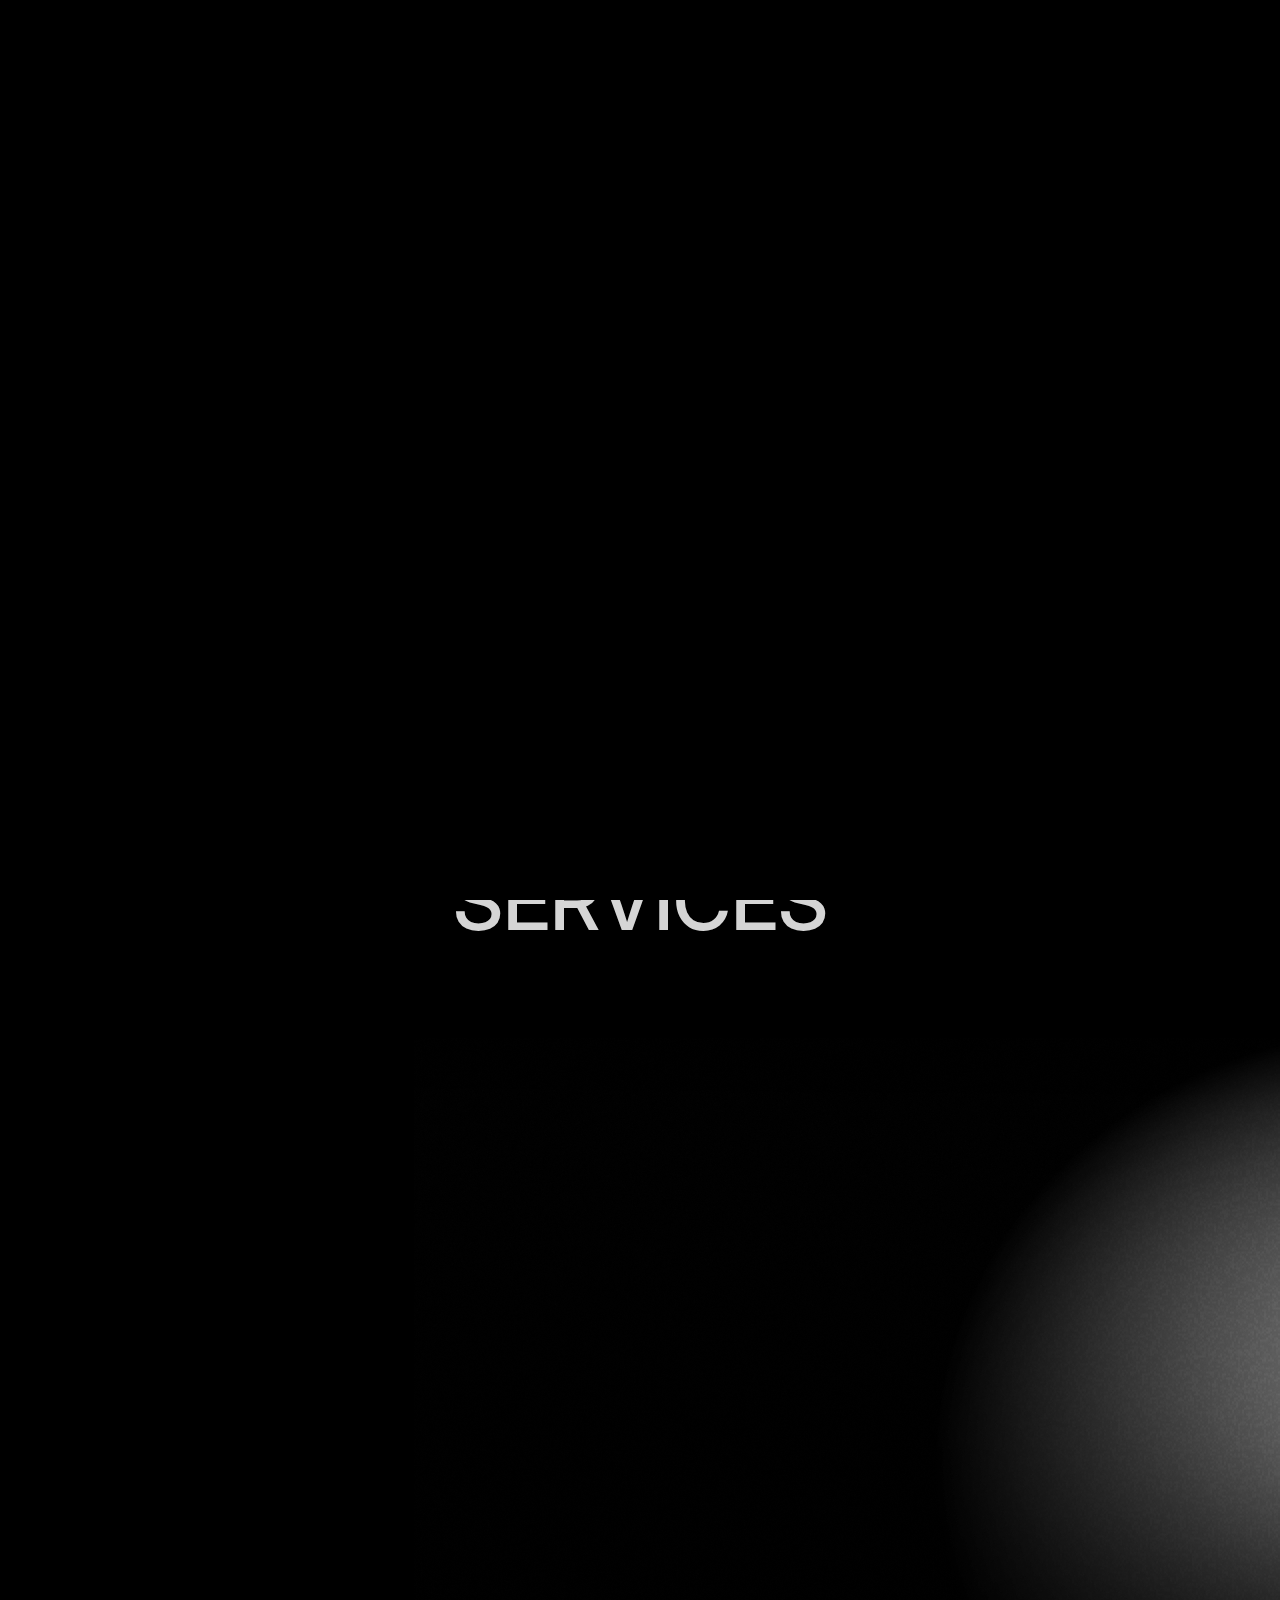
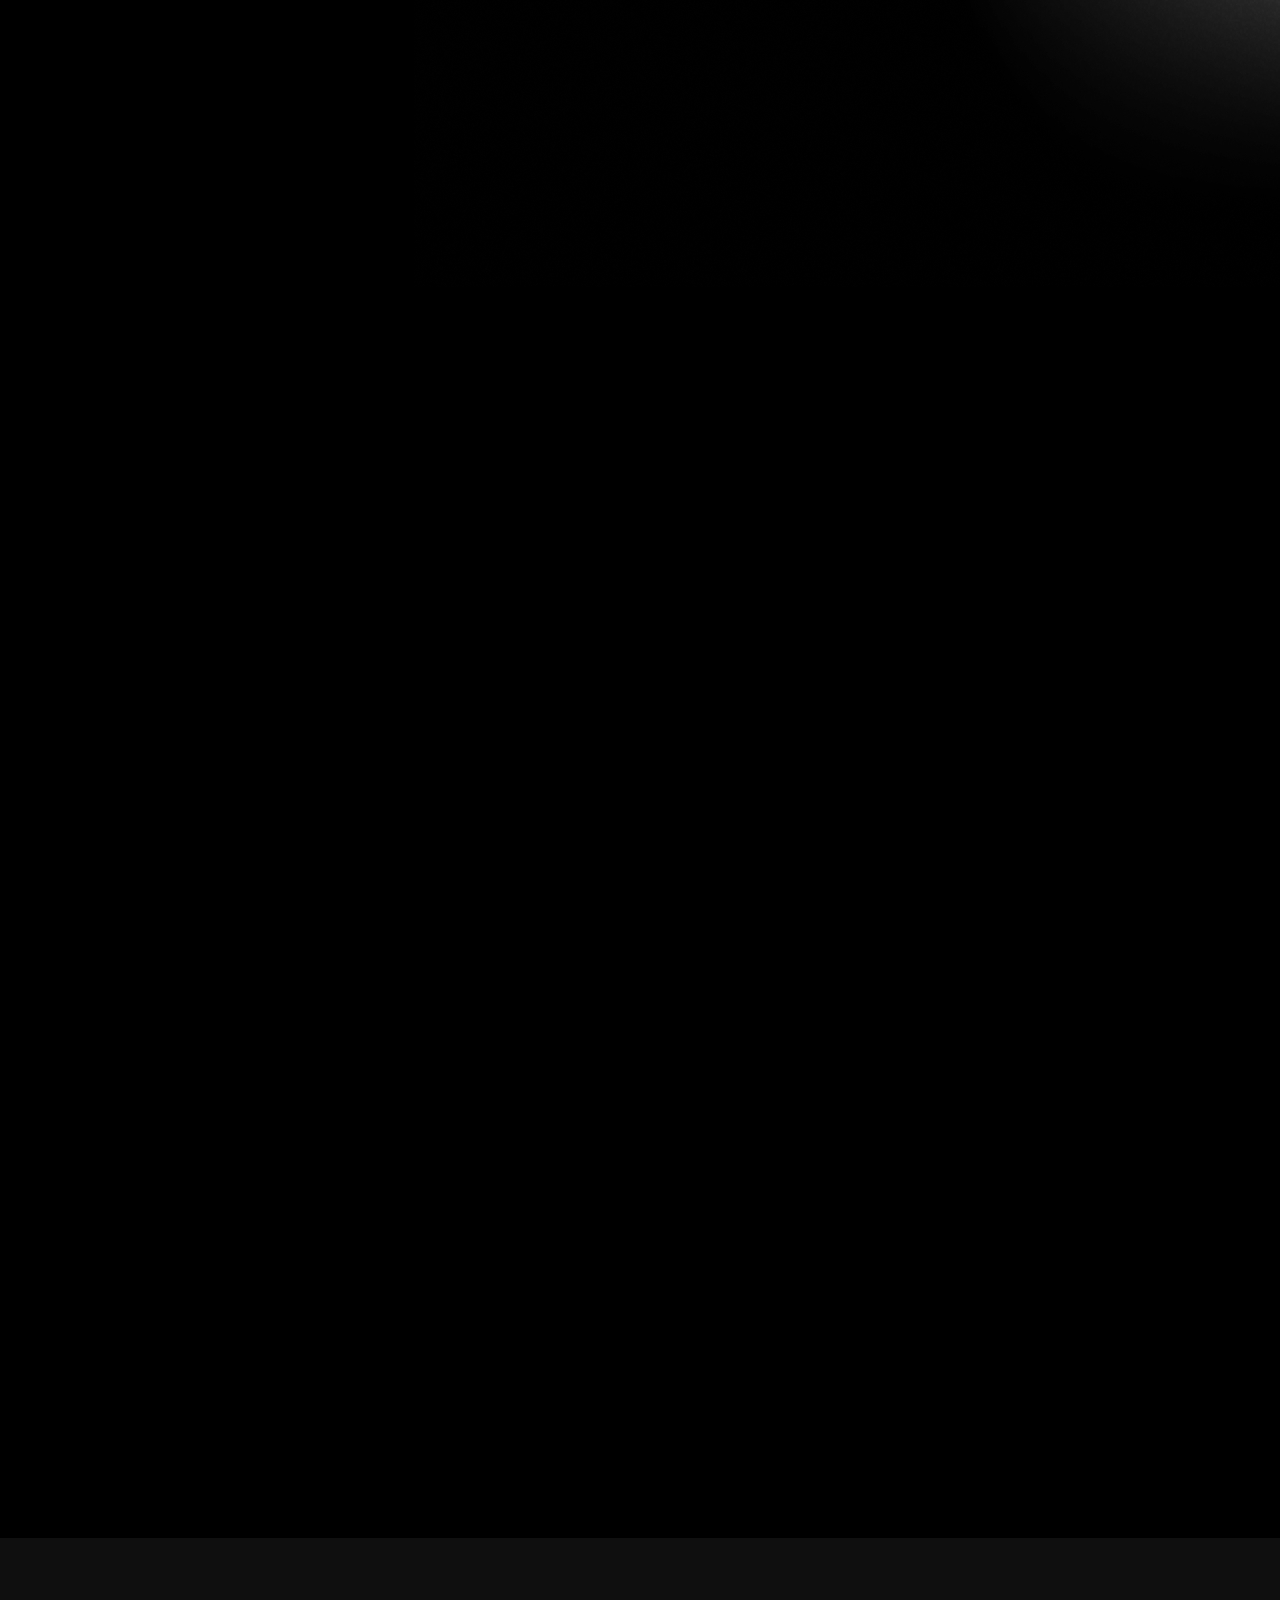
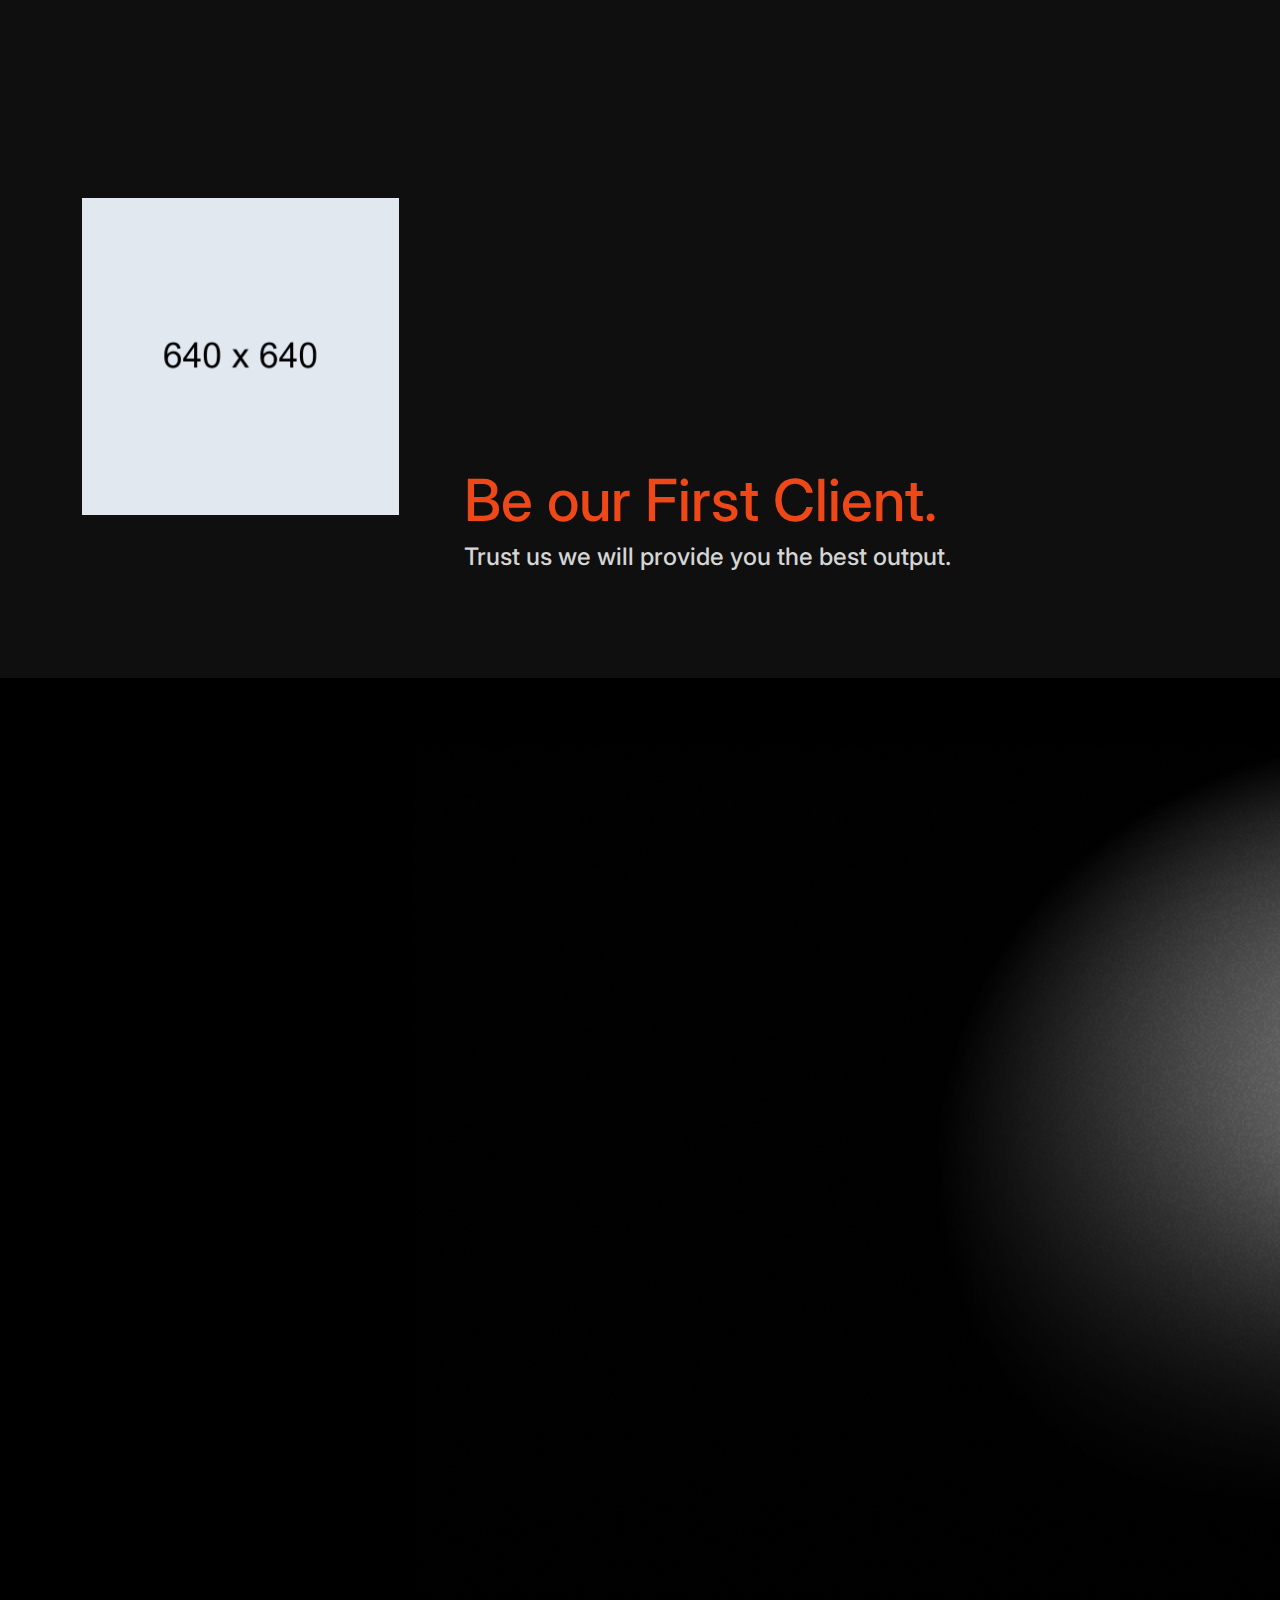
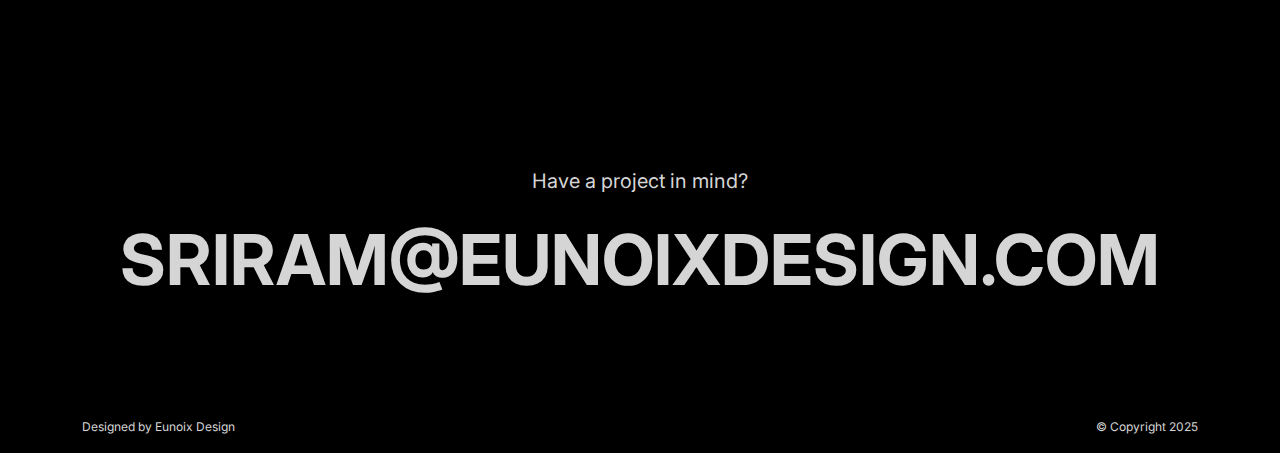
<file: index.html>
<!DOCTYPE html>
<html lang="en">

<head>
    <!-- META -->
    <meta charset="utf-8">
    <meta http-equiv="X-UA-Compatible" content="IE=edge">
    <meta name="viewport" content="width=device-width, initial-scale=1">
    <!-- PAGE TITLE -->
    <title>Eunoix</title>
    <link rel="icon" type="image/x-icon" href="assets/images/favicon.png">
    <!-- ALL GOOGLE FONTS -->
    <link rel="preconnect" href="https://fonts.googleapis.com">
    <link rel="preconnect" href="https://fonts.gstatic.com" crossorigin>
    <link href="https://fonts.googleapis.com/css2?family=Inter:ital,opsz,wght@0,14..32,100..900;1,14..32,100..900&family=Plus+Jakarta+Sans:ital,wght@0,200..800;1,200..800&display=swap" rel="stylesheet">
    <!-- BOOTSTRAP CSS -->
    <link rel="stylesheet" href="assets/css/bootstrap.min.css" />
    <!-- FONT AWESOME CSS -->
    <link rel="stylesheet" href="assets/css/font-awesome-pro.css" />
    <!-- FONT AWESOME CSS -->
    <link rel="stylesheet" href="assets/fonts/remixicon.css" />
    <!-- MAGNIFIC CSS -->
    <link rel="stylesheet" href="assets/css/magnific-popup.css">
    <!-- NICE SELECT CSS -->
    <link rel="stylesheet" href="assets/css/nice-select.min.css" />
    <!-- ANIMATE CSS -->
    <link rel="stylesheet" href="assets/css/animate.min.css" />
    <!-- MOBILE MENU CSS -->
    <link rel="stylesheet" href="assets/css/mobilemenu.css" />
    <link rel="stylesheet" href="assets/css/swiper-bundle.css" />
    <!-- SPACING CSS -->
    <link rel="stylesheet" href="assets/css/spacing.css" />
    <link rel="stylesheet" href="assets/css/blog.css" />
    <!-- MAIN STYLE CSS -->
    <link rel="stylesheet" href="assets/css/style.css" />
    <!-- RESPONSIVE CSS -->
    <link rel="stylesheet" href="assets/css/responsive.css">
    <!-- HTML5 shim and Respond.js IE8 support of HTML5 elements and media queries -->
    <!-- WARNING: Respond.js doesn't work if you view the page via file:// -->
    <!--[if lt IE 9]>
      <script src="https://oss.maxcdn.com/html5shiv/3.7.2/html5shiv.min.js"></script>
      <script src="https://oss.maxcdn.com/respond/1.4.2/respond.min.js"></script>
    <![endif]-->
</head>

<body>
    <!-- START PRELOADER AREA-->
    <div class="preloader">
        <svg viewbox="0 0 1000 1000" preserveaspectratio="none">
            <path id="preloaderSvg" d="M0,1005S175,995,500,995s500,5,500,5V0H0Z"></path>
        </svg>
        <div class="preloader-heading">
            <div class="load-text">
               <span>E</span>
                <span>u</span>
                <span>n</span>
                <span>o</span>
                <span>i</span>
                <span>x</span>
            </div>
        </div>
    </div>
    <!-- END PRELOADER AREA -->
    <!-- START SCROOL UP DESIGN AREA -->
    <div class="progress-wrap cursor-pointer">
        <i class="ri-arrow-up-s-line"></i>
        <svg class="progress-circle svg-content" width="100%" height="100%" viewBox="-1 -1 102 102">
            <path d="M50,1 a49,49 0 0,1 0,98 a49,49 0 0,1 0,-98" />
        </svg>
    </div>
    <!-- / END SCROOL UP DESIGN AREA -->
    <!-- START MAGIC CURSOR AND BALL AREA-->
    <div id="magic-cursor">
        <div id="ball"></div>
    </div>
    <!-- / END MAGIC CURSOR AND BALL AREA-->
    <!-- START MENU DESIGN AREA-->
    <header class="main-header">
        <div class="header-upper">
            <div class="container">
                <div class="header-inner">
                    <div class="row align-items-center">
                        <div class="col-xl-2 col-lg-2 col-md-6 col-6 col-sm-3">
                            <div class="logo-area">
                                <div class="logo">
                                    <a href="index.html"><img src="assets/images/logo.png" alt=""></a>
                                </div>
                            </div>
                        </div>
                        <div class="col-xl-10 col-lg-10 col-md-6 col-6 col-sm-9">
                            <div class="main-menu">
                                <nav id="mobile-menu">
                                    <ul class="onepage">
                                        <li><a href="index.html" class="linkstyle">Home</a></li>
                                        <li><a href="#services" class="linkstyle">services</a></li>
                                        <li><a href="#projects" class="linkstyle">Projects</a></li>
                                        <li><a href="#blog" class="linkstyle">Blog</a></li>
                                        <li><a href="#about" class="linkstyle">about</a></li>
                                        <li><a href="#contact" class="linkstyle">Contact</a></li>
                                    </ul>
                                </nav>
                            </div>
                            <div class="side-menu-icon d-lg-none text-end">
                                <a href="javascript:void(0)" class="info-toggle-btn f-right sidebar-toggle-btn"><i class="fal fa-bars"></i></a>
                            </div>
                        </div>
                    </div>
                </div>
            </div>
        </div>
    </header>
    <!-- // END MENU DESIGN AREA-->
    <!-- START MOBILE MENU DESIGN AREA-->
    <div class="sidebar__area">
        <div class="sidebar__wrapper">
            <div class="sidebar__close">
                <button class="sidebar__close-btn" id="sidebar__close-btn">
                    <i class="fal fa-times"></i>
                </button>
            </div>
            <div class="sidebar__content mt-50 mb-20">
                <div class="mobile-menu fix"></div>
            </div>
        </div>
    </div>
    <div class="body-overlay"></div>
    <!-- // END MOBILE MENU DESIGN AREA-->
    <!-- START HEADER DESIGN AREA -->
    <section id="home" class="main-hero-area">
        <div class="container">
            <div class="row">
                <div class="col-lg-12">
                    <!-- START HERO DESIGN AREA -->
                    <div class="hero-content wow fadeInUp text-center delay-0-2s">
                        <img src="assets/images/about/me.jpg" alt="">
                        <h2>Innovative Design & Digital Experience</h2>
                        <p>Eunoix Design empowers businesses with strategic branding and user-focused design. We create memorable identities and seamless digital experiences that elevate your brand presence and drive meaningful engagement.</p>
                        <a class="theme-btn" href="#contact">Get In touch</a>
                    </div>
                    <!-- / END HERO DESIGN AREA -->
                    <div class="company-list">
                        <div class="scroller" data-direction="left" data-speed="slow">
                            <div class="scroller__inner">
                                <!-- Place you client logos here -->
                            </div>
                        </div>
                    </div>
                </div>
            </div>
        </div>
    </section>
    <!-- / END HEADER DESIGN AREA -->
    <!-- START SERVICE DESIGN AREA -->
    <section id="services" class="services-area">
        <div class="container">
            <div class="row">
                <div class="col-xl-12 col-lg-12">
                    <div class="section-title section-black-title wow fadeInUp delay-0-2s">
                        <h2>Services</h2>
                    </div>
                </div>
            </div>
            <div class="row">
                <!-- START SINGLE SERVICE DESIGN AREA -->
                <div class="col-lg-8 col-md-7">
                    <div class="service-item wow fadeInUp delay-0-2s">
                        <i class="ri-arrow-right-up-line"></i>
                        <h5>01</h5>
                        <h4>Brand Identity Design</h4>
                        <p>Blend of strategic thinking and creative flair to craft a digital identity that resonates and captivates.kits you need to create a true website within minutes.</p>
                    </div>
                </div>
                <!-- / END SINGLE SERVICE DESIGN AREA -->
                <!-- START SINGLE SERVICE DESIGN AREA -->
                <div class="col-lg-4 col-md-5">
                    <div class="service-item wow fadeInUp delay-0-4s">
                        <i class="ri-arrow-right-up-line"></i>
                        <h5>02</h5>
                        <h4>Visual Design</h4>
                        <p>Blend of artistic intuition with strategic insight to craft a visual identity.</p>
                    </div>
                </div>
                <!-- / END SINGLE SERVICE DESIGN AREA -->
                <!-- START SINGLE SERVICE DESIGN AREA -->
                <div class="col-lg-4 col-md-5">
                    <div class="service-item wow fadeInUp delay-0-6s">
                        <i class="ri-arrow-right-up-line"></i>
                        <h5>03</h5>
                        <h4>UX Research</h4>
                        <p>Blend of functionality with aesthetics to create delightful experience.</p>
                    </div>
                </div>
                <!-- / END SINGLE SERVICE DESIGN AREA -->
                <!-- START SINGLE SERVICE DESIGN AREA -->
                <div class="col-lg-8 col-md-7">
                    <div class="service-item wow fadeInUp delay-0-8s">
                        <i class="ri-arrow-right-up-line"></i>
                        <h5>04</h5>
                        <h4>Graphic Design</h4>
                        <p>Eunoix Design delivers impactful graphic design solutions that strengthen brand identity and communication. We blend creativity with strategy to help businesses stand out with clarity and professionalism.</p>
                    </div>
                </div>
                <!-- / END SINGLE SERVICE DESIGN AREA -->
            </div>
        </div>
    </section>
    <!-- / END SERVICE DESIGN AREA -->
    <!-- START PORTFOLIO DESIGN AREA -->
    
    <!-- // END PORTFOLIO DESIGN AREA -->
    <!-- START TESTIMONIALS DESIGN AREA -->
    <section class="testimonials-area">
        <div class="container">
            <div class="row">
                <div class="col-xl-12 col-lg-12">
                    <div class="section-title section-black-title wow fadeInUp delay-0-2s">
                        <h2>Testinomials</h2>
                    </div>
                </div>
            </div>
            <div class="row">
                <div class="col-lg-6 col-md-6">
                    <!-- START SINGLE TESTIMONIALS DESIGN AREA -->
                    <div class="testimonial-item wow fadeInUp delay-0-2s">
                        <div class="text">
                            Financial planners help people to knowledge in about how to
                            invest and in save their moneye the most efficient way eve plan
                            ners help people tioniio know ledige in about how.
                        </div>
                        <div class="author">
                            <img src="assets/images/testimonials/author1.jpg" alt="Author" />
                        </div>
                        <div class="testi-des">
                            <h5>Zonathon Doe</h5>
                            <span>CEO & Founder X</span>
                        </div>
                    </div>
                    <!-- / END SINGLE TESTIMONIALS DESIGN AREA -->
                </div>
                <div class="col-lg-6 col-md-6">
                    <!-- START SINGLE TESTIMONIALS DESIGN AREA -->
                    <div class="testimonial-item wow fadeInUp delay-0-4s">
                        <div class="text">
                            Asian planners help people to knowledge in about how to
                            invest and in save their moneye the most efficient way eve plan
                            ners help people tioniio know ledige in about how.
                        </div>
                        <div class="author">
                            <img src="assets/images/testimonials/author2.jpg" alt="Author" />
                        </div>
                        <div class="testi-des">
                            <h5>Martin Smith</h5>
                            <span>CEO & Founder Google</span>
                        </div>
                    </div>
                    <!-- / END SINGLE TESTIMONIALS DESIGN AREA -->
                </div>
                <div class="col-lg-4 col-md-6">
                    <!-- START SINGLE TESTIMONIALS DESIGN AREA -->
                    <div class="testimonial-item wow fadeInUp delay-0-6s">
                        <div class="text">
                            Hello planners help people to knowledge in about how to
                            invest and in save their moneye the most efficient way eve plan
                            ners help people tioniio know ledige in about how.
                        </div>
                        <div class="author">
                            <img src="assets/images/testimonials/author3.jpg" alt="Author" />
                        </div>
                        <div class="testi-des">
                            <h5>Methail Dev</h5>
                            <span>Managing Director - Paydesk</span>
                        </div>
                    </div>
                    <!-- / END SINGLE TESTIMONIALS DESIGN AREA -->
                </div>
                <div class="col-lg-4 col-md-6">
                    <!-- START SINGLE TESTIMONIALS DESIGN AREA -->
                    <div class="testimonial-item wow fadeInUp delay-0-8s">
                        <div class="text">
                            Financial planners help people to knowledge in about how to
                            invest and in save their moneye the most efficient way eve plan
                            ners help people tioniio know ledige in about how.
                        </div>
                        <div class="author">
                            <img src="assets/images/testimonials/author4.jpg" alt="Author" />
                        </div>
                        <div class="testi-des">
                            <h5>Eliana tweet</h5>
                            <span>CEO & Founder Tesla</span>
                        </div>
                    </div>
                    <!-- / END SINGLE TESTIMONIALS DESIGN AREA -->
                </div>
                <div class="col-lg-4 col-md-6">
                    <!-- START SINGLE TESTIMONIALS DESIGN AREA -->
                    <div class="testimonial-item wow fadeInUp delay-0-9s">
                        <div class="text">
                            Yelp planners help people to knowledge in about how to
                            invest and in save their moneye the most efficient way eve plan
                            ners help people tioniio know ledige in about how.
                        </div>
                        <div class="author">
                            <img src="assets/images/testimonials/author5.jpg" alt="Author" />
                        </div>
                        <div class="testi-des">
                            <h5>Henry Clark</h5>
                            <span>Founder Oxyzen</span>
                        </div>
                    </div>
                    <!-- / END SINGLE TESTIMONIALS DESIGN AREA -->
                </div>
            </div>
        </div>
    </section>
    <!-- / END TESTIMONIALS DESIGN AREA -->
    <!-- START ABOUT DESIGN AREA -->
    <section id="about" class="about-area">
        <div class="container">
            <div class="row">
                <div class="col-xl-12 col-lg-12">
                    <div class="section-title section-white-title wow fadeInUp delay-0-2s">
                        <h2>About Us</h2>
                    </div>
                </div>
            </div>
            <div class="row">
                <!-- START ABOUT TEXT DESIGN AREA -->
                <div class="col-lg-4 col-sm-12 about-image">
                    <img src="assets/images/about/me.jpg" alt="">
                </div>
                <div class="col-lg-8 col-sm-12">
                    <div class="about-content-part wow fadeInUp delay-0-2s">
                        <p>Eunoix Design is a creative studio specializing in brand identity and digital design, dedicated to helping businesses build strong and memorable visual identities. With a focus on strategy, aesthetics, and user experience, we transform ideas into designs that engage, inspire, and deliver measurable impact.</p>
                    </div>
                    <div style="color: #ee4818;"><h1>Be our First Client.</h1></div>
                    <div><h4> Trust us we will provide you the best output.
                    </h4></div>
                </div>
                <!-- / END ABOUT TEXT DESIGN AREA -->
            </div>
        </div>
    </section>
    <!-- / END ABOUT DESIGN AREA -->
    <!-- START CONTACT DESIGN AREA -->
    <section id="contact" class="contact-area">
        <div class="container">
            <div class="row">
                <div class="col-xl-12 col-lg-12">
                    <div class="section-title section-black-title wow fadeInUp delay-0-2s">
                        <h2>Contact Us</h2>
                    </div>
                </div>
            </div>
            <div class="row">
                <div class="col-lg-6">
                    <div class="contact-content-part  wow fadeInUp delay-0-2s">
                        <img src="assets/images/about/me.jpg" alt="">
                        <p> Are you ready?</p>
                        <h2> Elevate Your Brand experience to the next level</h2>
                        <!-- START CONTACT SINGLEDESIGN AREA -->
                        <div class="single-contact wow fadeInUp" data-wow-delay=".6s">
                            <div class="about-social">
                                <ul>
                                    <li><a href=""><i class="ri-facebook-circle-fill"></i></a></li>
                                    <li><a href=""><i class="ri-twitter-x-line"></i></a></li>
                                    <li><a href=""><i class="ri-linkedin-fill"></i></a></li>
                                    <li><a href=""><i class="ri-github-line"></i></a></li>
                                </ul>
                            </div>
                        </div>
                        <!-- / END CONTACT SINGLEDESIGN AREA -->
                    </div>
                </div>
                <!-- START CONTACT FORM DESIGN AREA -->
                <div class="col-lg-6">
                    <div class="contact-form contact-form-area wow fadeInUp delay-0-4s">
                        <form id="contactForm" class="contact-form" action="#" method="post">
                            <div class="row">
                                <div class="col-md-6">
                                    <div class="form-group">
                                        <label for="name">Full Name</label>
                                        <input type="text" id="name" class="form-control" value="" placeholder="Name" required="" data-error="Please enter your Name" />
                                        <label for="name" class="for-icon"><i class="far fa-user"></i></label>
                                        <div class="help-block with-errors"></div>
                                    </div>
                                </div>
                                <div class="col-md-6">
                                    <div class="form-group">
                                        <label for="email">Email Address</label>
                                        <input type="email" id="email" class="form-control" value="" placeholder="Your Email Address" required="" data-error="Please enter your Email" />
                                        <label for="email" class="for-icon"><i class="far fa-envelope"></i></label>
                                        <div class="help-block with-errors"></div>
                                    </div>
                                </div>
                                <div class="col-md-12">
                                    <div class="form-group">
                                        <label for="name">Subject</label>
                                        <input type="text" id="subject" class="form-control" value="" placeholder="Your Subject" required="" data-error="Please enter your Name" />
                                        <label for="name" class="for-icon"><i class="far fa-user"></i></label>
                                        <div class="help-block with-errors"></div>
                                    </div>
                                </div>
                                <div class="col-md-12">
                                    <div class="form-group">
                                        <label for="message">Your Message</label>
                                        <textarea name="message" id="message" class="form-control" rows="4" placeholder="Write Your message" required="" data-error="Please Write your Message"></textarea>
                                        <div class="help-block with-errors"></div>
                                    </div>
                                </div>
                                <div class="col-md-12">
                                    <div class="form-group mb-0">
                                        <button type="submit" class="theme-btn">
                                            Send Us a Message <i class="ri-mail-line"></i>
                                        </button>
                                        <div id="msgSubmit" class="hidden"></div>
                                    </div>
                                </div>
                                <div class="col-md-12 text-center">
                                    <p class="input-success">We have received your mail, We will get back to you soon!</p>
                                    <p class="input-error">Sorry, Message could not send! Please try again.</p>
                                </div>
                            </div>
                        </form>
                    </div>
                </div>
                <!-- / END CONTACT FORM DESIGN AREA -->
            </div>
        </div>
    </section>
    <!-- / END CONTACT DESIGN AREA -->
    <!-- START FOOTER DESIGN AREA -->
    <footer class="main-footer">
        <div class="container">
            <div class="row">
                <div class="col-lg-12">
                    <div class="footer-top">
                        <p> Have a project in mind?</p>
                        <h2><a href="mailto:Sriram@eunoixdesign.com">Sriram@eunoixdesign.com</a></h2>
                    </div>
                </div>
            </div>
            <div class="row">
                <div class="col-lg-6 col-sm-6">
                    <p class="copy-left-text">Designed by <a href="https://eunoixdesign.com">Eunoix Design</a></p>
                </div>
                <div class="col-lg-6 col-sm-6">
                    <p class="copy-right-text">&copy; Copyright 2025</p>
                </div>
            </div>
        </div>
    </footer>
    <!-- / END FOOTER DESIGN AREA -->
    <!-- JQUERY JS -->
    <script src="assets/js/jquery-3.6.0.min.js"></script>
    <!-- BOOTSTRAP JS-->
    <script src="assets/js/bootstrap.min.js"></script>
    <!-- APPEAR JS -->
    <script src="assets/js/appear.min.js"></script>
    <!-- MAGNIFICANT JS -->
    <script src="assets/js/jquery.magnific-popup.min.js"></script>
    <!-- MOBILE MENU JS-->
    <script src="assets/js/mobilemenu.js"></script>
    <!-- GSAP AND LOCOMOTIV JS-->
    <script src="assets/js/gsap.min.js"></script>
    <script src="assets/js/ScrollTrigger.min.js"></script>
    <script src="assets/js/lenis.js"></script>
    <!-- SWIPPER JS-->
    <script src="assets/js/swiper-bundle.js"></script>
    <!-- NICE SELECT JS-->
    <script src="assets/js/jquery.nice-select.min.js"></script>
    <!-- IMAGE LOADER JS-->
    <script src="assets/js/imagesloaded.pkgd.min.js"></script>
    <!-- ISOTOPE JS-->
    <script src="assets/js/isotope.pkgd.min.js"></script>
    <!--  WOW ANIMATION JS-->
    <script src="assets/js/wow.min.js"></script>
    <!-- SCRIPT JS-->
    <script src="assets/js/script.js"></script>
</body>

</html>
</file>
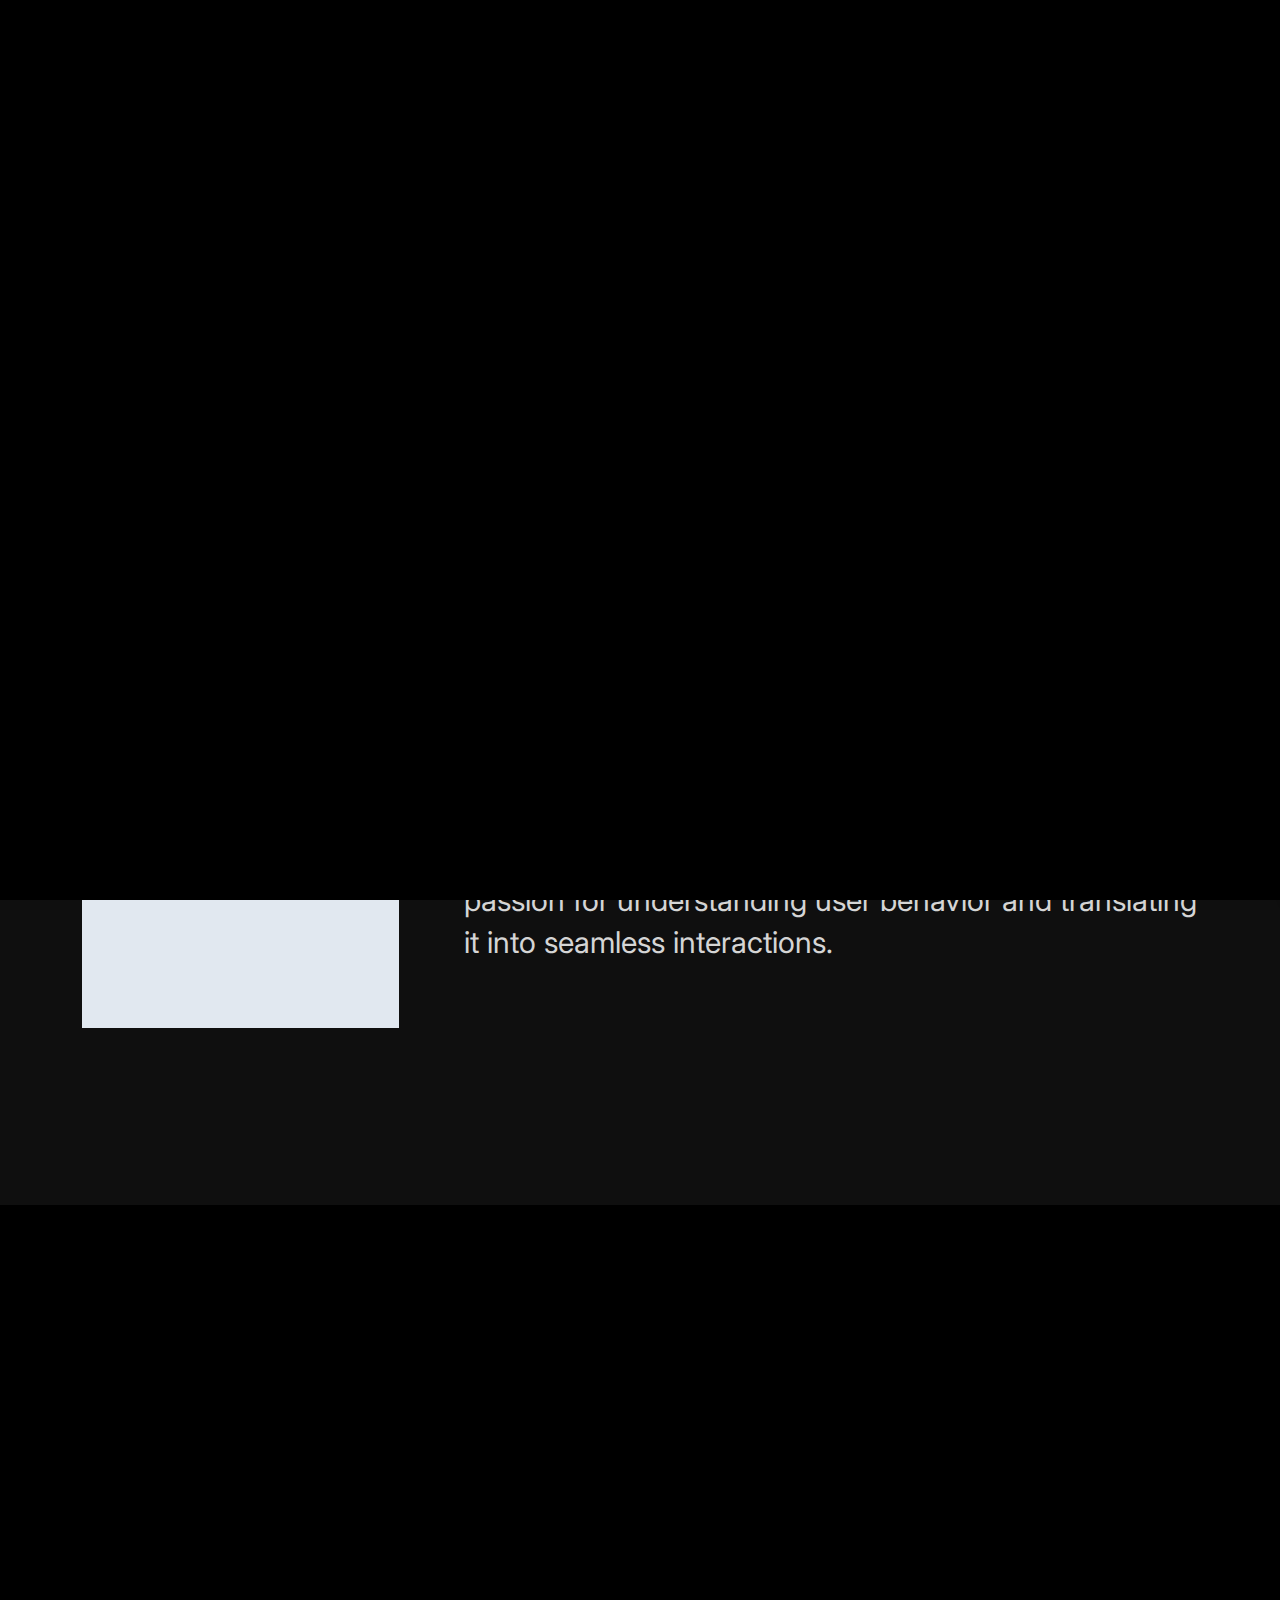
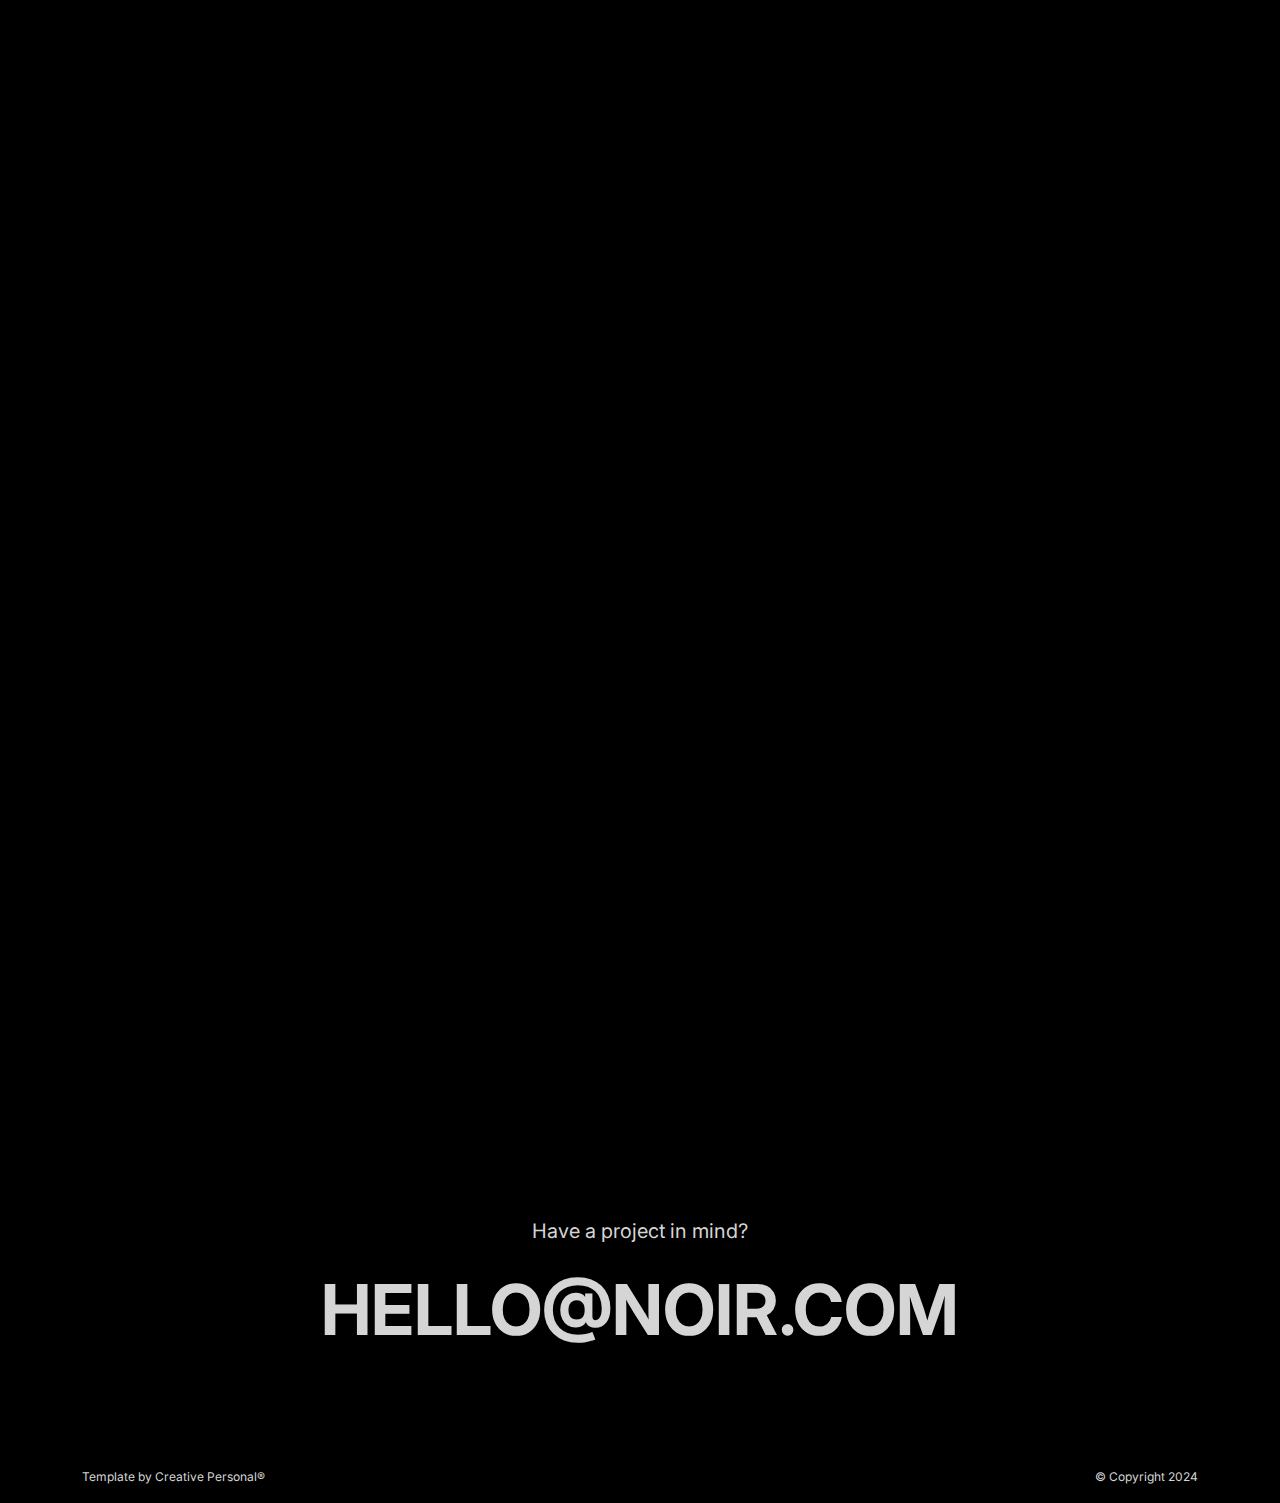
<file: about.html>
<!DOCTYPE html>
<html lang="en">

<head>
    <!-- META -->
    <meta charset="utf-8">
    <meta http-equiv="X-UA-Compatible" content="IE=edge">
    <meta name="viewport" content="width=device-width, initial-scale=1">
    <meta name="description" content="Noir - Modern Portfolio Template">
    <meta name="keywords" content="personal, portfolio new, html, one page, bootstrap, new html template, design, creative, onepage, clean, modern">
    <meta name="author" content="Tanvir Hossain">
    <!-- PAGE TITLE -->
    <title>Noir - Modern Portfolio Template</title>
    <link rel="icon" type="image/x-icon" href="assets/images/favicon.png">
    <!-- ALL GOOGLE FONTS -->
    <link rel="preconnect" href="https://fonts.googleapis.com">
    <link rel="preconnect" href="https://fonts.gstatic.com" crossorigin>
    <link href="https://fonts.googleapis.com/css2?family=Inter:ital,opsz,wght@0,14..32,100..900;1,14..32,100..900&family=Plus+Jakarta+Sans:ital,wght@0,200..800;1,200..800&display=swap" rel="stylesheet">
    <!-- BOOTSTRAP CSS -->
    <link rel="stylesheet" href="assets/css/bootstrap.min.css" />
    <!-- FONT AWESOME CSS -->
    <link rel="stylesheet" href="assets/css/font-awesome-pro.css" />
    <!-- FONT AWESOME CSS -->
    <link rel="stylesheet" href="assets/fonts/remixicon.css" />
    <!-- MAGNIFIC CSS -->
    <link rel="stylesheet" href="assets/css/magnific-popup.css">
    <!-- NICE SELECT CSS -->
    <link rel="stylesheet" href="assets/css/nice-select.min.css" />
    <!-- ANIMATE CSS -->
    <link rel="stylesheet" href="assets/css/animate.min.css" />
    <!-- MOBILE MENU CSS -->
    <link rel="stylesheet" href="assets/css/mobilemenu.css" />
    <!-- SPACING CSS -->
    <link rel="stylesheet" href="assets/css/spacing.css" />
    <link rel="stylesheet" href="assets/css/blog.css" />
    <!-- MAIN STYLE CSS -->
    <link rel="stylesheet" href="assets/css/style.css" />
    <!-- RESPONSIVE CSS -->
    <link rel="stylesheet" href="assets/css/responsive.css">
    <!-- HTML5 shim and Respond.js IE8 support of HTML5 elements and media queries -->
    <!-- WARNING: Respond.js doesn't work if you view the page via file:// -->
    <!--[if lt IE 9]>
      <script src="https://oss.maxcdn.com/html5shiv/3.7.2/html5shiv.min.js"></script>
      <script src="https://oss.maxcdn.com/respond/1.4.2/respond.min.js"></script>
    <![endif]-->
</head>

<body>
    <!-- START PRELOADER AREA-->
    <div class="preloader">
        <svg viewbox="0 0 1000 1000" preserveaspectratio="none">
            <path id="preloaderSvg" d="M0,1005S175,995,500,995s500,5,500,5V0H0Z"></path>
        </svg>
        <div class="preloader-heading">
            <div class="load-text">
                <span>L</span>
                <span>o</span>
                <span>a</span>
                <span>d</span>
                <span>i</span>
                <span>n</span>
                <span>g</span>
            </div>
        </div>
    </div>
    <!-- END PRELOADER AREA -->
    <!-- START SCROOL UP DESIGN AREA -->
    <div class="progress-wrap cursor-pointer">
        <i class="ri-arrow-up-s-line"></i>
        <svg class="progress-circle svg-content" width="100%" height="100%" viewBox="-1 -1 102 102">
            <path d="M50,1 a49,49 0 0,1 0,98 a49,49 0 0,1 0,-98" />
        </svg>
    </div>
    <!-- / END SCROOL UP DESIGN AREA -->
    <!-- START MAGIC CURSOR AND BALL AREA-->
    <div id="magic-cursor">
        <div id="ball"></div>
    </div>
    <!-- / END MAGIC CURSOR AND BALL AREA-->
    <!-- START MENU DESIGN AREA-->
    <header class="main-header">
        <div class="header-upper">
            <div class="container">
                <div class="header-inner">
                    <div class="row align-items-center">
                        <div class="col-xl-2 col-lg-2 col-md-6 col-6 col-sm-3">
                            <div class="logo-area">
                                <div class="logo">
                                    <a href="index.html"><img src="assets/images/logo.png" alt=""></a>
                                </div>
                            </div>
                        </div>
                        <div class="col-xl-10 col-lg-10 col-md-6 col-6 col-sm-9">
                            <div class="main-menu">
                                <nav id="mobile-menu">
                                    <ul class="onepage">
                                        <li class="has-dropdown"><a href="index.html" class="linkstyle">Home</a>
                                            <ul class="sub-menu">
                                                <li><a href="index-onepage.html">Onepage Version</a></li>
                                                <li><a href="index.html">Multipage Version</a></li>
                                            </ul>
                                        </li>
                                        <li><a href="service.html" class="linkstyle">services</a></li>
                                        <li class="has-dropdown"><a href="projects.html" class="linkstyle">Projects</a>
                                            <ul class="sub-menu">
                                                <li><a href="two-column.html">Two Column</a></li>
                                                <li><a href="three-column.html">Three Column</a></li>
                                                <li><a href="single-project.html">Single Projects</a></li>
                                            </ul>
                                        </li>
                                        <li><a href="about.html" class="linkstyle">about</a></li>
                                        <li><a href="contact.html" class="linkstyle">Contact</a></li>
                                        <li class="has-dropdown"><a href="#" class="linkstyle">Pages</a>
                                            <ul class="sub-menu">
                                                <li><a href="blog.html">Blog</a></li>
                                                <li><a href="blog-details.html">Single Blog</a></li>
                                                <li><a href="terms.html">Terms & Conditions</a></li>
                                                <li><a href="privacy.html">Privacy Policy</a></li>
                                                <li><a href="404.html">404</a></li>
                                            </ul>
                                        </li>
                                    </ul>
                                </nav>
                            </div>
                            <div class="side-menu-icon d-lg-none text-end">
                                <a href="javascript:void(0)" class="info-toggle-btn f-right sidebar-toggle-btn"><i class="fal fa-bars"></i></a>
                            </div>
                        </div>
                    </div>
                </div>
            </div>
        </div>
    </header>
    <!-- // END MENU DESIGN AREA-->
    <!-- START MOBILE MENU DESIGN AREA-->
    <div class="sidebar__area">
        <div class="sidebar__wrapper">
            <div class="sidebar__close">
                <button class="sidebar__close-btn" id="sidebar__close-btn">
                    <i class="fal fa-times"></i>
                </button>
            </div>
            <div class="sidebar__content mt-50 mb-20">
                <div class="mobile-menu fix"></div>
            </div>
        </div>
    </div>
    <div class="body-overlay"></div>
    <!-- // END MOBILE MENU DESIGN AREA-->
    <!-- START SINGLE PAGE DESIGN AREA -->
    <section class="single-page-hero-area">
        <div class="container">
            <div class="row align-items-center text-center">
                <div class="col-lg-12">
                    <h2>About Me</h2>
                    <div class="breadcrumb__list">
                        <span><a href="#">Home</a></span>
                        <span class="dvdr"><i class="fa-regular fa-angle-right"></i></span>
                        <span>About</span>
                    </div>
                </div>
            </div>
        </div>
    </section>
    <!-- // END SINGLE PAGE DESIGN AREA -->
    <!-- START ABOUT DESIGN AREA -->
    <section id="about" class="about-area">
        <div class="container">
            <div class="row">
                <div class="col-xl-12 col-lg-12">
                    <div class="section-title section-white-title wow fadeInUp delay-0-2s">
                        <h2>About Me</h2>
                    </div>
                </div>
            </div>
            <div class="row">
                <!-- START ABOUT TEXT DESIGN AREA -->
                <div class="col-lg-4 col-sm-12 about-image">
                    <img src="assets/images/about/me2.jpg" alt="">
                </div>
                <div class="col-lg-8 col-sm-12">
                    <div class="about-content-part wow fadeInUp delay-0-2s">
                        <p>I’m Noir Enna, a seasoned UX designer with over 8 years of experience in crafting intuitive and engaging digital experiences. My journey began with a background in graphic design, where I discovered my passion for understanding user behavior and translating it into seamless interactions.</p>
                    </div>
                    <!-- START COUNTER DESIGN AREA -->
                    <div class="hero-counter-area d-flex justify-content-between wow fadeInUp delay-0-4s">
                        <div class="counter-item counter-text-wrap">
                            <span class="count-text plus" data-speed="3000" data-stop="8">0</span>
                            <span class="counter-title">Years Of Experience</span>
                        </div>
                        <div class="counter-item counter-text-wrap">
                            <span class="count-text k-plus" data-speed="3000" data-stop="1">0</span>
                            <span class="counter-title">Complete Projects</span>
                        </div>
                        <div class="counter-item counter-text-wrap">
                            <span class="count-text percent" data-speed="3000" data-stop="90">0</span>
                            <span class="counter-title">Client Satisfactions</span>
                        </div>
                    </div>
                    <!-- / END COUNTER DESIGN AREA -->
                </div>
                <!-- / END ABOUT TEXT DESIGN AREA -->
            </div>
        </div>
    </section>
    <!-- / END ABOUT DESIGN AREA -->
    <!-- START RESUME EXPERIENCE DESIGN AREA -->
    <div class="resume-area" id="resume">
        <div class="container">
            <div class="row">
                <div class="col-xl-6 col-md-6">
                    <div class="resume-wrapper wow fadeInUp delay-0-2s">
                        <!-- START SINGLE EXPERIENCE DESIGN AREA -->
                        <div class="resume-box">
                            <span class="resume-date">2020 - Present</span>
                            <h2>Web Developer & Business Partner (Full-Time)</h2>
                            <span>@ Envato Marketplace</span>
                            <p>Consectetur adipiscing elit, sed do eiusmod tempor incididunt ut labore et dolore magna aliqua. Ut enim ad minim veniam, quis nostrud exercitation ullamco laboris nisi ut aliquip ex ea commodo consequat.</p>
                        </div>
                        <!-- / END SINGLE EXPERIENCE DESIGN AREA -->
                        <!-- START SINGLE EXPERIENCE DESIGN AREA -->
                        <div class="resume-box">
                            <span class="resume-date">2018 - 2020</span>
                            <h2>CEO & Founder</h2>
                            <span>@ Thememaster LTD</span>
                            <p>Consectetur adipiscing elit, sed do eiusmod tempor incididunt ut labore et dolore magna aliqua. Ut enim ad minim veniam, quis nostrud exercitation ullamco laboris nisi ut aliquip ex ea commodo consequat.</p>
                        </div>
                        <!-- / END SINGLE EXPERIENCE DESIGN AREA -->
                        <!-- START SINGLE EXPERIENCE DESIGN AREA -->
                        <div class="resume-box">
                            <span class="resume-date">2012 - 2028</span>
                            <h2>Senior Designer</h2>
                            <span>@ Google</span>
                            <p>Consectetur adipiscing elit, sed do eiusmod tempor incididunt ut labore et dolore magna aliqua. Ut enim ad minim veniam, quis nostrud exercitation ullamco laboris nisi ut aliquip ex ea commodo consequat.</p>
                        </div>
                        <!-- / END SINGLE EXPERIENCE DESIGN AREA -->
                    </div>
                </div>
                <div class="col-xl-6 col-md-6">
                    <div class="resume-wrapper wow fadeInUp delay-0-4s">
                        <!-- START SINGLE EDUCATION DESIGN AREA -->
                        <div class="resume-box">
                            <span class="resume-date">2020 - Present</span>
                            <h2>Bachelor Degree of Science</h2>
                            <span>@ University of London</span>
                            <p>Consectetur adipiscing elit, sed do eiusmod tempor incididunt ut labore et dolore magna aliqua. Ut enim ad minim veniam, quis nostrud exercitation ullamco laboris nisi ut aliquip ex ea commodo consequat.</p>
                        </div>
                        <!-- / END SINGLE EDUCATION DESIGN AREA -->
                        <!-- START SINGLE EDUCATION DESIGN AREA -->
                        <div class="resume-box">
                            <span class="resume-date">2018 - 2020</span>
                            <h2>Master Degree of Design</h2>
                            <span>@ Envato Education</span>
                            <p>Consectetur adipiscing elit, sed do eiusmod tempor incididunt ut labore et dolore magna aliqua. Ut enim ad minim veniam, quis nostrud exercitation ullamco laboris nisi ut aliquip ex ea commodo consequat.</p>
                        </div>
                        <!-- / END SINGLE EDUCATION DESIGN AREA -->
                        <!-- START SINGLE EDUCATION DESIGN AREA -->
                        <div class="resume-box">
                            <span class="resume-date">2015 - 2018</span>
                            <h2>Degree Of UI & UX</h2>
                            <span>@ University of world</span>
                            <p>Consectetur adipiscing elit, sed do eiusmod tempor incididunt ut labore et dolore magna aliqua. Ut enim ad minim veniam, quis nostrud exercitation ullamco laboris nisi ut aliquip ex ea commodo consequat.</p>
                        </div>
                        <!-- / END SINGLE EDUCATION DESIGN AREA -->
                    </div>
                </div>
            </div>
        </div>
    </div>
    <!-- / END RESUME EXPERIENCE DESIGN AREA -->
    <!-- START FOOTER DESIGN AREA -->
    <footer class="main-footer">
        <div class="container">
            <div class="row">
                <div class="col-lg-12">
                    <div class="footer-top">
                        <p> Have a project in mind?</p>
                        <h2><a href="mailto:hello@websitename.com">Hello@noir.com</a></h2>
                    </div>
                </div>
            </div>
            <div class="row">
                <div class="col-lg-6 col-sm-6">
                    <p class="copy-left-text">Template by <a href="https://themeforest.net/user/creativepersonal/portfolio">Creative Personal®</a></p>
                </div>
                <div class="col-lg-6 col-sm-6">
                    <p class="copy-right-text">&copy; Copyright 2024</p>
                </div>
            </div>
        </div>
    </footer>
    <!-- / END FOOTER DESIGN AREA -->
    <!-- JQUERY JS -->
    <script src="assets/js/jquery-3.6.0.min.js"></script>
    <!-- BOOTSTRAP JS-->
    <script src="assets/js/bootstrap.min.js"></script>
    <!-- APPEAR JS -->
    <script src="assets/js/appear.min.js"></script>
    <!-- MAGNIFICANT JS -->
    <script src="assets/js/jquery.magnific-popup.min.js"></script>
    <!-- MOBILE MENU JS-->
    <script src="assets/js/mobilemenu.js"></script>
    <!-- GSAP AND LOCOMOTIV JS-->
    <script src="assets/js/gsap.min.js"></script>
    <script src="assets/js/ScrollTrigger.min.js"></script>
    <script src="assets/js/lenis.js"></script>
    <!-- SWIPPER JS-->
    <script src="assets/js/swiper-bundle.js"></script>
    <!-- NICE SELECT JS-->
    <script src="assets/js/jquery.nice-select.min.js"></script>
    <!-- IMAGE LOADER JS-->
    <script src="assets/js/imagesloaded.pkgd.min.js"></script>
    <!-- ISOTOPE JS-->
    <script src="assets/js/isotope.pkgd.min.js"></script>
    <!--  WOW ANIMATION JS-->
    <script src="assets/js/wow.min.js"></script>
    <!-- SCRIPT JS-->
    <script src="assets/js/script.js"></script>
</body>

</html>
</file>
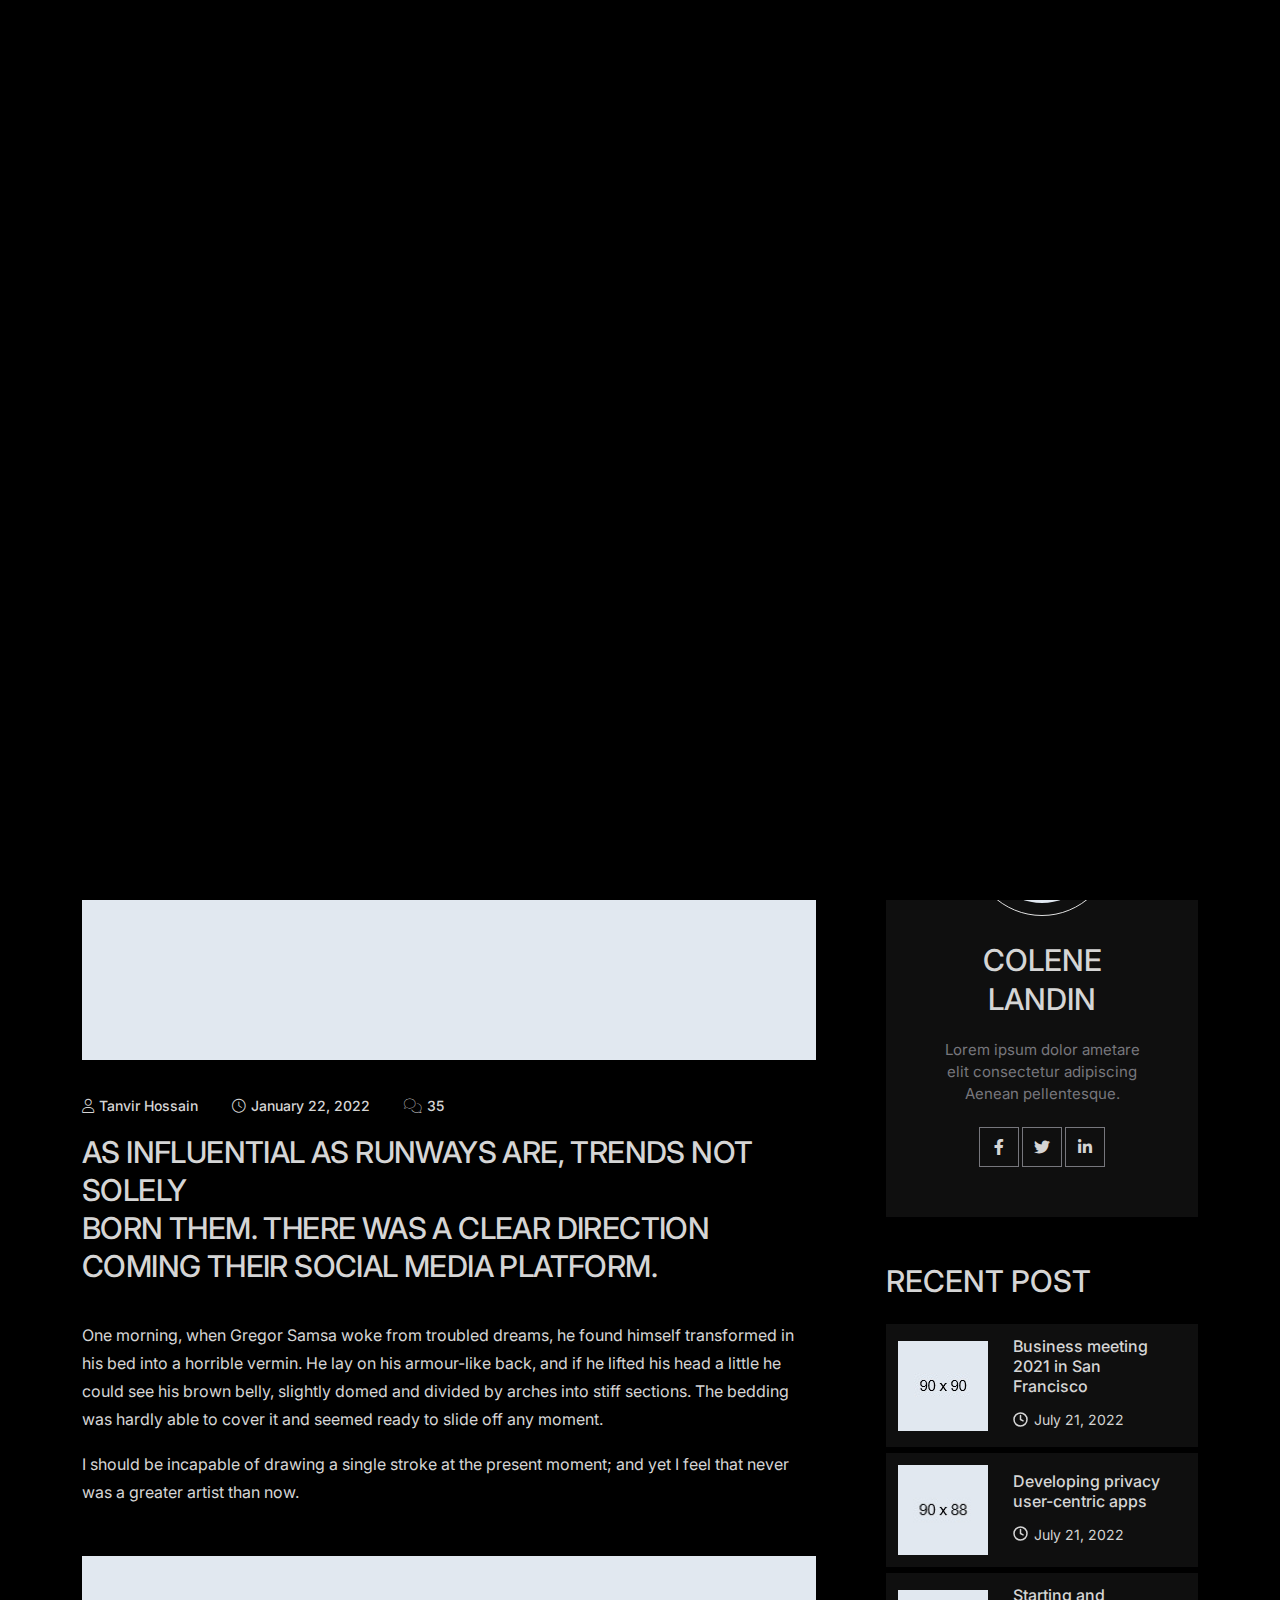
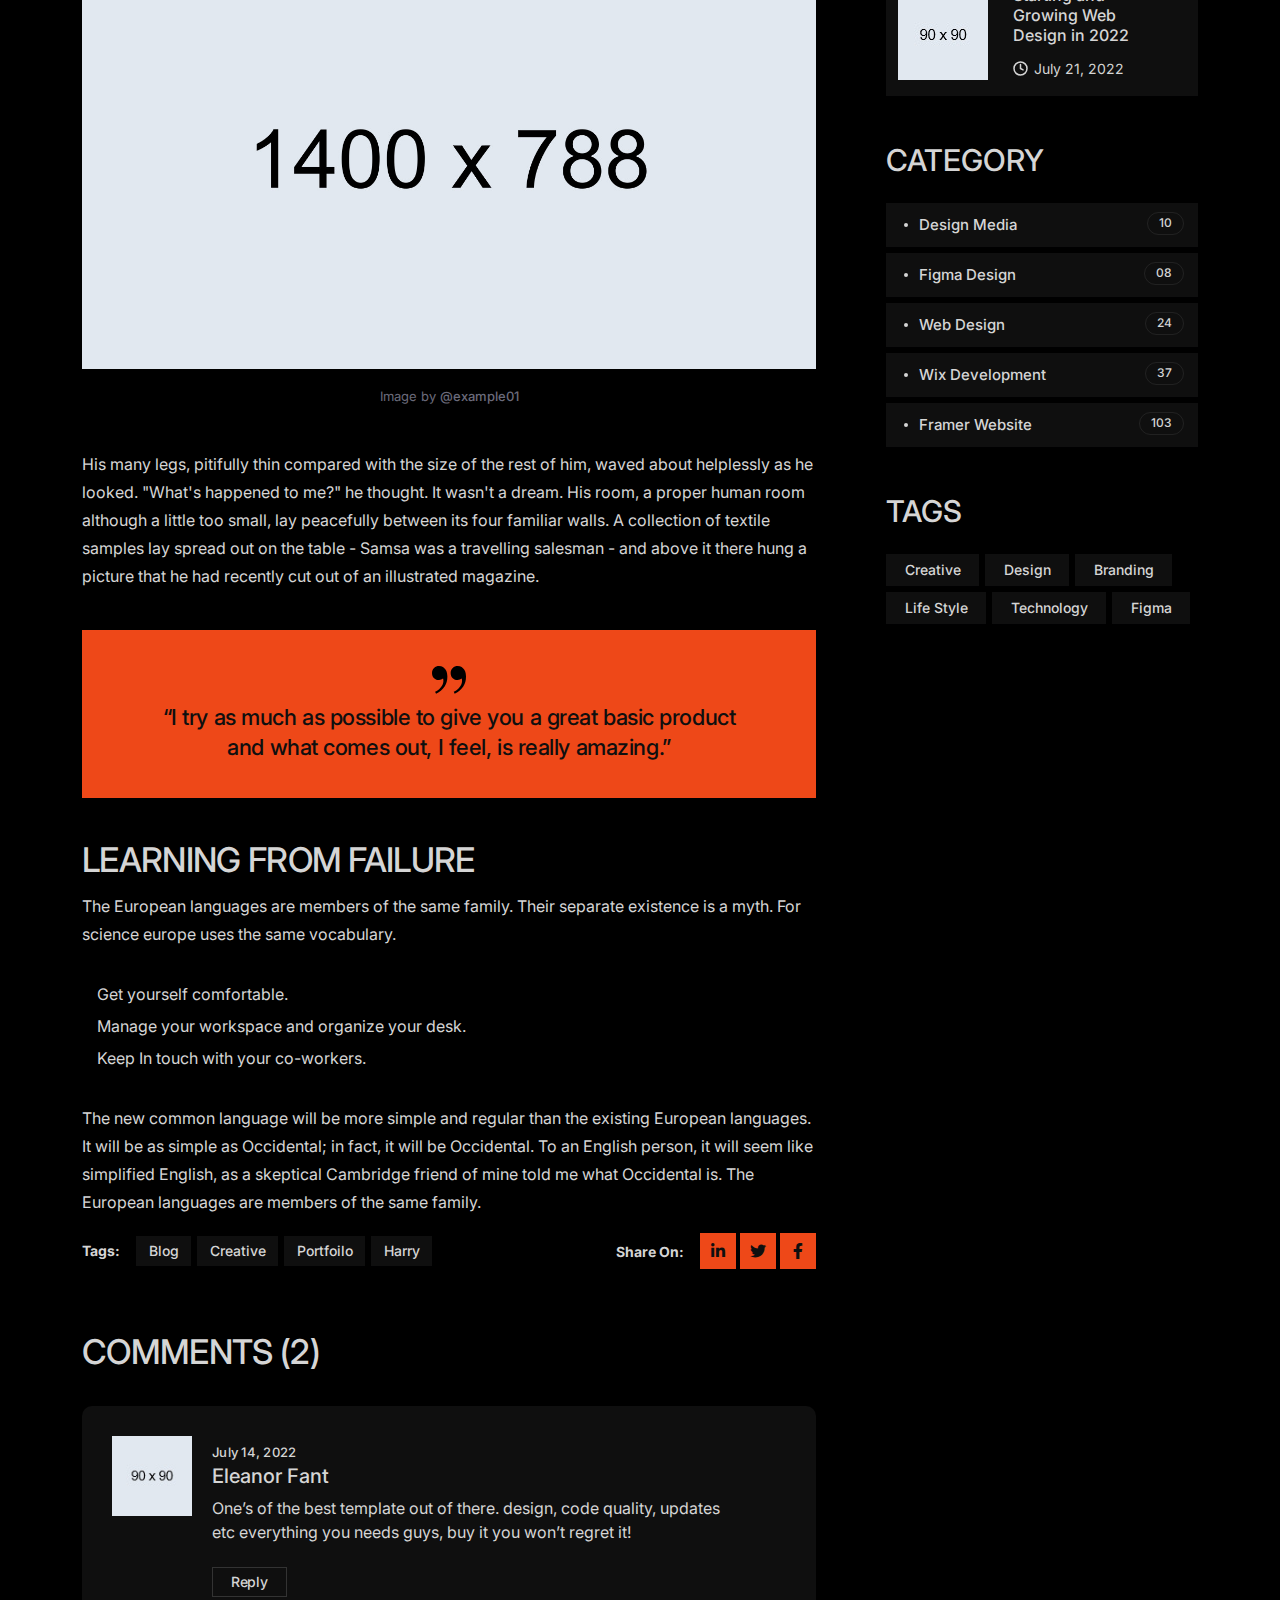
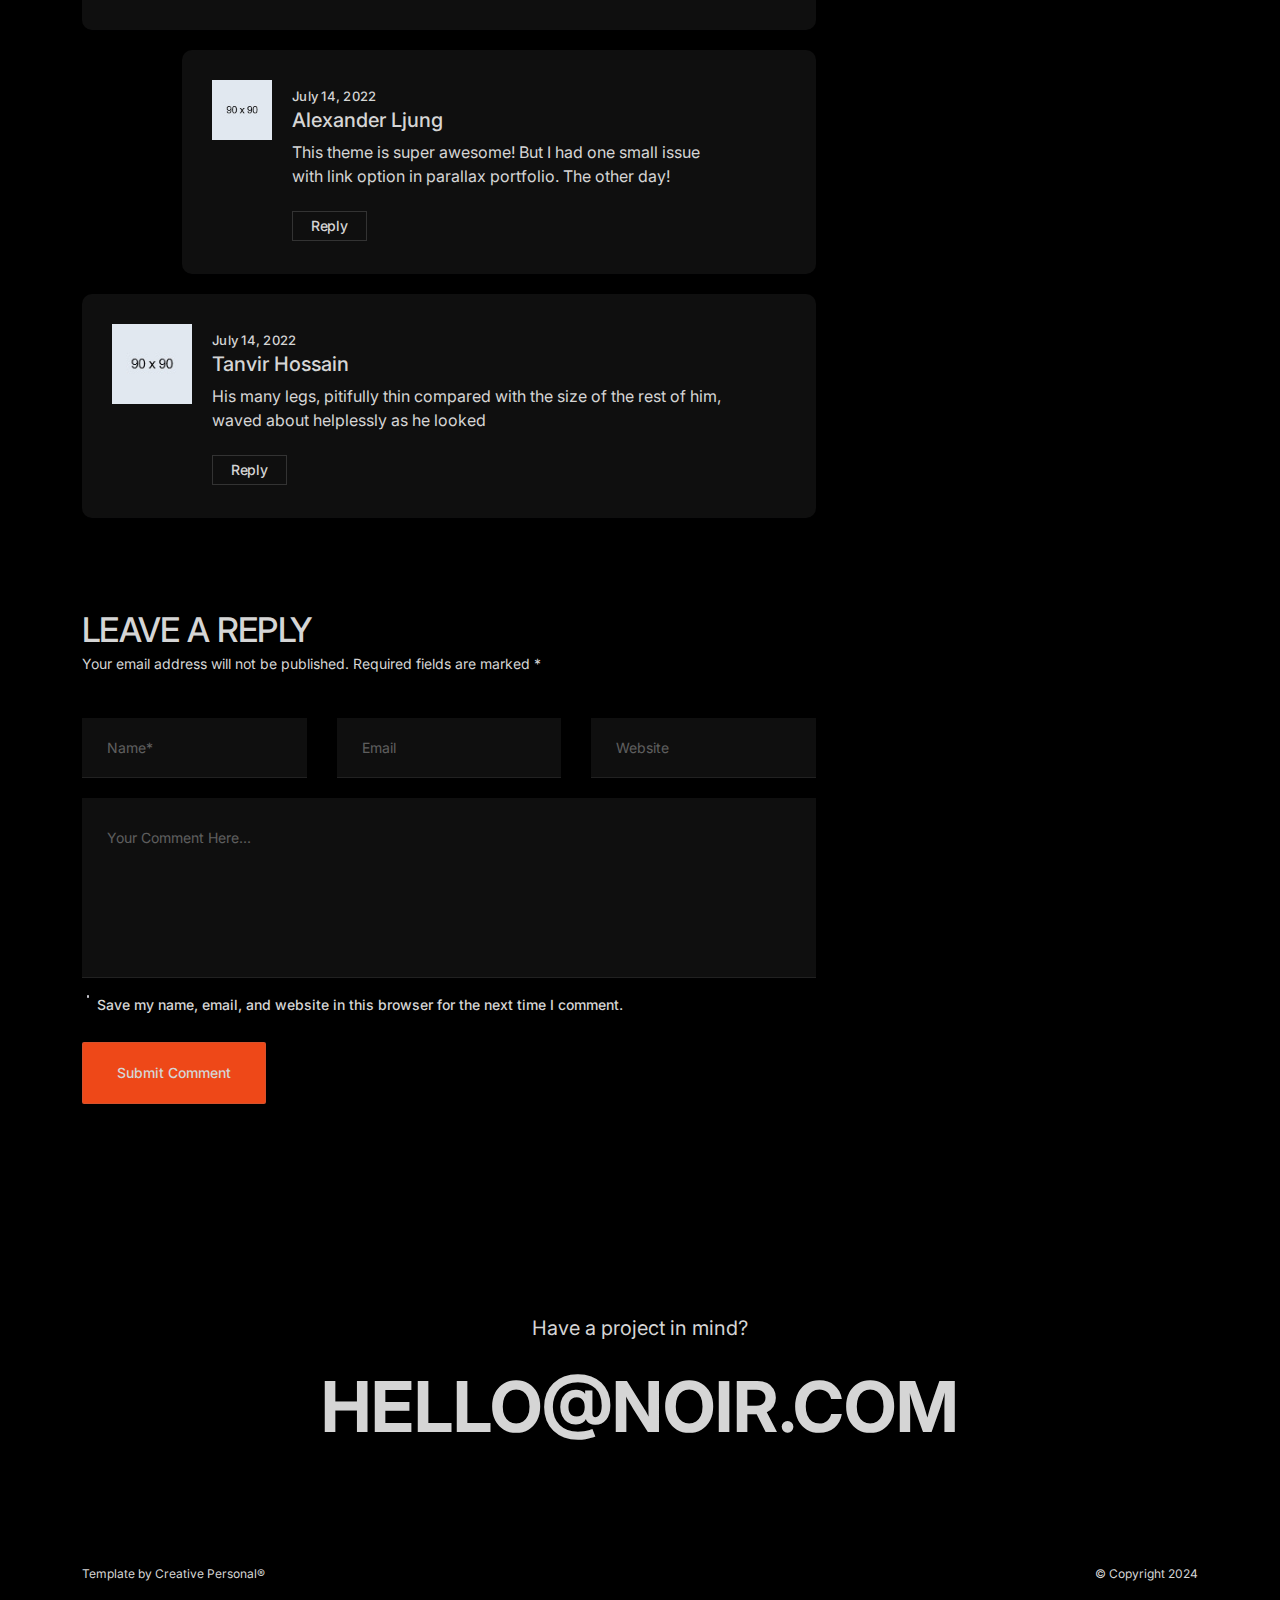
<file: blog-details.html>
<!DOCTYPE html>
<html lang="en">

<head>
    <!-- META -->
    <meta charset="utf-8">
    <meta http-equiv="X-UA-Compatible" content="IE=edge">
    <meta name="viewport" content="width=device-width, initial-scale=1">
    <meta name="description" content="Noir - Modern Portfolio Template">
    <meta name="keywords" content="personal, portfolio new, html, one page, bootstrap, new html template, design, creative, onepage, clean, modern">
    <meta name="author" content="Tanvir Hossain">
    <!-- PAGE TITLE -->
    <title>Noir - Modern Portfolio Template</title>
    <link rel="icon" type="image/x-icon" href="assets/images/favicon.png">
    <!-- ALL GOOGLE FONTS -->
    <link rel="preconnect" href="https://fonts.googleapis.com">
    <link rel="preconnect" href="https://fonts.gstatic.com" crossorigin>
    <link href="https://fonts.googleapis.com/css2?family=Inter:ital,opsz,wght@0,14..32,100..900;1,14..32,100..900&family=Plus+Jakarta+Sans:ital,wght@0,200..800;1,200..800&display=swap" rel="stylesheet">
    <!-- BOOTSTRAP CSS -->
    <link rel="stylesheet" href="assets/css/bootstrap.min.css" />
    <!-- FONT AWESOME CSS -->
    <link rel="stylesheet" href="assets/css/font-awesome-pro.css" />
    <!-- FONT AWESOME CSS -->
    <link rel="stylesheet" href="assets/fonts/remixicon.css" />
    <!-- MAGNIFIC CSS -->
    <link rel="stylesheet" href="assets/css/magnific-popup.css">
    <!-- NICE SELECT CSS -->
    <link rel="stylesheet" href="assets/css/nice-select.min.css" />
    <!-- ANIMATE CSS -->
    <link rel="stylesheet" href="assets/css/animate.min.css" />
    <!-- MOBILE MENU CSS -->
    <link rel="stylesheet" href="assets/css/mobilemenu.css" />
    <link rel="stylesheet" href="assets/css/swiper-bundle.css" />
    <!-- SPACING CSS -->
    <link rel="stylesheet" href="assets/css/spacing.css" />
    <link rel="stylesheet" href="assets/css/blog.css" />
    <!-- MAIN STYLE CSS -->
    <link rel="stylesheet" href="assets/css/style.css" />
    <!-- RESPONSIVE CSS -->
    <link rel="stylesheet" href="assets/css/responsive.css">
    <!-- HTML5 shim and Respond.js IE8 support of HTML5 elements and media queries -->
    <!-- WARNING: Respond.js doesn't work if you view the page via file:// -->
    <!--[if lt IE 9]>
      <script src="https://oss.maxcdn.com/html5shiv/3.7.2/html5shiv.min.js"></script>
      <script src="https://oss.maxcdn.com/respond/1.4.2/respond.min.js"></script>
    <![endif]-->
</head>

<body>
    <!-- START PRELOADER AREA-->
    <div class="preloader">
        <svg viewbox="0 0 1000 1000" preserveaspectratio="none">
            <path id="preloaderSvg" d="M0,1005S175,995,500,995s500,5,500,5V0H0Z"></path>
        </svg>
        <div class="preloader-heading">
            <div class="load-text">
                <span>L</span>
                <span>o</span>
                <span>a</span>
                <span>d</span>
                <span>i</span>
                <span>n</span>
                <span>g</span>
            </div>
        </div>
    </div>
    <!-- END PRELOADER AREA -->
    <!-- START SCROOL UP DESIGN AREA -->
    <div class="progress-wrap cursor-pointer">
        <i class="ri-arrow-up-s-line"></i>
        <svg class="progress-circle svg-content" width="100%" height="100%" viewBox="-1 -1 102 102">
            <path d="M50,1 a49,49 0 0,1 0,98 a49,49 0 0,1 0,-98" />
        </svg>
    </div>
    <!-- / END SCROOL UP DESIGN AREA -->
    <!-- START MAGIC CURSOR AND BALL AREA-->
    <div id="magic-cursor">
        <div id="ball"></div>
    </div>
    <!-- / END MAGIC CURSOR AND BALL AREA-->
    <!-- START MENU DESIGN AREA-->
    <header class="main-header">
        <div class="header-upper">
            <div class="container">
                <div class="header-inner">
                    <div class="row align-items-center">
                        <div class="col-xl-2 col-lg-2 col-md-6 col-6 col-sm-3">
                            <div class="logo-area">
                                <div class="logo">
                                    <a href="index.html"><img src="assets/images/logo.png" alt=""></a>
                                </div>
                            </div>
                        </div>
                        <div class="col-xl-10 col-lg-10 col-md-6 col-6 col-sm-9">
                            <div class="main-menu">
                                <nav id="mobile-menu">
                                    <ul class="onepage">
                                        <li class="has-dropdown"><a href="index.html" class="linkstyle">Home</a>
                                            <ul class="sub-menu">
                                                <li><a href="index-onepage.html">Onepage Version</a></li>
                                                <li><a href="index.html">Multipage Version</a></li>
                                            </ul>
                                        </li>
                                        <li><a href="service.html" class="linkstyle">services</a></li>
                                        <li class="has-dropdown"><a href="projects.html" class="linkstyle">Projects</a>
                                            <ul class="sub-menu">
                                                <li><a href="two-column.html">Two Column</a></li>
                                                <li><a href="three-column.html">Three Column</a></li>
                                                <li><a href="single-project.html">Single Projects</a></li>
                                            </ul>
                                        </li>
                                        <li><a href="about.html" class="linkstyle">about</a></li>
                                        <li><a href="contact.html" class="linkstyle">Contact</a></li>
                                        <li class="has-dropdown"><a href="#" class="linkstyle">Pages</a>
                                            <ul class="sub-menu">
                                                <li><a href="blog.html">Blog</a></li>
                                                <li><a href="blog-details.html">Single Blog</a></li>
                                                <li><a href="terms.html">Terms & Conditions</a></li>
                                                <li><a href="privacy.html">Privacy Policy</a></li>
                                                <li><a href="404.html">404</a></li>
                                            </ul>
                                        </li>
                                    </ul>
                                </nav>
                            </div>
                            <div class="side-menu-icon d-lg-none text-end">
                                <a href="javascript:void(0)" class="info-toggle-btn f-right sidebar-toggle-btn"><i class="fal fa-bars"></i></a>
                            </div>
                        </div>
                    </div>
                </div>
            </div>
        </div>
    </header>
    <!-- // END MENU DESIGN AREA-->
    <!-- START MOBILE MENU DESIGN AREA-->
    <div class="sidebar__area">
        <div class="sidebar__wrapper">
            <div class="sidebar__close">
                <button class="sidebar__close-btn" id="sidebar__close-btn">
                    <i class="fal fa-times"></i>
                </button>
            </div>
            <div class="sidebar__content mt-50 mb-20">
                <div class="mobile-menu fix"></div>
            </div>
        </div>
    </div>
    <div class="body-overlay"></div>
    <!-- // END MOBILE MENU DESIGN AREA-->
    <!-- START SINGLE PAGE DESIGN AREA -->
    <section class="single-page-hero-area">
        <div class="container">
            <div class="row align-items-center text-center">
                <div class="col-lg-12">
                    <h2>Create a Landing Page That Performs Great</h2>
                    <div class="breadcrumb__list">
                        <span><a href="#">Home</a></span>
                        <span class="dvdr"><i class="fa-regular fa-angle-right"></i></span>
                        <span>Blog</span>
                        <span class="dvdr"><i class="fa-regular fa-angle-right"></i></span>
                        <span>Create a Landing Page That Performs Great</span>
                    </div>
                </div>
            </div>
        </div>
    </section>
    <!-- // END SINGLE PAGE DESIGN AREA -->
    <!-- postbox details area start -->
    <section class="postbox__area">
        <div class="container">
            <div class="row">
                <div class="col-xxl-12">
                    <div class="postbox__wrappers">
                        <div class="postbox__mains">
                            <div class="row">
                                <div class="col-lg-8">
                                    <div class="postbox__main-wrapper">
                                        <div class="postbox__thumb w-img mb-30">
                                            <a href="blog-details.html">
                                                <img src="assets/images/blog/blog2.jpg" alt="">
                                            </a>
                                        </div>
                                        <div class="postbox__meta">
                                            <span>
                                                <a href=""><i class="fa-light fa-user"></i>Tanvir Hossain</a>
                                            </span>
                                            <span>
                                                <a href=""><i class="fa-light fa-clock"></i>January 22, 2022</a>
                                            </span>
                                            <span>
                                                <a href=""><i class="fa-sharp fa-thin fa-comments"></i>35</a>
                                            </span>
                                        </div>
                                        <div class="postbox__details-content-wrapper">
                                            <h3 class="postbox__details-title">As influential as runways are, trends not solely <br> born them. There was a clear direction coming their social media platform.</h3>
                                            <p>One morning, when Gregor Samsa woke from troubled dreams, he found himself transformed in his bed into a horrible vermin. He lay on his armour-like back, and if he lifted his head a little he could see his brown belly, slightly domed and divided by arches into stiff sections. The bedding was hardly able to cover it and seemed ready to slide off any moment.</p>
                                            <p>I should be incapable of drawing a single stroke at the present moment; and yet I feel that never was a greater artist than now.</p>
                                            <div class="postbox__img m-img mt-50 mb-45">
                                                <img src="assets/images/blog/blog1.jpg" alt="">
                                                <h5 class="postbox__img-caption">Image by <a href="#">@example01</a></h5>
                                            </div>
                                            <p>His many legs, pitifully thin compared with the size of the rest of him, waved about helplessly as he looked. "What's happened to me?" he thought. It wasn't a dream. His room, a proper human room although a little too small, lay peacefully between its four familiar walls. A collection of textile samples lay spread out on the table - Samsa was a travelling salesman - and above it there hung a picture that he had recently cut out of an illustrated magazine.</p>
                                            <div class="postbox__quote">
                                                <blockquote>
                                                    <div class="postbox__quote-icon">
                                                        <span>
                                                            <svg width="34" height="28" viewBox="0 0 34 28" fill="none" xmlns="http://www.w3.org/2000/svg">
                                                                <path d="M25.6645 0C27.2731 0 28.5892 0.329033 29.6129 0.987098C30.6366 1.64516 31.4774 2.48602 32.1355 3.50968C32.9398 4.67957 33.4516 5.95915 33.671 7.34839C33.8903 8.73764 34 9.87097 34 10.7484C34 14.3312 33.086 17.585 31.2581 20.5097C29.4301 23.4344 26.5785 25.8108 22.7032 27.6387L21.7161 25.6645C23.9828 24.714 25.9204 23.2151 27.529 21.1677C29.2108 19.1204 30.0516 17.0366 30.0516 14.9161C30.0516 14.0387 29.9419 13.271 29.7226 12.6129C28.5527 13.5634 27.2 14.0387 25.6645 14.0387C23.7634 14.0387 22.1183 13.4172 20.729 12.1742C19.3398 10.9312 18.6452 9.21291 18.6452 7.01936C18.6452 4.97205 19.3398 3.29033 20.729 1.9742C22.1183 0.658065 23.7634 0 25.6645 0ZM7.01936 0C8.62796 0 9.94409 0.329033 10.9677 0.987098C11.9914 1.64516 12.8323 2.48602 13.4903 3.50968C14.2946 4.67957 14.8065 5.95915 15.0258 7.34839C15.2452 8.73764 15.3548 9.87097 15.3548 10.7484C15.3548 14.3312 14.4409 17.585 12.6129 20.5097C10.7849 23.4344 7.93333 25.8108 4.05806 27.6387L3.07097 25.6645C5.33763 24.714 7.27527 23.2151 8.88387 21.1677C10.5656 19.1204 11.4065 17.0366 11.4065 14.9161C11.4065 14.0387 11.2968 13.271 11.0774 12.6129C9.90753 13.5634 8.55484 14.0387 7.01936 14.0387C5.11828 14.0387 3.47312 13.4172 2.08387 12.1742C0.694624 10.9312 0 9.21291 0 7.01936C0 4.97205 0.694624 3.29033 2.08387 1.9742C3.47312 0.658065 5.11828 0 7.01936 0Z" fill="currentColor" />
                                                            </svg>
                                                        </span>
                                                    </div>
                                                    <p>“I try as much as possible to give you a great basic product and what comes out, I feel, is really amazing.”</p>
                                                </blockquote>
                                            </div>
                                            <div class="postbox__features">
                                                <h4 class="postbox__features-title">Learning from failure</h4>
                                                <p>The European languages are members of the same family. Their separate existence is a myth. For science europe uses the same vocabulary. </p>
                                                <ul>
                                                    <li>Get yourself comfortable.</li>
                                                    <li>Manage your workspace and organize your desk.</li>
                                                    <li>Keep In touch with your co-workers.</li>
                                                </ul>
                                            </div>
                                            <p>The new common language will be more simple and regular than the existing European languages. It will be as simple as Occidental; in fact, it will be Occidental. To an English person, it will seem like simplified English, as a skeptical Cambridge friend of mine told me what Occidental is. The European languages are members of the same family.</p>
                                        </div>
                                        <div class="postbox__share-wrapper mb-60">
                                            <div class="row align-items-center">
                                                <div class="col-xl-7">
                                                    <div class="tagcloud tagcloud-sm">
                                                        <span>Tags:</span>
                                                        <a href="#">Blog</a>
                                                        <a href="#">Creative</a>
                                                        <a href="#">Portfoilo</a>
                                                        <a href="#">Harry</a>
                                                    </div>
                                                </div>
                                                <div class="col-xl-5">
                                                    <div class="postbox__share text-xl-end">
                                                        <span>Share On:</span>
                                                        <a href="#"><i class="fa-brands fa-linkedin-in"></i></a>
                                                        <a href="#"><i class="fab fa-twitter"></i></a>
                                                        <a href="#"><i class="fab fa-facebook-f"></i></a>
                                                    </div>
                                                </div>
                                            </div>
                                        </div>
                                        <div class="postbox__comment-wrapper">
                                            <div class="postbox__comment mb-95">
                                                <h3 class="postbox__comment-title">Comments (2)</h3>
                                                <ul>
                                                    <li>
                                                        <div class="postbox__comment-box d-sm-flex align-items-start">
                                                            <div class="postbox__comment-info">
                                                                <div class="postbox__comment-avater">
                                                                    <img src="assets/images/avatar/01.jpg" alt="">
                                                                </div>
                                                            </div>
                                                            <div class="postbox__comment-text ">
                                                                <div class="postbox__comment-name">
                                                                    <span class="post-meta"> July 14, 2022</span>
                                                                    <h5><a href="#">Eleanor Fant</a></h5>
                                                                </div>
                                                                <p>One’s of the best template out of there. design, code quality, updates etc everything you needs guys, buy it you won’t regret it!</p>
                                                                <div class="postbox__comment-reply">
                                                                    <a href="#">Reply</a>
                                                                </div>
                                                            </div>
                                                        </div>
                                                        <ul class="children">
                                                            <li>
                                                                <div class="postbox__comment-box d-sm-flex align-items-start">
                                                                    <div class="postbox__comment-info">
                                                                        <div class="postbox__comment-avater">
                                                                            <img src="assets/images/avatar/02.jpg" alt="">
                                                                        </div>
                                                                    </div>
                                                                    <div class="postbox__comment-text ">
                                                                        <div class="postbox__comment-name">
                                                                            <span class="post-meta"> July 14, 2022</span>
                                                                            <h5><a href="#">Alexander Ljung</a></h5>
                                                                        </div>
                                                                        <p>This theme is super awesome! But I had one small issue with link option in parallax portfolio. The other day! </p>
                                                                        <div class="postbox__comment-reply">
                                                                            <a href="#">Reply</a>
                                                                        </div>
                                                                    </div>
                                                                </div>
                                                            </li>
                                                        </ul>
                                                    </li>
                                                    <li>
                                                        <div class="postbox__comment-box d-sm-flex align-items-start">
                                                            <div class="postbox__comment-info">
                                                                <div class="postbox__comment-avater">
                                                                    <img src="assets/images/avatar/01.jpg" alt="">
                                                                </div>
                                                            </div>
                                                            <div class="postbox__comment-text ">
                                                                <div class="postbox__comment-name">
                                                                    <span class="post-meta"> July 14, 2022</span>
                                                                    <h5><a href="#">Tanvir Hossain</a></h5>
                                                                </div>
                                                                <p>His many legs, pitifully thin compared with the size of the rest of him, waved about helplessly as he looked</p>
                                                                <div class="postbox__comment-reply">
                                                                    <a href="#">Reply</a>
                                                                </div>
                                                            </div>
                                                        </div>
                                                    </li>
                                                </ul>
                                            </div>
                                            <div class="postbox__comment-form">
                                                <h3 class="postbox__comment-form-title">Leave A Reply</h3>
                                                <p>Your email address will not be published. Required fields are marked *</p>
                                                <form action="#">
                                                    <div class="row">
                                                        <div class="col-xxl-4 col-xl-4 col-lg-6 col-md-6">
                                                            <div class="postbox__comment-input">
                                                                <input type="text" placeholder="Name*">
                                                            </div>
                                                        </div>
                                                        <div class="col-xxl-4 col-xl-4 col-lg-6 col-md-6">
                                                            <div class="postbox__comment-input">
                                                                <input type="email" placeholder="Email">
                                                            </div>
                                                        </div>
                                                        <div class="col-xxl-4 col-xl-4 col-lg-12">
                                                            <div class="postbox__comment-input">
                                                                <input type="text" placeholder="Website">
                                                            </div>
                                                        </div>
                                                        <div class="col-xxl-12">
                                                            <div class="postbox__comment-input">
                                                                <textarea placeholder="Your Comment Here..."></textarea>
                                                            </div>
                                                        </div>
                                                        <div class="col-xxl-12">
                                                            <div class="postbox__comment-agree d-flex align-items-start mb-25">
                                                                <input class="e-check-input" type="checkbox" id="e-agree">
                                                                <label class="e-check-label" for="e-agree">Save my name, email, and website in this browser for the next time I comment.</label>
                                                            </div>
                                                        </div>
                                                        <div class="col-xxl-12">
                                                            <div class="postbox__comment-btn">
                                                                <button type="submit" class="theme-btn">Submit Comment</button>
                                                            </div>
                                                        </div>
                                                    </div>
                                                </form>
                                            </div>
                                        </div>
                                    </div>
                                </div>
                                <div class="col-xxl-4 col-lg-4">
                                    <div class="blog_sidebar__wrapper pl-40">
                                        <div class="sidebar__widget mb-20">
                                            <div class="sidebar__widget-content">
                                                <div class="sidebar__search">
                                                    <form action="#">
                                                        <div class="sidebar__search-input">
                                                            <input type="text" placeholder="Enter your keywords...">
                                                            <button type="submit">
                                                                <svg width="20" height="20" viewBox="0 0 20 20" fill="none" xmlns="http://www.w3.org/2000/svg">
                                                                    <path d="M9.55 18.1C14.272 18.1 18.1 14.272 18.1 9.55C18.1 4.82797 14.272 1 9.55 1C4.82797 1 1 4.82797 1 9.55C1 14.272 4.82797 18.1 9.55 18.1Z" stroke="currentColor" stroke-width="1.5" stroke-linecap="round" stroke-linejoin="round" />
                                                                    <path d="M19.0002 19.0002L17.2002 17.2002" stroke="currentColor" stroke-width="1.5" stroke-linecap="round" stroke-linejoin="round" />
                                                                </svg>
                                                            </button>
                                                        </div>
                                                    </form>
                                                </div>
                                            </div>
                                        </div>
                                        <div class="sidebar__widget mb-45">
                                            <div class="sidebar__widget-content">
                                                <div class="sidebar__author">
                                                    <div class="sidebar__author-thumb">
                                                        <img src="assets/images/blog/author.jpg" alt="">
                                                    </div>
                                                    <div class="sidebar__author-content">
                                                        <h3 class="sidebar__author-title">Colene Landin</h3>
                                                        <p>Lorem ipsum dolor ametare elit consectetur adipiscing Aenean pellentesque.</p>
                                                        <div class="sidebar__author-social d-flex align-items-center justify-content-center">
                                                            <a href="#"><i class="fa-brands fa-facebook-f"></i></a>
                                                            <a href="#"><i class="fa-brands fa-twitter"></i></a>
                                                            <a href="#"><i class="fa-brands fa-linkedin-in"></i></a>
                                                        </div>
                                                    </div>
                                                </div>
                                            </div>
                                        </div>
                                        <div class="sidebar__widget mb-45">
                                            <h3 class="sidebar__widget-title">Recent Post</h3>
                                            <div class="sidebar__widget-content">
                                                <div class="sidebar__post">
                                                    <div class="rc__post d-flex align-items-center">
                                                        <div class="rc__post-thumb">
                                                            <a href="blog-details.html"><img src="assets/images/blog/blog-sm-1.jpg" alt=""></a>
                                                        </div>
                                                        <div class="rc__post-content">
                                                            <h3 class="rc__post-title">
                                                                <a href="blog-details.html">Business meeting 2021 in San Francisco</a>
                                                            </h3>
                                                            <div class="rc__meta">
                                                                <span>
                                                                    <svg width="15" height="15" viewBox="0 0 15 15" fill="none" xmlns="http://www.w3.org/2000/svg">
                                                                        <path d="M7.5 14C11.0899 14 14 11.0899 14 7.5C14 3.91015 11.0899 1 7.5 1C3.91015 1 1 3.91015 1 7.5C1 11.0899 3.91015 14 7.5 14Z" stroke="currentColor" stroke-width="1.5" stroke-linecap="round" stroke-linejoin="round" />
                                                                        <path d="M7.5 3.59961V7.49961L10.1 8.79961" stroke="currentColor" stroke-width="1.5" stroke-linecap="round" stroke-linejoin="round" />
                                                                    </svg>July 21, 2022
                                                                </span>
                                                            </div>
                                                        </div>
                                                    </div>
                                                    <div class="rc__post d-flex align-items-center">
                                                        <div class="rc__post-thumb">
                                                            <a href="blog-details.html"><img src="assets/images/blog/blog-sm-2.jpg" alt=""></a>
                                                        </div>
                                                        <div class="rc__post-content">
                                                            <h3 class="rc__post-title">
                                                                <a href="blog-details.html">Developing privacy user-centric apps</a>
                                                            </h3>
                                                            <div class="rc__meta">
                                                                <span>
                                                                    <svg width="15" height="15" viewBox="0 0 15 15" fill="none" xmlns="http://www.w3.org/2000/svg">
                                                                        <path d="M7.5 14C11.0899 14 14 11.0899 14 7.5C14 3.91015 11.0899 1 7.5 1C3.91015 1 1 3.91015 1 7.5C1 11.0899 3.91015 14 7.5 14Z" stroke="currentColor" stroke-width="1.5" stroke-linecap="round" stroke-linejoin="round" />
                                                                        <path d="M7.5 3.59961V7.49961L10.1 8.79961" stroke="currentColor" stroke-width="1.5" stroke-linecap="round" stroke-linejoin="round" />
                                                                    </svg>July 21, 2022
                                                                </span>
                                                            </div>
                                                        </div>
                                                    </div>
                                                    <div class="rc__post d-flex align-items-center">
                                                        <div class="rc__post-thumb">
                                                            <a href="blog-details.html"><img src="assets/images/blog/blog-sm-3.jpg" alt=""></a>
                                                        </div>
                                                        <div class="rc__post-content">
                                                            <h3 class="rc__post-title">
                                                                <a href="blog-details.html">Starting and Growing Web Design in 2022</a>
                                                            </h3>
                                                            <div class="rc__meta">
                                                                <span>
                                                                    <svg width="15" height="15" viewBox="0 0 15 15" fill="none" xmlns="http://www.w3.org/2000/svg">
                                                                        <path d="M7.5 14C11.0899 14 14 11.0899 14 7.5C14 3.91015 11.0899 1 7.5 1C3.91015 1 1 3.91015 1 7.5C1 11.0899 3.91015 14 7.5 14Z" stroke="currentColor" stroke-width="1.5" stroke-linecap="round" stroke-linejoin="round" />
                                                                        <path d="M7.5 3.59961V7.49961L10.1 8.79961" stroke="currentColor" stroke-width="1.5" stroke-linecap="round" stroke-linejoin="round" />
                                                                    </svg>July 21, 2022
                                                                </span>
                                                            </div>
                                                        </div>
                                                    </div>
                                                </div>
                                            </div>
                                        </div>
                                        <div class="sidebar__widget mb-45">
                                            <h3 class="sidebar__widget-title">Category</h3>
                                            <div class="sidebar__widget-content">
                                                <ul>
                                                    <li><a href="blog.html">Design Media <span>10</span></a></li>
                                                    <li><a href="blog.html">Figma Design <span>08</span></a></li>
                                                    <li><a href="blog.html">Web Design <span>24</span></a></li>
                                                    <li><a href="blog.html">Wix Development <span>37</span></a></li>
                                                    <li><a href="blog.html">Framer Website <span>103</span></a></li>
                                                </ul>
                                            </div>
                                        </div>
                                        <div class="sidebar__widget mb-40">
                                            <h3 class="sidebar__widget-title">Tags</h3>
                                            <div class="sidebar__widget-content">
                                                <div class="tagcloud">
                                                    <a href="#">Creative</a>
                                                    <a href="#">Design</a>
                                                    <a href="#">Branding</a>
                                                    <a href="#">Life Style</a>
                                                    <a href="#">Technology</a>
                                                    <a href="#">Figma</a>
                                                </div>
                                            </div>
                                        </div>
                                    </div>
                                </div>
                            </div>
                        </div>
                    </div>
                </div>
            </div>
        </div>
    </section>
    <!-- postbox details area end -->
    <!-- START FOOTER DESIGN AREA -->
    <footer class="main-footer">
        <div class="container">
            <div class="row">
                <div class="col-lg-12">
                    <div class="footer-top">
                        <p> Have a project in mind?</p>
                        <h2><a href="mailto:hello@websitename.com">Hello@noir.com</a></h2>
                    </div>
                </div>
            </div>
            <div class="row">
                <div class="col-lg-6 col-sm-6">
                    <p class="copy-left-text">Template by <a href="https://themeforest.net/user/creativepersonal/portfolio">Creative Personal®</a></p>
                </div>
                <div class="col-lg-6 col-sm-6">
                    <p class="copy-right-text">&copy; Copyright 2024</p>
                </div>
            </div>
        </div>
    </footer>
    <!-- / END FOOTER DESIGN AREA -->
    <!-- JQUERY JS -->
    <script src="assets/js/jquery-3.6.0.min.js"></script>
    <!-- BOOTSTRAP JS-->
    <script src="assets/js/bootstrap.min.js"></script>
    <!-- APPEAR JS -->
    <script src="assets/js/appear.min.js"></script>
    <!-- MAGNIFICANT JS -->
    <script src="assets/js/jquery.magnific-popup.min.js"></script>
    <!-- MOBILE MENU JS-->
    <script src="assets/js/mobilemenu.js"></script>
    <!-- GSAP AND LOCOMOTIV JS-->
    <script src="assets/js/gsap.min.js"></script>
    <script src="assets/js/ScrollTrigger.min.js"></script>
    <script src="assets/js/lenis.js"></script>
    <!-- SWIPPER JS-->
    <script src="assets/js/swiper-bundle.js"></script>
    <!-- NICE SELECT JS-->
    <script src="assets/js/jquery.nice-select.min.js"></script>
    <!-- IMAGE LOADER JS-->
    <script src="assets/js/imagesloaded.pkgd.min.js"></script>
    <!-- ISOTOPE JS-->
    <script src="assets/js/isotope.pkgd.min.js"></script>
    <!--  WOW ANIMATION JS-->
    <script src="assets/js/wow.min.js"></script>
    <!-- SCRIPT JS-->
    <script src="assets/js/script.js"></script>
</body>

</html>
</file>
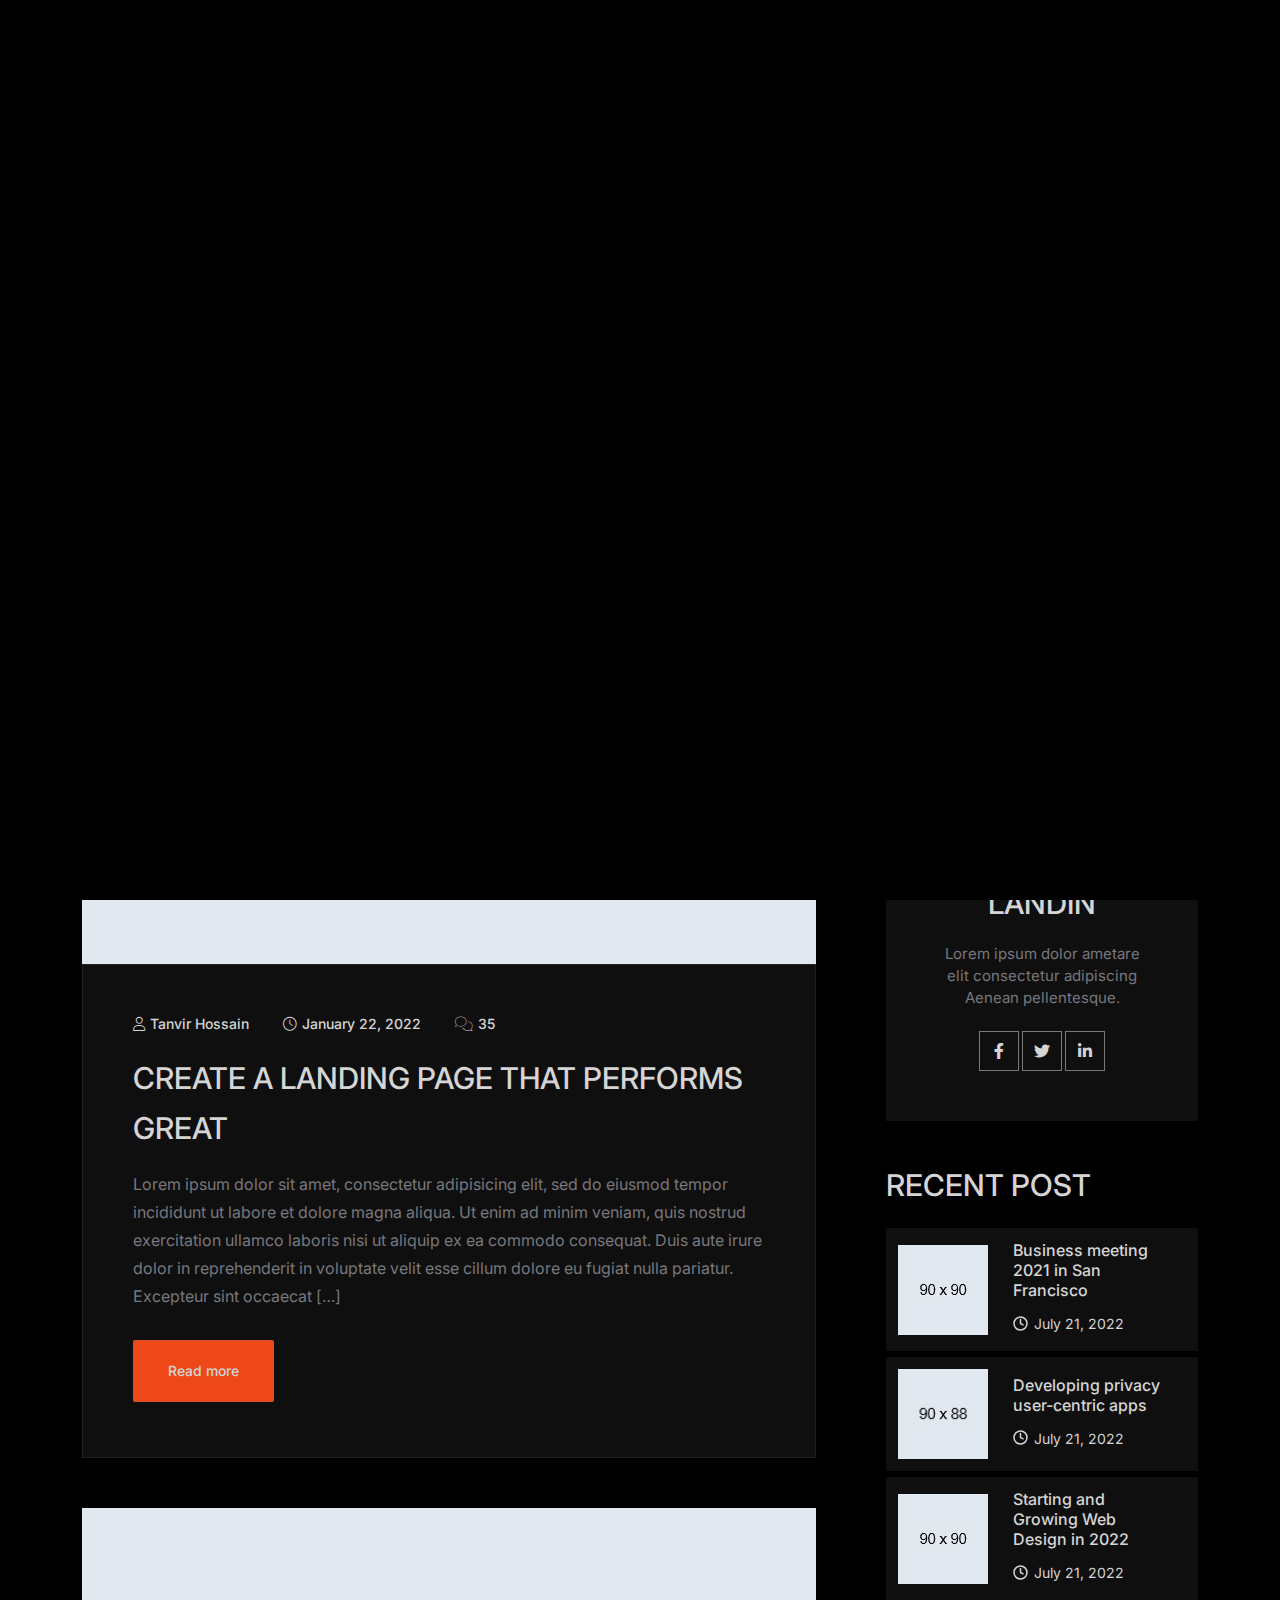
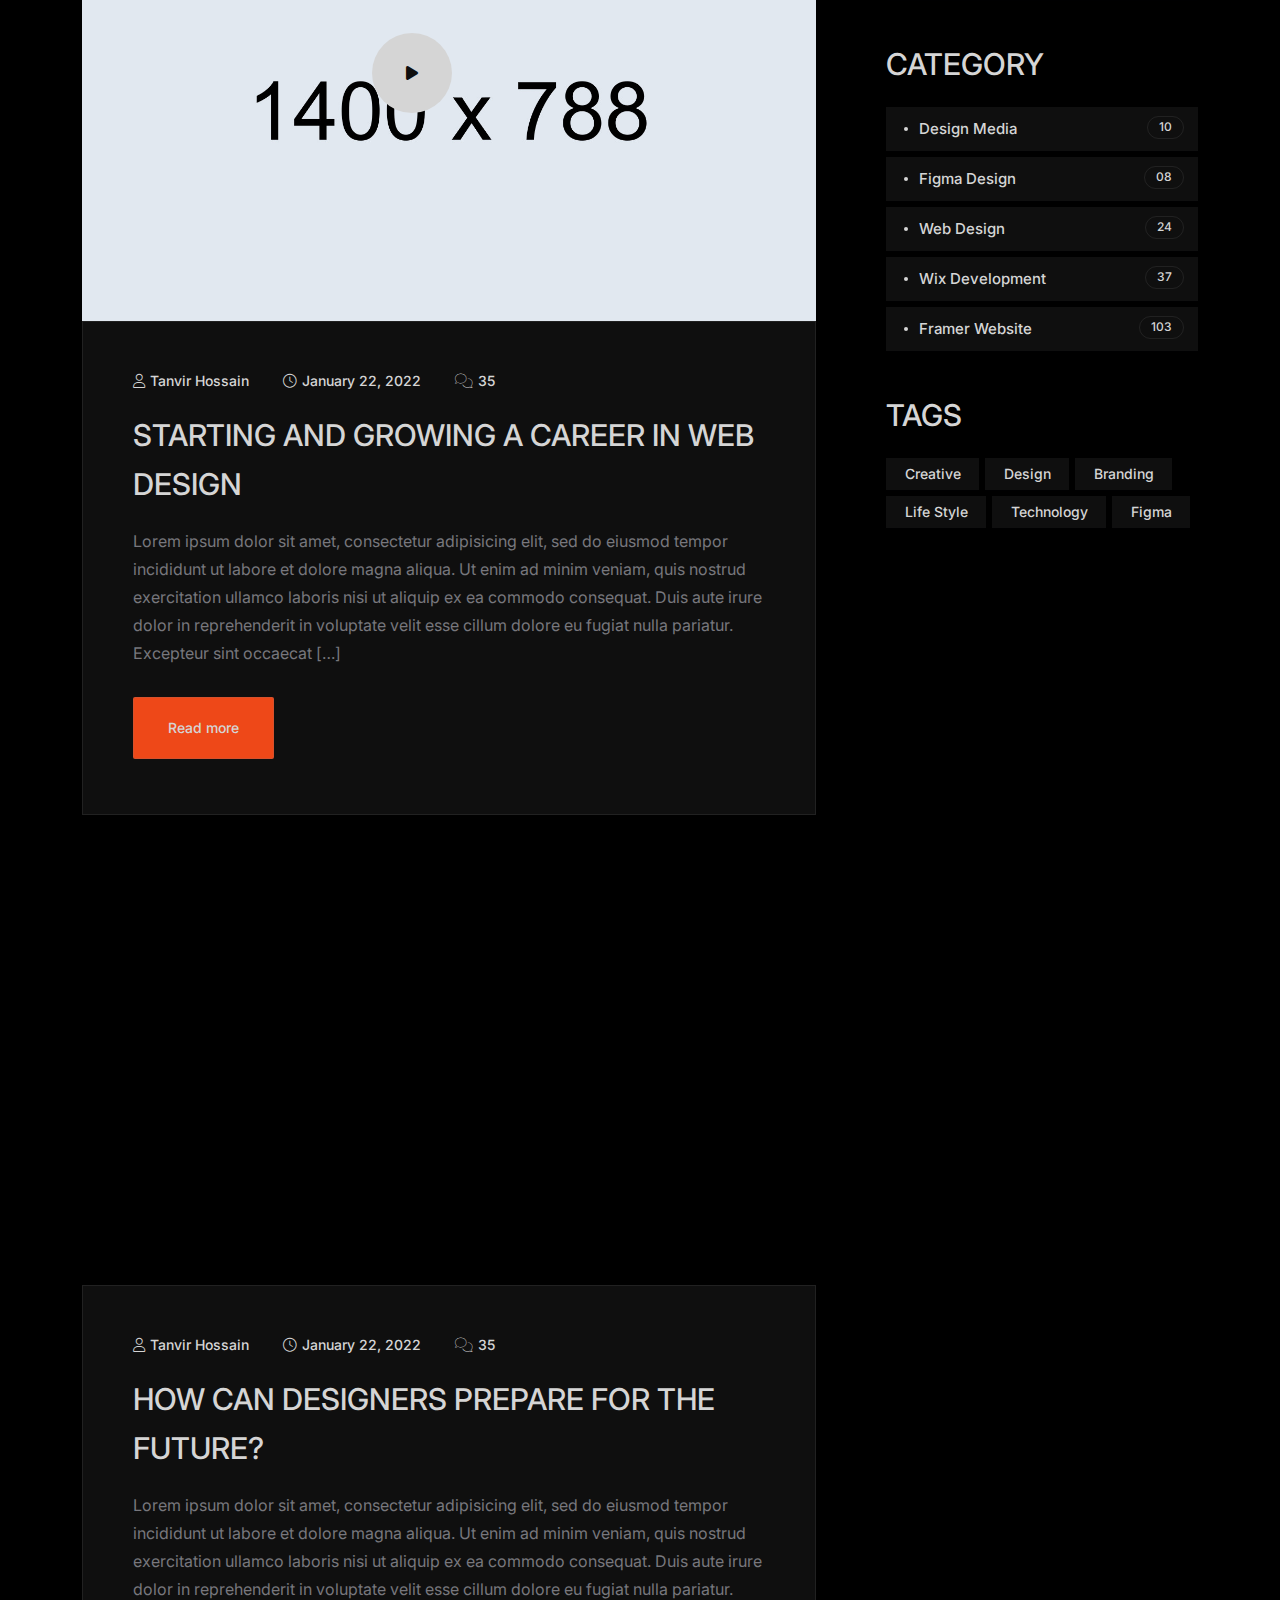
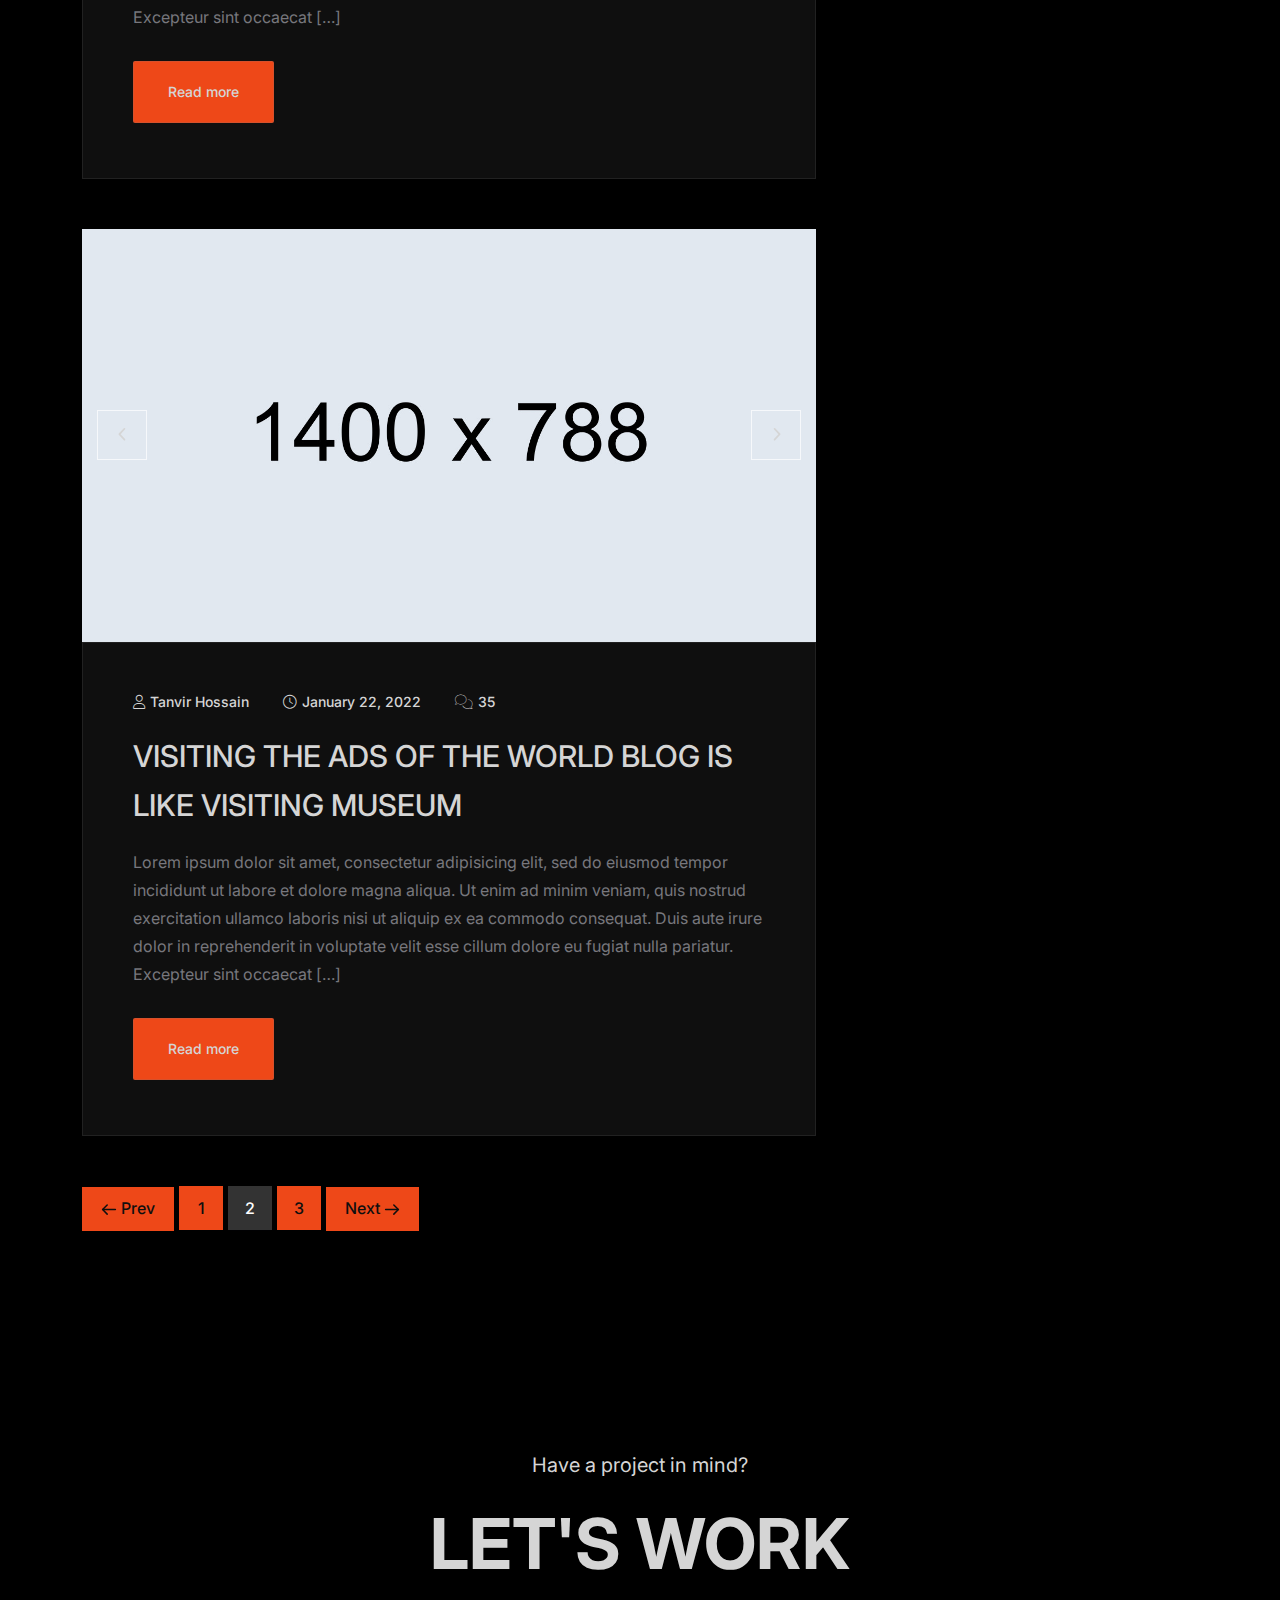
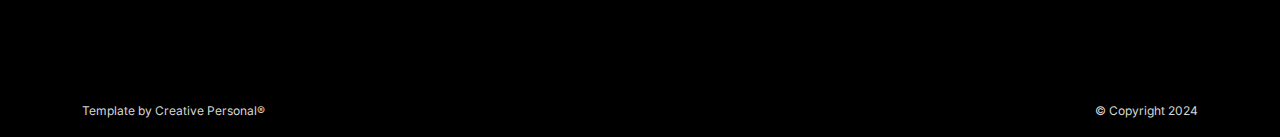
<file: blog.html>
<!DOCTYPE html>
<html lang="en">

<head>
    <!-- META -->
    <meta charset="utf-8">
    <meta http-equiv="X-UA-Compatible" content="IE=edge">
    <meta name="viewport" content="width=device-width, initial-scale=1">
    <meta name="description" content="Noir - Modern Portfolio Template">
    <meta name="keywords" content="personal, portfolio new, html, one page, bootstrap, new html template, design, creative, onepage, clean, modern">
    <meta name="author" content="Tanvir Hossain">
    <!-- PAGE TITLE -->
    <title>Noir - Modern Portfolio Template</title>
    <link rel="icon" type="image/x-icon" href="assets/images/favicon.png">
    <!-- ALL GOOGLE FONTS -->
    <link rel="preconnect" href="https://fonts.googleapis.com">
    <link rel="preconnect" href="https://fonts.gstatic.com" crossorigin>
    <link href="https://fonts.googleapis.com/css2?family=Inter:ital,opsz,wght@0,14..32,100..900;1,14..32,100..900&family=Plus+Jakarta+Sans:ital,wght@0,200..800;1,200..800&display=swap" rel="stylesheet">
    <!-- BOOTSTRAP CSS -->
    <link rel="stylesheet" href="assets/css/bootstrap.min.css" />
    <!-- FONT AWESOME CSS -->
    <link rel="stylesheet" href="assets/css/font-awesome-pro.css" />
    <!-- FONT AWESOME CSS -->
    <link rel="stylesheet" href="assets/fonts/remixicon.css" />
    <!-- MAGNIFIC CSS -->
    <link rel="stylesheet" href="assets/css/magnific-popup.css">
    <!-- NICE SELECT CSS -->
    <link rel="stylesheet" href="assets/css/nice-select.min.css" />
    <!-- ANIMATE CSS -->
    <link rel="stylesheet" href="assets/css/animate.min.css" />
    <!-- MOBILE MENU CSS -->
    <link rel="stylesheet" href="assets/css/mobilemenu.css" />
    <link rel="stylesheet" href="assets/css/swiper-bundle.css" />
    <!-- SPACING CSS -->
    <link rel="stylesheet" href="assets/css/spacing.css" />
    <link rel="stylesheet" href="assets/css/blog.css" />
    <!-- MAIN STYLE CSS -->
    <link rel="stylesheet" href="assets/css/style.css" />
    <!-- RESPONSIVE CSS -->
    <link rel="stylesheet" href="assets/css/responsive.css">
    <!-- HTML5 shim and Respond.js IE8 support of HTML5 elements and media queries -->
    <!-- WARNING: Respond.js doesn't work if you view the page via file:// -->
    <!--[if lt IE 9]>
      <script src="https://oss.maxcdn.com/html5shiv/3.7.2/html5shiv.min.js"></script>
      <script src="https://oss.maxcdn.com/respond/1.4.2/respond.min.js"></script>
    <![endif]-->
</head>

<body>
    <!-- START PRELOADER AREA-->
    <div class="preloader">
        <svg viewbox="0 0 1000 1000" preserveaspectratio="none">
            <path id="preloaderSvg" d="M0,1005S175,995,500,995s500,5,500,5V0H0Z"></path>
        </svg>
        <div class="preloader-heading">
            <div class="load-text">
                <span>L</span>
                <span>o</span>
                <span>a</span>
                <span>d</span>
                <span>i</span>
                <span>n</span>
                <span>g</span>
            </div>
        </div>
    </div>
    <!-- END PRELOADER AREA -->
    <!-- START SCROOL UP DESIGN AREA -->
    <div class="progress-wrap cursor-pointer">
        <i class="ri-arrow-up-s-line"></i>
        <svg class="progress-circle svg-content" width="100%" height="100%" viewBox="-1 -1 102 102">
            <path d="M50,1 a49,49 0 0,1 0,98 a49,49 0 0,1 0,-98" />
        </svg>
    </div>
    <!-- / END SCROOL UP DESIGN AREA -->
    <!-- START MAGIC CURSOR AND BALL AREA-->
    <div id="magic-cursor">
        <div id="ball"></div>
    </div>
    <!-- / END MAGIC CURSOR AND BALL AREA-->
    <!-- START MENU DESIGN AREA-->
    <header class="main-header">
        <div class="header-upper">
            <div class="container">
                <div class="header-inner">
                    <div class="row align-items-center">
                        <div class="col-xl-2 col-lg-2 col-md-6 col-6 col-sm-3">
                            <div class="logo-area">
                                <div class="logo">
                                    <a href="index.html"><img src="assets/images/logo.png" alt=""></a>
                                </div>
                            </div>
                        </div>
                        <div class="col-xl-10 col-lg-10 col-md-6 col-6 col-sm-9">
                            <div class="main-menu">
                                <nav id="mobile-menu">
                                    <ul class="onepage">
                                        <li class="has-dropdown"><a href="index.html" class="linkstyle">Home</a>
                                            <ul class="sub-menu">
                                                <li><a href="index-onepage.html">Onepage Version</a></li>
                                                <li><a href="index.html">Multipage Version</a></li>
                                            </ul>
                                        </li>
                                        <li><a href="service.html" class="linkstyle">services</a></li>
                                        <li class="has-dropdown"><a href="projects.html" class="linkstyle">Projects</a>
                                            <ul class="sub-menu">
                                                <li><a href="two-column.html">Two Column</a></li>
                                                <li><a href="three-column.html">Three Column</a></li>
                                                <li><a href="single-project.html">Single Projects</a></li>
                                            </ul>
                                        </li>
                                        <li><a href="about.html" class="linkstyle">about</a></li>
                                        <li><a href="contact.html" class="linkstyle">Contact</a></li>
                                        <li class="has-dropdown"><a href="#" class="linkstyle">Pages</a>
                                            <ul class="sub-menu">
                                                <li><a href="blog.html">Blog</a></li>
                                                <li><a href="blog-details.html">Single Blog</a></li>
                                                <li><a href="terms.html">Terms & Conditions</a></li>
                                                <li><a href="privacy.html">Privacy Policy</a></li>
                                                <li><a href="404.html">404</a></li>
                                            </ul>
                                        </li>
                                    </ul>
                                </nav>
                            </div>
                            <div class="side-menu-icon d-lg-none text-end">
                                <a href="javascript:void(0)" class="info-toggle-btn f-right sidebar-toggle-btn"><i class="fal fa-bars"></i></a>
                            </div>
                        </div>
                    </div>
                </div>
            </div>
        </div>
    </header>
    <!-- // END MENU DESIGN AREA-->
    <!-- START MOBILE MENU DESIGN AREA-->
    <div class="sidebar__area">
        <div class="sidebar__wrapper">
            <div class="sidebar__close">
                <button class="sidebar__close-btn" id="sidebar__close-btn">
                    <i class="fal fa-times"></i>
                </button>
            </div>
            <div class="sidebar__content mt-50 mb-20">
                <div class="mobile-menu fix"></div>
            </div>
        </div>
    </div>
    <div class="body-overlay"></div>
    <!-- // END MOBILE MENU DESIGN AREA-->
    <!-- START SINGLE PAGE DESIGN AREA -->
    <section class="single-page-hero-area">
        <div class="container">
            <div class="row align-items-center text-center">
                <div class="col-lg-12">
                    <h2>Blogs</h2>
                    <div class="breadcrumb__list">
                        <span><a href="#">Home</a></span>
                        <span class="dvdr"><i class="fa-regular fa-angle-right"></i></span>
                        <span>Blog</span>
                    </div>
                </div>
            </div>
        </div>
    </section>
    <!-- // END SINGLE PAGE DESIGN AREA -->
    <!-- postbox area start -->
    <section class="blog-page-area">
        <div class="container">
            <div class="row">
                <div class="col-xxl-8 col-lg-8">
                    <div class="postbox__wrapper">
                        <article class="postbox__item format-image mb-50 transition-3">
                            <div class="postbox__thumb w-img">
                                <a href="blog-details.html">
                                    <img src="assets/images/blog/blog1.jpg" alt="">
                                </a>
                            </div>
                            <div class="postbox__content">
                                <div class="postbox__meta">
                                    <span>
                                        <a href=""><i class="fa-light fa-user"></i>Tanvir Hossain</a>
                                    </span>
                                    <span>
                                        <a href=""><i class="fa-light fa-clock"></i>January 22, 2022</a>
                                    </span>
                                    <span>
                                        <a href=""><i class="fa-sharp fa-thin fa-comments"></i>35</a>
                                    </span>
                                </div>
                                <h3 class="postbox__title">
                                    <a href="blog-details.html">Create a Landing Page That Performs Great</a>
                                </h3>
                                <div class="postbox__text">
                                    <p>Lorem ipsum dolor sit amet, consectetur adipisicing elit, sed do eiusmod tempor incididunt ut labore et dolore magna aliqua. Ut enim ad minim veniam, quis nostrud exercitation ullamco laboris nisi ut aliquip ex ea commodo consequat. Duis aute irure dolor in reprehenderit in voluptate velit esse cillum dolore eu fugiat nulla pariatur. Excepteur sint occaecat […]</p>
                                </div>
                                <div class="postbox__read-more">
                                    <a href="blog-details.html" class="theme-btn">Read more</a>
                                </div>
                            </div>
                        </article>
                        <article class="postbox__item format-video mb-50 transition-3">
                            <div class="postbox__thumb postbox__video w-img p-relative">
                                <a href="blog-details.html">
                                    <img src="assets/images/blog/blog2.jpg" alt="">
                                </a>
                                <a href="https://youtu.be/-WRZI63emjs" class="play-btn pulse-btn popup-video"><i class="fas fa-play"></i></a>
                            </div>
                            <div class="postbox__content">
                                <div class="postbox__meta">
                                    <span>
                                        <a href=""><i class="fa-light fa-user"></i>Tanvir Hossain</a>
                                    </span>
                                    <span>
                                        <a href=""><i class="fa-light fa-clock"></i>January 22, 2022</a>
                                    </span>
                                    <span>
                                        <a href=""><i class="fa-sharp fa-thin fa-comments"></i>35</a>
                                    </span>
                                </div>
                                <h3 class="postbox__title">
                                    <a href="blog-details.html">Starting and Growing a Career in Web Design</a>
                                </h3>
                                <div class="postbox__text">
                                    <p>Lorem ipsum dolor sit amet, consectetur adipisicing elit, sed do eiusmod tempor incididunt ut labore et dolore magna aliqua. Ut enim ad minim veniam, quis nostrud exercitation ullamco laboris nisi ut aliquip ex ea commodo consequat. Duis aute irure dolor in reprehenderit in voluptate velit esse cillum dolore eu fugiat nulla pariatur. Excepteur sint occaecat […]</p>
                                </div>
                                <div class="postbox__read-more">
                                    <a href="blog-details.html" class="theme-btn">Read more</a>
                                </div>
                            </div>
                        </article>
                        <article class="postbox__item format-audio mb-50 transition-3">
                            <div class="postbox__thumb postbox__audio w-img p-relative">
                                <iframe allow="autoplay" src="https://w.soundcloud.com/player/?url=https%3A//api.soundcloud.com/tracks/316547873&color=%23ff5500&auto_play=false&hide_related=false&show_comments=true&show_user=true&show_reposts=false&show_teaser=true&visual=true"></iframe>
                            </div>
                            <div class="postbox__content">
                                <div class="postbox__meta">
                                    <span>
                                        <a href=""><i class="fa-light fa-user"></i>Tanvir Hossain</a>
                                    </span>
                                    <span>
                                        <a href=""><i class="fa-light fa-clock"></i>January 22, 2022</a>
                                    </span>
                                    <span>
                                        <a href=""><i class="fa-sharp fa-thin fa-comments"></i>35</a>
                                    </span>
                                </div>
                                <h3 class="postbox__title">
                                    <a href="blog-details.html">How Can Designers Prepare for the Future?</a>
                                </h3>
                                <div class="postbox__text">
                                    <p>Lorem ipsum dolor sit amet, consectetur adipisicing elit, sed do eiusmod tempor incididunt ut labore et dolore magna aliqua. Ut enim ad minim veniam, quis nostrud exercitation ullamco laboris nisi ut aliquip ex ea commodo consequat. Duis aute irure dolor in reprehenderit in voluptate velit esse cillum dolore eu fugiat nulla pariatur. Excepteur sint occaecat […]</p>
                                </div>
                                <div class="postbox__read-more">
                                    <a href="blog-details.html" class="theme-btn">Read more</a>
                                </div>
                            </div>
                        </article>
                        <article class="postbox__item format-image mb-50 transition-3">
                            <div class="postbox__thumb postbox__slider swiper-container w-img p-relative">
                                <div class="swiper-wrapper">
                                    <div class="postbox__slider-item swiper-slide">
                                        <img src="assets/images/blog/blog1.jpg" alt="">
                                    </div>
                                    <div class="postbox__slider-item swiper-slide">
                                        <img src="assets/images/blog/blog2.jpg" alt="">
                                    </div>
                                    <div class="postbox__slider-item swiper-slide">
                                        <img src="assets/images/blog/blog3.jpg" alt="">
                                    </div>
                                </div>
                                <div class="postbox__nav">
                                    <button class="postbox-slider-button-next"><i class="fa-regular fa-angle-right"></i></button>
                                    <button class="postbox-slider-button-prev"><i class="fa-regular fa-angle-left"></i></button>
                                </div>
                            </div>
                            <div class="postbox__content">
                                <div class="postbox__meta">
                                    <span>
                                        <a href=""><i class="fa-light fa-user"></i>Tanvir Hossain</a>
                                    </span>
                                    <span>
                                        <a href=""><i class="fa-light fa-clock"></i>January 22, 2022</a>
                                    </span>
                                    <span>
                                        <a href=""><i class="fa-sharp fa-thin fa-comments"></i>35</a>
                                    </span>
                                </div>
                                <h3 class="postbox__title">
                                    <a href="blog-details.html">Visiting the Ads of the World blog is like visiting museum</a>
                                </h3>
                                <div class="postbox__text">
                                    <p>Lorem ipsum dolor sit amet, consectetur adipisicing elit, sed do eiusmod tempor incididunt ut labore et dolore magna aliqua. Ut enim ad minim veniam, quis nostrud exercitation ullamco laboris nisi ut aliquip ex ea commodo consequat. Duis aute irure dolor in reprehenderit in voluptate velit esse cillum dolore eu fugiat nulla pariatur. Excepteur sint occaecat […]</p>
                                </div>
                                <div class="postbox__read-more">
                                    <a href="blog-details.html" class="theme-btn">Read more</a>
                                </div>
                            </div>
                        </article>
                        <!-- START PAGINATION DESIGN AREA-->
                        <div class="tp-pagination mt-20">
                            <nav>
                                <ul>
                                    <li>
                                        <a href="blog.html" class="tp-pagination-prev prev page-numbers">
                                            <svg width="16" height="11" viewBox="0 0 16 11" fill="none" xmlns="http://www.w3.org/2000/svg">
                                                <path d="M6.17749 10.105L1.62499 5.55248L6.17749 0.999981" stroke="currentColor" stroke-width="1.5" stroke-miterlimit="10" stroke-linecap="round" stroke-linejoin="round" />
                                                <path d="M14.3767 5.55249L1.75421 5.55249" stroke="currentColor" stroke-width="1.5" stroke-miterlimit="10" stroke-linecap="round" stroke-linejoin="round" />
                                            </svg>
                                            Prev
                                        </a>
                                    </li>
                                    <li>
                                        <a href="blog.html">1</a>
                                    </li>
                                    <li>
                                        <span class="current">2</span>
                                    </li>
                                    <li>
                                        <a href="blog.html">3</a>
                                    </li>
                                    <li>
                                        <a href="blog.html" class="next page-numbers">
                                            Next
                                            <svg width="16" height="11" viewBox="0 0 16 11" fill="none" xmlns="http://www.w3.org/2000/svg">
                                                <path d="M9.82422 1L14.3767 5.5525L9.82422 10.105" stroke="currentColor" stroke-width="1.5" stroke-miterlimit="10" stroke-linecap="round" stroke-linejoin="round" />
                                                <path d="M1.625 5.55249H14.2475" stroke="currentColor" stroke-width="1.5" stroke-miterlimit="10" stroke-linecap="round" stroke-linejoin="round" />
                                            </svg>
                                        </a>
                                    </li>
                                </ul>
                            </nav>
                        </div>
                        <!-- // END PAGINATION DESIGN AREA-->
                    </div>
                </div>
                <div class="col-xxl-4 col-lg-4">
                    <div class="blog_sidebar__wrapper pl-40">
                        <div class="sidebar__widget mb-20">
                            <div class="sidebar__widget-content">
                                <div class="sidebar__search">
                                    <form action="#">
                                        <div class="sidebar__search-input">
                                            <input type="text" placeholder="Enter your keywords...">
                                            <button type="submit">
                                                <svg width="20" height="20" viewBox="0 0 20 20" fill="none" xmlns="http://www.w3.org/2000/svg">
                                                    <path d="M9.55 18.1C14.272 18.1 18.1 14.272 18.1 9.55C18.1 4.82797 14.272 1 9.55 1C4.82797 1 1 4.82797 1 9.55C1 14.272 4.82797 18.1 9.55 18.1Z" stroke="currentColor" stroke-width="1.5" stroke-linecap="round" stroke-linejoin="round" />
                                                    <path d="M19.0002 19.0002L17.2002 17.2002" stroke="currentColor" stroke-width="1.5" stroke-linecap="round" stroke-linejoin="round" />
                                                </svg>
                                            </button>
                                        </div>
                                    </form>
                                </div>
                            </div>
                        </div>
                        <div class="sidebar__widget mb-45">
                            <div class="sidebar__widget-content">
                                <div class="sidebar__author">
                                    <div class="sidebar__author-thumb">
                                        <img src="assets/images/blog/author.jpg" alt="">
                                    </div>
                                    <div class="sidebar__author-content">
                                        <h3 class="sidebar__author-title">Colene Landin</h3>
                                        <p>Lorem ipsum dolor ametare elit consectetur adipiscing Aenean pellentesque.</p>
                                        <div class="sidebar__author-social d-flex align-items-center justify-content-center">
                                            <a href="#"><i class="fa-brands fa-facebook-f"></i></a>
                                            <a href="#"><i class="fa-brands fa-twitter"></i></a>
                                            <a href="#"><i class="fa-brands fa-linkedin-in"></i></a>
                                        </div>
                                    </div>
                                </div>
                            </div>
                        </div>
                        <div class="sidebar__widget mb-45">
                            <h3 class="sidebar__widget-title">Recent Post</h3>
                            <div class="sidebar__widget-content">
                                <div class="sidebar__post">
                                    <div class="rc__post d-flex align-items-center">
                                        <div class="rc__post-thumb">
                                            <a href="blog-details.html"><img src="assets/images/blog/blog-sm-1.jpg" alt=""></a>
                                        </div>
                                        <div class="rc__post-content">
                                            <h3 class="rc__post-title">
                                                <a href="blog-details.html">Business meeting 2021 in San Francisco</a>
                                            </h3>
                                            <div class="rc__meta">
                                                <span>
                                                    <svg width="15" height="15" viewBox="0 0 15 15" fill="none" xmlns="http://www.w3.org/2000/svg">
                                                        <path d="M7.5 14C11.0899 14 14 11.0899 14 7.5C14 3.91015 11.0899 1 7.5 1C3.91015 1 1 3.91015 1 7.5C1 11.0899 3.91015 14 7.5 14Z" stroke="currentColor" stroke-width="1.5" stroke-linecap="round" stroke-linejoin="round" />
                                                        <path d="M7.5 3.59961V7.49961L10.1 8.79961" stroke="currentColor" stroke-width="1.5" stroke-linecap="round" stroke-linejoin="round" />
                                                    </svg>July 21, 2022
                                                </span>
                                            </div>
                                        </div>
                                    </div>
                                    <div class="rc__post d-flex align-items-center">
                                        <div class="rc__post-thumb">
                                            <a href="blog-details.html"><img src="assets/images/blog/blog-sm-2.jpg" alt=""></a>
                                        </div>
                                        <div class="rc__post-content">
                                            <h3 class="rc__post-title">
                                                <a href="blog-details.html">Developing privacy user-centric apps</a>
                                            </h3>
                                            <div class="rc__meta">
                                                <span>
                                                    <svg width="15" height="15" viewBox="0 0 15 15" fill="none" xmlns="http://www.w3.org/2000/svg">
                                                        <path d="M7.5 14C11.0899 14 14 11.0899 14 7.5C14 3.91015 11.0899 1 7.5 1C3.91015 1 1 3.91015 1 7.5C1 11.0899 3.91015 14 7.5 14Z" stroke="currentColor" stroke-width="1.5" stroke-linecap="round" stroke-linejoin="round" />
                                                        <path d="M7.5 3.59961V7.49961L10.1 8.79961" stroke="currentColor" stroke-width="1.5" stroke-linecap="round" stroke-linejoin="round" />
                                                    </svg>July 21, 2022
                                                </span>
                                            </div>
                                        </div>
                                    </div>
                                    <div class="rc__post d-flex align-items-center">
                                        <div class="rc__post-thumb">
                                            <a href="blog-details.html"><img src="assets/images/blog/blog-sm-3.jpg" alt=""></a>
                                        </div>
                                        <div class="rc__post-content">
                                            <h3 class="rc__post-title">
                                                <a href="blog-details.html">Starting and Growing Web Design in 2022</a>
                                            </h3>
                                            <div class="rc__meta">
                                                <span>
                                                    <svg width="15" height="15" viewBox="0 0 15 15" fill="none" xmlns="http://www.w3.org/2000/svg">
                                                        <path d="M7.5 14C11.0899 14 14 11.0899 14 7.5C14 3.91015 11.0899 1 7.5 1C3.91015 1 1 3.91015 1 7.5C1 11.0899 3.91015 14 7.5 14Z" stroke="currentColor" stroke-width="1.5" stroke-linecap="round" stroke-linejoin="round" />
                                                        <path d="M7.5 3.59961V7.49961L10.1 8.79961" stroke="currentColor" stroke-width="1.5" stroke-linecap="round" stroke-linejoin="round" />
                                                    </svg>July 21, 2022
                                                </span>
                                            </div>
                                        </div>
                                    </div>
                                </div>
                            </div>
                        </div>
                        <div class="sidebar__widget mb-45">
                            <h3 class="sidebar__widget-title">Category</h3>
                            <div class="sidebar__widget-content">
                                <ul>
                                    <li><a href="blog.html">Design Media <span>10</span></a></li>
                                    <li><a href="blog.html">Figma Design <span>08</span></a></li>
                                    <li><a href="blog.html">Web Design <span>24</span></a></li>
                                    <li><a href="blog.html">Wix Development <span>37</span></a></li>
                                    <li><a href="blog.html">Framer Website <span>103</span></a></li>
                                </ul>
                            </div>
                        </div>
                        <div class="sidebar__widget mb-40">
                            <h3 class="sidebar__widget-title">Tags</h3>
                            <div class="sidebar__widget-content">
                                <div class="tagcloud">
                                    <a href="#">Creative</a>
                                    <a href="#">Design</a>
                                    <a href="#">Branding</a>
                                    <a href="#">Life Style</a>
                                    <a href="#">Technology</a>
                                    <a href="#">Figma</a>
                                </div>
                            </div>
                        </div>
                    </div>
                </div>
            </div>
        </div>
    </section>
    <!-- postbox area end -->
    <!-- START FOOTER DESIGN AREA -->
    <footer class="main-footer">
        <div class="container">
            <div class="row">
                <div class="col-lg-12">
                    <div class="footer-top">
                        <p> Have a project in mind?</p>
                        <h2><a href="mailto:hello@websitename.com">let's work</a></h2>
                    </div>
                </div>
            </div>
            <div class="row">
                <div class="col-lg-6 col-sm-6">
                    <p class="copy-left-text">Template by <a href="https://themeforest.net/user/creativepersonal/portfolio">Creative Personal®</a></p>
                </div>
                <div class="col-lg-6 col-sm-6">
                    <p class="copy-right-text">&copy; Copyright 2024</p>
                </div>
            </div>
        </div>
    </footer>
    <!-- / END FOOTER DESIGN AREA -->
    <!-- JQUERY JS -->
    <script src="assets/js/jquery-3.6.0.min.js"></script>
    <!-- BOOTSTRAP JS-->
    <script src="assets/js/bootstrap.min.js"></script>
    <!-- APPEAR JS -->
    <script src="assets/js/appear.min.js"></script>
    <!-- MAGNIFICANT JS -->
    <script src="assets/js/jquery.magnific-popup.min.js"></script>
    <!-- MOBILE MENU JS-->
    <script src="assets/js/mobilemenu.js"></script>
    <!-- GSAP AND LOCOMOTIV JS-->
    <script src="assets/js/gsap.min.js"></script>
    <script src="assets/js/ScrollTrigger.min.js"></script>
    <script src="assets/js/lenis.js"></script>
    <!-- SWIPPER JS-->
    <script src="assets/js/swiper-bundle.js"></script>
    <!-- NICE SELECT JS-->
    <script src="assets/js/jquery.nice-select.min.js"></script>
    <!-- IMAGE LOADER JS-->
    <script src="assets/js/imagesloaded.pkgd.min.js"></script>
    <!-- ISOTOPE JS-->
    <script src="assets/js/isotope.pkgd.min.js"></script>
    <!--  WOW ANIMATION JS-->
    <script src="assets/js/wow.min.js"></script>
    <!-- SCRIPT JS-->
    <script src="assets/js/script.js"></script>
</body>

</html>
</file>
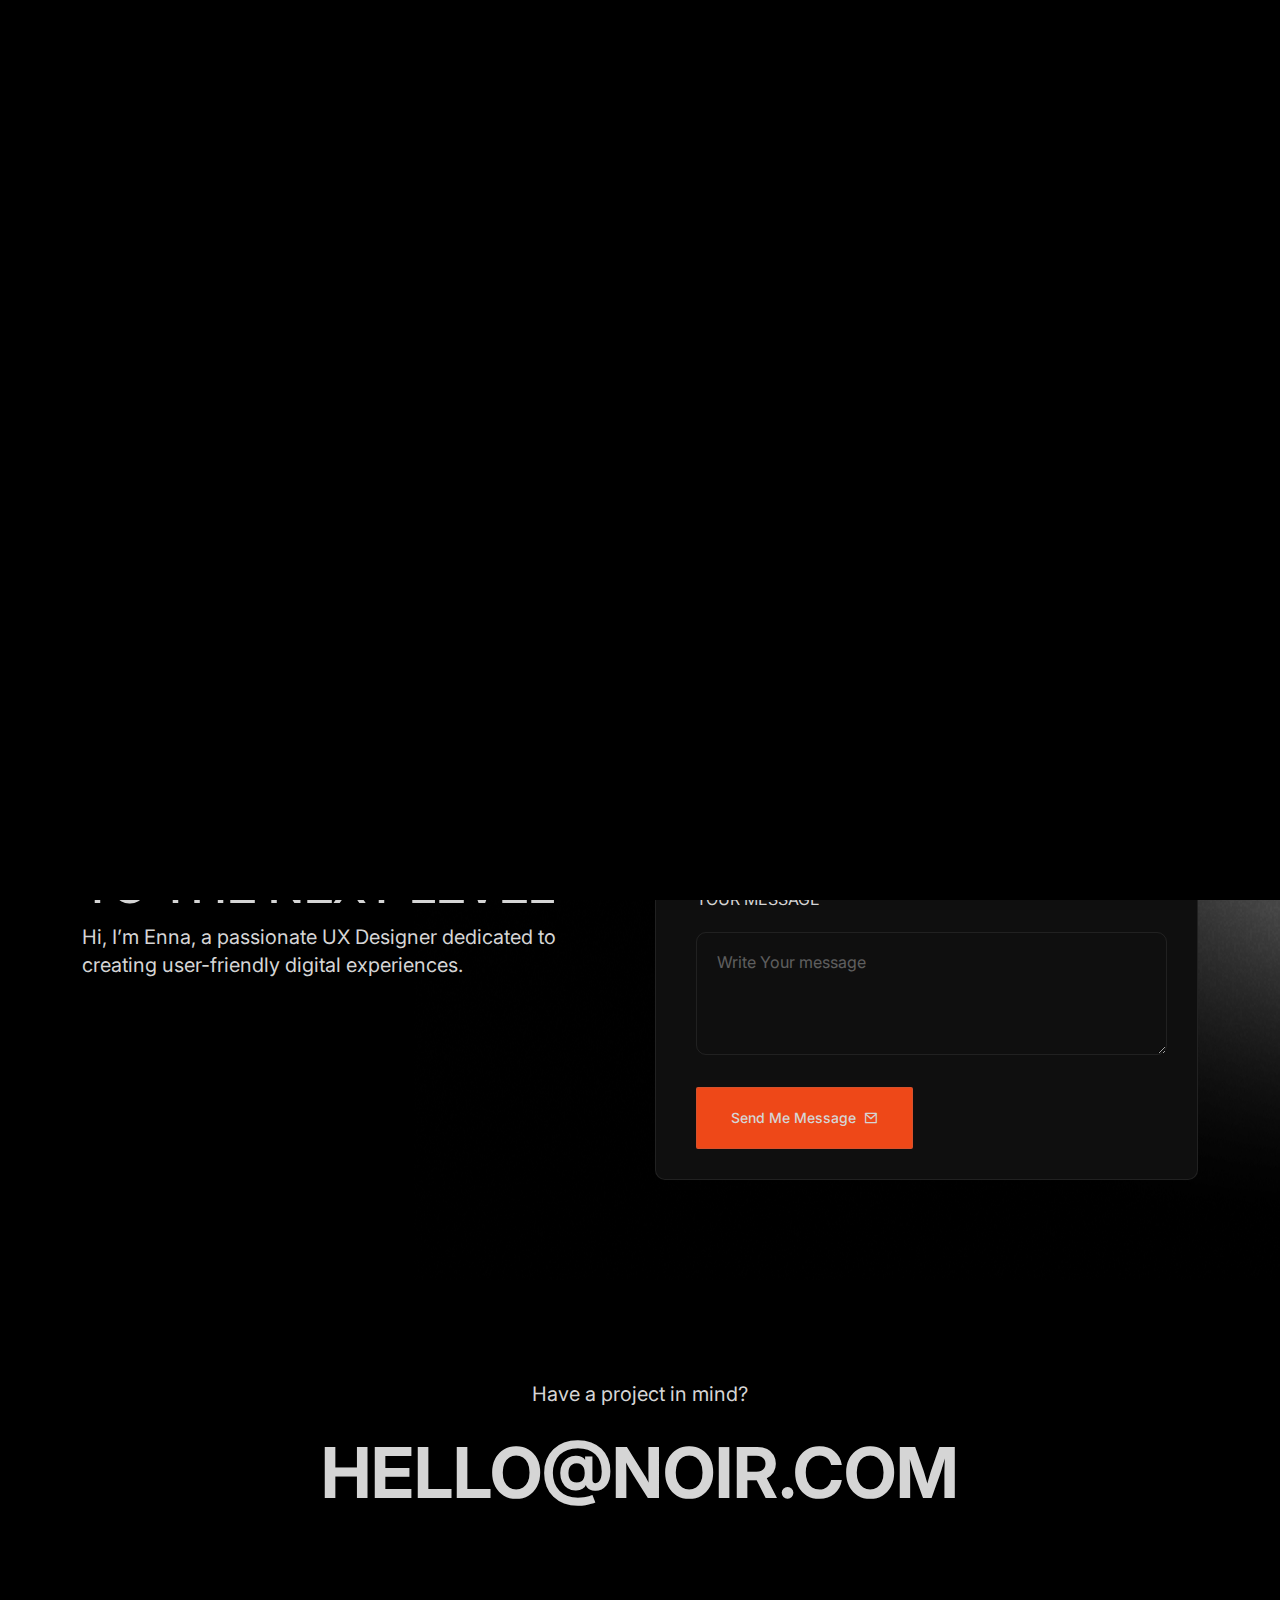
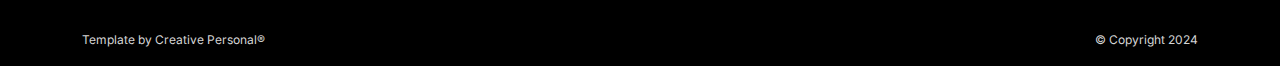
<file: contact.html>
<!DOCTYPE html>
<html lang="en">

<head>
    <!-- META -->
    <meta charset="utf-8">
    <meta http-equiv="X-UA-Compatible" content="IE=edge">
    <meta name="viewport" content="width=device-width, initial-scale=1">
    <meta name="description" content="Noir - Modern Portfolio Template">
    <meta name="keywords" content="personal, portfolio new, html, one page, bootstrap, new html template, design, creative, onepage, clean, modern">
    <meta name="author" content="Tanvir Hossain">
    <!-- PAGE TITLE -->
    <title>Noir - Modern Portfolio Template</title>
    <link rel="icon" type="image/x-icon" href="assets/images/favicon.png">
    <!-- ALL GOOGLE FONTS -->
    <link rel="preconnect" href="https://fonts.googleapis.com">
    <link rel="preconnect" href="https://fonts.gstatic.com" crossorigin>
    <link href="https://fonts.googleapis.com/css2?family=Inter:ital,opsz,wght@0,14..32,100..900;1,14..32,100..900&family=Plus+Jakarta+Sans:ital,wght@0,200..800;1,200..800&display=swap" rel="stylesheet">
    <!-- BOOTSTRAP CSS -->
    <link rel="stylesheet" href="assets/css/bootstrap.min.css" />
    <!-- FONT AWESOME CSS -->
    <link rel="stylesheet" href="assets/css/font-awesome-pro.css" />
    <!-- FONT AWESOME CSS -->
    <link rel="stylesheet" href="assets/fonts/remixicon.css" />
    <!-- MAGNIFIC CSS -->
    <link rel="stylesheet" href="assets/css/magnific-popup.css">
    <!-- NICE SELECT CSS -->
    <link rel="stylesheet" href="assets/css/nice-select.min.css" />
    <!-- ANIMATE CSS -->
    <link rel="stylesheet" href="assets/css/animate.min.css" />
    <!-- MOBILE MENU CSS -->
    <link rel="stylesheet" href="assets/css/mobilemenu.css" />
    <!-- SPACING CSS -->
    <link rel="stylesheet" href="assets/css/spacing.css" />
    <link rel="stylesheet" href="assets/css/blog.css" />
    <!-- MAIN STYLE CSS -->
    <link rel="stylesheet" href="assets/css/style.css" />
    <!-- RESPONSIVE CSS -->
    <link rel="stylesheet" href="assets/css/responsive.css">
    <!-- HTML5 shim and Respond.js IE8 support of HTML5 elements and media queries -->
    <!-- WARNING: Respond.js doesn't work if you view the page via file:// -->
    <!--[if lt IE 9]>
      <script src="https://oss.maxcdn.com/html5shiv/3.7.2/html5shiv.min.js"></script>
      <script src="https://oss.maxcdn.com/respond/1.4.2/respond.min.js"></script>
    <![endif]-->
</head>

<body>
    <!-- START PRELOADER AREA-->
    <div class="preloader">
        <svg viewbox="0 0 1000 1000" preserveaspectratio="none">
            <path id="preloaderSvg" d="M0,1005S175,995,500,995s500,5,500,5V0H0Z"></path>
        </svg>
        <div class="preloader-heading">
            <div class="load-text">
                <span>L</span>
                <span>o</span>
                <span>a</span>
                <span>d</span>
                <span>i</span>
                <span>n</span>
                <span>g</span>
            </div>
        </div>
    </div>
    <!-- END PRELOADER AREA -->
    <!-- START SCROOL UP DESIGN AREA -->
    <div class="progress-wrap cursor-pointer">
        <i class="ri-arrow-up-s-line"></i>
        <svg class="progress-circle svg-content" width="100%" height="100%" viewBox="-1 -1 102 102">
            <path d="M50,1 a49,49 0 0,1 0,98 a49,49 0 0,1 0,-98" />
        </svg>
    </div>
    <!-- / END SCROOL UP DESIGN AREA -->
    <!-- START MAGIC CURSOR AND BALL AREA-->
    <div id="magic-cursor">
        <div id="ball"></div>
    </div>
    <!-- / END MAGIC CURSOR AND BALL AREA-->
    <!-- START MENU DESIGN AREA-->
    <header class="main-header">
        <div class="header-upper">
            <div class="container">
                <div class="header-inner">
                    <div class="row align-items-center">
                        <div class="col-xl-2 col-lg-2 col-md-6 col-6 col-sm-3">
                            <div class="logo-area">
                                <div class="logo">
                                    <a href="index.html"><img src="assets/images/logo.png" alt=""></a>
                                </div>
                            </div>
                        </div>
                        <div class="col-xl-10 col-lg-10 col-md-6 col-6 col-sm-9">
                            <div class="main-menu">
                                <nav id="mobile-menu">
                                    <ul class="onepage">
                                        <li class="has-dropdown"><a href="index.html" class="linkstyle">Home</a>
                                            <ul class="sub-menu">
                                                <li><a href="index-onepage.html">Onepage Version</a></li>
                                                <li><a href="index.html">Multipage Version</a></li>
                                            </ul>
                                        </li>
                                        <li><a href="service.html" class="linkstyle">services</a></li>
                                        <li class="has-dropdown"><a href="projects.html" class="linkstyle">Projects</a>
                                            <ul class="sub-menu">
                                                <li><a href="two-column.html">Two Column</a></li>
                                                <li><a href="three-column.html">Three Column</a></li>
                                                <li><a href="single-project.html">Single Projects</a></li>
                                            </ul>
                                        </li>
                                        <li><a href="about.html" class="linkstyle">about</a></li>
                                        <li><a href="contact.html" class="linkstyle">Contact</a></li>
                                        <li class="has-dropdown"><a href="#" class="linkstyle">Pages</a>
                                            <ul class="sub-menu">
                                                <li><a href="blog.html">Blog</a></li>
                                                <li><a href="blog-details.html">Single Blog</a></li>
                                                <li><a href="terms.html">Terms & Conditions</a></li>
                                                <li><a href="privacy.html">Privacy Policy</a></li>
                                                <li><a href="404.html">404</a></li>
                                            </ul>
                                        </li>
                                    </ul>
                                </nav>
                            </div>
                            <div class="side-menu-icon d-lg-none text-end">
                                <a href="javascript:void(0)" class="info-toggle-btn f-right sidebar-toggle-btn"><i class="fal fa-bars"></i></a>
                            </div>
                        </div>
                    </div>
                </div>
            </div>
        </div>
    </header>
    <!-- // END MENU DESIGN AREA-->
    <!-- START MOBILE MENU DESIGN AREA-->
    <div class="sidebar__area">
        <div class="sidebar__wrapper">
            <div class="sidebar__close">
                <button class="sidebar__close-btn" id="sidebar__close-btn">
                    <i class="fal fa-times"></i>
                </button>
            </div>
            <div class="sidebar__content mt-50 mb-20">
                <div class="mobile-menu fix"></div>
            </div>
        </div>
    </div>
    <div class="body-overlay"></div>
    <!-- // END MOBILE MENU DESIGN AREA-->
    <!-- START SINGLE PAGE DESIGN AREA -->
    <section class="single-page-hero-area">
        <div class="container">
            <div class="row align-items-center text-center">
                <div class="col-lg-12">
                    <h2>Contact Me</h2>
                    <div class="breadcrumb__list">
                        <span><a href="#">Home</a></span>
                        <span class="dvdr"><i class="fa-regular fa-angle-right"></i></span>
                        <span>Contact Me</span>
                    </div>
                </div>
            </div>
        </div>
    </section>
    <!-- // END SINGLE PAGE DESIGN AREA -->
    <!-- START CONTACT DESIGN AREA -->
    <section id="contact" class="contact-area">
        <div class="container">
            <div class="row">
                <div class="col-lg-6">
                    <div class="contact-content-part  wow fadeInUp delay-0-2s">
                        <img src="assets/images/about/me2.jpg" alt="">
                        <p> Are you ready?</p>
                        <h2> Elevate Your Brand experience to the next level</h2>
                        <p>Hi, I’m Enna, a passionate UX Designer dedicated to creating user-friendly digital experiences.</p>
                        <!-- START CONTACT SINGLEDESIGN AREA -->
                        <div class="single-contact wow fadeInUp" data-wow-delay=".6s">
                            <div class="about-social">
                                <ul>
                                    <li><a href=""><i class="ri-facebook-circle-fill"></i></a></li>
                                    <li><a href=""><i class="ri-twitter-x-line"></i></a></li>
                                    <li><a href=""><i class="ri-linkedin-fill"></i></a></li>
                                    <li><a href=""><i class="ri-github-line"></i></a></li>
                                </ul>
                            </div>
                        </div>
                        <!-- / END CONTACT SINGLEDESIGN AREA -->
                    </div>
                </div>
                <!-- START CONTACT FORM DESIGN AREA -->
                <div class="col-lg-6">
                    <div class="contact-form contact-form-area wow fadeInUp delay-0-4s">
                        <form id="contactForm" class="contact-form" action="#" method="post">
                            <div class="row">
                                <div class="col-md-6">
                                    <div class="form-group">
                                        <label for="name">Full Name</label>
                                        <input type="text" id="name" class="form-control" value="" placeholder="Steve Milner" required="" data-error="Please enter your Name" />
                                        <label for="name" class="for-icon"><i class="far fa-user"></i></label>
                                        <div class="help-block with-errors"></div>
                                    </div>
                                </div>
                                <div class="col-md-6">
                                    <div class="form-group">
                                        <label for="email">Email Address</label>
                                        <input type="email" id="email" class="form-control" value="" placeholder="hello@websitename.com" required="" data-error="Please enter your Email" />
                                        <label for="email" class="for-icon"><i class="far fa-envelope"></i></label>
                                        <div class="help-block with-errors"></div>
                                    </div>
                                </div>
                                <div class="col-md-12">
                                    <div class="form-group">
                                        <label for="name">Subject</label>
                                        <input type="text" id="subject" class="form-control" value="" placeholder="Your Subject" required="" data-error="Please enter your Name" />
                                        <label for="name" class="for-icon"><i class="far fa-user"></i></label>
                                        <div class="help-block with-errors"></div>
                                    </div>
                                </div>
                                <div class="col-md-12">
                                    <div class="form-group">
                                        <label for="message">Your Message</label>
                                        <textarea name="message" id="message" class="form-control" rows="4" placeholder="Write Your message" required="" data-error="Please Write your Message"></textarea>
                                        <div class="help-block with-errors"></div>
                                    </div>
                                </div>
                                <div class="col-md-12">
                                    <div class="form-group mb-0">
                                        <button type="submit" class="theme-btn">
                                            Send Me Message <i class="ri-mail-line"></i>
                                        </button>
                                        <div id="msgSubmit" class="hidden"></div>
                                    </div>
                                </div>
                                <div class="col-md-12 text-center">
                                    <p class="input-success">We have received your mail, We will get back to you soon!</p>
                                    <p class="input-error">Sorry, Message could not send! Please try again.</p>
                                </div>
                            </div>
                        </form>
                    </div>
                </div>
                <!-- / END CONTACT FORM DESIGN AREA -->
            </div>
        </div>
    </section>
    <!-- / END CONTACT DESIGN AREA -->
    <!-- START FOOTER DESIGN AREA -->
    <footer class="main-footer">
        <div class="container">
            <div class="row">
                <div class="col-lg-12">
                    <div class="footer-top">
                        <p> Have a project in mind?</p>
                        <h2><a href="mailto:hello@websitename.com">Hello@noir.com</a></h2>
                    </div>
                </div>
            </div>
            <div class="row">
                <div class="col-lg-6 col-sm-6">
                    <p class="copy-left-text">Template by <a href="https://themeforest.net/user/creativepersonal/portfolio">Creative Personal®</a></p>
                </div>
                <div class="col-lg-6 col-sm-6">
                    <p class="copy-right-text">&copy; Copyright 2024</p>
                </div>
            </div>
        </div>
    </footer>
    <!-- / END FOOTER DESIGN AREA -->
    <!-- JQUERY JS -->
    <script src="assets/js/jquery-3.6.0.min.js"></script>
    <!-- BOOTSTRAP JS-->
    <script src="assets/js/bootstrap.min.js"></script>
    <!-- APPEAR JS -->
    <script src="assets/js/appear.min.js"></script>
    <!-- MAGNIFICANT JS -->
    <script src="assets/js/jquery.magnific-popup.min.js"></script>
    <!-- MOBILE MENU JS-->
    <script src="assets/js/mobilemenu.js"></script>
    <!-- GSAP AND LOCOMOTIV JS-->
    <script src="assets/js/gsap.min.js"></script>
    <script src="assets/js/ScrollTrigger.min.js"></script>
    <script src="assets/js/lenis.js"></script>
    <!-- SWIPPER JS-->
    <script src="assets/js/swiper-bundle.js"></script>
    <!-- NICE SELECT JS-->
    <script src="assets/js/jquery.nice-select.min.js"></script>
    <!-- IMAGE LOADER JS-->
    <script src="assets/js/imagesloaded.pkgd.min.js"></script>
    <!-- ISOTOPE JS-->
    <script src="assets/js/isotope.pkgd.min.js"></script>
    <!--  WOW ANIMATION JS-->
    <script src="assets/js/wow.min.js"></script>
    <!-- SCRIPT JS-->
    <script src="assets/js/script.js"></script>
</body>

</html>
</file>
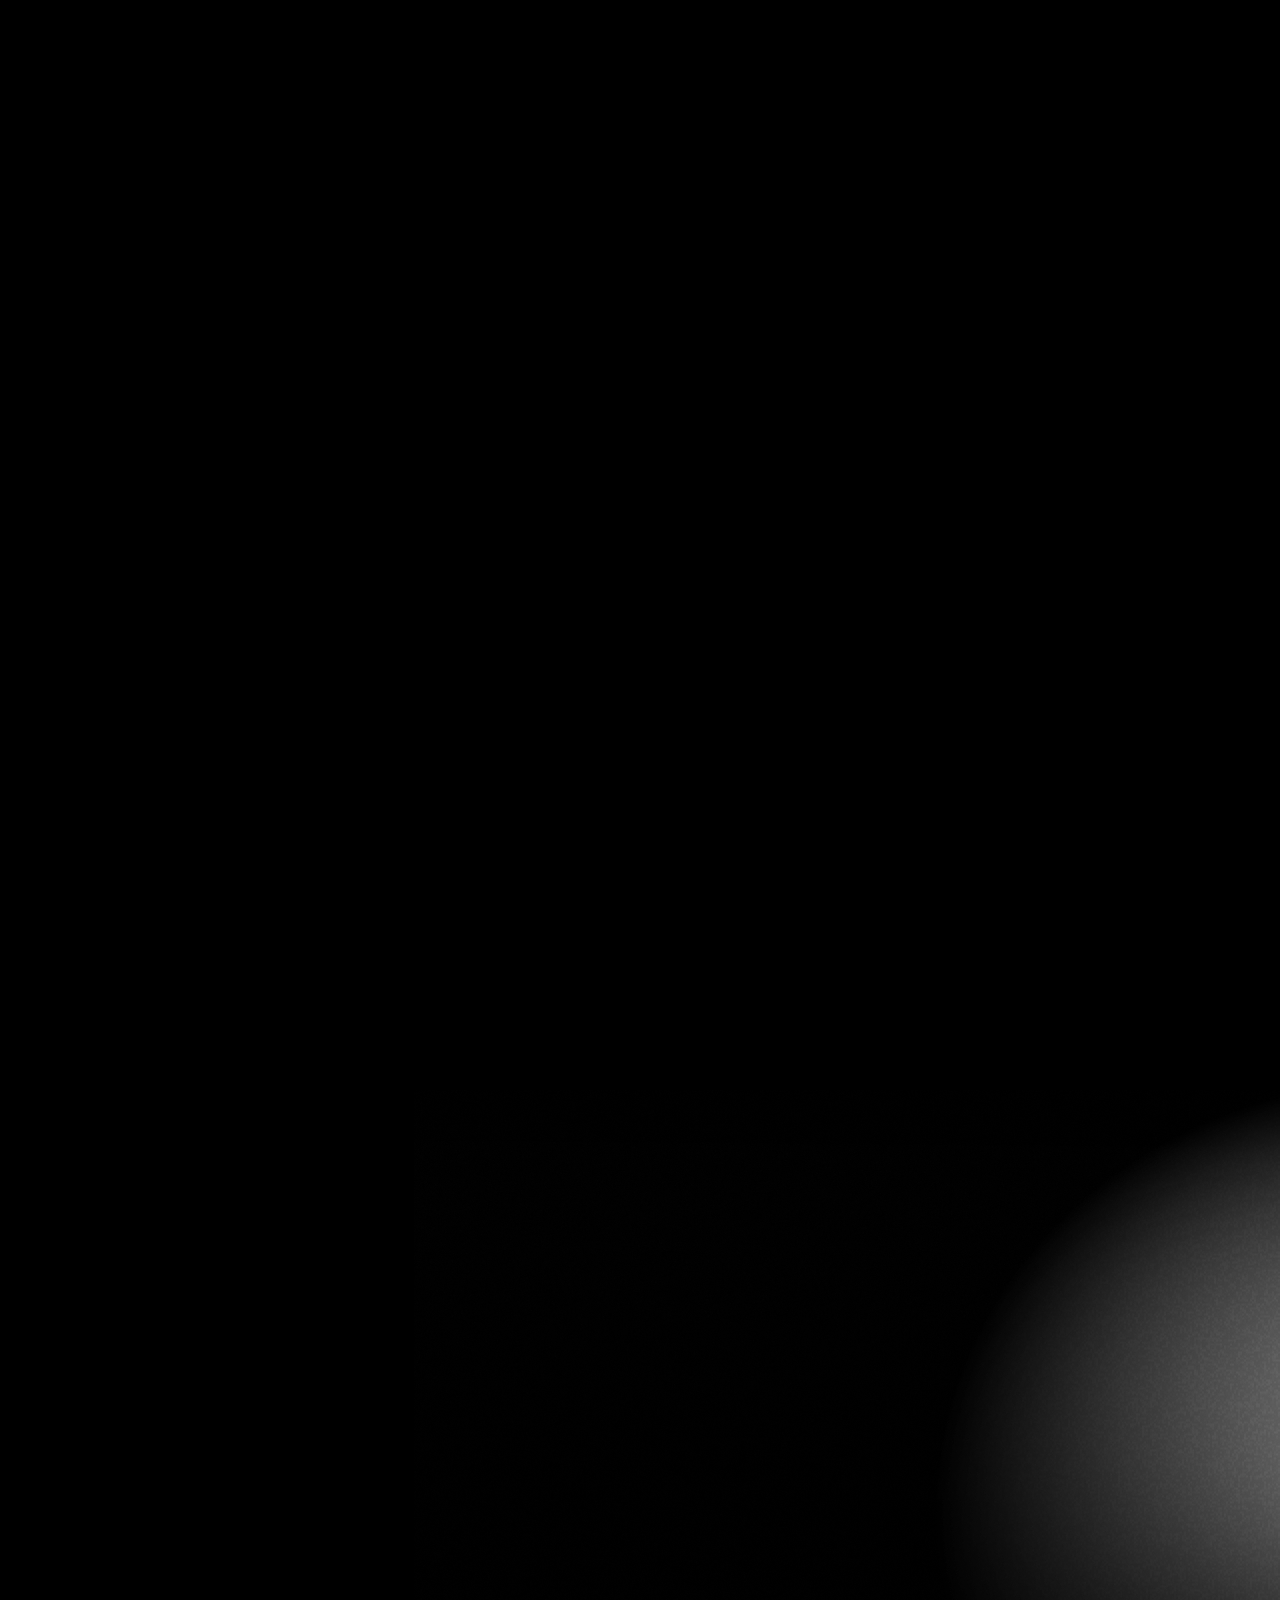
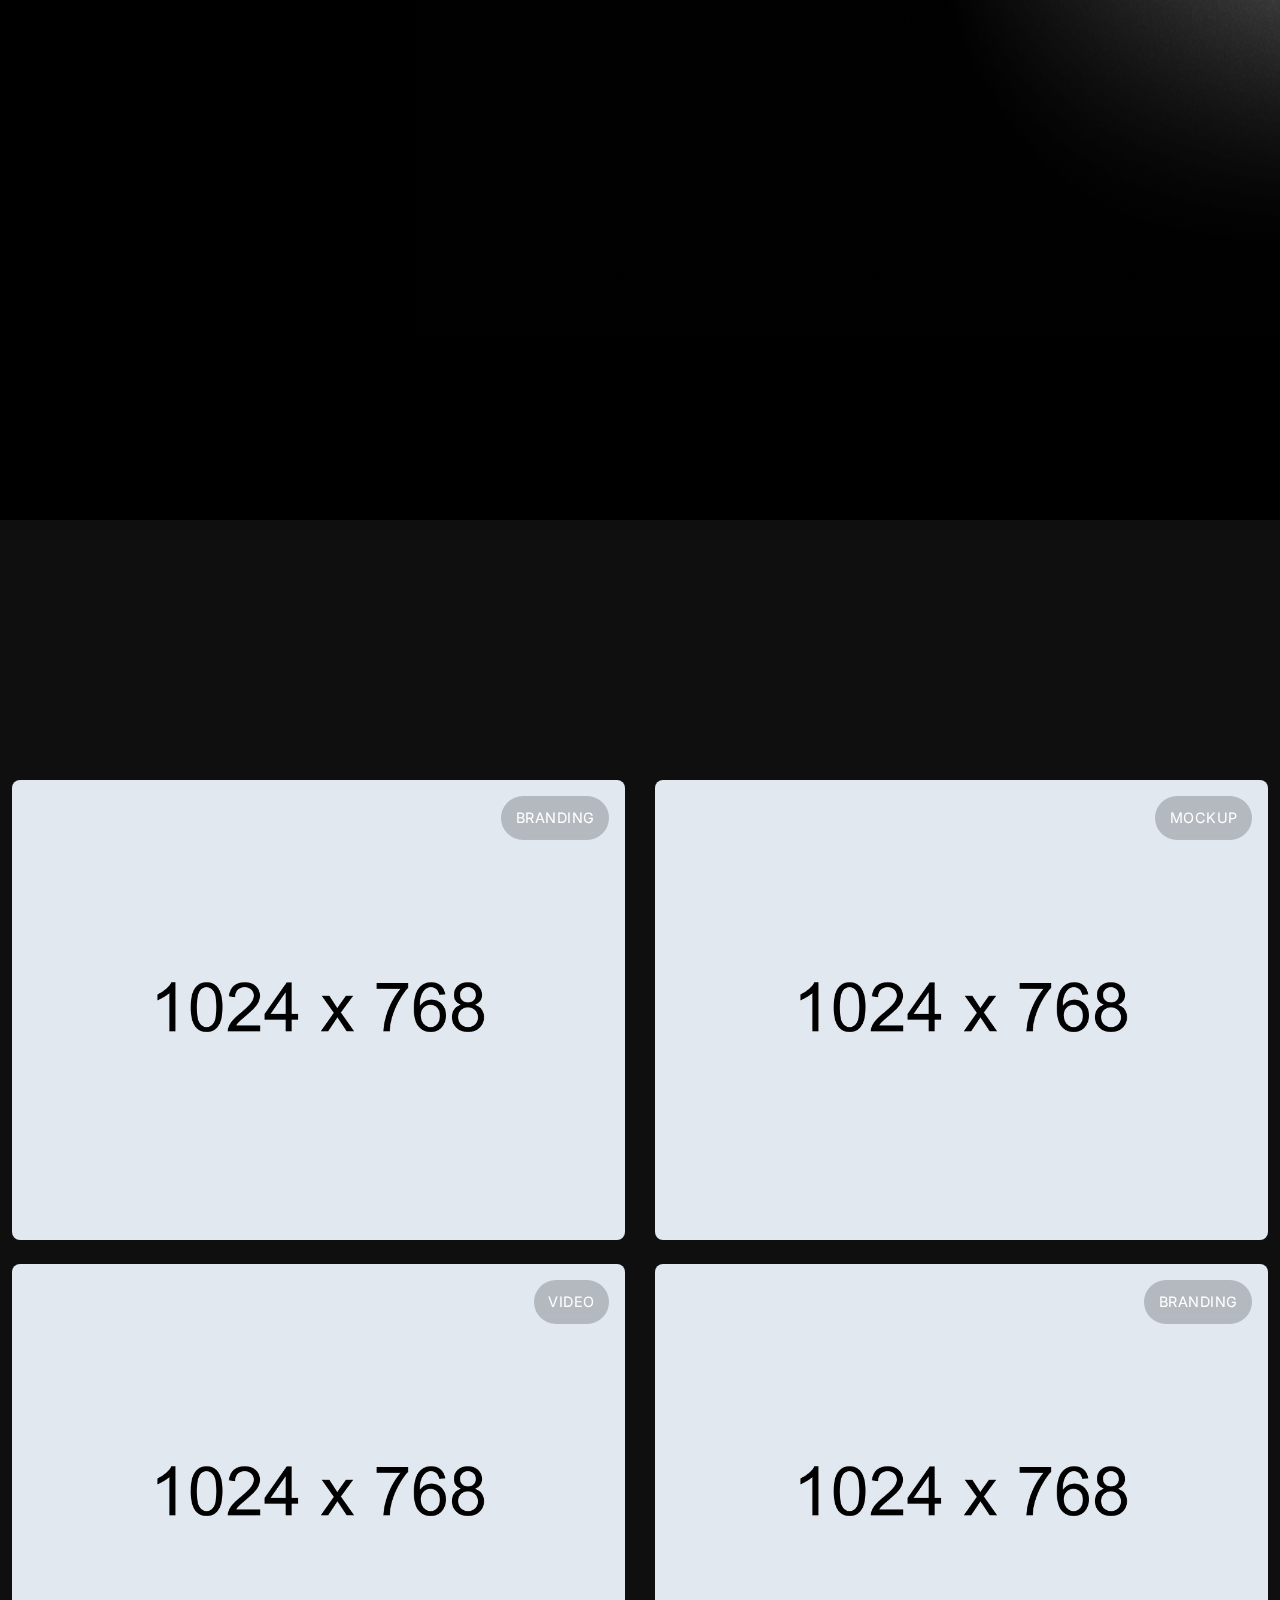
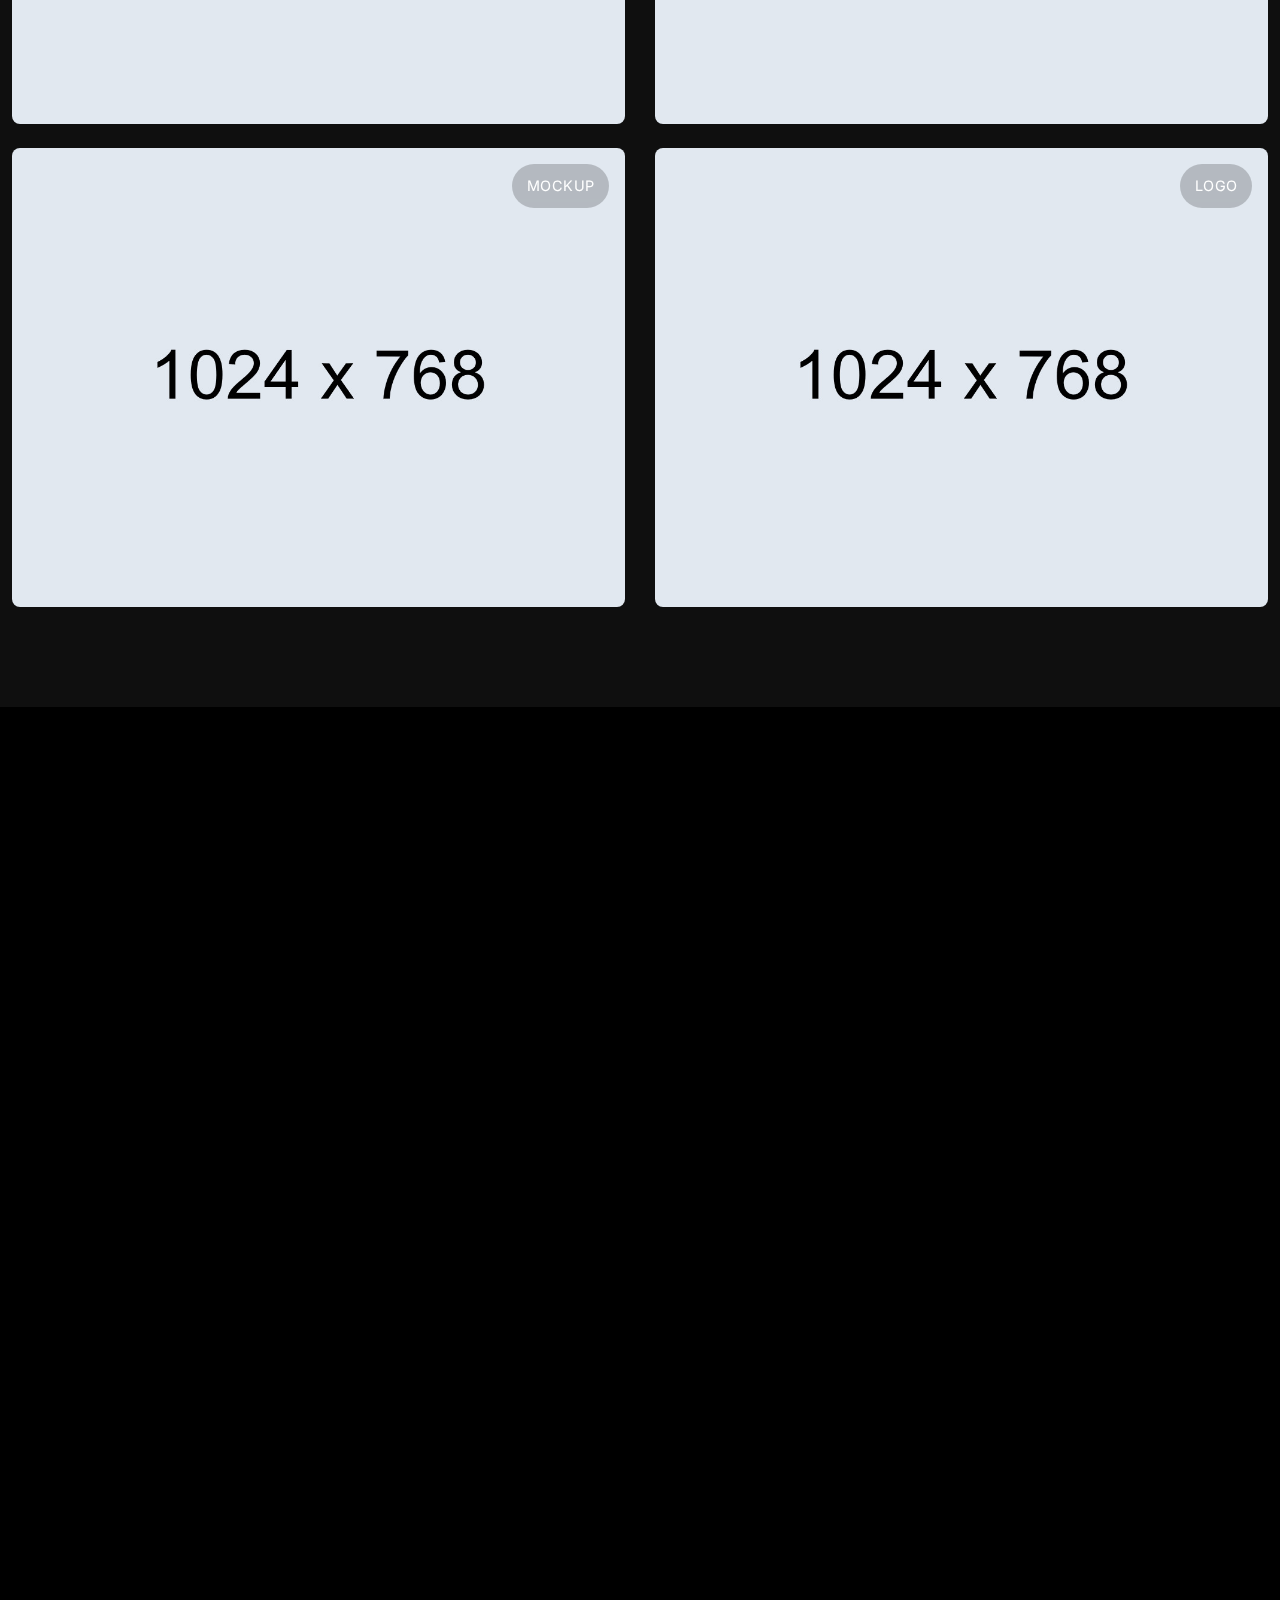
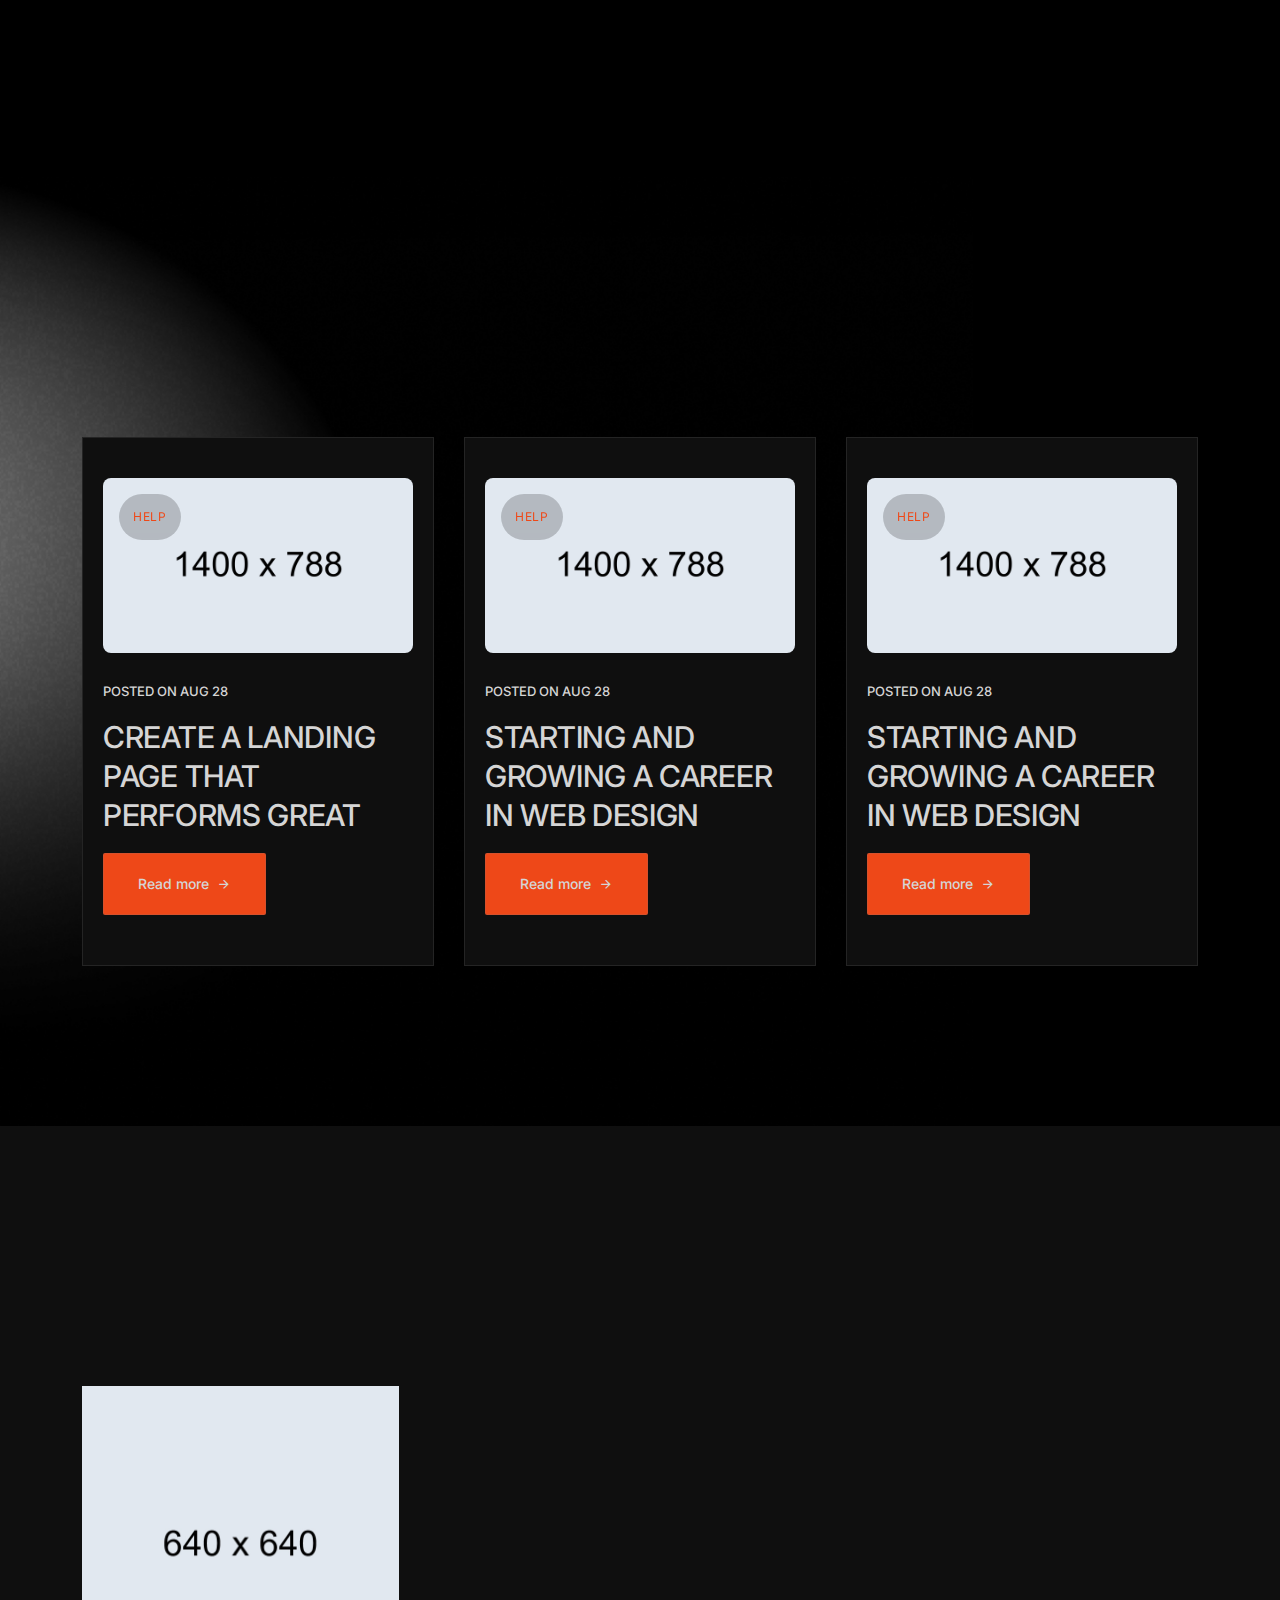
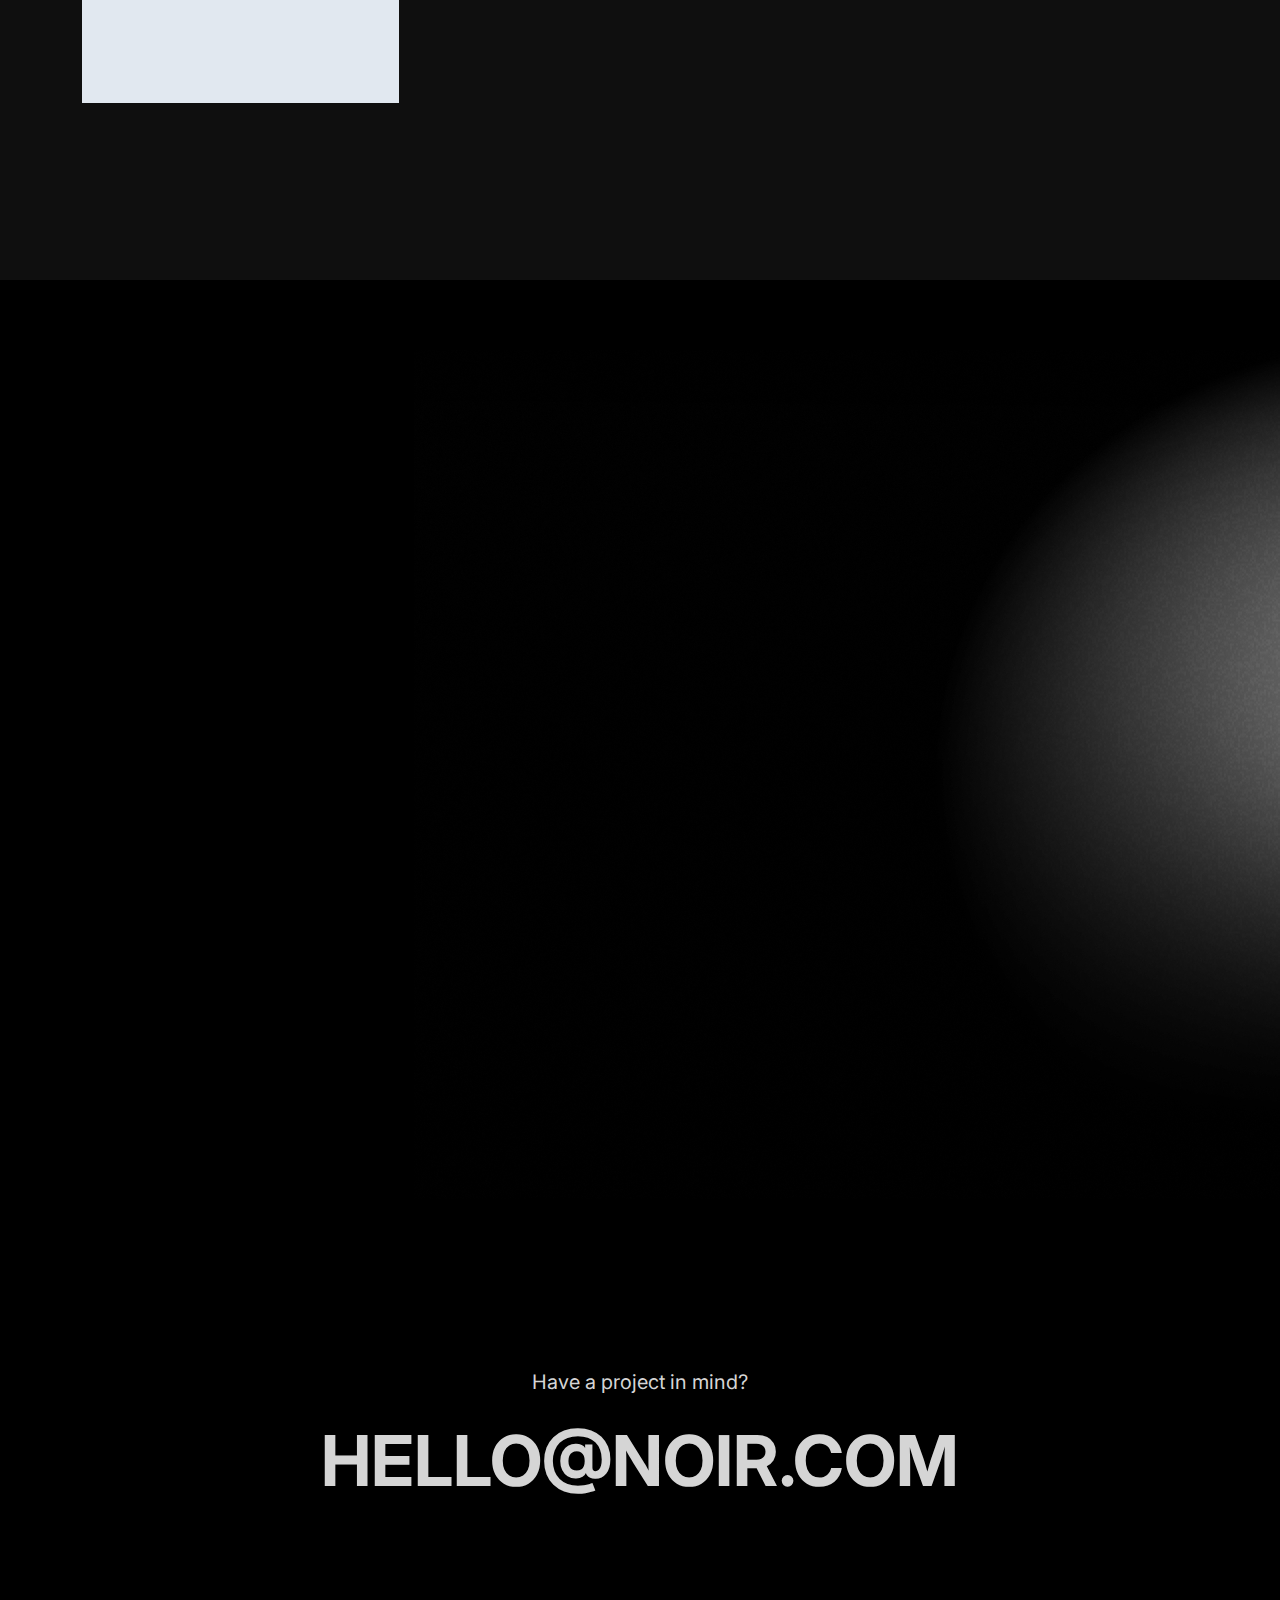
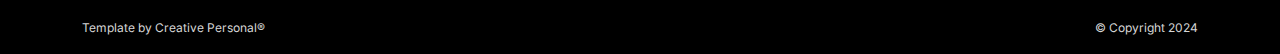
<file: index-onepage.html>
<!DOCTYPE html>
<html lang="en">

<head>
    <!-- META -->
    <meta charset="utf-8">
    <meta http-equiv="X-UA-Compatible" content="IE=edge">
    <meta name="viewport" content="width=device-width, initial-scale=1">
    <meta name="description" content="Noir - Modern Portfolio Template">
    <meta name="keywords" content="personal, portfolio new, html, one page, bootstrap, new html template, design, creative, onepage, clean, modern">
    <meta name="author" content="Tanvir Hossain">
    <!-- PAGE TITLE -->
    <title>Noir - Modern Portfolio Template</title>
    <link rel="icon" type="image/x-icon" href="assets/images/favicon.png">
    <!-- ALL GOOGLE FONTS -->
    <link rel="preconnect" href="https://fonts.googleapis.com">
    <link rel="preconnect" href="https://fonts.gstatic.com" crossorigin>
    <link href="https://fonts.googleapis.com/css2?family=Inter:ital,opsz,wght@0,14..32,100..900;1,14..32,100..900&family=Plus+Jakarta+Sans:ital,wght@0,200..800;1,200..800&display=swap" rel="stylesheet">
    <!-- BOOTSTRAP CSS -->
    <link rel="stylesheet" href="assets/css/bootstrap.min.css" />
    <!-- FONT AWESOME CSS -->
    <link rel="stylesheet" href="assets/css/font-awesome-pro.css" />
    <!-- FONT AWESOME CSS -->
    <link rel="stylesheet" href="assets/fonts/remixicon.css" />
    <!-- MAGNIFIC CSS -->
    <link rel="stylesheet" href="assets/css/magnific-popup.css">
    <!-- NICE SELECT CSS -->
    <link rel="stylesheet" href="assets/css/nice-select.min.css" />
    <!-- ANIMATE CSS -->
    <link rel="stylesheet" href="assets/css/animate.min.css" />
    <!-- MOBILE MENU CSS -->
    <link rel="stylesheet" href="assets/css/mobilemenu.css" />
    <link rel="stylesheet" href="assets/css/swiper-bundle.css" />
    <!-- SPACING CSS -->
    <link rel="stylesheet" href="assets/css/spacing.css" />
    <link rel="stylesheet" href="assets/css/blog.css" />
    <!-- MAIN STYLE CSS -->
    <link rel="stylesheet" href="assets/css/style.css" />
    <!-- RESPONSIVE CSS -->
    <link rel="stylesheet" href="assets/css/responsive.css">
    <!-- HTML5 shim and Respond.js IE8 support of HTML5 elements and media queries -->
    <!-- WARNING: Respond.js doesn't work if you view the page via file:// -->
    <!--[if lt IE 9]>
      <script src="https://oss.maxcdn.com/html5shiv/3.7.2/html5shiv.min.js"></script>
      <script src="https://oss.maxcdn.com/respond/1.4.2/respond.min.js"></script>
    <![endif]-->
</head>

<body>
    <!-- START PRELOADER AREA-->
    <div class="preloader">
        <svg viewbox="0 0 1000 1000" preserveaspectratio="none">
            <path id="preloaderSvg" d="M0,1005S175,995,500,995s500,5,500,5V0H0Z"></path>
        </svg>
        <div class="preloader-heading">
            <div class="load-text">
                <span>L</span>
                <span>o</span>
                <span>a</span>
                <span>d</span>
                <span>i</span>
                <span>n</span>
                <span>g</span>
            </div>
        </div>
    </div>
    <!-- END PRELOADER AREA -->
    <!-- START SCROOL UP DESIGN AREA -->
    <div class="progress-wrap cursor-pointer">
        <i class="ri-arrow-up-s-line"></i>
        <svg class="progress-circle svg-content" width="100%" height="100%" viewBox="-1 -1 102 102">
            <path d="M50,1 a49,49 0 0,1 0,98 a49,49 0 0,1 0,-98" />
        </svg>
    </div>
    <!-- / END SCROOL UP DESIGN AREA -->
    <!-- START MAGIC CURSOR AND BALL AREA-->
    <div id="magic-cursor">
        <div id="ball"></div>
    </div>
    <!-- / END MAGIC CURSOR AND BALL AREA-->
    <!-- START MENU DESIGN AREA-->
    <header class="main-header">
        <div class="header-upper">
            <div class="container">
                <div class="header-inner">
                    <div class="row align-items-center">
                        <div class="col-xl-2 col-lg-2 col-md-6 col-6 col-sm-3">
                            <div class="logo-area">
                                <div class="logo">
                                    <a href="index.html"><img src="assets/images/logo.png" alt=""></a>
                                </div>
                            </div>
                        </div>
                        <div class="col-xl-10 col-lg-10 col-md-6 col-6 col-sm-9">
                            <div class="main-menu">
                                <nav id="mobile-menu">
                                    <ul class="onepage">
                                        <li><a href="index.html" class="linkstyle">Home</a></li>
                                        <li><a href="#services" class="linkstyle">services</a></li>
                                        <li><a href="#projects" class="linkstyle">Projects</a></li>
                                        <li><a href="#blog" class="linkstyle">Blog</a></li>
                                        <li><a href="#about" class="linkstyle">about</a></li>
                                        <li><a href="#contact" class="linkstyle">Contact</a></li>
                                    </ul>
                                </nav>
                            </div>
                            <div class="side-menu-icon d-lg-none text-end">
                                <a href="javascript:void(0)" class="info-toggle-btn f-right sidebar-toggle-btn"><i class="fal fa-bars"></i></a>
                            </div>
                        </div>
                    </div>
                </div>
            </div>
        </div>
    </header>
    <!-- // END MENU DESIGN AREA-->
    <!-- START MOBILE MENU DESIGN AREA-->
    <div class="sidebar__area">
        <div class="sidebar__wrapper">
            <div class="sidebar__close">
                <button class="sidebar__close-btn" id="sidebar__close-btn">
                    <i class="fal fa-times"></i>
                </button>
            </div>
            <div class="sidebar__content mt-50 mb-20">
                <div class="mobile-menu fix"></div>
            </div>
        </div>
    </div>
    <div class="body-overlay"></div>
    <!-- // END MOBILE MENU DESIGN AREA-->
    <!-- START HEADER DESIGN AREA -->
    <section id="home" class="main-hero-area">
        <div class="container">
            <div class="row">
                <div class="col-lg-12">
                    <!-- START HERO DESIGN AREA -->
                    <div class="hero-content wow fadeInUp text-center delay-0-2s">
                        <img src="assets/images/about/me.jpg" alt="">
                        <h2>Freelance <br> Brand Designer</h2>
                        <p>Hi, I’m Walker, a passionate UX Designer dedicated to creating user-friendly digital experiences.</p>
                        <a class="theme-btn" href="#contact">Get In touch</a>
                    </div>
                    <!-- / END HERO DESIGN AREA -->
                    <div class="company-list">
                        <div class="scroller" data-direction="left" data-speed="slow">
                            <div class="scroller__inner">
                                <img src="assets/images/client-logos/partner1.png" alt="Company" />
                                <img src="assets/images/client-logos/partner2.png" alt="Company" />
                                <img src="assets/images/client-logos/partner3.png" alt="Company" />
                                <img src="assets/images/client-logos/partner4.png" alt="Company" />
                                <img src="assets/images/client-logos/partner5.png" alt="Company" />
                                <img src="assets/images/client-logos/partner6.png" alt="Company" />
                                <img src="assets/images/client-logos/partner7.png" alt="Company" />
                            </div>
                        </div>
                    </div>
                </div>
            </div>
        </div>
    </section>
    <!-- / END HEADER DESIGN AREA -->
    <!-- START SERVICE DESIGN AREA -->
    <section id="services" class="services-area">
        <div class="container">
            <div class="row">
                <div class="col-xl-12 col-lg-12">
                    <div class="section-title section-black-title wow fadeInUp delay-0-2s">
                        <h2>Services</h2>
                    </div>
                </div>
            </div>
            <div class="row">
                <!-- START SINGLE SERVICE DESIGN AREA -->
                <div class="col-lg-8 col-md-7">
                    <div class="service-item wow fadeInUp delay-0-2s">
                        <i class="ri-arrow-right-up-line"></i>
                        <h5>01</h5>
                        <h4>Brand Identity Design</h4>
                        <p>Blend of strategic thinking and creative flair to craft a digital identity that resonates and captivates.kits you need to create a true website within minutes.</p>
                    </div>
                </div>
                <!-- / END SINGLE SERVICE DESIGN AREA -->
                <!-- START SINGLE SERVICE DESIGN AREA -->
                <div class="col-lg-4 col-md-5">
                    <div class="service-item wow fadeInUp delay-0-4s">
                        <i class="ri-arrow-right-up-line"></i>
                        <h5>02</h5>
                        <h4>Visual Design</h4>
                        <p>Blend of artistic intuition with strategic insight to craft a visual identity.</p>
                    </div>
                </div>
                <!-- / END SINGLE SERVICE DESIGN AREA -->
                <!-- START SINGLE SERVICE DESIGN AREA -->
                <div class="col-lg-4 col-md-5">
                    <div class="service-item wow fadeInUp delay-0-6s">
                        <i class="ri-arrow-right-up-line"></i>
                        <h5>03</h5>
                        <h4>UX Research</h4>
                        <p>Blend of functionality with aesthetics to create delightful experience.</p>
                    </div>
                </div>
                <!-- / END SINGLE SERVICE DESIGN AREA -->
                <!-- START SINGLE SERVICE DESIGN AREA -->
                <div class="col-lg-8 col-md-7">
                    <div class="service-item wow fadeInUp delay-0-8s">
                        <i class="ri-arrow-right-up-line"></i>
                        <h5>04</h5>
                        <h4>Art Direction</h4>
                        <p>Blend of strategic thinking and creative flair to craft a digital identity that resonates and captivates.kits you need to create a true website within minutes.</p>
                    </div>
                </div>
                <!-- / END SINGLE SERVICE DESIGN AREA -->
            </div>
        </div>
    </section>
    <!-- / END SERVICE DESIGN AREA -->
    <!-- START PORTFOLIO DESIGN AREA -->
    <div class="projects-area" id="projects">
        <div class="row">
            <div class="col-xl-12 col-lg-12">
                <div class="section-title section-white-title wow fadeInUp delay-0-2s text-center">
                    <h2>Recent Work</h2>
                </div>
            </div>
        </div>
        <div class="container-fluid">
            <div class="row g-4 portfolio-grid">
                <!-- START SINGLE PORTFOLIO DESIGN AREA -->
                <div class="col-md-6 col-xl-6 portfolio-item category-1">
                    <a href="assets/images/projects/work1.jpg" class="work-popup">
                        <div class="portfolio-box">
                            <!-- Image -->
                            <img src="assets/images/projects/work1.jpg" alt="" data-rjs="2">
                            <!-- Category -->
                            <span class="portfolio-category">Branding</span>
                            <!-- Caption -->
                            <div class="portfolio-caption">
                                <h1>Glasses of Cocktail</h1>
                            </div>
                        </div>
                    </a>
                </div>
                <!-- // END SINGLE PORTFOLIO DESIGN AREA -->
                <!-- START SINGLE PORTFOLIO DESIGN AREA -->
                <div class="col-md-6 col-xl-6 portfolio-item category-2">
                    <a href="single-project.html">
                        <div class="portfolio-box">
                            <!-- Image -->
                            <img src="assets/images/projects/work2.jpg" alt="" data-rjs="2">
                            <!-- Category -->
                            <span class="portfolio-category">Mockup</span>
                            <!-- Caption -->
                            <div class="portfolio-caption">
                                <h1>A Branch with Flowers</h1>
                            </div>
                        </div>
                    </a>
                </div>
                <!-- // END SINGLE PORTFOLIO DESIGN AREA -->
                <!-- START SINGLE PORTFOLIO DESIGN AREA -->
                <div class="col-md-6 col-xl-6 portfolio-item category-2">
                    <a href="https://www.youtube.com/watch?v=qZEPs3vmYB4" class="popup-youtube">
                        <div class="portfolio-box">
                            <!-- Image -->
                            <img src="assets/images/projects/work3.jpg" alt="" data-rjs="2">
                            <!-- Category -->
                            <span class="portfolio-category">Video</span>
                            <!-- Caption -->
                            <div class="portfolio-caption">
                                <h1>Orange Rose Flower</h1>
                            </div>
                        </div>
                    </a>
                </div>
                <!-- // END SINGLE PORTFOLIO DESIGN AREA -->
                <!-- START SINGLE PORTFOLIO DESIGN AREA -->
                <div class="col-md-6 col-xl-6 portfolio-item category-1">
                    <a href="assets/images/projects/work4.jpg" class="work-popup">
                        <div class="portfolio-box">
                            <!-- Image -->
                            <img src="assets/images/projects/work4.jpg" alt="" data-rjs="2">
                            <!-- Category -->
                            <span class="portfolio-category">Branding</span>
                            <!-- Caption -->
                            <div class="portfolio-caption">
                                <h1>Green Plant on a Desk</h1>
                            </div>
                        </div>
                    </a>
                </div>
                <!-- // END SINGLE PORTFOLIO DESIGN AREA -->
                <!-- START SINGLE PORTFOLIO DESIGN AREA -->
                <div class="col-md-6 col-xl-6 portfolio-item category-2">
                    <a href="assets/images/projects/work5.jpg" class="work-popup">
                        <div class="portfolio-box">
                            <!-- Image -->
                            <img src="assets/images/projects/work5.jpg" alt="" data-rjs="2">
                            <!-- Category -->
                            <span class="portfolio-category">Mockup</span>
                            <!-- Caption -->
                            <div class="portfolio-caption">
                                <h1>Orange Rose Flower</h1>
                            </div>
                        </div>
                    </a>
                </div>
                <!-- // END SINGLE PORTFOLIO DESIGN AREA -->
                <!-- START SINGLE PORTFOLIO DESIGN AREA -->
                <div class="col-md-6 col-xl-6 portfolio-item category-2">
                    <a href="assets/images/projects/work6.jpg" class="work-popup">
                        <div class="portfolio-box">
                            <!-- Image -->
                            <img src="assets/images/projects/work6.jpg" alt="" data-rjs="2">
                            <!-- Category -->
                            <span class="portfolio-category">logo</span>
                            <!-- Caption -->
                            <div class="portfolio-caption">
                                <h1>Rose Flower</h1>
                            </div>
                        </div>
                    </a>
                </div>
                <!-- // END SINGLE PORTFOLIO DESIGN AREA -->
            </div>
        </div>
    </div>
    <!-- // END PORTFOLIO DESIGN AREA -->
    <!-- START TESTIMONIALS DESIGN AREA -->
    <section class="testimonials-area">
        <div class="container">
            <div class="row">
                <div class="col-xl-12 col-lg-12">
                    <div class="section-title section-black-title wow fadeInUp delay-0-2s">
                        <h2>Testinomials</h2>
                    </div>
                </div>
            </div>
            <div class="row">
                <div class="col-lg-6 col-md-6">
                    <!-- START SINGLE TESTIMONIALS DESIGN AREA -->
                    <div class="testimonial-item wow fadeInUp delay-0-2s">
                        <div class="text">
                            Financial planners help people to knowledge in about how to
                            invest and in save their moneye the most efficient way eve plan
                            ners help people tioniio know ledige in about how.
                        </div>
                        <div class="author">
                            <img src="assets/images/testimonials/author1.jpg" alt="Author" />
                        </div>
                        <div class="testi-des">
                            <h5>Zonathon Doe</h5>
                            <span>CEO & Founder X</span>
                        </div>
                    </div>
                    <!-- / END SINGLE TESTIMONIALS DESIGN AREA -->
                </div>
                <div class="col-lg-6 col-md-6">
                    <!-- START SINGLE TESTIMONIALS DESIGN AREA -->
                    <div class="testimonial-item wow fadeInUp delay-0-4s">
                        <div class="text">
                            Asian planners help people to knowledge in about how to
                            invest and in save their moneye the most efficient way eve plan
                            ners help people tioniio know ledige in about how.
                        </div>
                        <div class="author">
                            <img src="assets/images/testimonials/author2.jpg" alt="Author" />
                        </div>
                        <div class="testi-des">
                            <h5>Martin Smith</h5>
                            <span>CEO & Founder Google</span>
                        </div>
                    </div>
                    <!-- / END SINGLE TESTIMONIALS DESIGN AREA -->
                </div>
                <div class="col-lg-4 col-md-6">
                    <!-- START SINGLE TESTIMONIALS DESIGN AREA -->
                    <div class="testimonial-item wow fadeInUp delay-0-6s">
                        <div class="text">
                            Hello planners help people to knowledge in about how to
                            invest and in save their moneye the most efficient way eve plan
                            ners help people tioniio know ledige in about how.
                        </div>
                        <div class="author">
                            <img src="assets/images/testimonials/author3.jpg" alt="Author" />
                        </div>
                        <div class="testi-des">
                            <h5>Methail Dev</h5>
                            <span>Managing Director - Paydesk</span>
                        </div>
                    </div>
                    <!-- / END SINGLE TESTIMONIALS DESIGN AREA -->
                </div>
                <div class="col-lg-4 col-md-6">
                    <!-- START SINGLE TESTIMONIALS DESIGN AREA -->
                    <div class="testimonial-item wow fadeInUp delay-0-8s">
                        <div class="text">
                            Financial planners help people to knowledge in about how to
                            invest and in save their moneye the most efficient way eve plan
                            ners help people tioniio know ledige in about how.
                        </div>
                        <div class="author">
                            <img src="assets/images/testimonials/author4.jpg" alt="Author" />
                        </div>
                        <div class="testi-des">
                            <h5>Eliana tweet</h5>
                            <span>CEO & Founder Tesla</span>
                        </div>
                    </div>
                    <!-- / END SINGLE TESTIMONIALS DESIGN AREA -->
                </div>
                <div class="col-lg-4 col-md-6">
                    <!-- START SINGLE TESTIMONIALS DESIGN AREA -->
                    <div class="testimonial-item wow fadeInUp delay-0-9s">
                        <div class="text">
                            Yelp planners help people to knowledge in about how to
                            invest and in save their moneye the most efficient way eve plan
                            ners help people tioniio know ledige in about how.
                        </div>
                        <div class="author">
                            <img src="assets/images/testimonials/author5.jpg" alt="Author" />
                        </div>
                        <div class="testi-des">
                            <h5>Henry Clark</h5>
                            <span>Founder Oxyzen</span>
                        </div>
                    </div>
                    <!-- / END SINGLE TESTIMONIALS DESIGN AREA -->
                </div>
            </div>
        </div>
    </section>
    <!-- / END TESTIMONIALS DESIGN AREA -->
    <!-- START VLOG DESIGN AREA -->
    <section id="blog" class="blog-area">
        <div class="container">
            <div class="row">
                <div class="col-xl-12 col-lg-12">
                    <div class="section-title section-white-title wow fadeInUp delay-0-2s">
                        <h2>Stories</h2>
                    </div>
                </div>
            </div>
            <!-- START SINGLE VLOG DESIGN AREA -->
            <div class="row ">
                <div class="col-md-6 col-lg-4">
                    <div class="blog-post-box">
                        <div class="blog-post-img">
                            <a href="blog-details.html">
                                <img src="assets/images/blog/blog1.jpg" alt="">
                            </a>
                            <div class="blog-post-category">
                                <a href="#">Help</a>
                            </div>
                        </div>
                        <div class="blog-post-caption">
                            <h3>Posted on Aug 28</h3>
                            <h2><a class="link-decoration" href="blog-details.html">Create a Landing Page That Performs Great</a></h2>
                            <a class="theme-btn" href="blog-details.html">Read more <i class="ri-arrow-right-line"></i></a>
                        </div>
                    </div>
                </div>
               <div class="col-md-6 col-lg-4">
                    <div class="blog-post-box">
                        <div class="blog-post-img">
                            <a href="blog-details.html">
                                <img src="assets/images/blog/blog2.jpg" alt="">
                            </a>
                            <div class="blog-post-category">
                                <a href="#">Help</a>
                            </div>
                        </div>
                        <div class="blog-post-caption">
                            <h3>Posted on Aug 28</h3>
                            <h2><a class="link-decoration" href="blog-details.html">Starting and Growing a Career in Web Design</a></h2>
                            <a class="theme-btn" href="blog-details.html">Read more <i class="ri-arrow-right-line"></i></a>
                        </div>
                    </div>
                </div>
                <div class="col-md-6 col-lg-4">
                    <div class="blog-post-box">
                        <div class="blog-post-img">
                            <a href="blog-details.html">
                                <img src="assets/images/blog/blog3.jpg" alt="">
                            </a>
                            <div class="blog-post-category">
                                <a href="#">Help</a>
                            </div>
                        </div>
                        <div class="blog-post-caption">
                            <h3>Posted on Aug 28</h3>
                            <h2><a class="link-decoration" href="blog-details.html">Starting and Growing a Career in Web Design</a></h2>
                            <a class="theme-btn" href="blog-details.html">Read more <i class="ri-arrow-right-line"></i></a>
                        </div>
                    </div>
                </div>
            </div>
            <!-- // END SINGLE VLOG DESIGN AREA -->
        </div>
    </section>
    <!-- / END VLOG DESIGN AREA -->
    <!-- START ABOUT DESIGN AREA -->
    <section id="about" class="about-area">
        <div class="container">
            <div class="row">
                <div class="col-xl-12 col-lg-12">
                    <div class="section-title section-white-title wow fadeInUp delay-0-2s">
                        <h2>About Me</h2>
                    </div>
                </div>
            </div>
            <div class="row">
                <!-- START ABOUT TEXT DESIGN AREA -->
                <div class="col-lg-4 col-sm-12 about-image">
                    <img src="assets/images/about/me.jpg" alt="">
                </div>
                <div class="col-lg-8 col-sm-12">
                    <div class="about-content-part wow fadeInUp delay-0-2s">
                        <p>I’m Noir Walker, a seasoned UX designer with over 8 years of experience in crafting intuitive and engaging digital experiences. My journey began with a background in graphic design, where I discovered my passion for understanding user behavior and translating it into seamless interactions.</p>
                    </div>
                    <!-- START COUNTER DESIGN AREA -->
                    <div class="hero-counter-area d-flex justify-content-between wow fadeInUp delay-0-4s">
                        <div class="counter-item counter-text-wrap">
                            <span class="count-text plus" data-speed="3000" data-stop="8">0</span>
                            <span class="counter-title">Years Of Experience</span>
                        </div>
                        <div class="counter-item counter-text-wrap">
                            <span class="count-text k-plus" data-speed="3000" data-stop="1">0</span>
                            <span class="counter-title">Complete Projects</span>
                        </div>
                        <div class="counter-item counter-text-wrap">
                            <span class="count-text percent" data-speed="3000" data-stop="90">0</span>
                            <span class="counter-title">Client Satisfactions</span>
                        </div>
                    </div>
                    <!-- / END COUNTER DESIGN AREA -->
                </div>
                <!-- / END ABOUT TEXT DESIGN AREA -->
            </div>
        </div>
    </section>
    <!-- / END ABOUT DESIGN AREA -->
    <!-- START CONTACT DESIGN AREA -->
    <section id="contact" class="contact-area">
        <div class="container">
            <div class="row">
                <div class="col-xl-12 col-lg-12">
                    <div class="section-title section-black-title wow fadeInUp delay-0-2s">
                        <h2>Contact Me</h2>
                    </div>
                </div>
            </div>
            <div class="row">
                <div class="col-lg-6">
                    <div class="contact-content-part  wow fadeInUp delay-0-2s">
                        <img src="assets/images/about/me.jpg" alt="">
                        <p> Are you ready?</p>
                        <h2> Elevate Your Brand experience to the next level</h2>
                        <p>Hi, I’m Walker, a passionate UX Designer dedicated to creating user-friendly digital experiences.</p>
                        <!-- START CONTACT SINGLEDESIGN AREA -->
                        <div class="single-contact wow fadeInUp" data-wow-delay=".6s">
                            <div class="about-social">
                                <ul>
                                    <li><a href=""><i class="ri-facebook-circle-fill"></i></a></li>
                                    <li><a href=""><i class="ri-twitter-x-line"></i></a></li>
                                    <li><a href=""><i class="ri-linkedin-fill"></i></a></li>
                                    <li><a href=""><i class="ri-github-line"></i></a></li>
                                </ul>
                            </div>
                        </div>
                        <!-- / END CONTACT SINGLEDESIGN AREA -->
                    </div>
                </div>
                <!-- START CONTACT FORM DESIGN AREA -->
                <div class="col-lg-6">
                    <div class="contact-form contact-form-area wow fadeInUp delay-0-4s">
                        <form id="contactForm" class="contact-form" action="#" method="post">
                            <div class="row">
                                <div class="col-md-6">
                                    <div class="form-group">
                                        <label for="name">Full Name</label>
                                        <input type="text" id="name" class="form-control" value="" placeholder="Steve Milner" required="" data-error="Please enter your Name" />
                                        <label for="name" class="for-icon"><i class="far fa-user"></i></label>
                                        <div class="help-block with-errors"></div>
                                    </div>
                                </div>
                                <div class="col-md-6">
                                    <div class="form-group">
                                        <label for="email">Email Address</label>
                                        <input type="email" id="email" class="form-control" value="" placeholder="hello@websitename.com" required="" data-error="Please enter your Email" />
                                        <label for="email" class="for-icon"><i class="far fa-envelope"></i></label>
                                        <div class="help-block with-errors"></div>
                                    </div>
                                </div>
                                <div class="col-md-12">
                                    <div class="form-group">
                                        <label for="name">Subject</label>
                                        <input type="text" id="subject" class="form-control" value="" placeholder="Your Subject" required="" data-error="Please enter your Name" />
                                        <label for="name" class="for-icon"><i class="far fa-user"></i></label>
                                        <div class="help-block with-errors"></div>
                                    </div>
                                </div>
                                <div class="col-md-12">
                                    <div class="form-group">
                                        <label for="message">Your Message</label>
                                        <textarea name="message" id="message" class="form-control" rows="4" placeholder="Write Your message" required="" data-error="Please Write your Message"></textarea>
                                        <div class="help-block with-errors"></div>
                                    </div>
                                </div>
                                <div class="col-md-12">
                                    <div class="form-group mb-0">
                                        <button type="submit" class="theme-btn">
                                            Send Me Message <i class="ri-mail-line"></i>
                                        </button>
                                        <div id="msgSubmit" class="hidden"></div>
                                    </div>
                                </div>
                                <div class="col-md-12 text-center">
                                    <p class="input-success">We have received your mail, We will get back to you soon!</p>
                                    <p class="input-error">Sorry, Message could not send! Please try again.</p>
                                </div>
                            </div>
                        </form>
                    </div>
                </div>
                <!-- / END CONTACT FORM DESIGN AREA -->
            </div>
        </div>
    </section>
    <!-- / END CONTACT DESIGN AREA -->
    <!-- START FOOTER DESIGN AREA -->
    <footer class="main-footer">
        <div class="container">
            <div class="row">
                <div class="col-lg-12">
                    <div class="footer-top">
                        <p> Have a project in mind?</p>
                        <h2><a href="mailto:hello@websitename.com">Hello@noir.com</a></h2>
                    </div>
                </div>
            </div>
            <div class="row">
                <div class="col-lg-6 col-sm-6">
                    <p class="copy-left-text">Template by <a href="https://themeforest.net/user/creativepersonal/portfolio">Creative Personal®</a></p>
                </div>
                <div class="col-lg-6 col-sm-6">
                    <p class="copy-right-text">&copy; Copyright 2024</p>
                </div>
            </div>
        </div>
    </footer>
    <!-- / END FOOTER DESIGN AREA -->
    <!-- JQUERY JS -->
    <script src="assets/js/jquery-3.6.0.min.js"></script>
    <!-- BOOTSTRAP JS-->
    <script src="assets/js/bootstrap.min.js"></script>
    <!-- APPEAR JS -->
    <script src="assets/js/appear.min.js"></script>
    <!-- MAGNIFICANT JS -->
    <script src="assets/js/jquery.magnific-popup.min.js"></script>
    <!-- MOBILE MENU JS-->
    <script src="assets/js/mobilemenu.js"></script>
    <!-- GSAP AND LOCOMOTIV JS-->
    <script src="assets/js/gsap.min.js"></script>
    <script src="assets/js/ScrollTrigger.min.js"></script>
    <script src="assets/js/lenis.js"></script>
    <!-- SWIPPER JS-->
    <script src="assets/js/swiper-bundle.js"></script>
    <!-- NICE SELECT JS-->
    <script src="assets/js/jquery.nice-select.min.js"></script>
    <!-- IMAGE LOADER JS-->
    <script src="assets/js/imagesloaded.pkgd.min.js"></script>
    <!-- ISOTOPE JS-->
    <script src="assets/js/isotope.pkgd.min.js"></script>
    <!--  WOW ANIMATION JS-->
    <script src="assets/js/wow.min.js"></script>
    <!-- SCRIPT JS-->
    <script src="assets/js/script.js"></script>
</body>

</html>
</file>
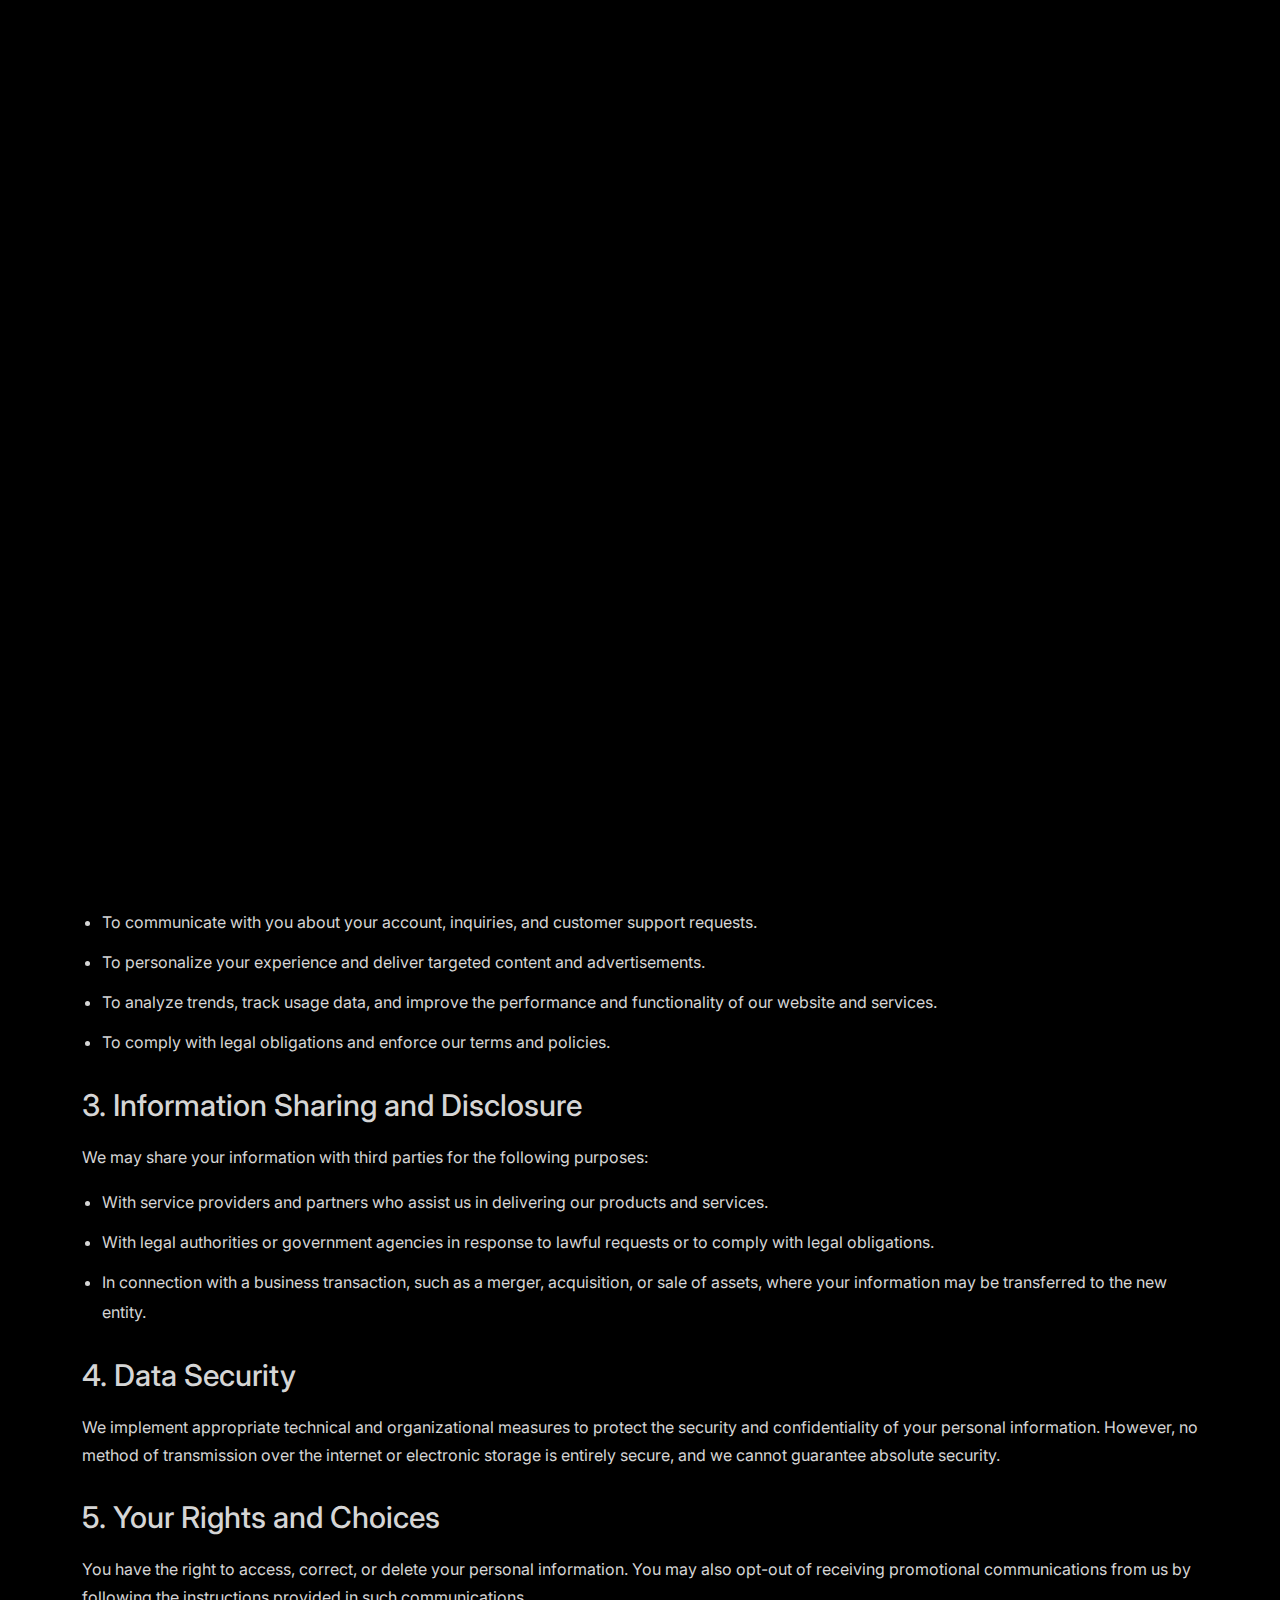
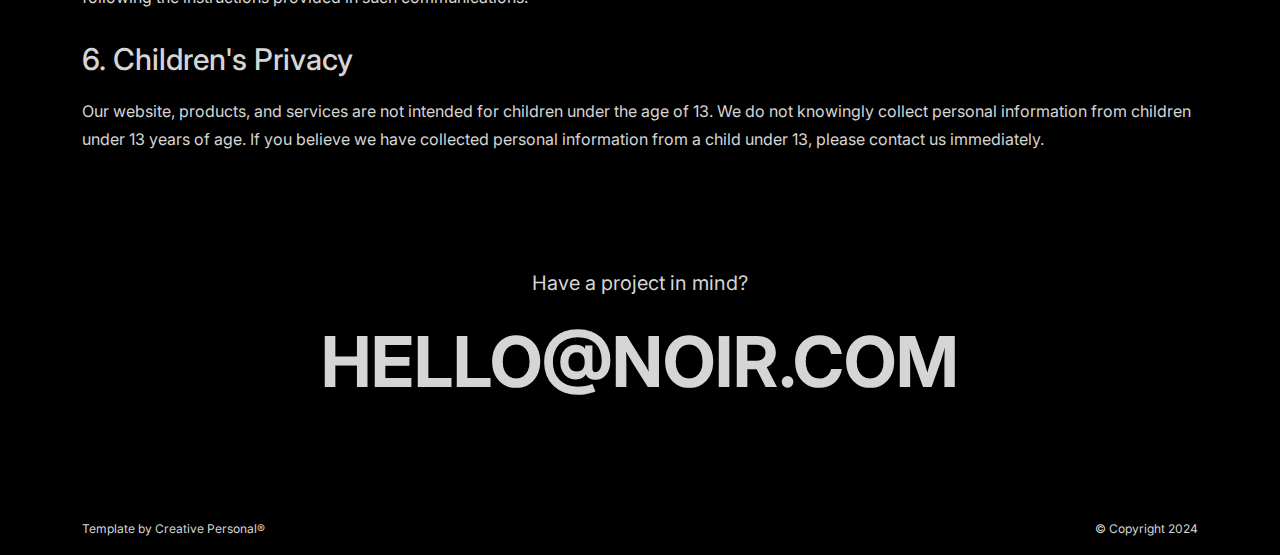
<file: privacy.html>
<!DOCTYPE html>
<html lang="en">

<head>
    <!-- META -->
    <meta charset="utf-8">
    <meta http-equiv="X-UA-Compatible" content="IE=edge">
    <meta name="viewport" content="width=device-width, initial-scale=1">
    <meta name="description" content="Noir - Modern Portfolio Template">
    <meta name="keywords" content="personal, portfolio new, html, one page, bootstrap, new html template, design, creative, onepage, clean, modern">
    <meta name="author" content="Tanvir Hossain">
    <!-- PAGE TITLE -->
    <title>Noir - Modern Portfolio Template</title>
    <link rel="icon" type="image/x-icon" href="assets/images/favicon.png">
    <!-- ALL GOOGLE FONTS -->
    <link rel="preconnect" href="https://fonts.googleapis.com">
    <link rel="preconnect" href="https://fonts.gstatic.com" crossorigin>
    <link href="https://fonts.googleapis.com/css2?family=Inter:ital,opsz,wght@0,14..32,100..900;1,14..32,100..900&family=Plus+Jakarta+Sans:ital,wght@0,200..800;1,200..800&display=swap" rel="stylesheet">
    <!-- BOOTSTRAP CSS -->
    <link rel="stylesheet" href="assets/css/bootstrap.min.css" />
    <!-- FONT AWESOME CSS -->
    <link rel="stylesheet" href="assets/css/font-awesome-pro.css" />
    <!-- FONT AWESOME CSS -->
    <link rel="stylesheet" href="assets/fonts/remixicon.css" />
    <!-- MAGNIFIC CSS -->
    <link rel="stylesheet" href="assets/css/magnific-popup.css">
    <!-- NICE SELECT CSS -->
    <link rel="stylesheet" href="assets/css/nice-select.min.css" />
    <!-- ANIMATE CSS -->
    <link rel="stylesheet" href="assets/css/animate.min.css" />
    <!-- MOBILE MENU CSS -->
    <link rel="stylesheet" href="assets/css/mobilemenu.css" />
    <!-- SPACING CSS -->
    <link rel="stylesheet" href="assets/css/spacing.css" />
    <link rel="stylesheet" href="assets/css/blog.css" />
    <!-- MAIN STYLE CSS -->
    <link rel="stylesheet" href="assets/css/style.css" />
    <!-- RESPONSIVE CSS -->
    <link rel="stylesheet" href="assets/css/responsive.css">
    <!-- HTML5 shim and Respond.js IE8 support of HTML5 elements and media queries -->
    <!-- WARNING: Respond.js doesn't work if you view the page via file:// -->
    <!--[if lt IE 9]>
      <script src="https://oss.maxcdn.com/html5shiv/3.7.2/html5shiv.min.js"></script>
      <script src="https://oss.maxcdn.com/respond/1.4.2/respond.min.js"></script>
    <![endif]-->
</head>

<body>
    <!-- START PRELOADER AREA-->
    <div class="preloader">
        <svg viewbox="0 0 1000 1000" preserveaspectratio="none">
            <path id="preloaderSvg" d="M0,1005S175,995,500,995s500,5,500,5V0H0Z"></path>
        </svg>
        <div class="preloader-heading">
            <div class="load-text">
                <span>L</span>
                <span>o</span>
                <span>a</span>
                <span>d</span>
                <span>i</span>
                <span>n</span>
                <span>g</span>
            </div>
        </div>
    </div>
    <!-- END PRELOADER AREA -->
    <!-- START SCROOL UP DESIGN AREA -->
    <div class="progress-wrap cursor-pointer">
        <i class="ri-arrow-up-s-line"></i>
        <svg class="progress-circle svg-content" width="100%" height="100%" viewBox="-1 -1 102 102">
            <path d="M50,1 a49,49 0 0,1 0,98 a49,49 0 0,1 0,-98" />
        </svg>
    </div>
    <!-- / END SCROOL UP DESIGN AREA -->
    <!-- START MAGIC CURSOR AND BALL AREA-->
    <div id="magic-cursor">
        <div id="ball"></div>
    </div>
    <!-- / END MAGIC CURSOR AND BALL AREA-->
    <!-- START MENU DESIGN AREA-->
    <header class="main-header">
        <div class="header-upper">
            <div class="container">
                <div class="header-inner">
                    <div class="row align-items-center">
                        <div class="col-xl-2 col-lg-2 col-md-6 col-6 col-sm-3">
                            <div class="logo-area">
                                <div class="logo">
                                    <a href="index.html"><img src="assets/images/logo.png" alt=""></a>
                                </div>
                            </div>
                        </div>
                        <div class="col-xl-10 col-lg-10 col-md-6 col-6 col-sm-9">
                            <div class="main-menu">
                                <nav id="mobile-menu">
                                    <ul class="onepage">
                                        <li class="has-dropdown"><a href="index.html" class="linkstyle">Home</a>
                                            <ul class="sub-menu">
                                                <li><a href="index-onepage.html">Onepage Version</a></li>
                                                <li><a href="index.html">Multipage Version</a></li>
                                            </ul>
                                        </li>
                                        <li><a href="service.html" class="linkstyle">services</a></li>
                                        <li class="has-dropdown"><a href="projects.html" class="linkstyle">Projects</a>
                                            <ul class="sub-menu">
                                                <li><a href="two-column.html">Two Column</a></li>
                                                <li><a href="three-column.html">Three Column</a></li>
                                                <li><a href="single-project.html">Single Projects</a></li>
                                            </ul>
                                        </li>
                                        <li><a href="about.html" class="linkstyle">about</a></li>
                                        <li><a href="contact.html" class="linkstyle">Contact</a></li>
                                        <li class="has-dropdown"><a href="#" class="linkstyle">Pages</a>
                                            <ul class="sub-menu">
                                                <li><a href="blog.html">Blog</a></li>
                                                <li><a href="blog-details.html">Single Blog</a></li>
                                                <li><a href="terms.html">Terms & Conditions</a></li>
                                                <li><a href="privacy.html">Privacy Policy</a></li>
                                                <li><a href="404.html">404</a></li>
                                            </ul>
                                        </li>
                                    </ul>
                                </nav>
                            </div>
                            <div class="side-menu-icon d-lg-none text-end">
                                <a href="javascript:void(0)" class="info-toggle-btn f-right sidebar-toggle-btn"><i class="fal fa-bars"></i></a>
                            </div>
                        </div>
                    </div>
                </div>
            </div>
        </div>
    </header>
    <!-- // END MENU DESIGN AREA-->
    <!-- START MOBILE MENU DESIGN AREA-->
    <div class="sidebar__area">
        <div class="sidebar__wrapper">
            <div class="sidebar__close">
                <button class="sidebar__close-btn" id="sidebar__close-btn">
                    <i class="fal fa-times"></i>
                </button>
            </div>
            <div class="sidebar__content mt-50 mb-20">
                <div class="mobile-menu fix"></div>
            </div>
        </div>
    </div>
    <div class="body-overlay"></div>
    <!-- // END MOBILE MENU DESIGN AREA-->
    <!-- START SINGLE PAGE DESIGN AREA -->
    <section class="single-page-hero-area">
        <div class="container">
            <div class="row align-items-center text-center">
                <div class="col-lg-12">
                    <h2>Privacy Policy</h2>
                    <div class="breadcrumb__list">
                        <span><a href="#">Home</a></span>
                        <span class="dvdr"><i class="fa-regular fa-angle-right"></i></span>
                        <span>Privacy Policy</span>
                    </div>
                </div>
            </div>
        </div>
    </section>
    <!-- // END SINGLE PAGE DESIGN AREA -->
    <!-- START 404 PAGE DESIGN AREA -->
    <section class="privacy-area">
        <div class="container">
            <div class="row">
                <div class="col-lg-12">
                    <h2>1. Information We Collect</h2>
                    <ul>
                        <li>Personal Information: We may collect personal information such as your name, email address, phone number, and other contact information when you interact with us, sign up for our services, or communicate with our team.</li>
                        <li>Usage Data: We automatically collect information about how you interact with our website, products, and services, including your IP address, browser type, device information, and pages visited.</li>
                        <li>Cookies and Similar Technologies: We may use cookies, web beacons, and other tracking technologies to collect information about your browsing behavior and preferences on our website.</li>
                    </ul>
                    <h2>2. How We Use Your Information</h2>
                    <p>We may use the information we collect for the following purposes:</p>
                    <ul>
                        <li>To provide and improve our products and services.</li>
                        <li>To communicate with you about your account, inquiries, and customer support requests.</li>
                        <li>To personalize your experience and deliver targeted content and advertisements.</li>
                        <li>To analyze trends, track usage data, and improve the performance and functionality of our website and services.</li>
                        <li>To comply with legal obligations and enforce our terms and policies.</li>
                    </ul>
                    <h2>3. Information Sharing and Disclosure</h2>
                    <p>We may share your information with third parties for the following purposes:</p>
                    <ul>
                        <li>With service providers and partners who assist us in delivering our products and services.</li>
                        <li>With legal authorities or government agencies in response to lawful requests or to comply with legal obligations.</li>
                        <li>In connection with a business transaction, such as a merger, acquisition, or sale of assets, where your information may be transferred to the new entity.</li>
                    </ul>
                    <h2>4. Data Security</h2>
                    <p>We implement appropriate technical and organizational measures to protect the security and confidentiality of your personal information. However, no method of transmission over the internet or electronic storage is entirely secure, and we cannot guarantee absolute security.</p>
                    </ul>
                    <h2>5. Your Rights and Choices</h2>
                    <p>You have the right to access, correct, or delete your personal information. You may also opt-out of receiving promotional communications from us by following the instructions provided in such communications.</p>
                    </ul>
                    <h2>6. Children's Privacy</h2>
                    <p>Our website, products, and services are not intended for children under the age of 13. We do not knowingly collect personal information from children under 13 years of age. If you believe we have collected personal information from a child under 13, please contact us immediately.</p>
                </div>
            </div>
        </div>
    </section>
    <!--  / END 404 PAGE DESIGN AREA -->
    <!-- START FOOTER DESIGN AREA -->
    <footer class="main-footer">
        <div class="container">
            <div class="row">
                <div class="col-lg-12">
                    <div class="footer-top">
                        <p> Have a project in mind?</p>
                        <h2><a href="mailto:hello@websitename.com">Hello@noir.com</a></h2>
                    </div>
                </div>
            </div>
            <div class="row">
                <div class="col-lg-6 col-sm-6">
                    <p class="copy-left-text">Template by <a href="https://themeforest.net/user/creativepersonal/portfolio">Creative Personal®</a></p>
                </div>
                <div class="col-lg-6 col-sm-6">
                    <p class="copy-right-text">&copy; Copyright 2024</p>
                </div>
            </div>
        </div>
    </footer>
    <!-- / END FOOTER DESIGN AREA -->
    <!-- JQUERY JS -->
    <script src="assets/js/jquery-3.6.0.min.js"></script>
    <!-- BOOTSTRAP JS-->
    <script src="assets/js/bootstrap.min.js"></script>
    <!-- APPEAR JS -->
    <script src="assets/js/appear.min.js"></script>
    <!-- MAGNIFICANT JS -->
    <script src="assets/js/jquery.magnific-popup.min.js"></script>
    <!-- MOBILE MENU JS-->
    <script src="assets/js/mobilemenu.js"></script>
    <!-- GSAP AND LOCOMOTIV JS-->
    <script src="assets/js/gsap.min.js"></script>
    <script src="assets/js/ScrollTrigger.min.js"></script>
    <script src="assets/js/lenis.js"></script>
    <!-- SWIPPER JS-->
    <script src="assets/js/swiper-bundle.js"></script>
    <!-- NICE SELECT JS-->
    <script src="assets/js/jquery.nice-select.min.js"></script>
    <!-- IMAGE LOADER JS-->
    <script src="assets/js/imagesloaded.pkgd.min.js"></script>
    <!-- ISOTOPE JS-->
    <script src="assets/js/isotope.pkgd.min.js"></script>
    <!--  WOW ANIMATION JS-->
    <script src="assets/js/wow.min.js"></script>
    <!-- SCRIPT JS-->
    <script src="assets/js/script.js"></script>
</body>

</html>
</file>
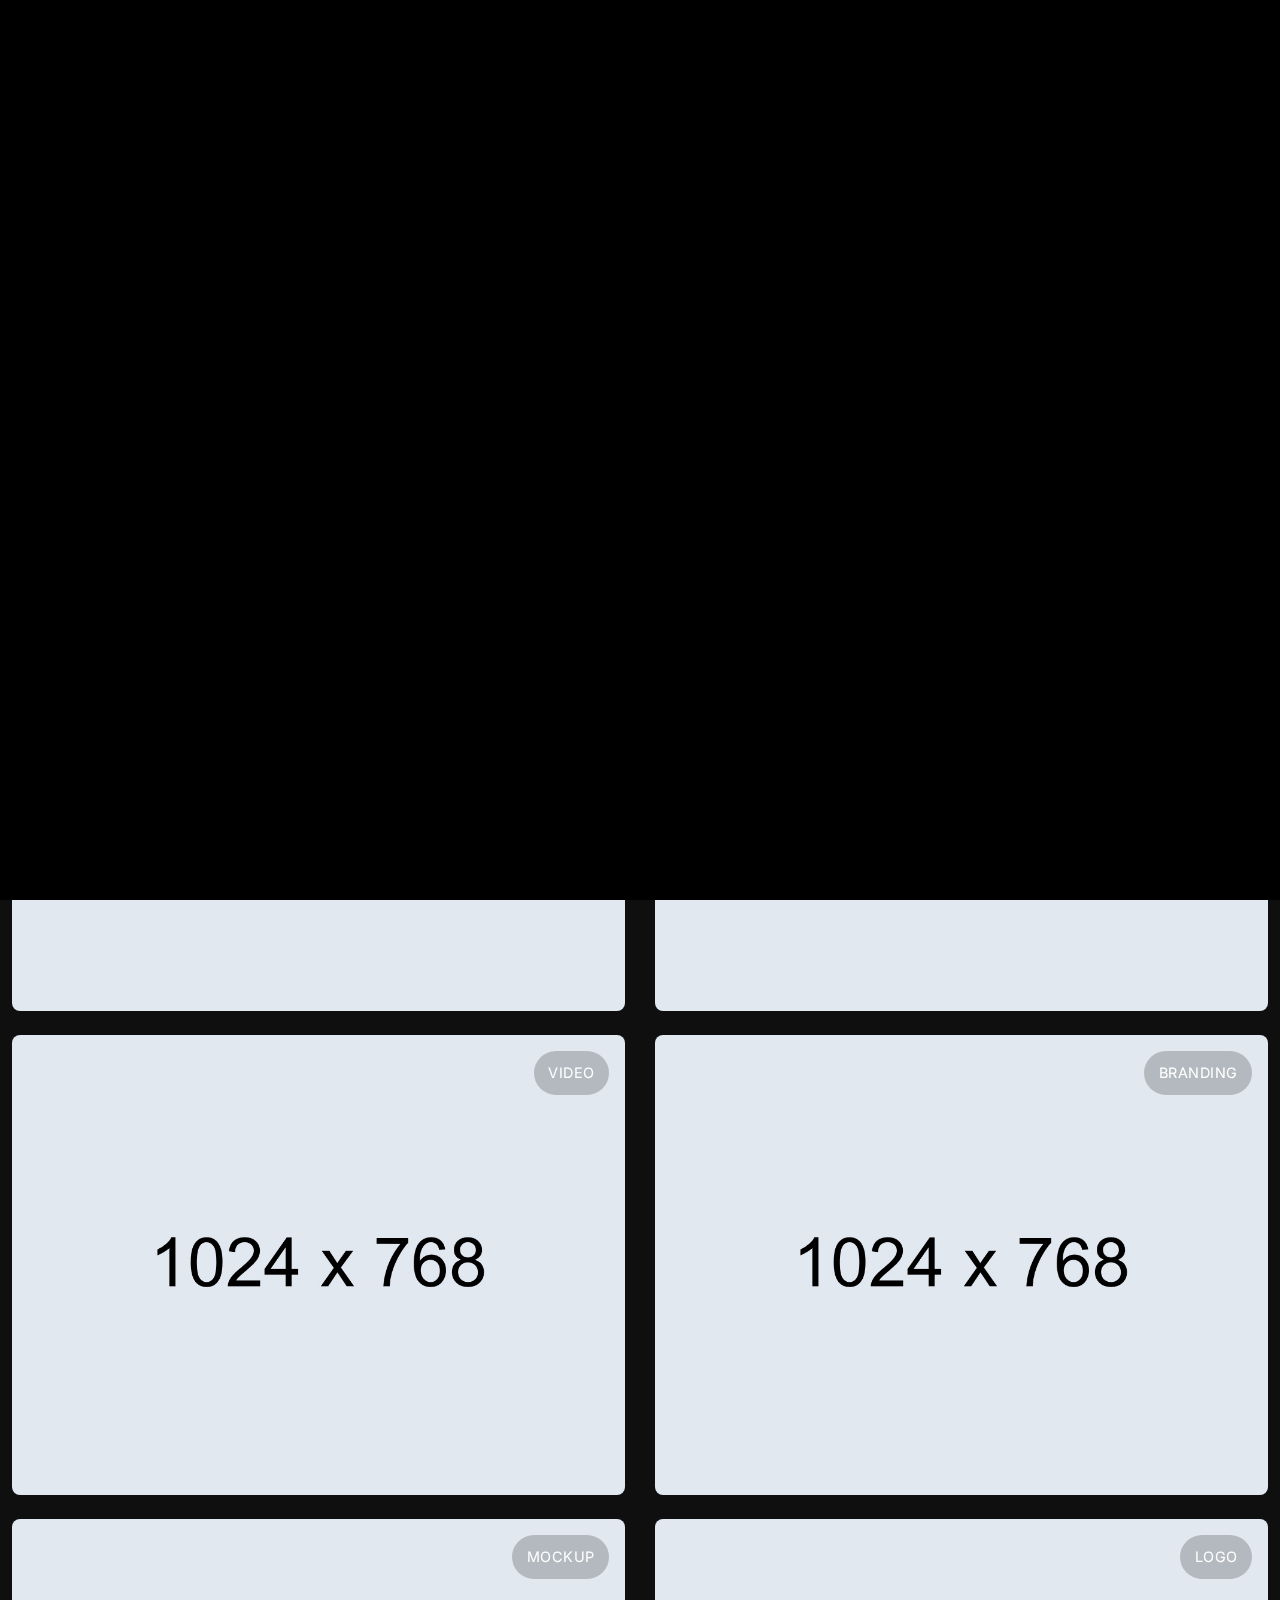
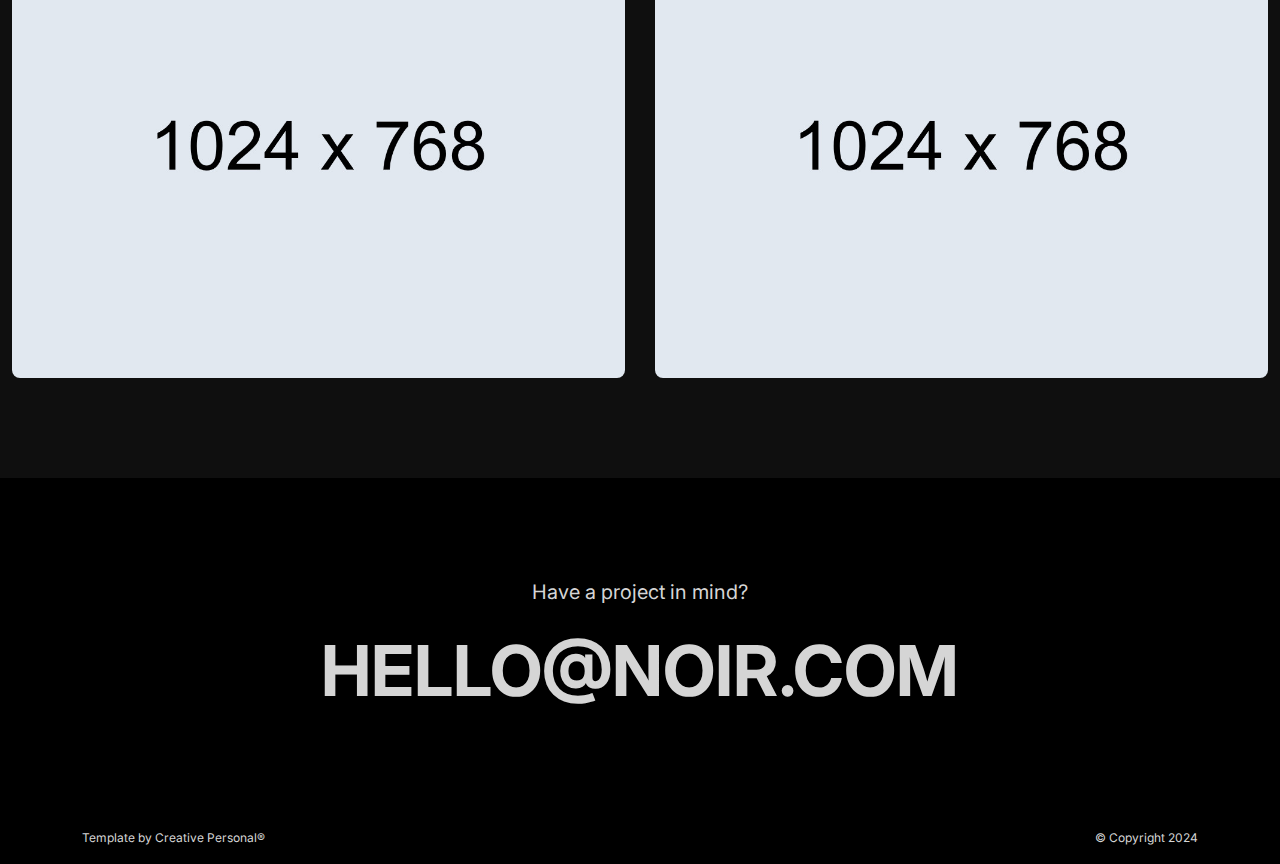
<file: projects.html>
<!DOCTYPE html>
<html lang="en">

<head>
    <!-- META -->
    <meta charset="utf-8">
    <meta http-equiv="X-UA-Compatible" content="IE=edge">
    <meta name="viewport" content="width=device-width, initial-scale=1">
    <meta name="description" content="Noir - Modern Portfolio Template">
    <meta name="keywords" content="personal, portfolio new, html, one page, bootstrap, new html template, design, creative, onepage, clean, modern">
    <meta name="author" content="Tanvir Hossain">
    <!-- PAGE TITLE -->
    <title>Noir - Modern Portfolio Template</title>
    <link rel="icon" type="image/x-icon" href="assets/images/favicon.png">
    <!-- ALL GOOGLE FONTS -->
    <link rel="preconnect" href="https://fonts.googleapis.com">
    <link rel="preconnect" href="https://fonts.gstatic.com" crossorigin>
    <link href="https://fonts.googleapis.com/css2?family=Inter:ital,opsz,wght@0,14..32,100..900;1,14..32,100..900&family=Plus+Jakarta+Sans:ital,wght@0,200..800;1,200..800&display=swap" rel="stylesheet">
    <!-- BOOTSTRAP CSS -->
    <link rel="stylesheet" href="assets/css/bootstrap.min.css" />
    <!-- FONT AWESOME CSS -->
    <link rel="stylesheet" href="assets/css/font-awesome-pro.css" />
    <!-- FONT AWESOME CSS -->
    <link rel="stylesheet" href="assets/fonts/remixicon.css" />
    <!-- MAGNIFIC CSS -->
    <link rel="stylesheet" href="assets/css/magnific-popup.css">
    <!-- NICE SELECT CSS -->
    <link rel="stylesheet" href="assets/css/nice-select.min.css" />
    <!-- ANIMATE CSS -->
    <link rel="stylesheet" href="assets/css/animate.min.css" />
    <!-- MOBILE MENU CSS -->
    <link rel="stylesheet" href="assets/css/mobilemenu.css" />
    <!-- SPACING CSS -->
    <link rel="stylesheet" href="assets/css/spacing.css" />
    <link rel="stylesheet" href="assets/css/blog.css" />
    <!-- MAIN STYLE CSS -->
    <link rel="stylesheet" href="assets/css/style.css" />
    <!-- RESPONSIVE CSS -->
    <link rel="stylesheet" href="assets/css/responsive.css">
    <!-- HTML5 shim and Respond.js IE8 support of HTML5 elements and media queries -->
    <!-- WARNING: Respond.js doesn't work if you view the page via file:// -->
    <!--[if lt IE 9]>
      <script src="https://oss.maxcdn.com/html5shiv/3.7.2/html5shiv.min.js"></script>
      <script src="https://oss.maxcdn.com/respond/1.4.2/respond.min.js"></script>
    <![endif]-->
</head>

<body>
    <!-- START PRELOADER AREA-->
    <div class="preloader">
        <svg viewbox="0 0 1000 1000" preserveaspectratio="none">
            <path id="preloaderSvg" d="M0,1005S175,995,500,995s500,5,500,5V0H0Z"></path>
        </svg>
        <div class="preloader-heading">
            <div class="load-text">
                <span>L</span>
                <span>o</span>
                <span>a</span>
                <span>d</span>
                <span>i</span>
                <span>n</span>
                <span>g</span>
            </div>
        </div>
    </div>
    <!-- END PRELOADER AREA -->
    <!-- START SCROOL UP DESIGN AREA -->
    <div class="progress-wrap cursor-pointer">
        <i class="ri-arrow-up-s-line"></i>
        <svg class="progress-circle svg-content" width="100%" height="100%" viewBox="-1 -1 102 102">
            <path d="M50,1 a49,49 0 0,1 0,98 a49,49 0 0,1 0,-98" />
        </svg>
    </div>
    <!-- / END SCROOL UP DESIGN AREA -->
    <!-- START MAGIC CURSOR AND BALL AREA-->
    <div id="magic-cursor">
        <div id="ball"></div>
    </div>
    <!-- / END MAGIC CURSOR AND BALL AREA-->
    <!-- START MENU DESIGN AREA-->
    <header class="main-header">
        <div class="header-upper">
            <div class="container">
                <div class="header-inner">
                    <div class="row align-items-center">
                        <div class="col-xl-2 col-lg-2 col-md-6 col-6 col-sm-3">
                            <div class="logo-area">
                                <div class="logo">
                                    <a href="index.html"><img src="assets/images/logo.png" alt=""></a>
                                </div>
                            </div>
                        </div>
                        <div class="col-xl-10 col-lg-10 col-md-6 col-6 col-sm-9">
                            <div class="main-menu">
                                <nav id="mobile-menu">
                                    <ul class="onepage">
                                        <li class="has-dropdown"><a href="index.html" class="linkstyle">Home</a>
                                            <ul class="sub-menu">
                                                <li><a href="index-onepage.html">Onepage Version</a></li>
                                                <li><a href="index.html">Multipage Version</a></li>
                                            </ul>
                                        </li>
                                        <li><a href="service.html" class="linkstyle">services</a></li>
                                        <li class="has-dropdown"><a href="projects.html" class="linkstyle">Projects</a>
                                            <ul class="sub-menu">
                                                <li><a href="two-column.html">Two Column</a></li>
                                                <li><a href="three-column.html">Three Column</a></li>
                                                <li><a href="single-project.html">Single Projects</a></li>
                                            </ul>
                                        </li>
                                        <li><a href="about.html" class="linkstyle">about</a></li>
                                        <li><a href="contact.html" class="linkstyle">Contact</a></li>
                                        <li class="has-dropdown"><a href="#" class="linkstyle">Pages</a>
                                            <ul class="sub-menu">
                                                <li><a href="blog.html">Blog</a></li>
                                                <li><a href="blog-details.html">Single Blog</a></li>
                                                <li><a href="terms.html">Terms & Conditions</a></li>
                                                <li><a href="privacy.html">Privacy Policy</a></li>
                                                <li><a href="404.html">404</a></li>
                                            </ul>
                                        </li>
                                    </ul>
                                </nav>
                            </div>
                            <div class="side-menu-icon d-lg-none text-end">
                                <a href="javascript:void(0)" class="info-toggle-btn f-right sidebar-toggle-btn"><i class="fal fa-bars"></i></a>
                            </div>
                        </div>
                    </div>
                </div>
            </div>
        </div>
    </header>
    <!-- // END MENU DESIGN AREA-->
    <!-- START MOBILE MENU DESIGN AREA-->
    <div class="sidebar__area">
        <div class="sidebar__wrapper">
            <div class="sidebar__close">
                <button class="sidebar__close-btn" id="sidebar__close-btn">
                    <i class="fal fa-times"></i>
                </button>
            </div>
            <div class="sidebar__content mt-50 mb-20">
                <div class="mobile-menu fix"></div>
            </div>
        </div>
    </div>
    <div class="body-overlay"></div>
    <!-- // END MOBILE MENU DESIGN AREA-->
    <!-- START SINGLE PAGE DESIGN AREA -->
    <section class="single-page-hero-area">
        <div class="container">
            <div class="row align-items-center text-center">
                <div class="col-lg-12">
                    <h2>Creative Portfolios</h2>
                    <div class="breadcrumb__list">
                        <span><a href="#">Home</a></span>
                        <span class="dvdr"><i class="fa-regular fa-angle-right"></i></span>
                        <span>Projects</span>
                    </div>
                </div>
            </div>
        </div>
    </section>
    <!-- // END SINGLE PAGE DESIGN AREA -->
    <!-- START PORTFOLIO DESIGN AREA -->
    <div class="projects-area" id="projects">
        <div class="container-fluid">
            <div class="row g-4 portfolio-grid">
                <!-- START SINGLE PORTFOLIO DESIGN AREA -->
                <div class="col-md-6 col-xl-6 portfolio-item category-1">
                    <a href="assets/images/projects/work1.jpg" class="work-popup">
                        <div class="portfolio-box">
                            <!-- Image -->
                            <img src="assets/images/projects/work1.jpg" alt="" data-rjs="2">
                            <!-- Category -->
                            <span class="portfolio-category">Branding</span>
                            <!-- Caption -->
                            <div class="portfolio-caption">
                                <h1>Glasses of Cocktail</h1>
                            </div>
                        </div>
                    </a>
                </div>
                <!-- // END SINGLE PORTFOLIO DESIGN AREA -->
                <!-- START SINGLE PORTFOLIO DESIGN AREA -->
                <div class="col-md-6 col-xl-6 portfolio-item category-2">
                    <a href="single-project.html">
                        <div class="portfolio-box">
                            <!-- Image -->
                            <img src="assets/images/projects/work2.jpg" alt="" data-rjs="2">
                            <!-- Category -->
                            <span class="portfolio-category">Mockup</span>
                            <!-- Caption -->
                            <div class="portfolio-caption">
                                <h1>A Branch with Flowers</h1>
                            </div>
                        </div>
                    </a>
                </div>
                <!-- // END SINGLE PORTFOLIO DESIGN AREA -->
                <!-- START SINGLE PORTFOLIO DESIGN AREA -->
                <div class="col-md-6 col-xl-6 portfolio-item category-2">
                    <a href="https://www.youtube.com/watch?v=qZEPs3vmYB4" class="popup-youtube">
                        <div class="portfolio-box">
                            <!-- Image -->
                            <img src="assets/images/projects/work3.jpg" alt="" data-rjs="2">
                            <!-- Category -->
                            <span class="portfolio-category">Video</span>
                            <!-- Caption -->
                            <div class="portfolio-caption">
                                <h1>Orange Rose Flower</h1>
                            </div>
                        </div>
                    </a>
                </div>
                <!-- // END SINGLE PORTFOLIO DESIGN AREA -->
                <!-- START SINGLE PORTFOLIO DESIGN AREA -->
                <div class="col-md-6 col-xl-6 portfolio-item category-1">
                    <a href="assets/images/projects/work4.jpg" class="work-popup">
                        <div class="portfolio-box">
                            <!-- Image -->
                            <img src="assets/images/projects/work4.jpg" alt="" data-rjs="2">
                            <!-- Category -->
                            <span class="portfolio-category">Branding</span>
                            <!-- Caption -->
                            <div class="portfolio-caption">
                                <h1>Green Plant on a Desk</h1>
                            </div>
                        </div>
                    </a>
                </div>
                <!-- // END SINGLE PORTFOLIO DESIGN AREA -->
                <!-- START SINGLE PORTFOLIO DESIGN AREA -->
                <div class="col-md-6 col-xl-6 portfolio-item category-2">
                    <a href="assets/images/projects/work5.jpg" class="work-popup">
                        <div class="portfolio-box">
                            <!-- Image -->
                            <img src="assets/images/projects/work5.jpg" alt="" data-rjs="2">
                            <!-- Category -->
                            <span class="portfolio-category">Mockup</span>
                            <!-- Caption -->
                            <div class="portfolio-caption">
                                <h1>Orange Rose Flower</h1>
                            </div>
                        </div>
                    </a>
                </div>
                <!-- // END SINGLE PORTFOLIO DESIGN AREA -->
                <!-- START SINGLE PORTFOLIO DESIGN AREA -->
                <div class="col-md-6 col-xl-6 portfolio-item category-2">
                    <a href="assets/images/projects/work6.jpg" class="work-popup">
                        <div class="portfolio-box">
                            <!-- Image -->
                            <img src="assets/images/projects/work6.jpg" alt="" data-rjs="2">
                            <!-- Category -->
                            <span class="portfolio-category">logo</span>
                            <!-- Caption -->
                            <div class="portfolio-caption">
                                <h1>Rose Flower</h1>
                            </div>
                        </div>
                    </a>
                </div>
                <!-- // END SINGLE PORTFOLIO DESIGN AREA -->
            </div>
        </div>
    </div>
    <!-- // END PORTFOLIO DESIGN AREA -->
    <!-- START FOOTER DESIGN AREA -->
    <footer class="main-footer">
        <div class="container">
            <div class="row">
                <div class="col-lg-12">
                    <div class="footer-top">
                        <p> Have a project in mind?</p>
                        <h2><a href="mailto:hello@websitename.com">Hello@noir.com</a></h2>
                    </div>
                </div>
            </div>
            <div class="row">
                <div class="col-lg-6 col-sm-6">
                    <p class="copy-left-text">Template by <a href="https://themeforest.net/user/creativepersonal/portfolio">Creative Personal®</a></p>
                </div>
                <div class="col-lg-6 col-sm-6">
                    <p class="copy-right-text">&copy; Copyright 2024</p>
                </div>
            </div>
        </div>
    </footer>
    <!-- / END FOOTER DESIGN AREA -->
    <!-- JQUERY JS -->
    <script src="assets/js/jquery-3.6.0.min.js"></script>
    <!-- BOOTSTRAP JS-->
    <script src="assets/js/bootstrap.min.js"></script>
    <!-- APPEAR JS -->
    <script src="assets/js/appear.min.js"></script>
    <!-- MAGNIFICANT JS -->
    <script src="assets/js/jquery.magnific-popup.min.js"></script>
    <!-- MOBILE MENU JS-->
    <script src="assets/js/mobilemenu.js"></script>
    <!-- GSAP AND LOCOMOTIV JS-->
    <script src="assets/js/gsap.min.js"></script>
    <script src="assets/js/ScrollTrigger.min.js"></script>
    <script src="assets/js/lenis.js"></script>
    <!-- SWIPPER JS-->
    <script src="assets/js/swiper-bundle.js"></script>
    <!-- NICE SELECT JS-->
    <script src="assets/js/jquery.nice-select.min.js"></script>
    <!-- IMAGE LOADER JS-->
    <script src="assets/js/imagesloaded.pkgd.min.js"></script>
    <!-- ISOTOPE JS-->
    <script src="assets/js/isotope.pkgd.min.js"></script>
    <!--  WOW ANIMATION JS-->
    <script src="assets/js/wow.min.js"></script>
    <!-- SCRIPT JS-->
    <script src="assets/js/script.js"></script>
</body>

</html>
</file>
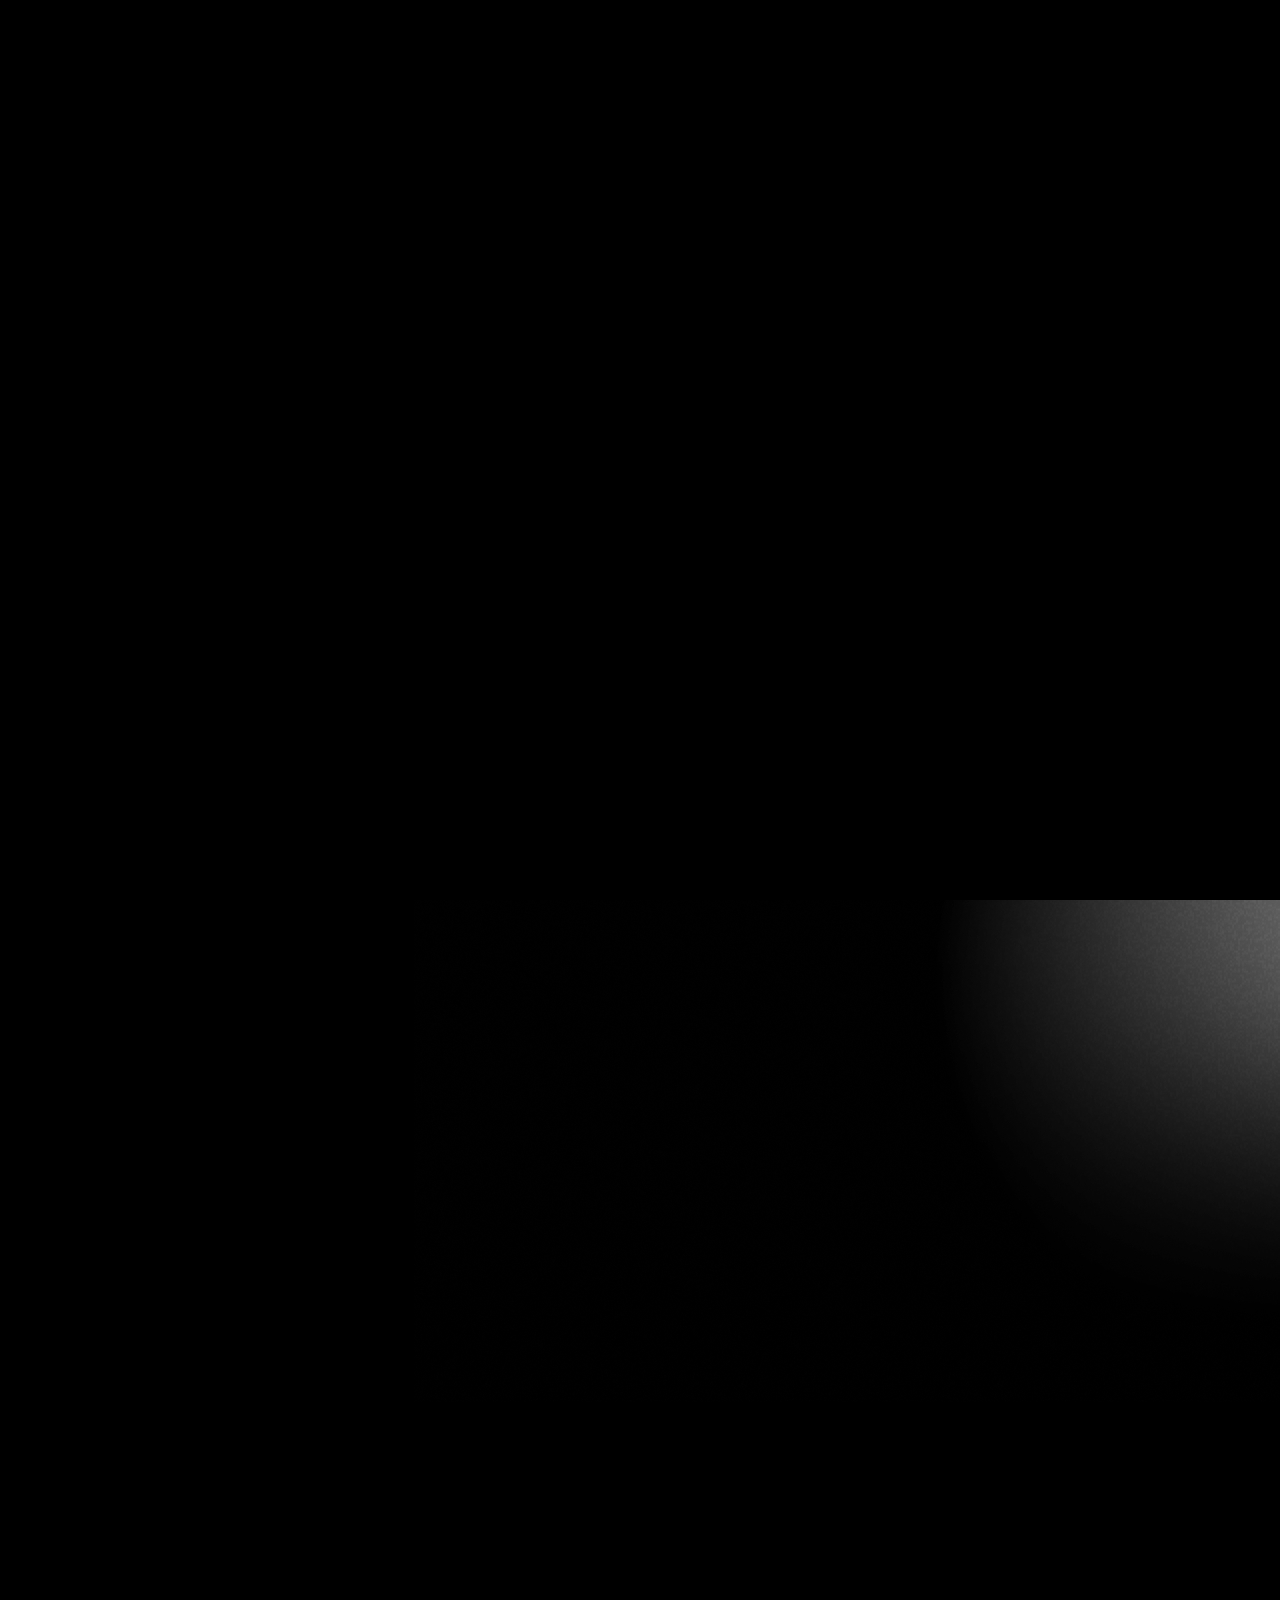
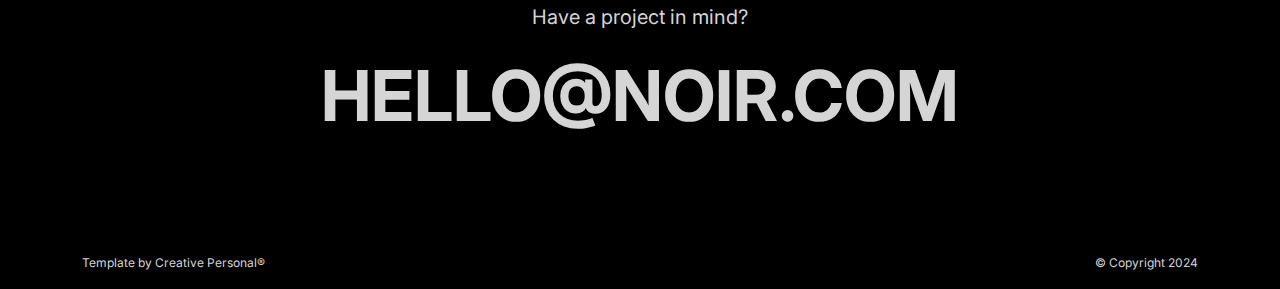
<file: service.html>
<!DOCTYPE html>
<html lang="en">

<head>
    <!-- META -->
    <meta charset="utf-8">
    <meta http-equiv="X-UA-Compatible" content="IE=edge">
    <meta name="viewport" content="width=device-width, initial-scale=1">
    <meta name="description" content="Noir - Modern Portfolio Template">
    <meta name="keywords" content="personal, portfolio new, html, one page, bootstrap, new html template, design, creative, onepage, clean, modern">
    <meta name="author" content="Tanvir Hossain">
    <!-- PAGE TITLE -->
    <title>Noir - Modern Portfolio Template</title>
    <link rel="icon" type="image/x-icon" href="assets/images/favicon.png">
    <!-- ALL GOOGLE FONTS -->
    <link rel="preconnect" href="https://fonts.googleapis.com">
    <link rel="preconnect" href="https://fonts.gstatic.com" crossorigin>
    <link href="https://fonts.googleapis.com/css2?family=Inter:ital,opsz,wght@0,14..32,100..900;1,14..32,100..900&family=Plus+Jakarta+Sans:ital,wght@0,200..800;1,200..800&display=swap" rel="stylesheet">
    <!-- BOOTSTRAP CSS -->
    <link rel="stylesheet" href="assets/css/bootstrap.min.css" />
    <!-- FONT AWESOME CSS -->
    <link rel="stylesheet" href="assets/css/font-awesome-pro.css" />
    <!-- FONT AWESOME CSS -->
    <link rel="stylesheet" href="assets/fonts/remixicon.css" />
    <!-- MAGNIFIC CSS -->
    <link rel="stylesheet" href="assets/css/magnific-popup.css">
    <!-- NICE SELECT CSS -->
    <link rel="stylesheet" href="assets/css/nice-select.min.css" />
    <!-- ANIMATE CSS -->
    <link rel="stylesheet" href="assets/css/animate.min.css" />
    <!-- MOBILE MENU CSS -->
    <link rel="stylesheet" href="assets/css/mobilemenu.css" />
    <!-- SPACING CSS -->
    <link rel="stylesheet" href="assets/css/spacing.css" />
    <link rel="stylesheet" href="assets/css/blog.css" />
    <!-- MAIN STYLE CSS -->
    <link rel="stylesheet" href="assets/css/style.css" />
    <!-- RESPONSIVE CSS -->
    <link rel="stylesheet" href="assets/css/responsive.css">
    <!-- HTML5 shim and Respond.js IE8 support of HTML5 elements and media queries -->
    <!-- WARNING: Respond.js doesn't work if you view the page via file:// -->
    <!--[if lt IE 9]>
      <script src="https://oss.maxcdn.com/html5shiv/3.7.2/html5shiv.min.js"></script>
      <script src="https://oss.maxcdn.com/respond/1.4.2/respond.min.js"></script>
    <![endif]-->
</head>

<body>
    <!-- START PRELOADER AREA-->
    <div class="preloader">
        <svg viewbox="0 0 1000 1000" preserveaspectratio="none">
            <path id="preloaderSvg" d="M0,1005S175,995,500,995s500,5,500,5V0H0Z"></path>
        </svg>
        <div class="preloader-heading">
            <div class="load-text">
                <span>L</span>
                <span>o</span>
                <span>a</span>
                <span>d</span>
                <span>i</span>
                <span>n</span>
                <span>g</span>
            </div>
        </div>
    </div>
    <!-- END PRELOADER AREA -->
    <!-- START SCROOL UP DESIGN AREA -->
    <div class="progress-wrap cursor-pointer">
        <i class="ri-arrow-up-s-line"></i>
        <svg class="progress-circle svg-content" width="100%" height="100%" viewBox="-1 -1 102 102">
            <path d="M50,1 a49,49 0 0,1 0,98 a49,49 0 0,1 0,-98" />
        </svg>
    </div>
    <!-- / END SCROOL UP DESIGN AREA -->
    <!-- START MAGIC CURSOR AND BALL AREA-->
    <div id="magic-cursor">
        <div id="ball"></div>
    </div>
    <!-- / END MAGIC CURSOR AND BALL AREA-->
    <!-- START MENU DESIGN AREA-->
    <header class="main-header">
        <div class="header-upper">
            <div class="container">
                <div class="header-inner">
                    <div class="row align-items-center">
                        <div class="col-xl-2 col-lg-2 col-md-6 col-6 col-sm-3">
                            <div class="logo-area">
                                <div class="logo">
                                    <a href="index.html"><img src="assets/images/logo.png" alt=""></a>
                                </div>
                            </div>
                        </div>
                        <div class="col-xl-10 col-lg-10 col-md-6 col-6 col-sm-9">
                            <div class="main-menu">
                                <nav id="mobile-menu">
                                    <ul class="onepage">
                                        <li class="has-dropdown"><a href="index.html" class="linkstyle">Home</a>
                                            <ul class="sub-menu">
                                                <li><a href="index-onepage.html">Onepage Version</a></li>
                                                <li><a href="index.html">Multipage Version</a></li>
                                            </ul>
                                        </li>
                                        <li><a href="service.html" class="linkstyle">services</a></li>
                                        <li class="has-dropdown"><a href="projects.html" class="linkstyle">Projects</a>
                                            <ul class="sub-menu">
                                                <li><a href="two-column.html">Two Column</a></li>
                                                <li><a href="three-column.html">Three Column</a></li>
                                                <li><a href="single-project.html">Single Projects</a></li>
                                            </ul>
                                        </li>
                                        <li><a href="about.html" class="linkstyle">about</a></li>
                                        <li><a href="contact.html" class="linkstyle">Contact</a></li>
                                        <li class="has-dropdown"><a href="#" class="linkstyle">Pages</a>
                                            <ul class="sub-menu">
                                                <li><a href="blog.html">Blog</a></li>
                                                <li><a href="blog-details.html">Single Blog</a></li>
                                                <li><a href="terms.html">Terms & Conditions</a></li>
                                                <li><a href="privacy.html">Privacy Policy</a></li>
                                                <li><a href="404.html">404</a></li>
                                            </ul>
                                        </li>
                                    </ul>
                                </nav>
                            </div>
                            <div class="side-menu-icon d-lg-none text-end">
                                <a href="javascript:void(0)" class="info-toggle-btn f-right sidebar-toggle-btn"><i class="fal fa-bars"></i></a>
                            </div>
                        </div>
                    </div>
                </div>
            </div>
        </div>
    </header>
    <!-- // END MENU DESIGN AREA-->
    <!-- START MOBILE MENU DESIGN AREA-->
    <div class="sidebar__area">
        <div class="sidebar__wrapper">
            <div class="sidebar__close">
                <button class="sidebar__close-btn" id="sidebar__close-btn">
                    <i class="fal fa-times"></i>
                </button>
            </div>
            <div class="sidebar__content mt-50 mb-20">
                <div class="mobile-menu fix"></div>
            </div>
        </div>
    </div>
    <div class="body-overlay"></div>
    <!-- // END MOBILE MENU DESIGN AREA-->
    <!-- START SINGLE PAGE DESIGN AREA -->
    <section class="single-page-hero-area">
        <div class="container">
            <div class="row align-items-center text-center">
                <div class="col-lg-12">
                    <h2>My Services</h2>
                    <div class="breadcrumb__list">
                        <span><a href="#">Home</a></span>
                        <span class="dvdr"><i class="fa-regular fa-angle-right"></i></span>
                        <span>Services</span>
                    </div>
                </div>
            </div>
        </div>
    </section>
    <!-- // END SINGLE PAGE DESIGN AREA -->
    <!-- START SERVICE DESIGN AREA -->
    <section id="services" class="services-area">
        <div class="container">
            <div class="row">
                <!-- START SINGLE SERVICE DESIGN AREA -->
                <div class="col-lg-8 col-md-7">
                    <div class="service-item wow fadeInUp delay-0-2s">
                        <i class="ri-arrow-right-up-line"></i>
                        <h5>01</h5>
                        <h4>Brand Identity Design</h4>
                        <p>Blend of strategic thinking and creative flair to craft a digital identity that resonates and captivates.kits you need to create a true website within minutes.</p>
                    </div>
                </div>
                <!-- / END SINGLE SERVICE DESIGN AREA -->
                <!-- START SINGLE SERVICE DESIGN AREA -->
                <div class="col-lg-4 col-md-5">
                    <div class="service-item wow fadeInUp delay-0-4s">
                        <i class="ri-arrow-right-up-line"></i>
                        <h5>02</h5>
                        <h4>Visual Design</h4>
                        <p>Blend of artistic intuition with strategic insight to craft a visual identity.</p>
                    </div>
                </div>
                <!-- / END SINGLE SERVICE DESIGN AREA -->
                <!-- START SINGLE SERVICE DESIGN AREA -->
                <div class="col-lg-4 col-md-5">
                    <div class="service-item wow fadeInUp delay-0-6s">
                        <i class="ri-arrow-right-up-line"></i>
                        <h5>03</h5>
                        <h4>UX Research</h4>
                        <p>Blend of functionality with aesthetics to create delightful experience.</p>
                    </div>
                </div>
                <!-- / END SINGLE SERVICE DESIGN AREA -->
                <!-- START SINGLE SERVICE DESIGN AREA -->
                <div class="col-lg-8 col-md-7">
                    <div class="service-item wow fadeInUp delay-0-8s">
                        <i class="ri-arrow-right-up-line"></i>
                        <h5>04</h5>
                        <h4>Art Direction</h4>
                        <p>Blend of strategic thinking and creative flair to craft a digital identity that resonates and captivates.kits you need to create a true website within minutes.</p>
                    </div>
                </div>
                <!-- / END SINGLE SERVICE DESIGN AREA -->
            </div>
        </div>
    </section>
    <!-- / END SERVICE DESIGN AREA -->
    <!-- START FOOTER DESIGN AREA -->
    <footer class="main-footer">
        <div class="container">
            <div class="row">
                <div class="col-lg-12">
                    <div class="footer-top">
                        <p> Have a project in mind?</p>
                        <h2><a href="mailto:hello@websitename.com">Hello@noir.com</a></h2>
                    </div>
                </div>
            </div>
            <div class="row">
                <div class="col-lg-6 col-sm-6">
                    <p class="copy-left-text">Template by <a href="https://themeforest.net/user/creativepersonal/portfolio">Creative Personal®</a></p>
                </div>
                <div class="col-lg-6 col-sm-6">
                    <p class="copy-right-text">&copy; Copyright 2024</p>
                </div>
            </div>
        </div>
    </footer>
    <!-- / END FOOTER DESIGN AREA -->
    <!-- JQUERY JS -->
    <script src="assets/js/jquery-3.6.0.min.js"></script>
    <!-- BOOTSTRAP JS-->
    <script src="assets/js/bootstrap.min.js"></script>
    <!-- APPEAR JS -->
    <script src="assets/js/appear.min.js"></script>
    <!-- MAGNIFICANT JS -->
    <script src="assets/js/jquery.magnific-popup.min.js"></script>
    <!-- MOBILE MENU JS-->
    <script src="assets/js/mobilemenu.js"></script>
    <!-- GSAP AND LOCOMOTIV JS-->
    <script src="assets/js/gsap.min.js"></script>
    <script src="assets/js/ScrollTrigger.min.js"></script>
    <script src="assets/js/lenis.js"></script>
    <!-- SWIPPER JS-->
    <script src="assets/js/swiper-bundle.js"></script>
    <!-- NICE SELECT JS-->
    <script src="assets/js/jquery.nice-select.min.js"></script>
    <!-- IMAGE LOADER JS-->
    <script src="assets/js/imagesloaded.pkgd.min.js"></script>
    <!-- ISOTOPE JS-->
    <script src="assets/js/isotope.pkgd.min.js"></script>
    <!--  WOW ANIMATION JS-->
    <script src="assets/js/wow.min.js"></script>
    <!-- SCRIPT JS-->
    <script src="assets/js/script.js"></script>
</body>

</html>
</file>
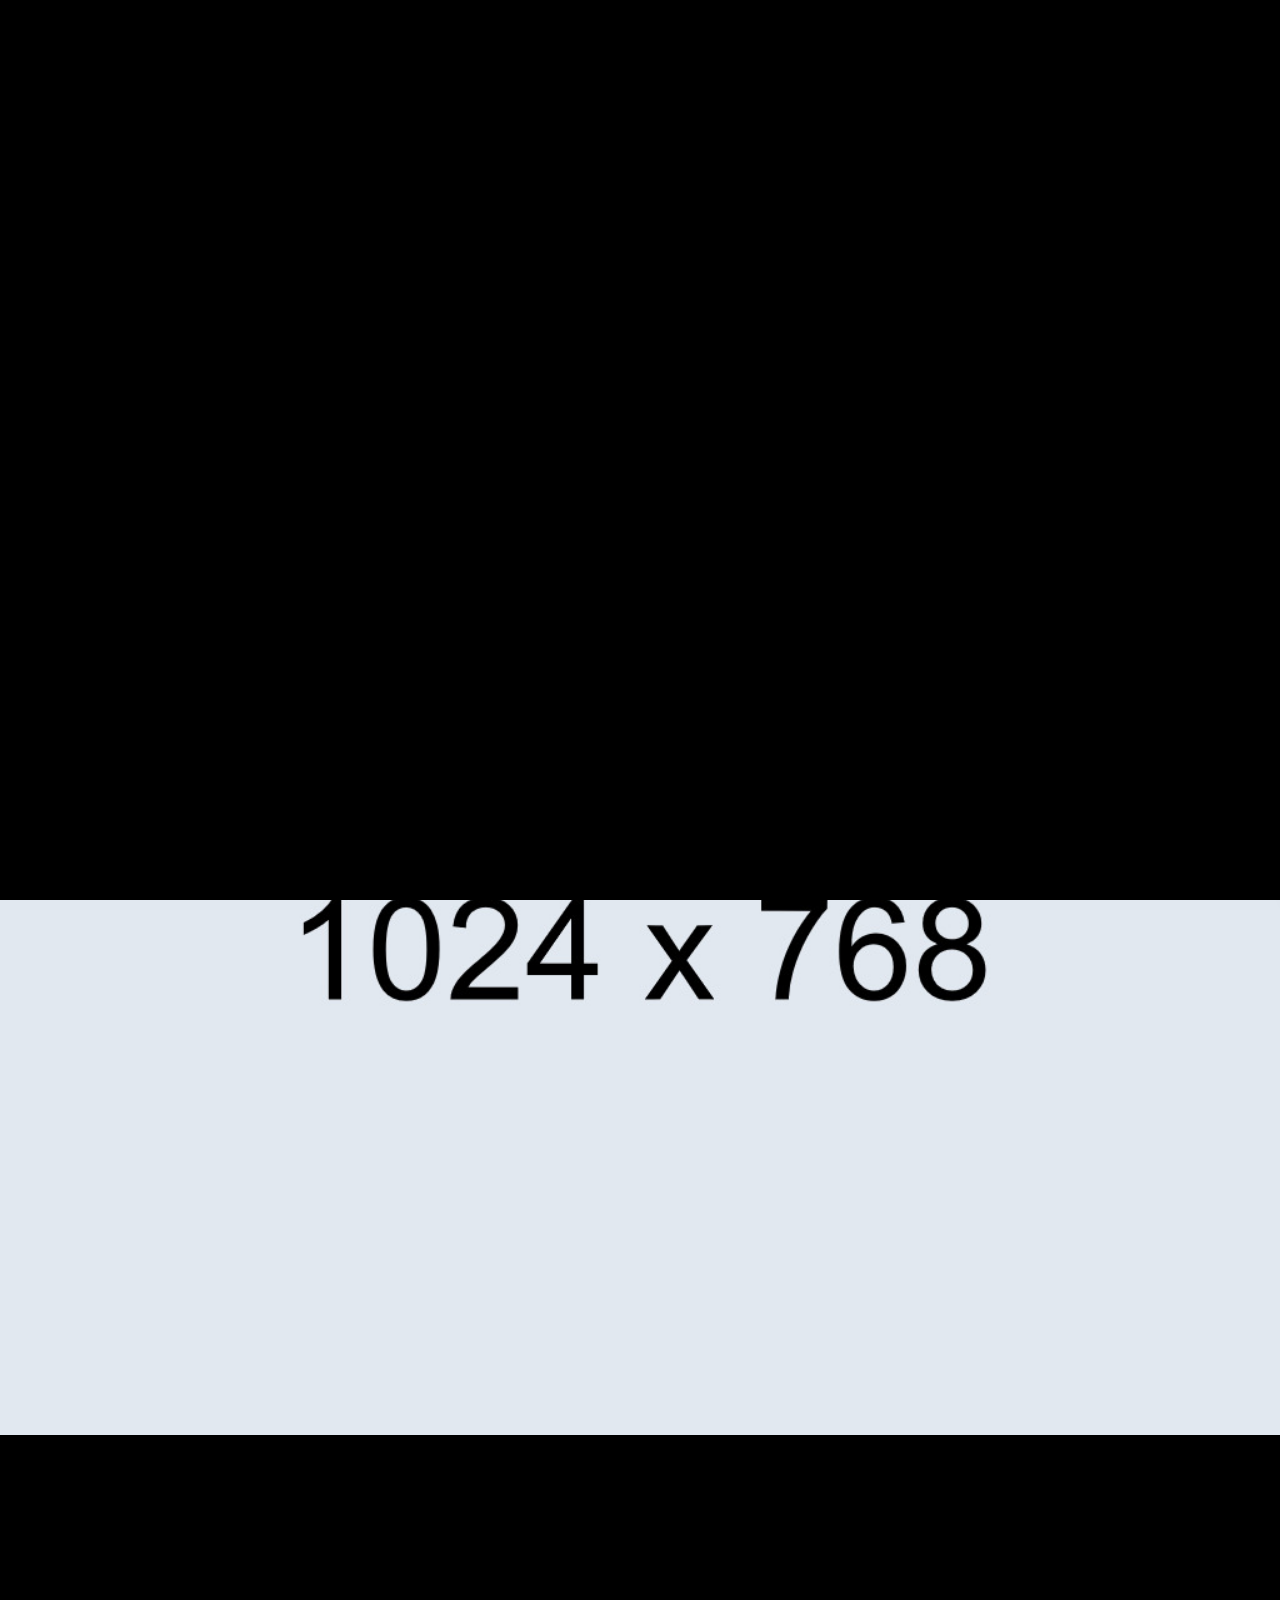
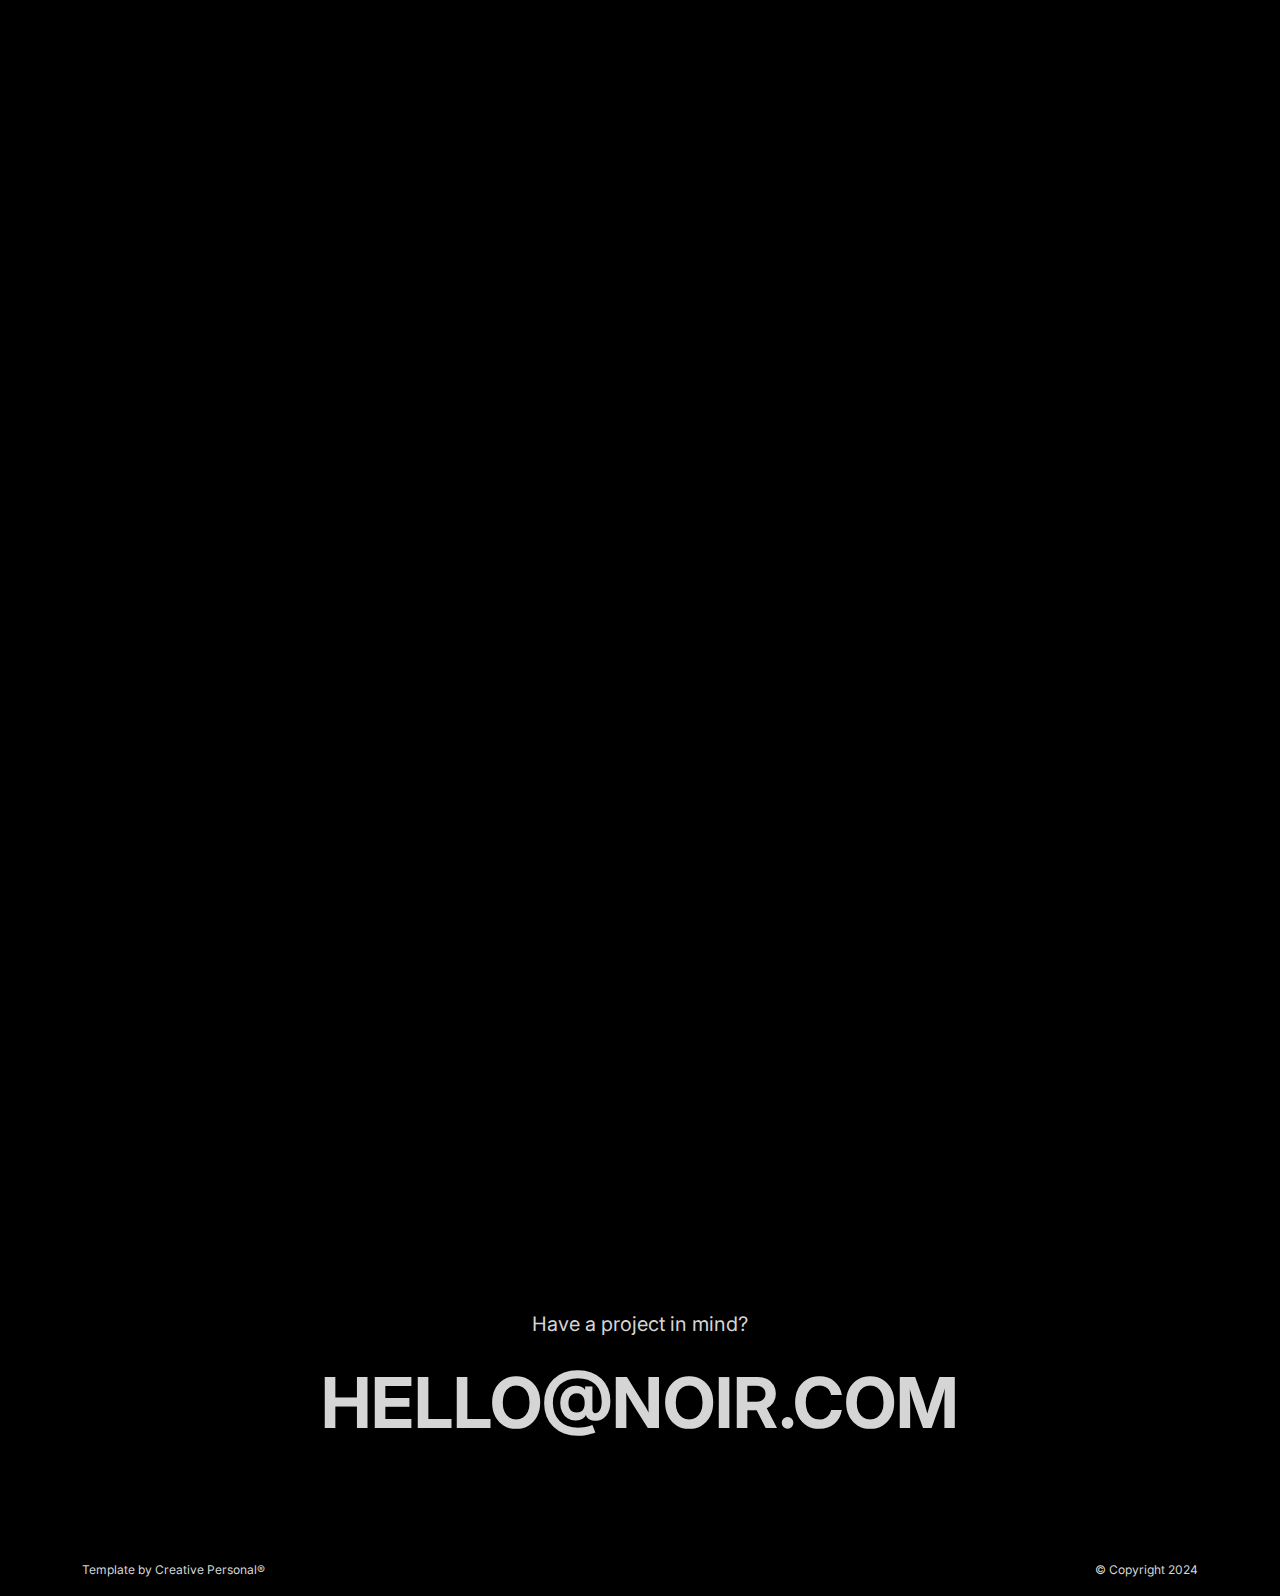
<file: single-project.html>
<!DOCTYPE html>
<html lang="en">

<head>
    <!-- META -->
    <meta charset="utf-8">
    <meta http-equiv="X-UA-Compatible" content="IE=edge">
    <meta name="viewport" content="width=device-width, initial-scale=1">
    <meta name="description" content="Noir - Modern Portfolio Template">
    <meta name="keywords" content="personal, portfolio new, html, one page, bootstrap, new html template, design, creative, onepage, clean, modern">
    <meta name="author" content="Tanvir Hossain">
    <!-- PAGE TITLE -->
    <title>Noir - Modern Portfolio Template</title>
    <link rel="icon" type="image/x-icon" href="assets/images/favicon.png">
    <!-- ALL GOOGLE FONTS -->
    <link rel="preconnect" href="https://fonts.googleapis.com">
    <link rel="preconnect" href="https://fonts.gstatic.com" crossorigin>
    <link href="https://fonts.googleapis.com/css2?family=Inter:ital,opsz,wght@0,14..32,100..900;1,14..32,100..900&family=Plus+Jakarta+Sans:ital,wght@0,200..800;1,200..800&display=swap" rel="stylesheet">
    <!-- BOOTSTRAP CSS -->
    <link rel="stylesheet" href="assets/css/bootstrap.min.css" />
    <!-- FONT AWESOME CSS -->
    <link rel="stylesheet" href="assets/css/font-awesome-pro.css" />
    <!-- FONT AWESOME CSS -->
    <link rel="stylesheet" href="assets/fonts/remixicon.css" />
    <!-- MAGNIFIC CSS -->
    <link rel="stylesheet" href="assets/css/magnific-popup.css">
    <!-- NICE SELECT CSS -->
    <link rel="stylesheet" href="assets/css/nice-select.min.css" />
    <!-- ANIMATE CSS -->
    <link rel="stylesheet" href="assets/css/animate.min.css" />
    <!-- MOBILE MENU CSS -->
    <link rel="stylesheet" href="assets/css/mobilemenu.css" />
    <!-- SPACING CSS -->
    <link rel="stylesheet" href="assets/css/spacing.css" />
    <link rel="stylesheet" href="assets/css/blog.css" />
    <!-- MAIN STYLE CSS -->
    <link rel="stylesheet" href="assets/css/style.css" />
    <!-- RESPONSIVE CSS -->
    <link rel="stylesheet" href="assets/css/responsive.css">
    <!-- HTML5 shim and Respond.js IE8 support of HTML5 elements and media queries -->
    <!-- WARNING: Respond.js doesn't work if you view the page via file:// -->
    <!--[if lt IE 9]>
      <script src="https://oss.maxcdn.com/html5shiv/3.7.2/html5shiv.min.js"></script>
      <script src="https://oss.maxcdn.com/respond/1.4.2/respond.min.js"></script>
    <![endif]-->
</head>

<body>
    <!-- START PRELOADER AREA-->
    <div class="preloader">
        <svg viewbox="0 0 1000 1000" preserveaspectratio="none">
            <path id="preloaderSvg" d="M0,1005S175,995,500,995s500,5,500,5V0H0Z"></path>
        </svg>
        <div class="preloader-heading">
            <div class="load-text">
                <span>L</span>
                <span>o</span>
                <span>a</span>
                <span>d</span>
                <span>i</span>
                <span>n</span>
                <span>g</span>
            </div>
        </div>
    </div>
    <!-- END PRELOADER AREA -->
    <!-- START SCROOL UP DESIGN AREA -->
    <div class="progress-wrap cursor-pointer">
        <i class="ri-arrow-up-s-line"></i>
        <svg class="progress-circle svg-content" width="100%" height="100%" viewBox="-1 -1 102 102">
            <path d="M50,1 a49,49 0 0,1 0,98 a49,49 0 0,1 0,-98" />
        </svg>
    </div>
    <!-- / END SCROOL UP DESIGN AREA -->
    <!-- START MAGIC CURSOR AND BALL AREA-->
    <div id="magic-cursor">
        <div id="ball"></div>
    </div>
    <!-- / END MAGIC CURSOR AND BALL AREA-->
    <!-- START MENU DESIGN AREA-->
    <header class="main-header">
        <div class="header-upper">
            <div class="container">
                <div class="header-inner">
                    <div class="row align-items-center">
                        <div class="col-xl-2 col-lg-2 col-md-6 col-6 col-sm-3">
                            <div class="logo-area">
                                <div class="logo">
                                    <a href="index.html"><img src="assets/images/logo.png" alt=""></a>
                                </div>
                            </div>
                        </div>
                        <div class="col-xl-10 col-lg-10 col-md-6 col-6 col-sm-9">
                            <div class="main-menu">
                                <nav id="mobile-menu">
                                    <ul class="onepage">
                                        <li class="has-dropdown"><a href="index.html" class="linkstyle">Home</a>
                                            <ul class="sub-menu">
                                                <li><a href="index-onepage.html">Onepage Version</a></li>
                                                <li><a href="index.html">Multipage Version</a></li>
                                            </ul>
                                        </li>
                                        <li><a href="service.html" class="linkstyle">services</a></li>
                                        <li class="has-dropdown"><a href="projects.html" class="linkstyle">Projects</a>
                                            <ul class="sub-menu">
                                                <li><a href="two-column.html">Two Column</a></li>
                                                <li><a href="three-column.html">Three Column</a></li>
                                                <li><a href="single-project.html">Single Projects</a></li>
                                            </ul>
                                        </li>
                                        <li><a href="about.html" class="linkstyle">about</a></li>
                                        <li><a href="contact.html" class="linkstyle">Contact</a></li>
                                        <li class="has-dropdown"><a href="#" class="linkstyle">Pages</a>
                                            <ul class="sub-menu">
                                                <li><a href="blog.html">Blog</a></li>
                                                <li><a href="blog-details.html">Single Blog</a></li>
                                                <li><a href="terms.html">Terms & Conditions</a></li>
                                                <li><a href="privacy.html">Privacy Policy</a></li>
                                                <li><a href="404.html">404</a></li>
                                            </ul>
                                        </li>
                                    </ul>
                                </nav>
                            </div>
                            <div class="side-menu-icon d-lg-none text-end">
                                <a href="javascript:void(0)" class="info-toggle-btn f-right sidebar-toggle-btn"><i class="fal fa-bars"></i></a>
                            </div>
                        </div>
                    </div>
                </div>
            </div>
        </div>
    </header>
    <!-- // END MENU DESIGN AREA-->
    <!-- START MOBILE MENU DESIGN AREA-->
    <div class="sidebar__area">
        <div class="sidebar__wrapper">
            <div class="sidebar__close">
                <button class="sidebar__close-btn" id="sidebar__close-btn">
                    <i class="fal fa-times"></i>
                </button>
            </div>
            <div class="sidebar__content mt-50 mb-20">
                <div class="mobile-menu fix"></div>
            </div>
        </div>
    </div>
    <div class="body-overlay"></div>
    <!-- // END MOBILE MENU DESIGN AREA-->
    <!-- START SINGLE PAGE DESIGN AREA -->
    <section class="single-page-hero-area">
        <div class="container">
            <div class="row align-items-center">
                <div class="col-lg-12">
                    <h2>Branch with Flowers</h2>
                    <p>Fill out the form below to get in touch with me. I'm always excited to hear about new opportunities and I'll do my best to respond to your inquiry within 24 hours.</p>
                </div>
            </div>
        </div>
    </section>
    <!-- // END SINGLE PAGE DESIGN AREA -->
    <!-- START SINGLE PAGE DETAILS DESIGN AREA -->
    <div class="single-project-page-design">
        <div class="single-project-image">
            <img src="assets/images/projects/work2.jpg" alt="image">
        </div>
        <div class="container pt-60 pb-40">
            <div class="row">
                <div class="col-lg-4">
                    <!-- START SINGLE LEFT DESIGN AREA -->
                    <div class="single-project-page-left wow fadeInUp delay-0-2s">
                        <div class="single-info">
                            <p>Year</p>
                            <h3>2024</h3>
                        </div>
                        <div class="single-info">
                            <p>Client</p>
                            <h3>Bento Studio</h3>
                        </div>
                        <div class="single-info">
                            <p>Services</p>
                            <h3>Web Design</h3>
                        </div>
                        <div class="single-info">
                            <p>Project</p>
                            <h3>Creative</h3>
                        </div>
                    </div>
                    <!-- / END SINGLE LEFT DESIGN AREA -->
                </div>
                <!-- START SINGLE RIGHT DESIGN AREA -->
                <div class="col-lg-8">
                    <div class="single-project-page-right wow fadeInUp delay-0-4s">
                        <h2>
                            Description
                        </h2>
                        <p>Lorem ipsum dolor sit amet, consectetur adipiscing elit utsadi sfejdis aliquam, purus sit amet luctus venenatis, lectus magna sansit trandis fringilla urna, porttitor rhoncus dolor purus non enim dollors praesent tabasi elementum facilisis leo.</p>
                        <p>Contrary to popular belief, Lorem Ipsum is not simply random text. It has roots in a piece of classical Latin literature from 45 BC, making it over 2000 years old. Richard McClintock, a Latin professor at Hampden-Sydney College in Virginia, looked up one of the more obscure Latin words, consectetur, from a Lorem Ipsum passage, and going through the cites of the word in classical literature, discovered the undoubtable sourc consectetur, from a Lorem Ipsum passage, and going through the cites of the word in classical literature, discovered the undoubtable source.</p>
                    </div>
                </div>
                <!-- / END SINGLE RIGHT DESIGN AREA -->
            </div>
            <!-- START SINGLE PAGE GALLERY DESIGN AREA -->
            <div class="row pt-60">
                <div class="col-lg-6">
                    <a href="assets/images/projects/work1.jpg" class="work-popup">
                        <div class="single-image wow fadeInUp delay-0-2s">
                            <img src="assets/images/projects/work1.jpg" alt="gallery">
                        </div>
                    </a>
                </div>
                <div class="col-lg-6">
                    <a href="assets/images/projects/work2.jpg" class="work-popup">
                        <div class="single-image wow fadeInUp delay-0-4s">
                            <img src="assets/images/projects/work2.jpg" alt="gallery">
                        </div>
                    </a>
                </div>
                <div class="col-lg-6">
                    <a href="assets/images/projects/work3.jpg" class="work-popup">
                        <div class="single-image wow fadeInUp delay-0-6s">
                            <img src="assets/images/projects/work3.jpg" alt="gallery">
                        </div>
                    </a>
                </div>
                <div class="col-lg-6">
                    <a href="assets/images/projects/work4.jpg" class="work-popup">
                        <div class="single-image wow fadeInUp delay-0-8s">
                            <img src="assets/images/projects/work4.jpg" alt="gallery">
                        </div>
                    </a>
                </div>
            </div>
            <!--  / END SINGLE PAGE GALLERY DESIGN AREA -->
        </div>
    </div>
    <!-- / END SINGLE PAGE DETAILS DESIGN AREA -->
    <!-- START FOOTER DESIGN AREA -->
    <footer class="main-footer">
        <div class="container">
            <div class="row">
                <div class="col-lg-12">
                    <div class="footer-top">
                        <p> Have a project in mind?</p>
                        <h2><a href="mailto:hello@websitename.com">Hello@noir.com</a></h2>
                    </div>
                </div>
            </div>
            <div class="row">
                <div class="col-lg-6 col-sm-6">
                    <p class="copy-left-text">Template by <a href="https://themeforest.net/user/creativepersonal/portfolio">Creative Personal®</a></p>
                </div>
                <div class="col-lg-6 col-sm-6">
                    <p class="copy-right-text">&copy; Copyright 2024</p>
                </div>
            </div>
        </div>
    </footer>
    <!-- / END FOOTER DESIGN AREA -->
    <!-- JQUERY JS -->
    <script src="assets/js/jquery-3.6.0.min.js"></script>
    <!-- BOOTSTRAP JS-->
    <script src="assets/js/bootstrap.min.js"></script>
    <!-- APPEAR JS -->
    <script src="assets/js/appear.min.js"></script>
    <!-- MAGNIFICANT JS -->
    <script src="assets/js/jquery.magnific-popup.min.js"></script>
    <!-- MOBILE MENU JS-->
    <script src="assets/js/mobilemenu.js"></script>
    <!-- GSAP AND LOCOMOTIV JS-->
    <script src="assets/js/gsap.min.js"></script>
    <script src="assets/js/ScrollTrigger.min.js"></script>
    <script src="assets/js/lenis.js"></script>
    <!-- SWIPPER JS-->
    <script src="assets/js/swiper-bundle.js"></script>
    <!-- NICE SELECT JS-->
    <script src="assets/js/jquery.nice-select.min.js"></script>
    <!-- IMAGE LOADER JS-->
    <script src="assets/js/imagesloaded.pkgd.min.js"></script>
    <!-- ISOTOPE JS-->
    <script src="assets/js/isotope.pkgd.min.js"></script>
    <!--  WOW ANIMATION JS-->
    <script src="assets/js/wow.min.js"></script>
    <!-- SCRIPT JS-->
    <script src="assets/js/script.js"></script>
</body>

</html>
</file>
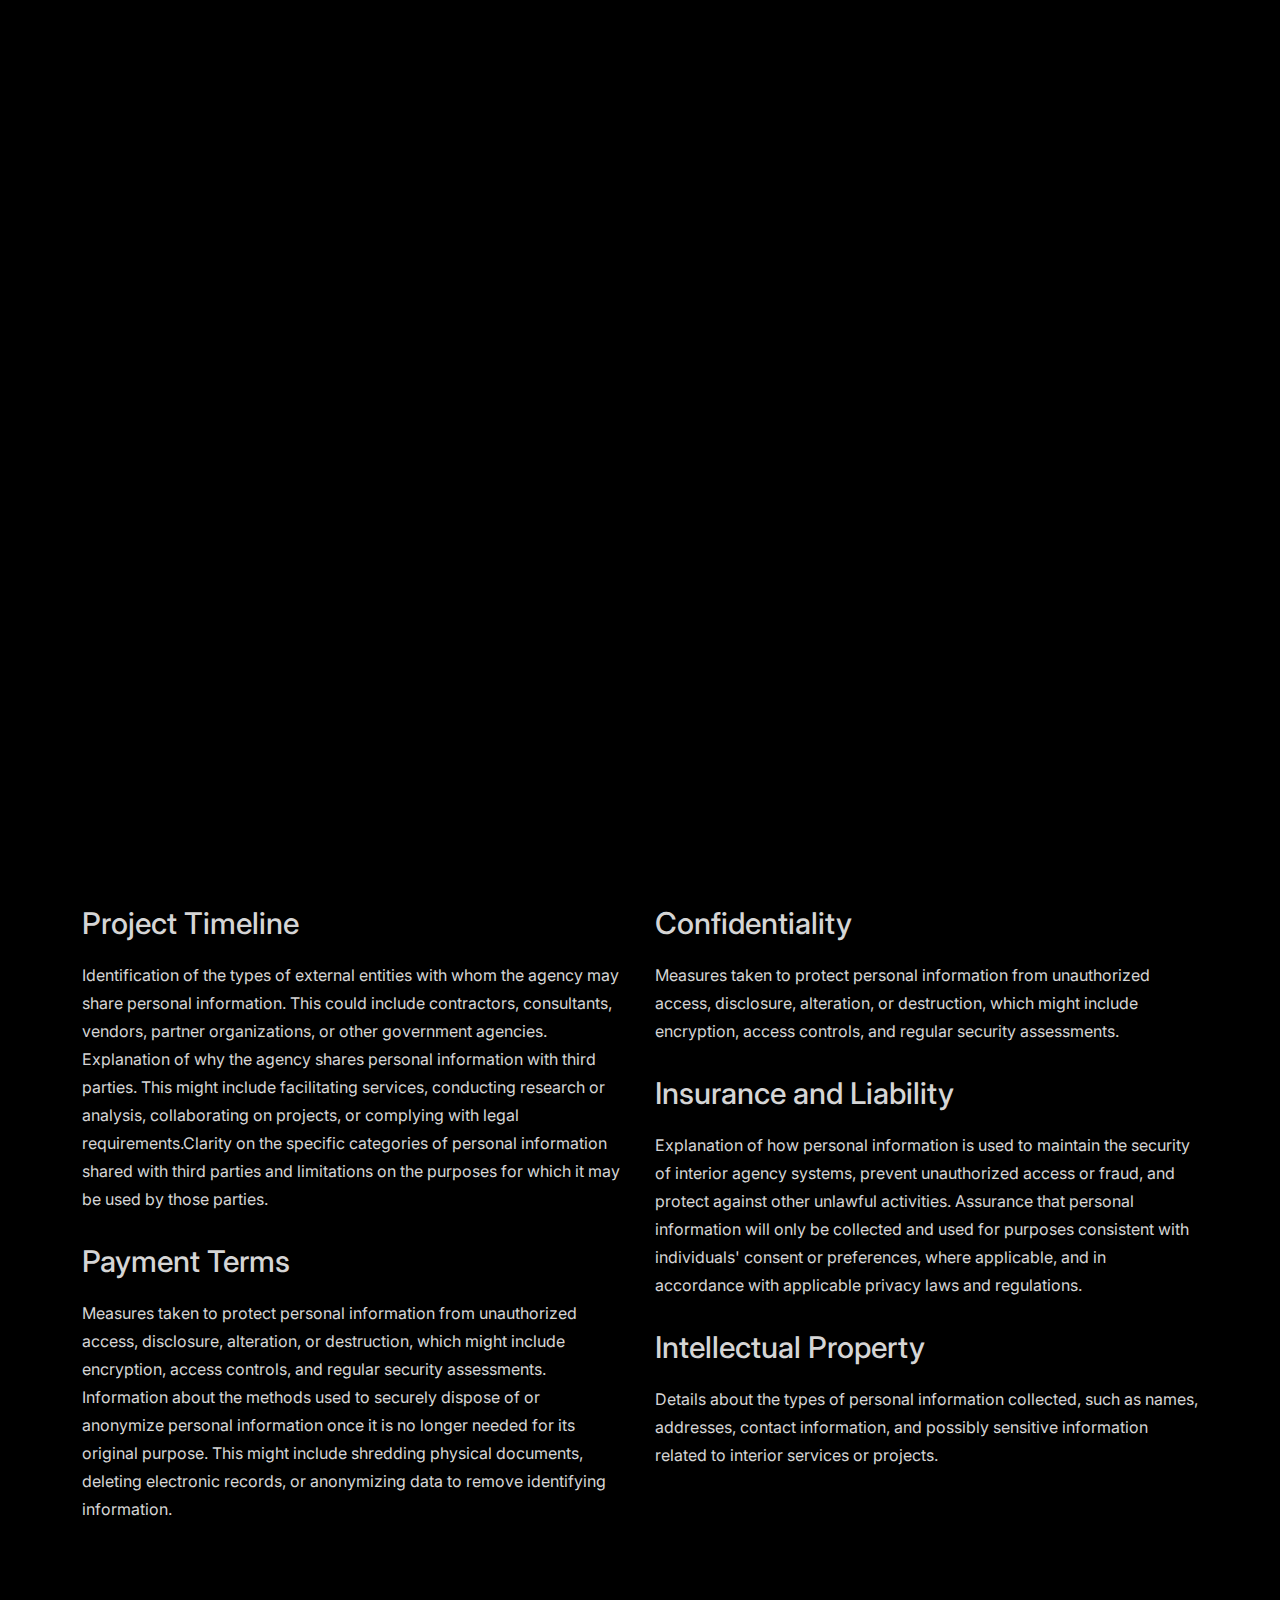
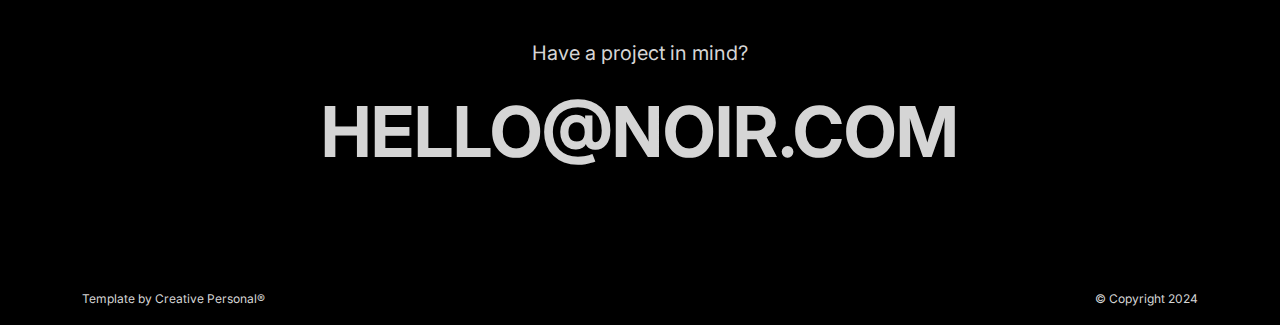
<file: terms.html>
<!DOCTYPE html>
<html lang="en">

<head>
    <!-- META -->
    <meta charset="utf-8">
    <meta http-equiv="X-UA-Compatible" content="IE=edge">
    <meta name="viewport" content="width=device-width, initial-scale=1">
    <meta name="description" content="Noir - Modern Portfolio Template">
    <meta name="keywords" content="personal, portfolio new, html, one page, bootstrap, new html template, design, creative, onepage, clean, modern">
    <meta name="author" content="Tanvir Hossain">
    <!-- PAGE TITLE -->
    <title>Noir - Modern Portfolio Template</title>
    <link rel="icon" type="image/x-icon" href="assets/images/favicon.png">
    <!-- ALL GOOGLE FONTS -->
    <link rel="preconnect" href="https://fonts.googleapis.com">
    <link rel="preconnect" href="https://fonts.gstatic.com" crossorigin>
    <link href="https://fonts.googleapis.com/css2?family=Inter:ital,opsz,wght@0,14..32,100..900;1,14..32,100..900&family=Plus+Jakarta+Sans:ital,wght@0,200..800;1,200..800&display=swap" rel="stylesheet">
    <!-- BOOTSTRAP CSS -->
    <link rel="stylesheet" href="assets/css/bootstrap.min.css" />
    <!-- FONT AWESOME CSS -->
    <link rel="stylesheet" href="assets/css/font-awesome-pro.css" />
    <!-- FONT AWESOME CSS -->
    <link rel="stylesheet" href="assets/fonts/remixicon.css" />
    <!-- MAGNIFIC CSS -->
    <link rel="stylesheet" href="assets/css/magnific-popup.css">
    <!-- NICE SELECT CSS -->
    <link rel="stylesheet" href="assets/css/nice-select.min.css" />
    <!-- ANIMATE CSS -->
    <link rel="stylesheet" href="assets/css/animate.min.css" />
    <!-- MOBILE MENU CSS -->
    <link rel="stylesheet" href="assets/css/mobilemenu.css" />
    <!-- SPACING CSS -->
    <link rel="stylesheet" href="assets/css/spacing.css" />
    <link rel="stylesheet" href="assets/css/blog.css" />
    <!-- MAIN STYLE CSS -->
    <link rel="stylesheet" href="assets/css/style.css" />
    <!-- RESPONSIVE CSS -->
    <link rel="stylesheet" href="assets/css/responsive.css">
    <!-- HTML5 shim and Respond.js IE8 support of HTML5 elements and media queries -->
    <!-- WARNING: Respond.js doesn't work if you view the page via file:// -->
    <!--[if lt IE 9]>
      <script src="https://oss.maxcdn.com/html5shiv/3.7.2/html5shiv.min.js"></script>
      <script src="https://oss.maxcdn.com/respond/1.4.2/respond.min.js"></script>
    <![endif]-->
</head>

<body>
    <!-- START PRELOADER AREA-->
    <div class="preloader">
        <svg viewbox="0 0 1000 1000" preserveaspectratio="none">
            <path id="preloaderSvg" d="M0,1005S175,995,500,995s500,5,500,5V0H0Z"></path>
        </svg>
        <div class="preloader-heading">
            <div class="load-text">
                <span>L</span>
                <span>o</span>
                <span>a</span>
                <span>d</span>
                <span>i</span>
                <span>n</span>
                <span>g</span>
            </div>
        </div>
    </div>
    <!-- END PRELOADER AREA -->
    <!-- START SCROOL UP DESIGN AREA -->
    <div class="progress-wrap cursor-pointer">
        <i class="ri-arrow-up-s-line"></i>
        <svg class="progress-circle svg-content" width="100%" height="100%" viewBox="-1 -1 102 102">
            <path d="M50,1 a49,49 0 0,1 0,98 a49,49 0 0,1 0,-98" />
        </svg>
    </div>
    <!-- / END SCROOL UP DESIGN AREA -->
    <!-- START MAGIC CURSOR AND BALL AREA-->
    <div id="magic-cursor">
        <div id="ball"></div>
    </div>
    <!-- / END MAGIC CURSOR AND BALL AREA-->
    <!-- START MENU DESIGN AREA-->
    <header class="main-header">
        <div class="header-upper">
            <div class="container">
                <div class="header-inner">
                    <div class="row align-items-center">
                        <div class="col-xl-2 col-lg-2 col-md-6 col-6 col-sm-3">
                            <div class="logo-area">
                                <div class="logo">
                                    <a href="index.html"><img src="assets/images/logo.png" alt=""></a>
                                </div>
                            </div>
                        </div>
                        <div class="col-xl-10 col-lg-10 col-md-6 col-6 col-sm-9">
                            <div class="main-menu">
                                <nav id="mobile-menu">
                                    <ul class="onepage">
                                        <li class="has-dropdown"><a href="index.html" class="linkstyle">Home</a>
                                            <ul class="sub-menu">
                                                <li><a href="index-onepage.html">Onepage Version</a></li>
                                                <li><a href="index.html">Multipage Version</a></li>
                                            </ul>
                                        </li>
                                        <li><a href="service.html" class="linkstyle">services</a></li>
                                        <li class="has-dropdown"><a href="projects.html" class="linkstyle">Projects</a>
                                            <ul class="sub-menu">
                                                <li><a href="two-column.html">Two Column</a></li>
                                                <li><a href="three-column.html">Three Column</a></li>
                                                <li><a href="single-project.html">Single Projects</a></li>
                                            </ul>
                                        </li>
                                        <li><a href="about.html" class="linkstyle">about</a></li>
                                        <li><a href="contact.html" class="linkstyle">Contact</a></li>
                                        <li class="has-dropdown"><a href="#" class="linkstyle">Pages</a>
                                            <ul class="sub-menu">
                                                <li><a href="blog.html">Blog</a></li>
                                                <li><a href="blog-details.html">Single Blog</a></li>
                                                <li><a href="terms.html">Terms & Conditions</a></li>
                                                <li><a href="privacy.html">Privacy Policy</a></li>
                                                <li><a href="404.html">404</a></li>
                                            </ul>
                                        </li>
                                    </ul>
                                </nav>
                            </div>
                            <div class="side-menu-icon d-lg-none text-end">
                                <a href="javascript:void(0)" class="info-toggle-btn f-right sidebar-toggle-btn"><i class="fal fa-bars"></i></a>
                            </div>
                        </div>
                    </div>
                </div>
            </div>
        </div>
    </header>
    <!-- // END MENU DESIGN AREA-->
    <!-- START MOBILE MENU DESIGN AREA-->
    <div class="sidebar__area">
        <div class="sidebar__wrapper">
            <div class="sidebar__close">
                <button class="sidebar__close-btn" id="sidebar__close-btn">
                    <i class="fal fa-times"></i>
                </button>
            </div>
            <div class="sidebar__content mt-50 mb-20">
                <div class="mobile-menu fix"></div>
            </div>
        </div>
    </div>
    <div class="body-overlay"></div>
    <!-- // END MOBILE MENU DESIGN AREA-->
    <!-- START SINGLE PAGE DESIGN AREA -->
    <section class="single-page-hero-area">
        <div class="container">
            <div class="row align-items-center text-center">
                <div class="col-lg-12">
                    <h2>Terms & Conditions</h2>
                    <div class="breadcrumb__list">
                        <span><a href="#">Home</a></span>
                        <span class="dvdr"><i class="fa-regular fa-angle-right"></i></span>
                        <span>Terms & Conditions</span>
                    </div>
                </div>
            </div>
        </div>
    </section>
    <!-- // END SINGLE PAGE DESIGN AREA -->
    <!-- START 404 PAGE DESIGN AREA -->
    <section class="privacy-area">
        <div class="container">
            <div class="row">
                <div class="col-lg-6">
                    <h2>Scope of Services</h2>
                    <p>Details about the types of personal information collected, such as names, addresses, contact information, and possibly sensitive information related to interior services or projects.</p>

                    <h2>Client Responsibilities</h2>
                    <p>Explanation of how personal information is used to maintain the security of interior agency systems, prevent unauthorized access or fraud, and protect against other unlawful activities. Assurance that personal information will only be collected and used for purposes consistent with individuals' consent or preferences, where applicable, and in accordance with applicable privacy laws and regulations.</p>

                    <h2>Project Timeline</h2>
                    <p>Identification of the types of external entities with whom the agency may share personal information. This could include contractors, consultants, vendors, partner organizations, or other government agencies. Explanation of why the agency shares personal information with third parties. This might include facilitating services, conducting research or analysis, collaborating on projects, or complying with legal requirements.Clarity on the specific categories of personal information shared with third parties and limitations on the purposes for which it may be used by those parties.</p>

                    <h2>Payment Terms</h2>
                    <p>Measures taken to protect personal information from unauthorized access, disclosure, alteration, or destruction, which might include encryption, access controls, and regular security assessments. Information about the methods used to securely dispose of or anonymize personal information once it is no longer needed for its original purpose. This might include shredding physical documents, deleting electronic records, or anonymizing data to remove identifying information.</p>

                </div>
                <div class="col-lg-6">
                    <h2>Termination of Services</h2>
                    <p>Explanation of how personal information is used to maintain the security of interior agency systems, prevent unauthorized access or fraud, and protect against other unlawful activities. Assurance that personal information will only be collected and used for purposes consistent with individuals' consent or preferences, where applicable, and in accordance with applicable privacy laws and regulations.</p>

                    <h2>Change Orders</h2>
                    <p>Details about the types of personal information collected, such as names, addresses, contact information, and possibly sensitive information related to interior services or projects.</p>

                    <h2>Confidentiality</h2>
                    <p>Measures taken to protect personal information from unauthorized access, disclosure, alteration, or destruction, which might include encryption, access controls, and regular security assessments. </p>

                    <h2>Insurance and Liability</h2>
                    <p>Explanation of how personal information is used to maintain the security of interior agency systems, prevent unauthorized access or fraud, and protect against other unlawful activities. Assurance that personal information will only be collected and used for purposes consistent with individuals' consent or preferences, where applicable, and in accordance with applicable privacy laws and regulations.</p>
                    
                    <h2>Intellectual Property</h2>
                    <p>Details about the types of personal information collected, such as names, addresses, contact information, and possibly sensitive information related to interior services or projects.</p>
                </div>
            </div>
        </div>
    </section>
    <!--  / END 404 PAGE DESIGN AREA -->
    <!-- START FOOTER DESIGN AREA -->
    <footer class="main-footer">
        <div class="container">
            <div class="row">
                <div class="col-lg-12">
                    <div class="footer-top">
                        <p> Have a project in mind?</p>
                        <h2><a href="mailto:hello@websitename.com">Hello@noir.com</a></h2>
                    </div>
                </div>
            </div>
            <div class="row">
                <div class="col-lg-6 col-sm-6">
                    <p class="copy-left-text">Template by <a href="https://themeforest.net/user/creativepersonal/portfolio">Creative Personal®</a></p>
                </div>
                <div class="col-lg-6 col-sm-6">
                    <p class="copy-right-text">&copy; Copyright 2024</p>
                </div>
            </div>
        </div>
    </footer>
    <!-- / END FOOTER DESIGN AREA -->
    <!-- JQUERY JS -->
    <script src="assets/js/jquery-3.6.0.min.js"></script>
    <!-- BOOTSTRAP JS-->
    <script src="assets/js/bootstrap.min.js"></script>
    <!-- APPEAR JS -->
    <script src="assets/js/appear.min.js"></script>
    <!-- MAGNIFICANT JS -->
    <script src="assets/js/jquery.magnific-popup.min.js"></script>
    <!-- MOBILE MENU JS-->
    <script src="assets/js/mobilemenu.js"></script>
    <!-- GSAP AND LOCOMOTIV JS-->
    <script src="assets/js/gsap.min.js"></script>
    <script src="assets/js/ScrollTrigger.min.js"></script>
    <script src="assets/js/lenis.js"></script>
    <!-- SWIPPER JS-->
    <script src="assets/js/swiper-bundle.js"></script>
    <!-- NICE SELECT JS-->
    <script src="assets/js/jquery.nice-select.min.js"></script>
    <!-- IMAGE LOADER JS-->
    <script src="assets/js/imagesloaded.pkgd.min.js"></script>
    <!-- ISOTOPE JS-->
    <script src="assets/js/isotope.pkgd.min.js"></script>
    <!--  WOW ANIMATION JS-->
    <script src="assets/js/wow.min.js"></script>
    <!-- SCRIPT JS-->
    <script src="assets/js/script.js"></script>
</body>

</html>
</file>
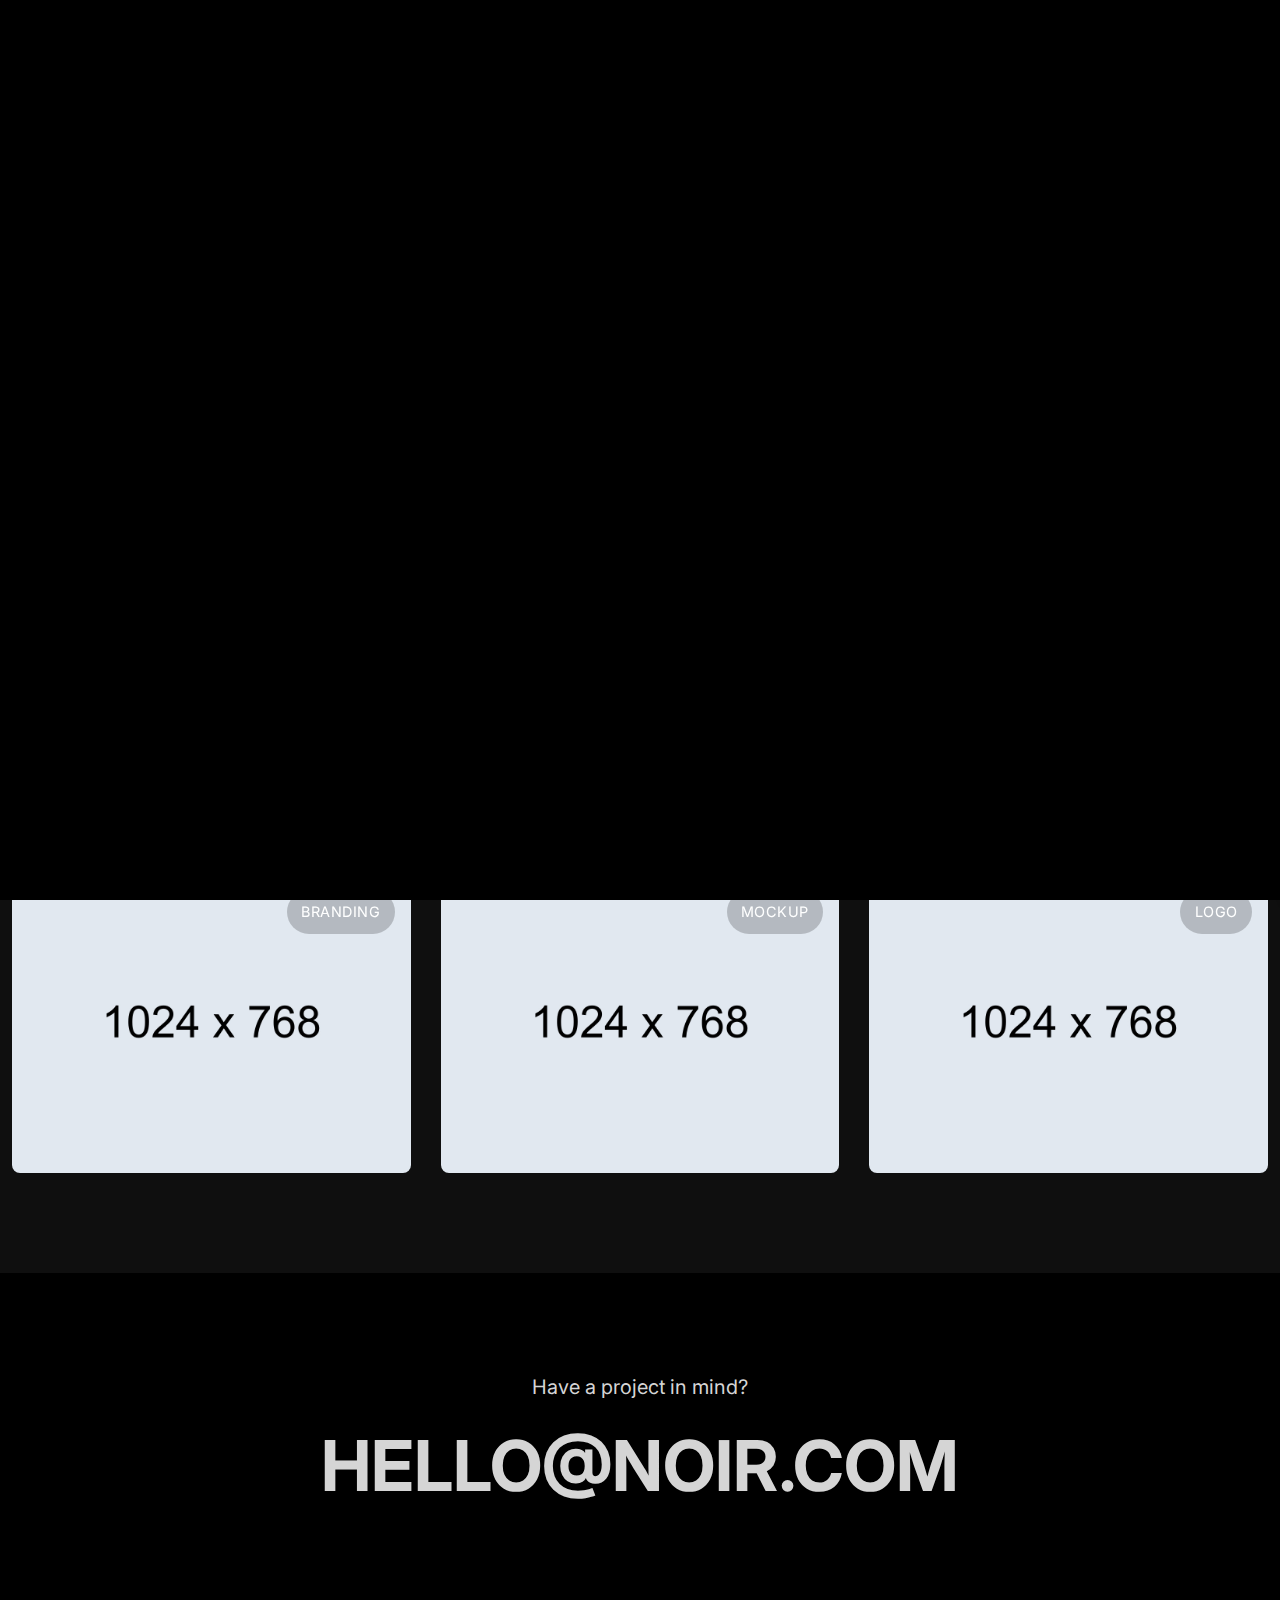
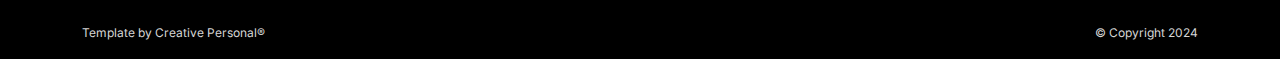
<file: three-column.html>
<!DOCTYPE html>
<html lang="en">

<head>
    <!-- META -->
    <meta charset="utf-8">
    <meta http-equiv="X-UA-Compatible" content="IE=edge">
    <meta name="viewport" content="width=device-width, initial-scale=1">
    <meta name="description" content="Noir - Modern Portfolio Template">
    <meta name="keywords" content="personal, portfolio new, html, one page, bootstrap, new html template, design, creative, onepage, clean, modern">
    <meta name="author" content="Tanvir Hossain">
    <!-- PAGE TITLE -->
    <title>Noir - Modern Portfolio Template</title>
    <link rel="icon" type="image/x-icon" href="assets/images/favicon.png">
    <!-- ALL GOOGLE FONTS -->
    <link rel="preconnect" href="https://fonts.googleapis.com">
    <link rel="preconnect" href="https://fonts.gstatic.com" crossorigin>
    <link href="https://fonts.googleapis.com/css2?family=Inter:ital,opsz,wght@0,14..32,100..900;1,14..32,100..900&family=Plus+Jakarta+Sans:ital,wght@0,200..800;1,200..800&display=swap" rel="stylesheet">
    <!-- BOOTSTRAP CSS -->
    <link rel="stylesheet" href="assets/css/bootstrap.min.css" />
    <!-- FONT AWESOME CSS -->
    <link rel="stylesheet" href="assets/css/font-awesome-pro.css" />
    <!-- FONT AWESOME CSS -->
    <link rel="stylesheet" href="assets/fonts/remixicon.css" />
    <!-- MAGNIFIC CSS -->
    <link rel="stylesheet" href="assets/css/magnific-popup.css">
    <!-- NICE SELECT CSS -->
    <link rel="stylesheet" href="assets/css/nice-select.min.css" />
    <!-- ANIMATE CSS -->
    <link rel="stylesheet" href="assets/css/animate.min.css" />
    <!-- MOBILE MENU CSS -->
    <link rel="stylesheet" href="assets/css/mobilemenu.css" />
    <!-- SPACING CSS -->
    <link rel="stylesheet" href="assets/css/spacing.css" />
    <link rel="stylesheet" href="assets/css/blog.css" />
    <!-- MAIN STYLE CSS -->
    <link rel="stylesheet" href="assets/css/style.css" />
    <!-- RESPONSIVE CSS -->
    <link rel="stylesheet" href="assets/css/responsive.css">
    <!-- HTML5 shim and Respond.js IE8 support of HTML5 elements and media queries -->
    <!-- WARNING: Respond.js doesn't work if you view the page via file:// -->
    <!--[if lt IE 9]>
      <script src="https://oss.maxcdn.com/html5shiv/3.7.2/html5shiv.min.js"></script>
      <script src="https://oss.maxcdn.com/respond/1.4.2/respond.min.js"></script>
    <![endif]-->
</head>

<body>
    <!-- START PRELOADER AREA-->
    <div class="preloader">
        <svg viewbox="0 0 1000 1000" preserveaspectratio="none">
            <path id="preloaderSvg" d="M0,1005S175,995,500,995s500,5,500,5V0H0Z"></path>
        </svg>
        <div class="preloader-heading">
            <div class="load-text">
                <span>L</span>
                <span>o</span>
                <span>a</span>
                <span>d</span>
                <span>i</span>
                <span>n</span>
                <span>g</span>
            </div>
        </div>
    </div>
    <!-- END PRELOADER AREA -->
    <!-- START SCROOL UP DESIGN AREA -->
    <div class="progress-wrap cursor-pointer">
        <i class="ri-arrow-up-s-line"></i>
        <svg class="progress-circle svg-content" width="100%" height="100%" viewBox="-1 -1 102 102">
            <path d="M50,1 a49,49 0 0,1 0,98 a49,49 0 0,1 0,-98" />
        </svg>
    </div>
    <!-- / END SCROOL UP DESIGN AREA -->
    <!-- START MAGIC CURSOR AND BALL AREA-->
    <div id="magic-cursor">
        <div id="ball"></div>
    </div>
    <!-- / END MAGIC CURSOR AND BALL AREA-->
    <!-- START MENU DESIGN AREA-->
    <header class="main-header">
        <div class="header-upper">
            <div class="container">
                <div class="header-inner">
                    <div class="row align-items-center">
                        <div class="col-xl-2 col-lg-2 col-md-6 col-6 col-sm-3">
                            <div class="logo-area">
                                <div class="logo">
                                    <a href="index.html"><img src="assets/images/logo.png" alt=""></a>
                                </div>
                            </div>
                        </div>
                        <div class="col-xl-10 col-lg-10 col-md-6 col-6 col-sm-9">
                            <div class="main-menu">
                                <nav id="mobile-menu">
                                    <ul class="onepage">
                                        <li class="has-dropdown"><a href="index.html" class="linkstyle">Home</a>
                                            <ul class="sub-menu">
                                                <li><a href="index-onepage.html">Onepage Version</a></li>
                                                <li><a href="index.html">Multipage Version</a></li>
                                            </ul>
                                        </li>
                                        <li><a href="service.html" class="linkstyle">services</a></li>
                                        <li class="has-dropdown"><a href="projects.html" class="linkstyle">Projects</a>
                                            <ul class="sub-menu">
                                                <li><a href="two-column.html">Two Column</a></li>
                                                <li><a href="three-column.html">Three Column</a></li>
                                                <li><a href="single-project.html">Single Projects</a></li>
                                            </ul>
                                        </li>
                                        <li><a href="about.html" class="linkstyle">about</a></li>
                                        <li><a href="contact.html" class="linkstyle">Contact</a></li>
                                        <li class="has-dropdown"><a href="#" class="linkstyle">Pages</a>
                                            <ul class="sub-menu">
                                                <li><a href="blog.html">Blog</a></li>
                                                <li><a href="blog-details.html">Single Blog</a></li>
                                                <li><a href="terms.html">Terms & Conditions</a></li>
                                                <li><a href="privacy.html">Privacy Policy</a></li>
                                                <li><a href="404.html">404</a></li>
                                            </ul>
                                        </li>
                                    </ul>
                                </nav>
                            </div>
                            <div class="side-menu-icon d-lg-none text-end">
                                <a href="javascript:void(0)" class="info-toggle-btn f-right sidebar-toggle-btn"><i class="fal fa-bars"></i></a>
                            </div>
                        </div>
                    </div>
                </div>
            </div>
        </div>
    </header>
    <!-- // END MENU DESIGN AREA-->
    <!-- START MOBILE MENU DESIGN AREA-->
    <div class="sidebar__area">
        <div class="sidebar__wrapper">
            <div class="sidebar__close">
                <button class="sidebar__close-btn" id="sidebar__close-btn">
                    <i class="fal fa-times"></i>
                </button>
            </div>
            <div class="sidebar__content mt-50 mb-20">
                <div class="mobile-menu fix"></div>
            </div>
        </div>
    </div>
    <div class="body-overlay"></div>
    <!-- // END MOBILE MENU DESIGN AREA-->
    <!-- START SINGLE PAGE DESIGN AREA -->
    <section class="single-page-hero-area">
        <div class="container">
            <div class="row align-items-center text-center">
                <div class="col-lg-12">
                    <h2>Three Column</h2>
                    <div class="breadcrumb__list">
                        <span><a href="#">Home</a></span>
                        <span class="dvdr"><i class="fa-regular fa-angle-right"></i></span>
                        <span>Projects</span>
                    </div>
                </div>
            </div>
        </div>
    </section>
    <!-- // END SINGLE PAGE DESIGN AREA -->
    <!-- START PORTFOLIO DESIGN AREA -->
    <div class="projects-area" id="projects">
        <div class="container-fluid">
            <div class="row g-4 portfolio-grid">
                <!-- START SINGLE PORTFOLIO DESIGN AREA -->
                <div class="col-md-6 col-xl-4 portfolio-item category-1">
                    <a href="assets/images/projects/work1.jpg" class="work-popup">
                        <div class="portfolio-box">
                            <!-- Image -->
                            <img src="assets/images/projects/work1.jpg" alt="" data-rjs="2">
                            <!-- Category -->
                            <span class="portfolio-category">Branding</span>
                            <!-- Caption -->
                            <div class="portfolio-caption">
                                <h1>Glasses of Cocktail</h1>
                            </div>
                        </div>
                    </a>
                </div>
                <!-- // END SINGLE PORTFOLIO DESIGN AREA -->
                <!-- START SINGLE PORTFOLIO DESIGN AREA -->
                <div class="col-md-6 col-xl-4 portfolio-item category-2">
                    <a href="single-project.html">
                        <div class="portfolio-box">
                            <!-- Image -->
                            <img src="assets/images/projects/work2.jpg" alt="" data-rjs="2">
                            <!-- Category -->
                            <span class="portfolio-category">Mockup</span>
                            <!-- Caption -->
                            <div class="portfolio-caption">
                                <h1>A Branch with Flowers</h1>
                            </div>
                        </div>
                    </a>
                </div>
                <!-- // END SINGLE PORTFOLIO DESIGN AREA -->
                <!-- START SINGLE PORTFOLIO DESIGN AREA -->
                <div class="col-md-6 col-xl-4 portfolio-item category-2">
                    <a href="https://www.youtube.com/watch?v=qZEPs3vmYB4" class="popup-youtube">
                        <div class="portfolio-box">
                            <!-- Image -->
                            <img src="assets/images/projects/work3.jpg" alt="" data-rjs="2">
                            <!-- Category -->
                            <span class="portfolio-category">Video</span>
                            <!-- Caption -->
                            <div class="portfolio-caption">
                                <h1>Orange Rose Flower</h1>
                            </div>
                        </div>
                    </a>
                </div>
                <!-- // END SINGLE PORTFOLIO DESIGN AREA -->
                <!-- START SINGLE PORTFOLIO DESIGN AREA -->
                <div class="col-md-6 col-xl-4 portfolio-item category-1">
                    <a href="assets/images/projects/work4.jpg" class="work-popup">
                        <div class="portfolio-box">
                            <!-- Image -->
                            <img src="assets/images/projects/work4.jpg" alt="" data-rjs="2">
                            <!-- Category -->
                            <span class="portfolio-category">Branding</span>
                            <!-- Caption -->
                            <div class="portfolio-caption">
                                <h1>Green Plant on a Desk</h1>
                            </div>
                        </div>
                    </a>
                </div>
                <!-- // END SINGLE PORTFOLIO DESIGN AREA -->
                <!-- START SINGLE PORTFOLIO DESIGN AREA -->
                <div class="col-md-6 col-xl-4 portfolio-item category-2">
                    <a href="assets/images/projects/work5.jpg" class="work-popup">
                        <div class="portfolio-box">
                            <!-- Image -->
                            <img src="assets/images/projects/work5.jpg" alt="" data-rjs="2">
                            <!-- Category -->
                            <span class="portfolio-category">Mockup</span>
                            <!-- Caption -->
                            <div class="portfolio-caption">
                                <h1>Orange Rose Flower</h1>
                            </div>
                        </div>
                    </a>
                </div>
                <!-- // END SINGLE PORTFOLIO DESIGN AREA -->
                <!-- START SINGLE PORTFOLIO DESIGN AREA -->
                <div class="col-md-6 col-xl-4 portfolio-item category-2">
                    <a href="assets/images/projects/work6.jpg" class="work-popup">
                        <div class="portfolio-box">
                            <!-- Image -->
                            <img src="assets/images/projects/work6.jpg" alt="" data-rjs="2">
                            <!-- Category -->
                            <span class="portfolio-category">logo</span>
                            <!-- Caption -->
                            <div class="portfolio-caption">
                                <h1>Rose Flower</h1>
                            </div>
                        </div>
                    </a>
                </div>
                <!-- // END SINGLE PORTFOLIO DESIGN AREA -->
            </div>
        </div>
    </div>
    <!-- // END PORTFOLIO DESIGN AREA -->
    <!-- START FOOTER DESIGN AREA -->
    <footer class="main-footer">
        <div class="container">
            <div class="row">
                <div class="col-lg-12">
                    <div class="footer-top">
                        <p> Have a project in mind?</p>
                        <h2><a href="mailto:hello@websitename.com">Hello@noir.com</a></h2>
                    </div>
                </div>
            </div>
            <div class="row">
                <div class="col-lg-6 col-sm-6">
                    <p class="copy-left-text">Template by <a href="https://themeforest.net/user/creativepersonal/portfolio">Creative Personal®</a></p>
                </div>
                <div class="col-lg-6 col-sm-6">
                    <p class="copy-right-text">&copy; Copyright 2024</p>
                </div>
            </div>
        </div>
    </footer>
    <!-- / END FOOTER DESIGN AREA -->
    <!-- JQUERY JS -->
    <script src="assets/js/jquery-3.6.0.min.js"></script>
    <!-- BOOTSTRAP JS-->
    <script src="assets/js/bootstrap.min.js"></script>
    <!-- APPEAR JS -->
    <script src="assets/js/appear.min.js"></script>
    <!-- MAGNIFICANT JS -->
    <script src="assets/js/jquery.magnific-popup.min.js"></script>
    <!-- MOBILE MENU JS-->
    <script src="assets/js/mobilemenu.js"></script>
    <!-- GSAP AND LOCOMOTIV JS-->
    <script src="assets/js/gsap.min.js"></script>
    <script src="assets/js/ScrollTrigger.min.js"></script>
    <script src="assets/js/lenis.js"></script>
    <!-- SWIPPER JS-->
    <script src="assets/js/swiper-bundle.js"></script>
    <!-- NICE SELECT JS-->
    <script src="assets/js/jquery.nice-select.min.js"></script>
    <!-- IMAGE LOADER JS-->
    <script src="assets/js/imagesloaded.pkgd.min.js"></script>
    <!-- ISOTOPE JS-->
    <script src="assets/js/isotope.pkgd.min.js"></script>
    <!--  WOW ANIMATION JS-->
    <script src="assets/js/wow.min.js"></script>
    <!-- SCRIPT JS-->
    <script src="assets/js/script.js"></script>
</body>

</html>
</file>
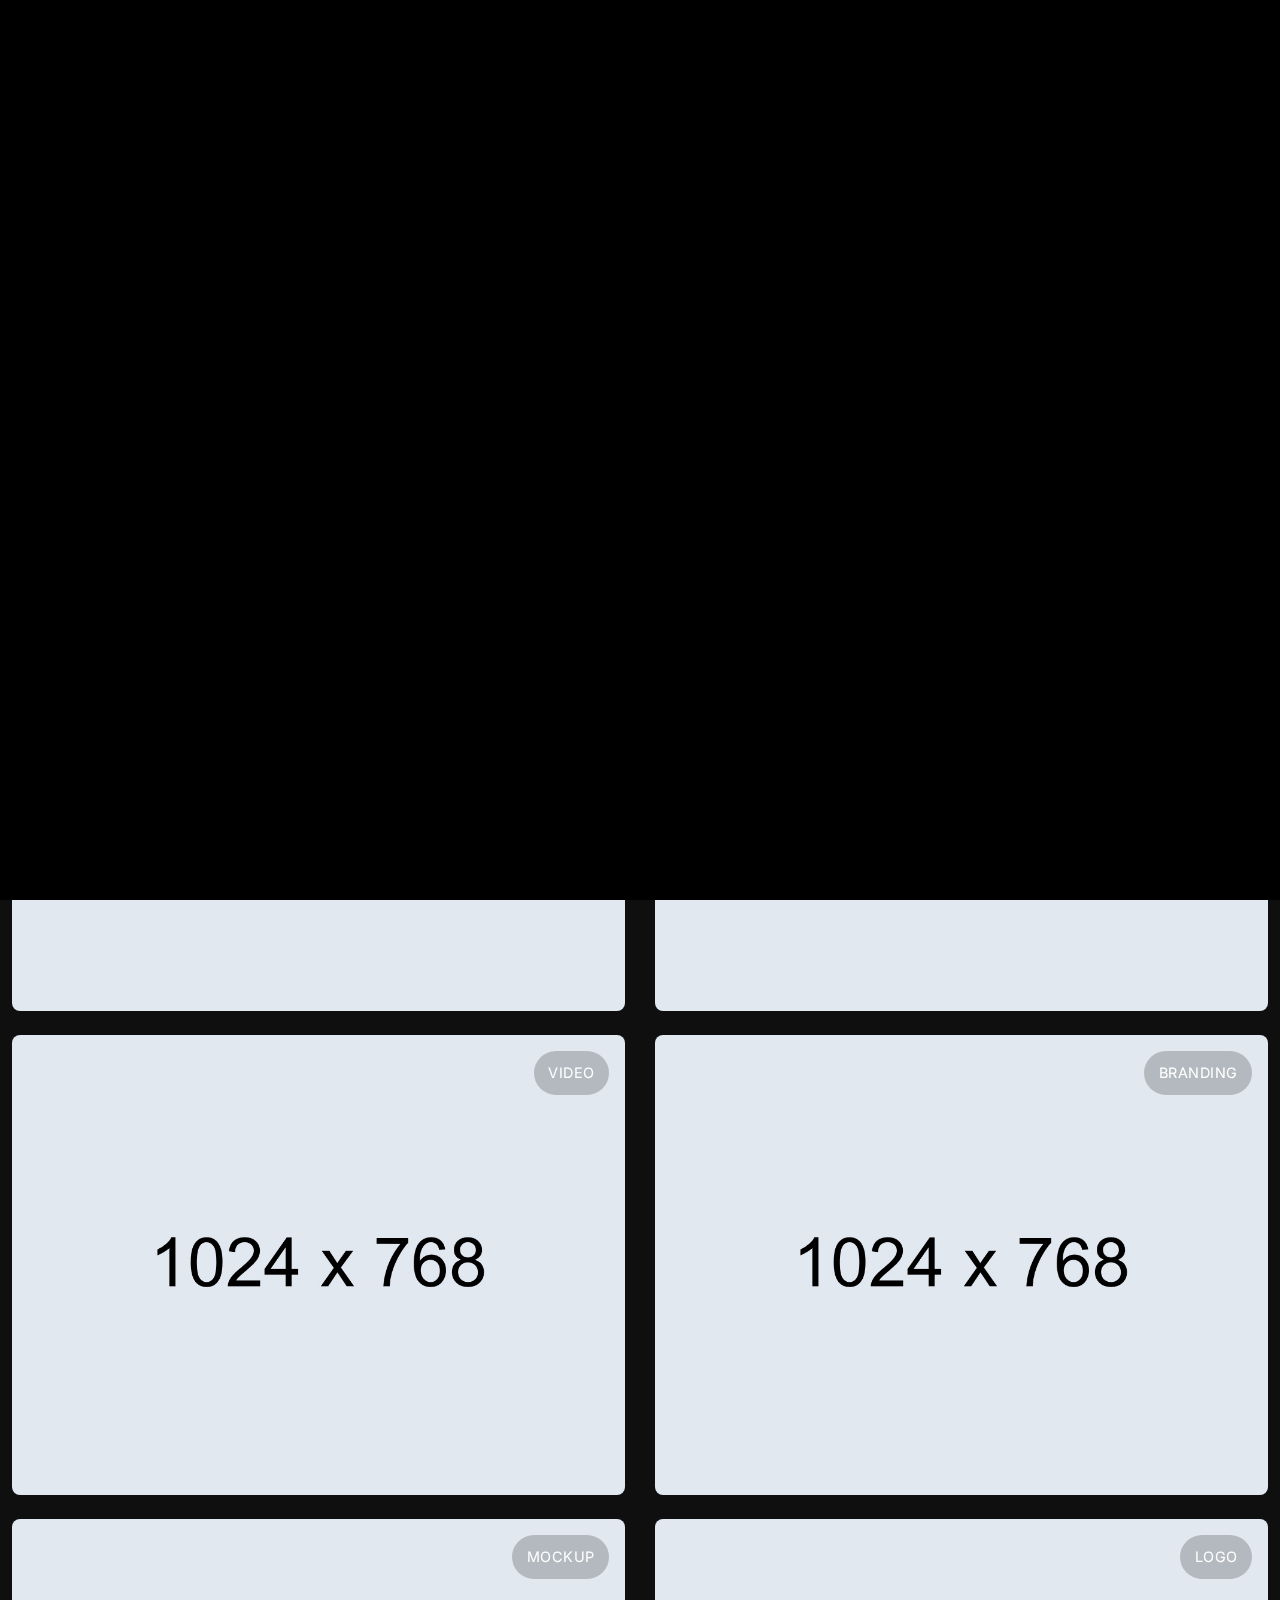
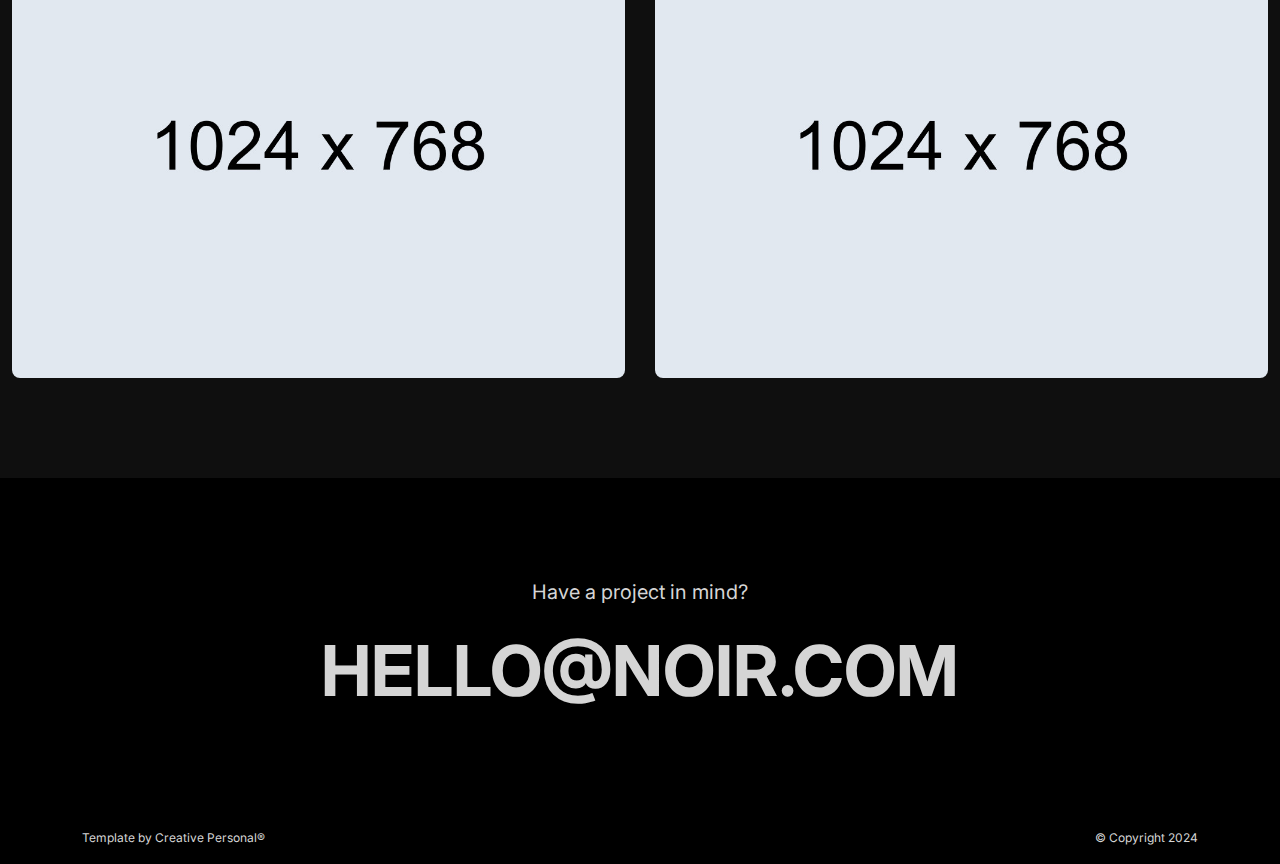
<file: two-column.html>
<!DOCTYPE html>
<html lang="en">

<head>
    <!-- META -->
    <meta charset="utf-8">
    <meta http-equiv="X-UA-Compatible" content="IE=edge">
    <meta name="viewport" content="width=device-width, initial-scale=1">
    <meta name="description" content="Noir - Modern Portfolio Template">
    <meta name="keywords" content="personal, portfolio new, html, one page, bootstrap, new html template, design, creative, onepage, clean, modern">
    <meta name="author" content="Tanvir Hossain">
    <!-- PAGE TITLE -->
    <title>Noir - Modern Portfolio Template</title>
    <link rel="icon" type="image/x-icon" href="assets/images/favicon.png">
    <!-- ALL GOOGLE FONTS -->
    <link rel="preconnect" href="https://fonts.googleapis.com">
    <link rel="preconnect" href="https://fonts.gstatic.com" crossorigin>
    <link href="https://fonts.googleapis.com/css2?family=Inter:ital,opsz,wght@0,14..32,100..900;1,14..32,100..900&family=Plus+Jakarta+Sans:ital,wght@0,200..800;1,200..800&display=swap" rel="stylesheet">
    <!-- BOOTSTRAP CSS -->
    <link rel="stylesheet" href="assets/css/bootstrap.min.css" />
    <!-- FONT AWESOME CSS -->
    <link rel="stylesheet" href="assets/css/font-awesome-pro.css" />
    <!-- FONT AWESOME CSS -->
    <link rel="stylesheet" href="assets/fonts/remixicon.css" />
    <!-- MAGNIFIC CSS -->
    <link rel="stylesheet" href="assets/css/magnific-popup.css">
    <!-- NICE SELECT CSS -->
    <link rel="stylesheet" href="assets/css/nice-select.min.css" />
    <!-- ANIMATE CSS -->
    <link rel="stylesheet" href="assets/css/animate.min.css" />
    <!-- MOBILE MENU CSS -->
    <link rel="stylesheet" href="assets/css/mobilemenu.css" />
    <!-- SPACING CSS -->
    <link rel="stylesheet" href="assets/css/spacing.css" />
    <link rel="stylesheet" href="assets/css/blog.css" />
    <!-- MAIN STYLE CSS -->
    <link rel="stylesheet" href="assets/css/style.css" />
    <!-- RESPONSIVE CSS -->
    <link rel="stylesheet" href="assets/css/responsive.css">
    <!-- HTML5 shim and Respond.js IE8 support of HTML5 elements and media queries -->
    <!-- WARNING: Respond.js doesn't work if you view the page via file:// -->
    <!--[if lt IE 9]>
      <script src="https://oss.maxcdn.com/html5shiv/3.7.2/html5shiv.min.js"></script>
      <script src="https://oss.maxcdn.com/respond/1.4.2/respond.min.js"></script>
    <![endif]-->
</head>

<body>
    <!-- START PRELOADER AREA-->
    <div class="preloader">
        <svg viewbox="0 0 1000 1000" preserveaspectratio="none">
            <path id="preloaderSvg" d="M0,1005S175,995,500,995s500,5,500,5V0H0Z"></path>
        </svg>
        <div class="preloader-heading">
            <div class="load-text">
                <span>L</span>
                <span>o</span>
                <span>a</span>
                <span>d</span>
                <span>i</span>
                <span>n</span>
                <span>g</span>
            </div>
        </div>
    </div>
    <!-- END PRELOADER AREA -->
    <!-- START SCROOL UP DESIGN AREA -->
    <div class="progress-wrap cursor-pointer">
        <i class="ri-arrow-up-s-line"></i>
        <svg class="progress-circle svg-content" width="100%" height="100%" viewBox="-1 -1 102 102">
            <path d="M50,1 a49,49 0 0,1 0,98 a49,49 0 0,1 0,-98" />
        </svg>
    </div>
    <!-- / END SCROOL UP DESIGN AREA -->
    <!-- START MAGIC CURSOR AND BALL AREA-->
    <div id="magic-cursor">
        <div id="ball"></div>
    </div>
    <!-- / END MAGIC CURSOR AND BALL AREA-->
    <!-- START MENU DESIGN AREA-->
    <header class="main-header">
        <div class="header-upper">
            <div class="container">
                <div class="header-inner">
                    <div class="row align-items-center">
                        <div class="col-xl-2 col-lg-2 col-md-6 col-6 col-sm-3">
                            <div class="logo-area">
                                <div class="logo">
                                    <a href="index.html"><img src="assets/images/logo.png" alt=""></a>
                                </div>
                            </div>
                        </div>
                        <div class="col-xl-10 col-lg-10 col-md-6 col-6 col-sm-9">
                            <div class="main-menu">
                                <nav id="mobile-menu">
                                    <ul class="onepage">
                                        <li class="has-dropdown"><a href="index.html" class="linkstyle">Home</a>
                                            <ul class="sub-menu">
                                                <li><a href="index-onepage.html">Onepage Version</a></li>
                                                <li><a href="index.html">Multipage Version</a></li>
                                            </ul>
                                        </li>
                                        <li><a href="service.html" class="linkstyle">services</a></li>
                                        <li class="has-dropdown"><a href="projects.html" class="linkstyle">Projects</a>
                                            <ul class="sub-menu">
                                                <li><a href="two-column.html">Two Column</a></li>
                                                <li><a href="three-column.html">Three Column</a></li>
                                                <li><a href="single-project.html">Single Projects</a></li>
                                            </ul>
                                        </li>
                                        <li><a href="about.html" class="linkstyle">about</a></li>
                                        <li><a href="contact.html" class="linkstyle">Contact</a></li>
                                        <li class="has-dropdown"><a href="#" class="linkstyle">Pages</a>
                                            <ul class="sub-menu">
                                                <li><a href="blog.html">Blog</a></li>
                                                <li><a href="blog-details.html">Single Blog</a></li>
                                                <li><a href="terms.html">Terms & Conditions</a></li>
                                                <li><a href="privacy.html">Privacy Policy</a></li>
                                                <li><a href="404.html">404</a></li>
                                            </ul>
                                        </li>
                                    </ul>
                                </nav>
                            </div>
                            <div class="side-menu-icon d-lg-none text-end">
                                <a href="javascript:void(0)" class="info-toggle-btn f-right sidebar-toggle-btn"><i class="fal fa-bars"></i></a>
                            </div>
                        </div>
                    </div>
                </div>
            </div>
        </div>
    </header>
    <!-- // END MENU DESIGN AREA-->
    <!-- START MOBILE MENU DESIGN AREA-->
    <div class="sidebar__area">
        <div class="sidebar__wrapper">
            <div class="sidebar__close">
                <button class="sidebar__close-btn" id="sidebar__close-btn">
                    <i class="fal fa-times"></i>
                </button>
            </div>
            <div class="sidebar__content mt-50 mb-20">
                <div class="mobile-menu fix"></div>
            </div>
        </div>
    </div>
    <div class="body-overlay"></div>
    <!-- // END MOBILE MENU DESIGN AREA-->
    <!-- START SINGLE PAGE DESIGN AREA -->
    <section class="single-page-hero-area">
        <div class="container">
            <div class="row align-items-center text-center">
                <div class="col-lg-12">
                    <h2>Two Column</h2>
                    <div class="breadcrumb__list">
                        <span><a href="#">Home</a></span>
                        <span class="dvdr"><i class="fa-regular fa-angle-right"></i></span>
                        <span>Projects</span>
                    </div>
                </div>
            </div>
        </div>
    </section>
    <!-- // END SINGLE PAGE DESIGN AREA -->
    <!-- START PORTFOLIO DESIGN AREA -->
    <div class="projects-area" id="projects">
        <div class="container-fluid">
            <div class="row g-4 portfolio-grid">
                <!-- START SINGLE PORTFOLIO DESIGN AREA -->
                <div class="col-md-6 col-xl-6 portfolio-item category-1">
                    <a href="assets/images/projects/work1.jpg" class="work-popup">
                        <div class="portfolio-box">
                            <!-- Image -->
                            <img src="assets/images/projects/work1.jpg" alt="" data-rjs="2">
                            <!-- Category -->
                            <span class="portfolio-category">Branding</span>
                            <!-- Caption -->
                            <div class="portfolio-caption">
                                <h1>Glasses of Cocktail</h1>
                            </div>
                        </div>
                    </a>
                </div>
                <!-- // END SINGLE PORTFOLIO DESIGN AREA -->
                <!-- START SINGLE PORTFOLIO DESIGN AREA -->
                <div class="col-md-6 col-xl-6 portfolio-item category-2">
                    <a href="single-project.html">
                        <div class="portfolio-box">
                            <!-- Image -->
                            <img src="assets/images/projects/work2.jpg" alt="" data-rjs="2">
                            <!-- Category -->
                            <span class="portfolio-category">Mockup</span>
                            <!-- Caption -->
                            <div class="portfolio-caption">
                                <h1>A Branch with Flowers</h1>
                            </div>
                        </div>
                    </a>
                </div>
                <!-- // END SINGLE PORTFOLIO DESIGN AREA -->
                <!-- START SINGLE PORTFOLIO DESIGN AREA -->
                <div class="col-md-6 col-xl-6 portfolio-item category-2">
                    <a href="https://www.youtube.com/watch?v=qZEPs3vmYB4" class="popup-youtube">
                        <div class="portfolio-box">
                            <!-- Image -->
                            <img src="assets/images/projects/work3.jpg" alt="" data-rjs="2">
                            <!-- Category -->
                            <span class="portfolio-category">Video</span>
                            <!-- Caption -->
                            <div class="portfolio-caption">
                                <h1>Orange Rose Flower</h1>
                            </div>
                        </div>
                    </a>
                </div>
                <!-- // END SINGLE PORTFOLIO DESIGN AREA -->
                <!-- START SINGLE PORTFOLIO DESIGN AREA -->
                <div class="col-md-6 col-xl-6 portfolio-item category-1">
                    <a href="assets/images/projects/work4.jpg" class="work-popup">
                        <div class="portfolio-box">
                            <!-- Image -->
                            <img src="assets/images/projects/work4.jpg" alt="" data-rjs="2">
                            <!-- Category -->
                            <span class="portfolio-category">Branding</span>
                            <!-- Caption -->
                            <div class="portfolio-caption">
                                <h1>Green Plant on a Desk</h1>
                            </div>
                        </div>
                    </a>
                </div>
                <!-- // END SINGLE PORTFOLIO DESIGN AREA -->
                <!-- START SINGLE PORTFOLIO DESIGN AREA -->
                <div class="col-md-6 col-xl-6 portfolio-item category-2">
                    <a href="assets/images/projects/work5.jpg" class="work-popup">
                        <div class="portfolio-box">
                            <!-- Image -->
                            <img src="assets/images/projects/work5.jpg" alt="" data-rjs="2">
                            <!-- Category -->
                            <span class="portfolio-category">Mockup</span>
                            <!-- Caption -->
                            <div class="portfolio-caption">
                                <h1>Orange Rose Flower</h1>
                            </div>
                        </div>
                    </a>
                </div>
                <!-- // END SINGLE PORTFOLIO DESIGN AREA -->
                <!-- START SINGLE PORTFOLIO DESIGN AREA -->
                <div class="col-md-6 col-xl-6 portfolio-item category-2">
                    <a href="assets/images/projects/work6.jpg" class="work-popup">
                        <div class="portfolio-box">
                            <!-- Image -->
                            <img src="assets/images/projects/work6.jpg" alt="" data-rjs="2">
                            <!-- Category -->
                            <span class="portfolio-category">logo</span>
                            <!-- Caption -->
                            <div class="portfolio-caption">
                                <h1>Rose Flower</h1>
                            </div>
                        </div>
                    </a>
                </div>
                <!-- // END SINGLE PORTFOLIO DESIGN AREA -->
            </div>
        </div>
    </div>
    <!-- // END PORTFOLIO DESIGN AREA -->
    <!-- START FOOTER DESIGN AREA -->
    <footer class="main-footer">
        <div class="container">
            <div class="row">
                <div class="col-lg-12">
                    <div class="footer-top">
                        <p> Have a project in mind?</p>
                        <h2><a href="mailto:hello@websitename.com">Hello@noir.com</a></h2>
                    </div>
                </div>
            </div>
            <div class="row">
                <div class="col-lg-6 col-sm-6">
                    <p class="copy-left-text">Template by <a href="https://themeforest.net/user/creativepersonal/portfolio">Creative Personal®</a></p>
                </div>
                <div class="col-lg-6 col-sm-6">
                    <p class="copy-right-text">&copy; Copyright 2024</p>
                </div>
            </div>
        </div>
    </footer>
    <!-- / END FOOTER DESIGN AREA -->
    <!-- JQUERY JS -->
    <script src="assets/js/jquery-3.6.0.min.js"></script>
    <!-- BOOTSTRAP JS-->
    <script src="assets/js/bootstrap.min.js"></script>
    <!-- APPEAR JS -->
    <script src="assets/js/appear.min.js"></script>
    <!-- MAGNIFICANT JS -->
    <script src="assets/js/jquery.magnific-popup.min.js"></script>
    <!-- MOBILE MENU JS-->
    <script src="assets/js/mobilemenu.js"></script>
    <!-- GSAP AND LOCOMOTIV JS-->
    <script src="assets/js/gsap.min.js"></script>
    <script src="assets/js/ScrollTrigger.min.js"></script>
    <script src="assets/js/lenis.js"></script>
    <!-- SWIPPER JS-->
    <script src="assets/js/swiper-bundle.js"></script>
    <!-- NICE SELECT JS-->
    <script src="assets/js/jquery.nice-select.min.js"></script>
    <!-- IMAGE LOADER JS-->
    <script src="assets/js/imagesloaded.pkgd.min.js"></script>
    <!-- ISOTOPE JS-->
    <script src="assets/js/isotope.pkgd.min.js"></script>
    <!--  WOW ANIMATION JS-->
    <script src="assets/js/wow.min.js"></script>
    <!-- SCRIPT JS-->
    <script src="assets/js/script.js"></script>
</body>

</html>
</file>
<file: assets/css/mobilemenu.css>
a.meanmenu-reveal {
	display: none;
}

/* when under viewport size, .mean-container is added to body */
.mean-container .mean-bar {
	float: left;
	width: 100%;
	position: relative;
	background: #070337;
	padding: 4px 0;
	min-height: 42px;
	z-index: 999999;
}

.mean-container a.meanmenu-reveal {
	width: 22px;
	height: 22px;
	padding: 13px 13px 11px 13px;
	position: absolute;
	top: 0;
	right: 0;
	cursor: pointer;
	color: #fff;
	text-decoration: none;
	font-size: 16px;
	text-indent: -9999em;
	line-height: 22px;
	font-size: 1px;
	display: block;
	font-family: Arial, Helvetica, sans-serif;
	font-weight: 700;
}

.mean-container a.meanmenu-reveal span {
	display: block;
	background: #fff;
	height: 3px;
	margin-top: 3px;
}

.mean-container .mean-nav {
	float: left;
	width: 100%;
	background: #070337;
	margin-top: 44px;
}

.mean-container .mean-nav ul {
	padding: 0;
	margin: 0;
	width: 100%;
	list-style-type: none;
}

.mean-container .mean-nav ul li {
	position: relative;
	float: left;
	width: 100%;
}

.mean-container .mean-nav ul li a {
	display: block;
	float: left;
	width: 90%;
	padding: 10px 5%;
	margin: 0;
	text-align: left;
	color: #fff;
	border-top: 1px solid #e0e3ed;
	text-decoration: none;
	text-transform: uppercase;
}

.mean-container .mean-nav ul li li a {
	width: 80%;
	padding: 10px 10%;
	text-shadow: none !important;
	visibility: visible;
}

.mean-container .mean-nav ul li.mean-last a {
	border-bottom: none;
	margin-bottom: 0;
}

.mean-container .mean-nav ul li li li a {
	width: 70%;
	padding: 10px 15%;
}

.mean-container .mean-nav ul li li li li a {
	width: 60%;
	padding: 10px 20%;
}

.mean-container .mean-nav ul li li li li li a {
	width: 50%;
	padding: 10px 25%;
}


.mean-container .mean-nav ul li a.mean-expand {
	margin-top: 1px;
	width: 26px;
	height: 32px;
	text-align: center;
	position: absolute;
	right: 0;
	top: 0;
	z-index: 2;
	font-weight: 700;
	background: transparent;
	border: none !important;
	font-size: 14px;
}




.mean-container .mean-push {
	float: left;
	width: 100%;
	padding: 0;
	margin: 0;
	clear: both;
}

.mean-nav .wrapper {
	width: 100%;
	padding: 0;
	margin: 0;
}

/* Fix for box sizing on Foundation Framework etc. */
.mean-container .mean-bar, .mean-container .mean-bar * {
	-webkit-box-sizing: content-box;
	-moz-box-sizing: content-box;
	box-sizing: content-box;
}


.mean-remove {
	display: none !important;
}
</file>
<file: assets/css/spacing.css>
/*
* ----------------------------------------------------------------------------------------
*PADDING MARGIN
* ----------------------------------------------------------------------------------------
*/
.p-5 {
    padding: 5px !important;
}

.p-10 {
    padding: 10px;
}

.p-15 {
    padding: 15px;
}

.p-20 {
    padding: 20px;
}

.p-25 {
    padding: 25px;
}

.p-30 {
    padding: 30px;
}

.p-35 {
    padding: 35px;
}

.p-40 {
    padding: 40px;
}

.p-45 {
    padding: 45px;
}

.p-50 {
    padding: 50px;
}

.p-55 {
    padding: 55px;
}

.p-60 {
    padding: 60px;
}

.p-65 {
    padding: 65px;
}

.p-70 {
    padding: 70px;
}

.p-75 {
    padding: 75px;
}

.p-80 {
    padding: 80px;
}

.p-85 {
    padding: 85px;
}

.p-90 {
    padding: 90px;
}

.p-95 {
    padding: 95px;
}

.p-100 {
    padding: 100px;
}

.p-105 {
    padding: 105px;
}

.p-110 {
    padding: 110px;
}

.p-115 {
    padding: 115px;
}

.p-120 {
    padding: 120px;
}

.p-125 {
    padding: 125px;
}

.p-130 {
    padding: 130px;
}

.p-135 {
    padding: 135px;
}

.p-140 {
    padding: 140px;
}

.p-145 {
    padding: 145px;
}

.p-150 {
    padding: 150px;
}

.p-155 {
    padding: 155px;
}

.p-160 {
    padding: 160px;
}

.p-165 {
    padding: 165px;
}

.p-170 {
    padding: 170px;
}

.p-175 {
    padding: 175px;
}

.p-180 {
    padding: 180px;
}

.p-185 {
    padding: 185px;
}

.p-190 {
    padding: 190px;
}

.p-195 {
    padding: 195px;
}

.p-200 {
    padding: 200px;
}

.p-205 {
    padding: 205px;
}

.p-210 {
    padding: 210px;
}

.p-215 {
    padding: 215px;
}

.p-220 {
    padding: 220px;
}

.p-225 {
    padding: 225px;
}

.p-230 {
    padding: 230px;
}

.p-235 {
    padding: 235px;
}

.p-240 {
    padding: 240px;
}

.p-245 {
    padding: 245px;
}

.p-250 {
    padding: 250px;
}

/* Padding Top */
.pt-5,
.py-5 {
    padding-top: 5px !important;
}

.pt-10,
.py-10 {
    padding-top: 10px;
}

.pt-15,
.py-15 {
    padding-top: 15px;
}

.pt-20,
.py-20 {
    padding-top: 20px;
}

.pt-25,
.py-25 {
    padding-top: 25px;
}

.pt-30,
.py-30 {
    padding-top: 30px;
}

.pt-35,
.py-35 {
    padding-top: 35px;
}

.pt-40,
.py-40 {
    padding-top: 40px;
}

.pt-45,
.py-45 {
    padding-top: 45px;
}

.pt-50,
.py-50 {
    padding-top: 50px;
}

.pt-55,
.py-55 {
    padding-top: 55px;
}

.pt-60,
.py-60 {
    padding-top: 60px;
}

.pt-65,
.py-65 {
    padding-top: 65px;
}

.pt-70,
.py-70 {
    padding-top: 70px;
}

.pt-75,
.py-75 {
    padding-top: 75px;
}

.pt-80,
.py-80 {
    padding-top: 80px;
}

.pt-85,
.py-85 {
    padding-top: 85px;
}

.pt-90,
.py-90 {
    padding-top: 90px;
}

.pt-95,
.py-95 {
    padding-top: 95px;
}

.pt-100,
.py-100 {
    padding-top: 100px;
}

.pt-105,
.py-105 {
    padding-top: 105px;
}

.pt-110,
.py-110 {
    padding-top: 110px;
}

.pt-115,
.py-115 {
    padding-top: 115px;
}

.pt-120,
.py-120 {
    padding-top: 120px;
}

.pt-125,
.py-125 {
    padding-top: 125px;
}

.pt-130,
.py-130 {
    padding-top: 130px;
}

.pt-135,
.py-135 {
    padding-top: 135px;
}

.pt-140,
.py-140 {
    padding-top: 140px;
}

.pt-145,
.py-145 {
    padding-top: 145px;
}

.pt-150,
.py-150 {
    padding-top: 150px;
}

.pt-155,
.py-155 {
    padding-top: 155px;
}

.pt-160,
.py-160 {
    padding-top: 160px;
}

.pt-165,
.py-165 {
    padding-top: 165px;
}

.pt-170,
.py-170 {
    padding-top: 170px;
}

.pt-175,
.py-175 {
    padding-top: 175px;
}

.pt-180,
.py-180 {
    padding-top: 180px;
}

.pt-185,
.py-185 {
    padding-top: 185px;
}

.pt-190,
.py-190 {
    padding-top: 190px;
}

.pt-195,
.py-195 {
    padding-top: 195px;
}

.pt-200,
.py-200 {
    padding-top: 200px;
}

.pt-205,
.py-205 {
    padding-top: 205px;
}

.pt-210,
.py-210 {
    padding-top: 210px;
}

.pt-215,
.py-215 {
    padding-top: 215px;
}

.pt-220,
.py-220 {
    padding-top: 220px;
}

.pt-225,
.py-225 {
    padding-top: 225px;
}

.pt-230,
.py-230 {
    padding-top: 230px;
}

.pt-235,
.py-235 {
    padding-top: 235px;
}

.pt-240,
.py-240 {
    padding-top: 240px;
}

.pt-245,
.py-245 {
    padding-top: 245px;
}

.pt-250,
.py-250 {
    padding-top: 250px;
}

/* Padding Bottom */
.pb-5,
.py-5 {
    padding-bottom: 5px !important;
}

.pb-10,
.py-10 {
    padding-bottom: 10px;
}

.pb-15,
.py-15 {
    padding-bottom: 15px;
}

.pb-20,
.py-20 {
    padding-bottom: 20px;
}

.pb-25,
.py-25 {
    padding-bottom: 25px;
}

.pb-30,
.py-30 {
    padding-bottom: 30px;
}

.pb-35,
.py-35 {
    padding-bottom: 35px;
}

.pb-40,
.py-40 {
    padding-bottom: 40px;
}

.pb-45,
.py-45 {
    padding-bottom: 45px;
}

.pb-50,
.py-50 {
    padding-bottom: 50px;
}

.pb-55,
.py-55 {
    padding-bottom: 55px;
}

.pb-60,
.py-60 {
    padding-bottom: 60px;
}

.pb-65,
.py-65 {
    padding-bottom: 65px;
}

.pb-70,
.py-70 {
    padding-bottom: 70px;
}

.pb-75,
.py-75 {
    padding-bottom: 75px;
}

.pb-80,
.py-80 {
    padding-bottom: 80px;
}

.pb-85,
.py-85 {
    padding-bottom: 85px;
}

.pb-90,
.py-90 {
    padding-bottom: 90px;
}

.pb-95,
.py-95 {
    padding-bottom: 95px;
}

.pb-100,
.py-100 {
    padding-bottom: 100px;
}

.pb-105,
.py-105 {
    padding-bottom: 105px;
}

.pb-110,
.py-110 {
    padding-bottom: 110px;
}

.pb-115,
.py-115 {
    padding-bottom: 115px;
}

.pb-120,
.py-120 {
    padding-bottom: 120px;
}

.pb-125,
.py-125 {
    padding-bottom: 125px;
}

.pb-130,
.py-130 {
    padding-bottom: 130px;
}

.pb-135,
.py-135 {
    padding-bottom: 135px;
}

.pb-140,
.py-140 {
    padding-bottom: 140px;
}

.pb-145,
.py-145 {
    padding-bottom: 145px;
}

.pb-150,
.py-150 {
    padding-bottom: 150px;
}

.pb-155,
.py-155 {
    padding-bottom: 155px;
}

.pb-160,
.py-160 {
    padding-bottom: 160px;
}

.pb-165,
.py-165 {
    padding-bottom: 165px;
}

.pb-170,
.py-170 {
    padding-bottom: 170px;
}

.pb-175,
.py-175 {
    padding-bottom: 175px;
}

.pb-180,
.py-180 {
    padding-bottom: 180px;
}

.pb-185,
.py-185 {
    padding-bottom: 185px;
}

.pb-190,
.py-190 {
    padding-bottom: 190px;
}

.pb-195,
.py-195 {
    padding-bottom: 195px;
}

.pb-200,
.py-200 {
    padding-bottom: 200px;
}

.pb-205,
.py-205 {
    padding-bottom: 205px;
}

.pb-210,
.py-210 {
    padding-bottom: 210px;
}

.pb-215,
.py-215 {
    padding-bottom: 215px;
}

.pb-220,
.py-220 {
    padding-bottom: 220px;
}

.pb-225,
.py-225 {
    padding-bottom: 225px;
}

.pb-230,
.py-230 {
    padding-bottom: 230px;
}

.pb-235,
.py-235 {
    padding-bottom: 235px;
}

.pb-240,
.py-240 {
    padding-bottom: 240px;
}

.pb-245,
.py-245 {
    padding-bottom: 245px;
}

.pb-250,
.py-250 {
    padding-bottom: 250px;
}

/* Margin Around */
.m-5 {
    margin: 5px !important;
}

.m-10 {
    margin: 10px;
}

.m-15 {
    margin: 15px;
}

.m-20 {
    margin: 20px;
}

.m-25 {
    margin: 25px;
}

.m-30 {
    margin: 30px;
}

.m-35 {
    margin: 35px;
}

.m-40 {
    margin: 40px;
}

.m-45 {
    margin: 45px;
}

.m-50 {
    margin: 50px;
}

.m-55 {
    margin: 55px;
}

.m-60 {
    margin: 60px;
}

.m-65 {
    margin: 65px;
}

.m-70 {
    margin: 70px;
}

.m-75 {
    margin: 75px;
}

.m-80 {
    margin: 80px;
}

.m-85 {
    margin: 85px;
}

.m-90 {
    margin: 90px;
}

.m-95 {
    margin: 95px;
}

.m-100 {
    margin: 100px;
}

.m-105 {
    margin: 105px;
}

.m-110 {
    margin: 110px;
}

.m-115 {
    margin: 115px;
}

.m-120 {
    margin: 120px;
}

.m-125 {
    margin: 125px;
}

.m-130 {
    margin: 130px;
}

.m-135 {
    margin: 135px;
}

.m-140 {
    margin: 140px;
}

.m-145 {
    margin: 145px;
}

.m-150 {
    margin: 150px;
}

.m-155 {
    margin: 155px;
}

.m-160 {
    margin: 160px;
}

.m-165 {
    margin: 165px;
}

.m-170 {
    margin: 170px;
}

.m-175 {
    margin: 175px;
}

.m-180 {
    margin: 180px;
}

.m-185 {
    margin: 185px;
}

.m-190 {
    margin: 190px;
}

.m-195 {
    margin: 195px;
}

.m-200 {
    margin: 200px;
}

.m-205 {
    margin: 205px;
}

.m-210 {
    margin: 210px;
}

.m-215 {
    margin: 215px;
}

.m-220 {
    margin: 220px;
}

.m-225 {
    margin: 225px;
}

.m-230 {
    margin: 230px;
}

.m-235 {
    margin: 235px;
}

.m-240 {
    margin: 240px;
}

.m-245 {
    margin: 245px;
}

.m-250 {
    margin: 250px;
}

/* Margin Top */
.mt-5,
.my-5 {
    margin-top: 5px !important;
}

.mt-10,
.my-10 {
    margin-top: 10px;
}

.mt-15,
.my-15 {
    margin-top: 15px;
}

.mt-20,
.my-20 {
    margin-top: 20px;
}

.mt-25,
.my-25 {
    margin-top: 25px;
}

.mt-30,
.my-30 {
    margin-top: 30px;
}

.mt-35,
.my-35 {
    margin-top: 35px;
}

.mt-40,
.my-40 {
    margin-top: 40px;
}

.mt-45,
.my-45 {
    margin-top: 45px;
}

.mt-50,
.my-50 {
    margin-top: 50px;
}

.mt-55,
.my-55 {
    margin-top: 55px;
}

.mt-60,
.my-60 {
    margin-top: 60px;
}

.mt-65,
.my-65 {
    margin-top: 65px;
}

.mt-70,
.my-70 {
    margin-top: 70px;
}

.mt-75,
.my-75 {
    margin-top: 75px;
}

.mt-80,
.my-80 {
    margin-top: 80px;
}

.mt-85,
.my-85 {
    margin-top: 85px;
}

.mt-90,
.my-90 {
    margin-top: 90px;
}

.mt-95,
.my-95 {
    margin-top: 95px;
}

.mt-100,
.my-100 {
    margin-top: 100px;
}

.mt-105,
.my-105 {
    margin-top: 105px;
}

.mt-110,
.my-110 {
    margin-top: 110px;
}

.mt-115,
.my-115 {
    margin-top: 115px;
}

.mt-120,
.my-120 {
    margin-top: 120px;
}

.mt-125,
.my-125 {
    margin-top: 125px;
}

.mt-130,
.my-130 {
    margin-top: 130px;
}

.mt-135,
.my-135 {
    margin-top: 135px;
}

.mt-140,
.my-140 {
    margin-top: 140px;
}

.mt-145,
.my-145 {
    margin-top: 145px;
}

.mt-150,
.my-150 {
    margin-top: 150px;
}

.mt-155,
.my-155 {
    margin-top: 155px;
}

.mt-160,
.my-160 {
    margin-top: 160px;
}

.mt-165,
.my-165 {
    margin-top: 165px;
}

.mt-170,
.my-170 {
    margin-top: 170px;
}

.mt-175,
.my-175 {
    margin-top: 175px;
}

.mt-180,
.my-180 {
    margin-top: 180px;
}

.mt-185,
.my-185 {
    margin-top: 185px;
}

.mt-190,
.my-190 {
    margin-top: 190px;
}

.mt-195,
.my-195 {
    margin-top: 195px;
}

.mt-200,
.my-200 {
    margin-top: 200px;
}

.mt-205,
.my-205 {
    margin-top: 205px;
}

.mt-210,
.my-210 {
    margin-top: 210px;
}

.mt-215,
.my-215 {
    margin-top: 215px;
}

.mt-220,
.my-220 {
    margin-top: 220px;
}

.mt-225,
.my-225 {
    margin-top: 225px;
}

.mt-230,
.my-230 {
    margin-top: 230px;
}

.mt-235,
.my-235 {
    margin-top: 235px;
}

.mt-240,
.my-240 {
    margin-top: 240px;
}

.mt-245,
.my-245 {
    margin-top: 245px;
}

.mt-250,
.my-250 {
    margin-top: 250px;
}

/* Margin Bottom */
.mb-5,
.my-5 {
    margin-bottom: 5px !important;
}

.mb-10,
.my-10 {
    margin-bottom: 10px;
}

.mb-15,
.my-15 {
    margin-bottom: 15px;
}

.mb-20,
.my-20 {
    margin-bottom: 20px;
}

.mb-25,
.my-25 {
    margin-bottom: 25px;
}

.mb-30,
.my-30 {
    margin-bottom: 30px;
}

.mb-35,
.my-35 {
    margin-bottom: 35px;
}

.mb-40,
.my-40 {
    margin-bottom: 40px;
}

.mb-45,
.my-45 {
    margin-bottom: 45px;
}

.mb-50,
.my-50 {
    margin-bottom: 50px;
}

.mb-55,
.my-55 {
    margin-bottom: 55px;
}

.mb-60,
.my-60 {
    margin-bottom: 60px;
}

.mb-65,
.my-65 {
    margin-bottom: 65px;
}

.mb-70,
.my-70 {
    margin-bottom: 70px;
}

.mb-75,
.my-75 {
    margin-bottom: 75px;
}

.mb-80,
.my-80 {
    margin-bottom: 80px;
}

.mb-85,
.my-85 {
    margin-bottom: 85px;
}

.mb-90,
.my-90 {
    margin-bottom: 90px;
}

.mb-95,
.my-95 {
    margin-bottom: 95px;
}

.mb-100,
.my-100 {
    margin-bottom: 100px;
}

.mb-105,
.my-105 {
    margin-bottom: 105px;
}

.mb-110,
.my-110 {
    margin-bottom: 110px;
}

.mb-115,
.my-115 {
    margin-bottom: 115px;
}

.mb-120,
.my-120 {
    margin-bottom: 120px;
}

.mb-125,
.my-125 {
    margin-bottom: 125px;
}

.mb-130,
.my-130 {
    margin-bottom: 130px;
}

.mb-135,
.my-135 {
    margin-bottom: 135px;
}

.mb-140,
.my-140 {
    margin-bottom: 140px;
}

.mb-145,
.my-145 {
    margin-bottom: 145px;
}

.mb-150,
.my-150 {
    margin-bottom: 150px;
}

.mb-155,
.my-155 {
    margin-bottom: 155px;
}

.mb-160,
.my-160 {
    margin-bottom: 160px;
}

.mb-165,
.my-165 {
    margin-bottom: 165px;
}

.mb-170,
.my-170 {
    margin-bottom: 170px;
}

.mb-175,
.my-175 {
    margin-bottom: 175px;
}

.mb-180,
.my-180 {
    margin-bottom: 180px;
}

.mb-185,
.my-185 {
    margin-bottom: 185px;
}

.mb-190,
.my-190 {
    margin-bottom: 190px;
}

.mb-195,
.my-195 {
    margin-bottom: 195px;
}

.mb-200,
.my-200 {
    margin-bottom: 200px;
}

.mb-205,
.my-205 {
    margin-bottom: 205px;
}

.mb-210,
.my-210 {
    margin-bottom: 210px;
}

.mb-215,
.my-215 {
    margin-bottom: 215px;
}

.mb-220,
.my-220 {
    margin-bottom: 220px;
}

.mb-225,
.my-225 {
    margin-bottom: 225px;
}

.mb-230,
.my-230 {
    margin-bottom: 230px;
}

.mb-235,
.my-235 {
    margin-bottom: 235px;
}

.mb-240,
.my-240 {
    margin-bottom: 240px;
}

.mb-245,
.my-245 {
    margin-bottom: 245px;
}

.mb-250,
.my-250 {
    margin-bottom: 250px;
}

/* Responsive Padding Margin */
@media only screen and (max-width: 991px) {

    /* Padding Around */
    .rp-0 {
        padding: 0px !important;
    }

    .rp-5 {
        padding: 5px !important;
    }

    .rp-10 {
        padding: 10px;
    }

    .rp-15 {
        padding: 15px;
    }

    .rp-20 {
        padding: 20px;
    }

    .rp-25 {
        padding: 25px;
    }

    .rp-30 {
        padding: 30px;
    }

    .rp-35 {
        padding: 35px;
    }

    .rp-40 {
        padding: 40px;
    }

    .rp-45 {
        padding: 45px;
    }

    .rp-50 {
        padding: 50px;
    }

    .rp-55 {
        padding: 55px;
    }

    .rp-60 {
        padding: 60px;
    }

    .rp-65 {
        padding: 65px;
    }

    .rp-70 {
        padding: 70px;
    }

    .rp-75 {
        padding: 75px;
    }

    .rp-80 {
        padding: 80px;
    }

    .rp-85 {
        padding: 85px;
    }

    .rp-90 {
        padding: 90px;
    }

    .rp-95 {
        padding: 95px;
    }

    .rp-100 {
        padding: 100px;
    }

    .rp-105 {
        padding: 105px;
    }

    .rp-110 {
        padding: 110px;
    }

    .rp-115 {
        padding: 115px;
    }

    .rp-120 {
        padding: 120px;
    }

    .rp-125 {
        padding: 125px;
    }

    .rp-130 {
        padding: 130px;
    }

    .rp-135 {
        padding: 135px;
    }

    .rp-140 {
        padding: 140px;
    }

    .rp-145 {
        padding: 145px;
    }

    .rp-150 {
        padding: 150px;
    }

    /* Padding Top */
    .rpt-0,
    .rpy-0 {
        padding-top: 0px !important;
    }

    .rpt-5,
    .rpy-5 {
        padding-top: 5px !important;
    }

    .rpt-10,
    .rpy-10 {
        padding-top: 10px;
    }

    .rpt-15,
    .rpy-15 {
        padding-top: 15px;
    }

    .rpt-20,
    .rpy-20 {
        padding-top: 20px;
    }

    .rpt-25,
    .rpy-25 {
        padding-top: 25px;
    }

    .rpt-30,
    .rpy-30 {
        padding-top: 30px;
    }

    .rpt-35,
    .rpy-35 {
        padding-top: 35px;
    }

    .rpt-40,
    .rpy-40 {
        padding-top: 40px;
    }

    .rpt-45,
    .rpy-45 {
        padding-top: 45px;
    }

    .rpt-50,
    .rpy-50 {
        padding-top: 50px;
    }

    .rpt-55,
    .rpy-55 {
        padding-top: 55px;
    }

    .rpt-60,
    .rpy-60 {
        padding-top: 60px;
    }

    .rpt-65,
    .rpy-65 {
        padding-top: 65px;
    }

    .rpt-70,
    .rpy-70 {
        padding-top: 70px;
    }

    .rpt-75,
    .rpy-75 {
        padding-top: 75px;
    }

    .rpt-80,
    .rpy-80 {
        padding-top: 80px;
    }

    .rpt-85,
    .rpy-85 {
        padding-top: 85px;
    }

    .rpt-90,
    .rpy-90 {
        padding-top: 90px;
    }

    .rpt-95,
    .rpy-95 {
        padding-top: 95px;
    }

    .rpt-100,
    .rpy-100 {
        padding-top: 100px;
    }

    .rpt-105,
    .rpy-105 {
        padding-top: 105px;
    }

    .rpt-110,
    .rpy-110 {
        padding-top: 110px;
    }

    .rpt-115,
    .rpy-115 {
        padding-top: 115px;
    }

    .rpt-120,
    .rpy-120 {
        padding-top: 120px;
    }

    .rpt-125,
    .rpy-125 {
        padding-top: 125px;
    }

    .rpt-130,
    .rpy-130 {
        padding-top: 130px;
    }

    .rpt-135,
    .rpy-135 {
        padding-top: 135px;
    }

    .rpt-140,
    .rpy-140 {
        padding-top: 140px;
    }

    .rpt-145,
    .rpy-145 {
        padding-top: 145px;
    }

    .rpt-150,
    .rpy-150 {
        padding-top: 150px;
    }

    /* Padding Bottom */
    .rpb-0,
    .rpy-0 {
        padding-bottom: 0px !important;
    }

    .rpb-5,
    .rpy-5 {
        padding-bottom: 5px !important;
    }

    .rpb-10,
    .rpy-10 {
        padding-bottom: 10px;
    }

    .rpb-15,
    .rpy-15 {
        padding-bottom: 15px;
    }

    .rpb-20,
    .rpy-20 {
        padding-bottom: 20px;
    }

    .rpb-25,
    .rpy-25 {
        padding-bottom: 25px;
    }

    .rpb-30,
    .rpy-30 {
        padding-bottom: 30px;
    }

    .rpb-35,
    .rpy-35 {
        padding-bottom: 35px;
    }

    .rpb-40,
    .rpy-40 {
        padding-bottom: 40px;
    }

    .rpb-45,
    .rpy-45 {
        padding-bottom: 45px;
    }

    .rpb-50,
    .rpy-50 {
        padding-bottom: 50px;
    }

    .rpb-55,
    .rpy-55 {
        padding-bottom: 55px;
    }

    .rpb-60,
    .rpy-60 {
        padding-bottom: 60px;
    }

    .rpb-65,
    .rpy-65 {
        padding-bottom: 65px;
    }

    .rpb-70,
    .rpy-70 {
        padding-bottom: 70px;
    }

    .rpb-75,
    .rpy-75 {
        padding-bottom: 75px;
    }

    .rpb-80,
    .rpy-80 {
        padding-bottom: 80px;
    }

    .rpb-85,
    .rpy-85 {
        padding-bottom: 85px;
    }

    .rpb-90,
    .rpy-90 {
        padding-bottom: 90px;
    }

    .rpb-95,
    .rpy-95 {
        padding-bottom: 95px;
    }

    .rpb-100,
    .rpy-100 {
        padding-bottom: 100px;
    }

    .rpb-105,
    .rpy-105 {
        padding-bottom: 105px;
    }

    .rpb-110,
    .rpy-110 {
        padding-bottom: 110px;
    }

    .rpb-115,
    .rpy-115 {
        padding-bottom: 115px;
    }

    .rpb-120,
    .rpy-120 {
        padding-bottom: 120px;
    }

    .rpb-125,
    .rpy-125 {
        padding-bottom: 125px;
    }

    .rpb-130,
    .rpy-130 {
        padding-bottom: 130px;
    }

    .rpb-135,
    .rpy-135 {
        padding-bottom: 135px;
    }

    .rpb-140,
    .rpy-140 {
        padding-bottom: 140px;
    }

    .rpb-145,
    .rpy-145 {
        padding-bottom: 145px;
    }

    .rpb-150,
    .rpy-150 {
        padding-bottom: 150px;
    }

    /* Margin Around */
    .rm-0 {
        margin: 0px !important;
    }

    .rm-5 {
        margin: 5px !important;
    }

    .rm-10 {
        margin: 10px;
    }

    .rm-15 {
        margin: 15px;
    }

    .rm-20 {
        margin: 20px;
    }

    .rm-25 {
        margin: 25px;
    }

    .rm-30 {
        margin: 30px;
    }

    .rm-35 {
        margin: 35px;
    }

    .rm-40 {
        margin: 40px;
    }

    .rm-45 {
        margin: 45px;
    }

    .rm-50 {
        margin: 50px;
    }

    .rm-55 {
        margin: 55px;
    }

    .rm-60 {
        margin: 60px;
    }

    .rm-65 {
        margin: 65px;
    }

    .rm-70 {
        margin: 70px;
    }

    .rm-75 {
        margin: 75px;
    }

    .rm-80 {
        margin: 80px;
    }

    .rm-85 {
        margin: 85px;
    }

    .rm-90 {
        margin: 90px;
    }

    .rm-95 {
        margin: 95px;
    }

    .rm-100 {
        margin: 100px;
    }

    .rm-105 {
        margin: 105px;
    }

    .rm-110 {
        margin: 110px;
    }

    .rm-115 {
        margin: 115px;
    }

    .rm-120 {
        margin: 120px;
    }

    .rm-125 {
        margin: 125px;
    }

    .rm-130 {
        margin: 130px;
    }

    .rm-135 {
        margin: 135px;
    }

    .rm-140 {
        margin: 140px;
    }

    .rm-145 {
        margin: 145px;
    }

    .rm-150 {
        margin: 150px;
    }

    /* Margin Top */
    .rmt-0,
    .rmy-0 {
        margin-top: 0px !important;
    }

    .rmt-5,
    .rmy-5 {
        margin-top: 5px !important;
    }

    .rmt-10,
    .rmy-10 {
        margin-top: 10px;
    }

    .rmt-15,
    .rmy-15 {
        margin-top: 15px;
    }

    .rmt-20,
    .rmy-20 {
        margin-top: 20px;
    }

    .rmt-25,
    .rmy-25 {
        margin-top: 25px;
    }

    .rmt-30,
    .rmy-30 {
        margin-top: 30px;
    }

    .rmt-35,
    .rmy-35 {
        margin-top: 35px;
    }

    .rmt-40,
    .rmy-40 {
        margin-top: 40px;
    }

    .rmt-45,
    .rmy-45 {
        margin-top: 45px;
    }

    .rmt-50,
    .rmy-50 {
        margin-top: 50px;
    }

    .rmt-55,
    .rmy-55 {
        margin-top: 55px;
    }

    .rmt-60,
    .rmy-60 {
        margin-top: 60px;
    }

    .rmt-65,
    .rmy-65 {
        margin-top: 65px;
    }

    .rmt-70,
    .rmy-70 {
        margin-top: 70px;
    }

    .rmt-75,
    .rmy-75 {
        margin-top: 75px;
    }

    .rmt-80,
    .rmy-80 {
        margin-top: 80px;
    }

    .rmt-85,
    .rmy-85 {
        margin-top: 85px;
    }

    .rmt-90,
    .rmy-90 {
        margin-top: 90px;
    }

    .rmt-95,
    .rmy-95 {
        margin-top: 95px;
    }

    .rmt-100,
    .rmy-100 {
        margin-top: 100px;
    }

    .rmt-105,
    .rmy-105 {
        margin-top: 105px;
    }

    .rmt-110,
    .rmy-110 {
        margin-top: 110px;
    }

    .rmt-115,
    .rmy-115 {
        margin-top: 115px;
    }

    .rmt-120,
    .rmy-120 {
        margin-top: 120px;
    }

    .rmt-125,
    .rmy-125 {
        margin-top: 125px;
    }

    .rmt-130,
    .rmy-130 {
        margin-top: 130px;
    }

    .rmt-135,
    .rmy-135 {
        margin-top: 135px;
    }

    .rmt-140,
    .rmy-140 {
        margin-top: 140px;
    }

    .rmt-145,
    .rmy-145 {
        margin-top: 145px;
    }

    .rmt-150,
    .rmy-150 {
        margin-top: 150px;
    }

    /* Margin Bottom */
    .rmb-0,
    .rmy-0 {
        margin-bottom: 0px !important;
    }

    .rmb-5,
    .rmy-5 {
        margin-bottom: 5px !important;
    }

    .rmb-10,
    .rmy-10 {
        margin-bottom: 10px;
    }

    .rmb-15,
    .rmy-15 {
        margin-bottom: 15px;
    }

    .rmb-20,
    .rmy-20 {
        margin-bottom: 20px;
    }

    .rmb-25,
    .rmy-25 {
        margin-bottom: 25px;
    }

    .rmb-30,
    .rmy-30 {
        margin-bottom: 30px;
    }

    .rmb-35,
    .rmy-35 {
        margin-bottom: 35px;
    }

    .rmb-40,
    .rmy-40 {
        margin-bottom: 40px;
    }

    .rmb-45,
    .rmy-45 {
        margin-bottom: 45px;
    }

    .rmb-50,
    .rmy-50 {
        margin-bottom: 50px;
    }

    .rmb-55,
    .rmy-55 {
        margin-bottom: 55px;
    }

    .rmb-60,
    .rmy-60 {
        margin-bottom: 60px;
    }

    .rmb-65,
    .rmy-65 {
        margin-bottom: 65px;
    }

    .rmb-70,
    .rmy-70 {
        margin-bottom: 70px;
    }

    .rmb-75,
    .rmy-75 {
        margin-bottom: 75px;
    }

    .rmb-80,
    .rmy-80 {
        margin-bottom: 80px;
    }

    .rmb-85,
    .rmy-85 {
        margin-bottom: 85px;
    }

    .rmb-90,
    .rmy-90 {
        margin-bottom: 90px;
    }

    .rmb-95,
    .rmy-95 {
        margin-bottom: 95px;
    }

    .rmb-100,
    .rmy-100 {
        margin-bottom: 100px;
    }

    .rmb-105,
    .rmy-105 {
        margin-bottom: 105px;
    }

    .rmb-110,
    .rmy-110 {
        margin-bottom: 110px;
    }

    .rmb-115,
    .rmy-115 {
        margin-bottom: 115px;
    }

    .rmb-120,
    .rmy-120 {
        margin-bottom: 120px;
    }

    .rmb-125,
    .rmy-125 {
        margin-bottom: 125px;
    }

    .rmb-130,
    .rmy-130 {
        margin-bottom: 130px;
    }

    .rmb-135,
    .rmy-135 {
        margin-bottom: 135px;
    }

    .rmb-140,
    .rmy-140 {
        margin-bottom: 140px;
    }

    .rmb-145,
    .rmy-145 {
        margin-bottom: 145px;
    }

    .rmb-150,
    .rmy-150 {
        margin-bottom: 150px;
    }
}

/*******************************************************/
/***************** ## Custom Animation ****************/
/*******************************************************/
/* Animation Delay */
.delay-1-0s {
    -webkit-animation-delay: 1s;
    animation-delay: 1s;
}

.delay-2-0s {
    -webkit-animation-delay: 2s;
    animation-delay: 2s;
}

.delay-0-1s {
    -webkit-animation-delay: 0.1s;
    animation-delay: 0.1s;
}

.delay-0-2s {
    -webkit-animation-delay: 0.2s;
    animation-delay: 0.2s;
}

.delay-0-3s {
    -webkit-animation-delay: 0.3s;
    animation-delay: 0.3s;
}

.delay-0-4s {
    -webkit-animation-delay: 0.4s;
    animation-delay: 0.4s;
}

.delay-0-5s {
    -webkit-animation-delay: 0.5s;
    animation-delay: 0.5s;
}

.delay-0-6s {
    -webkit-animation-delay: 0.6s;
    animation-delay: 0.6s;
}

.delay-0-7s {
    -webkit-animation-delay: 0.7s;
    animation-delay: 0.7s;
}

.delay-0-8s {
    -webkit-animation-delay: 0.8s;
    animation-delay: 0.8s;
}

.delay-0-9s {
    -webkit-animation-delay: 0.9s;
    animation-delay: 0.9s;
}

.delay-1-1s {
    -webkit-animation-delay: 1.1s;
    animation-delay: 1.1s;
}

.delay-1-2s {
    -webkit-animation-delay: 1.2s;
    animation-delay: 1.2s;
}

.delay-1-3s {
    -webkit-animation-delay: 1.3s;
    animation-delay: 1.3s;
}

.delay-1-4s {
    -webkit-animation-delay: 1.4s;
    animation-delay: 1.4s;
}

.delay-1-5s {
    -webkit-animation-delay: 1.5s;
    animation-delay: 1.5s;
}

.delay-1-6s {
    -webkit-animation-delay: 1.6s;
    animation-delay: 1.6s;
}

.delay-1-7s {
    -webkit-animation-delay: 1.7s;
    animation-delay: 1.7s;
}

.delay-1-8s {
    -webkit-animation-delay: 1.8s;
    animation-delay: 1.8s;
}

.delay-1-9s {
    -webkit-animation-delay: 1.9s;
    animation-delay: 1.9s;
}

/* Border Radius */
.br-5 {
    border-radius: 5px;
}

.br-10 {
    border-radius: 10px;
}

.br-15 {
    border-radius: 15px;
}

.br-20 {
    border-radius: 20px;
}

.br-25 {
    border-radius: 25px;
}

.br-30 {
    border-radius: 30px;
}



/* Menu Sticky */
@-webkit-keyframes sticky {
    0% {
        top: -100px;
    }

    100% {
        top: 0;
    }
}

@keyframes sticky {
    0% {
        top: -100px;
    }

    100% {
        top: 0;
    }
}

/* Hero Circle */
@-webkit-keyframes rotated_circle {
    0% {
        -webkit-transform: rotate(0deg);
        transform: rotate(0deg);
    }

    100% {
        -webkit-transform: rotate(360deg);
        transform: rotate(360deg);
    }
}

@keyframes rotated_circle {
    0% {
        -webkit-transform: rotate(0deg);
        transform: rotate(0deg);
    }

    100% {
        -webkit-transform: rotate(360deg);
        transform: rotate(360deg);
    }
}

/* Feedback Rotated */
@-webkit-keyframes semi_rotated {

    0%,
    100% {
        -webkit-transform: rotate(20deg);
        transform: rotate(20deg);
    }

    50% {
        -webkit-transform: rotate(-20deg);
        transform: rotate(-20deg);
    }
}

@keyframes semi_rotated {

    0%,
    100% {
        -webkit-transform: rotate(20deg);
        transform: rotate(20deg);
    }

    50% {
        -webkit-transform: rotate(-20deg);
        transform: rotate(-20deg);
    }
}

/* Image BG Rotated */
@-webkit-keyframes semi_rotated_two {

    0%,
    100% {
        -webkit-transform: rotate(-11deg);
        transform: rotate(-11deg);
    }

    50% {
        -webkit-transform: rotate(11deg);
        transform: rotate(11deg);
    }
}

@keyframes semi_rotated_two {

    0%,
    100% {
        -webkit-transform: rotate(-11deg);
        transform: rotate(-11deg);
    }

    50% {
        -webkit-transform: rotate(11deg);
        transform: rotate(11deg);
    }
}

@-webkit-keyframes move_arround {
    0% {
        top: 20px;
        left: 20px;
    }

    25% {
        top: 20px;
        left: -20px;
    }

    50% {
        top: -20px;
        left: -20px;
    }

    75% {
        top: -20px;
        left: 20px;
    }

    100% {
        top: 20px;
        left: 20px;
    }
}

@keyframes move_arround {
    0% {
        top: 20px;
        left: 20px;
    }

    25% {
        top: 20px;
        left: -20px;
    }

    50% {
        top: -20px;
        left: -20px;
    }

    75% {
        top: -20px;
        left: 20px;
    }

    100% {
        top: 20px;
        left: 20px;
    }
}

/* Hero Circle */
@-webkit-keyframes upDownLeft {

    0%,
    100% {
        -webkit-transform: translate(0px, 0px);
        transform: translate(0px, 0px);
    }

    25%,
    75% {
        -webkit-transform: translate(0px, 50px);
        transform: translate(0px, 50px);
    }

    50% {
        -webkit-transform: translate(-50px, 50px);
        transform: translate(-50px, 50px);
    }
}

@keyframes upDownLeft {

    0%,
    100% {
        -webkit-transform: translate(0px, 0px);
        transform: translate(0px, 0px);
    }

    25%,
    75% {
        -webkit-transform: translate(0px, 50px);
        transform: translate(0px, 50px);
    }

    50% {
        -webkit-transform: translate(-50px, 50px);
        transform: translate(-50px, 50px);
    }
}

@-webkit-keyframes shapeAnimationOne {
    0% {
        -webkit-transform: translate(0px, 0px) rotate(0deg);
        transform: translate(0px, 0px) rotate(0deg);
    }

    25% {
        -webkit-transform: translate(0px, 150px) rotate(90deg);
        transform: translate(0px, 150px) rotate(90deg);
    }

    50% {
        -webkit-transform: translate(150px, 150px) rotate(180deg);
        transform: translate(150px, 150px) rotate(180deg);
    }

    75% {
        -webkit-transform: translate(150px, 0px) rotate(270deg);
        transform: translate(150px, 0px) rotate(270deg);
    }

    100% {
        -webkit-transform: translate(0px, 0px) rotate(360deg);
        transform: translate(0px, 0px) rotate(360deg);
    }
}

@keyframes shapeAnimationOne {
    0% {
        -webkit-transform: translate(0px, 0px) rotate(0deg);
        transform: translate(0px, 0px) rotate(0deg);
    }

    25% {
        -webkit-transform: translate(0px, 150px) rotate(90deg);
        transform: translate(0px, 150px) rotate(90deg);
    }

    50% {
        -webkit-transform: translate(150px, 150px) rotate(180deg);
        transform: translate(150px, 150px) rotate(180deg);
    }

    75% {
        -webkit-transform: translate(150px, 0px) rotate(270deg);
        transform: translate(150px, 0px) rotate(270deg);
    }

    100% {
        -webkit-transform: translate(0px, 0px) rotate(360deg);
        transform: translate(0px, 0px) rotate(360deg);
    }
}

@-webkit-keyframes shapeAnimationTwo {
    0% {
        -webkit-transform: translate(0px, 0px) rotate(0deg);
        transform: translate(0px, 0px) rotate(0deg);
    }

    25% {
        -webkit-transform: translate(-150px, 0px) rotate(270deg);
        transform: translate(-150px, 0px) rotate(270deg);
    }

    50% {
        -webkit-transform: translate(-150px, 150px) rotate(180deg);
        transform: translate(-150px, 150px) rotate(180deg);
    }

    75% {
        -webkit-transform: translate(0px, 150px) rotate(90deg);
        transform: translate(0px, 150px) rotate(90deg);
    }

    100% {
        -webkit-transform: translate(0px, 0px) rotate(360deg);
        transform: translate(0px, 0px) rotate(360deg);
    }
}

@keyframes shapeAnimationTwo {
    0% {
        -webkit-transform: translate(0px, 0px) rotate(0deg);
        transform: translate(0px, 0px) rotate(0deg);
    }

    25% {
        -webkit-transform: translate(-150px, 0px) rotate(270deg);
        transform: translate(-150px, 0px) rotate(270deg);
    }

    50% {
        -webkit-transform: translate(-150px, 150px) rotate(180deg);
        transform: translate(-150px, 150px) rotate(180deg);
    }

    75% {
        -webkit-transform: translate(0px, 150px) rotate(90deg);
        transform: translate(0px, 150px) rotate(90deg);
    }

    100% {
        -webkit-transform: translate(0px, 0px) rotate(360deg);
        transform: translate(0px, 0px) rotate(360deg);
    }
}

@-webkit-keyframes shapeAnimationThree {
    0% {
        -webkit-transform: translate(0px, 0px) rotate(0deg);
        transform: translate(0px, 0px) rotate(0deg);
    }

    25% {
        -webkit-transform: translate(50px, 150px) rotate(90deg);
        transform: translate(50px, 150px) rotate(90deg);
    }

    50% {
        -webkit-transform: translate(150px, 150px) rotate(180deg);
        transform: translate(150px, 150px) rotate(180deg);
    }

    75% {
        -webkit-transform: translate(150px, 50px) rotate(270deg);
        transform: translate(150px, 50px) rotate(270deg);
    }

    100% {
        -webkit-transform: translate(0px, 0px) rotate(360deg);
        transform: translate(0px, 0px) rotate(360deg);
    }
}

@keyframes shapeAnimationThree {
    0% {
        -webkit-transform: translate(0px, 0px) rotate(0deg);
        transform: translate(0px, 0px) rotate(0deg);
    }

    25% {
        -webkit-transform: translate(50px, 150px) rotate(90deg);
        transform: translate(50px, 150px) rotate(90deg);
    }

    50% {
        -webkit-transform: translate(150px, 150px) rotate(180deg);
        transform: translate(150px, 150px) rotate(180deg);
    }

    75% {
        -webkit-transform: translate(150px, 50px) rotate(270deg);
        transform: translate(150px, 50px) rotate(270deg);
    }

    100% {
        -webkit-transform: translate(0px, 0px) rotate(360deg);
        transform: translate(0px, 0px) rotate(360deg);
    }
}

@-webkit-keyframes shapeAnimationFour {
    0% {
        -webkit-transform: translate(0px, 0px) rotate(0deg);
        transform: translate(0px, 0px) rotate(0deg);
    }

    25% {
        -webkit-transform: translate(-150px -50px) rotate(90deg);
        transform: translate(-150px -50px) rotate(90deg);
    }

    50% {
        -webkit-transform: translate(-150px, -150px) rotate(180deg);
        transform: translate(-150px, -150px) rotate(180deg);
    }

    75% {
        -webkit-transform: translate(-50px, -150px) rotate(270deg);
        transform: translate(-50px, -150px) rotate(270deg);
    }

    100% {
        -webkit-transform: translate(0px, 0px) rotate(360deg);
        transform: translate(0px, 0px) rotate(360deg);
    }
}

@keyframes shapeAnimationFour {
    0% {
        -webkit-transform: translate(0px, 0px) rotate(0deg);
        transform: translate(0px, 0px) rotate(0deg);
    }

    25% {
        -webkit-transform: translate(-150px -50px) rotate(90deg);
        transform: translate(-150px -50px) rotate(90deg);
    }

    50% {
        -webkit-transform: translate(-150px, -150px) rotate(180deg);
        transform: translate(-150px, -150px) rotate(180deg);
    }

    75% {
        -webkit-transform: translate(-50px, -150px) rotate(270deg);
        transform: translate(-50px, -150px) rotate(270deg);
    }

    100% {
        -webkit-transform: translate(0px, 0px) rotate(360deg);
        transform: translate(0px, 0px) rotate(360deg);
    }
}

@-webkit-keyframes shapeAnimationFive {
    0% {
        -webkit-transform: translate(0px, 0px) rotate(0deg);
        transform: translate(0px, 0px) rotate(0deg);
    }

    25% {
        -webkit-transform: translate(-100px -100px) rotate(90deg);
        transform: translate(-100px -100px) rotate(90deg);
    }

    50% {
        -webkit-transform: translate(100px, 50px) rotate(180deg);
        transform: translate(100px, 50px) rotate(180deg);
    }

    75% {
        -webkit-transform: translate(-100px, 150px) rotate(270deg);
        transform: translate(-100px, 150px) rotate(270deg);
    }

    100% {
        -webkit-transform: translate(0px, 0px) rotate(360deg);
        transform: translate(0px, 0px) rotate(360deg);
    }
}

@keyframes shapeAnimationFive {
    0% {
        -webkit-transform: translate(0px, 0px) rotate(0deg);
        transform: translate(0px, 0px) rotate(0deg);
    }

    25% {
        -webkit-transform: translate(-100px -100px) rotate(90deg);
        transform: translate(-100px -100px) rotate(90deg);
    }

    50% {
        -webkit-transform: translate(100px, 50px) rotate(180deg);
        transform: translate(100px, 50px) rotate(180deg);
    }

    75% {
        -webkit-transform: translate(-100px, 150px) rotate(270deg);
        transform: translate(-100px, 150px) rotate(270deg);
    }

    100% {
        -webkit-transform: translate(0px, 0px) rotate(360deg);
        transform: translate(0px, 0px) rotate(360deg);
    }
}

@-webkit-keyframes down-up-one {
    0% {
        -webkit-transform: rotateX(0deg) translateY(0px);
        transform: rotateX(0deg) translateY(0px);
    }

    50% {
        -webkit-transform: rotateX(0deg) translateY(25px);
        transform: rotateX(0deg) translateY(25px);
    }

    100% {
        -webkit-transform: rotateX(0deg) translateY(0px);
        transform: rotateX(0deg) translateY(0px);
    }
}

@keyframes down-up-one {
    0% {
        -webkit-transform: rotateX(0deg) translateY(0px);
        transform: rotateX(0deg) translateY(0px);
    }

    50% {
        -webkit-transform: rotateX(0deg) translateY(25px);
        transform: rotateX(0deg) translateY(25px);
    }

    100% {
        -webkit-transform: rotateX(0deg) translateY(0px);
        transform: rotateX(0deg) translateY(0px);
    }
}

@-webkit-keyframes down-up-two {
    0% {
        -webkit-transform: rotateX(0deg) translate(0px);
        transform: rotateX(0deg) translate(0px);
    }

    50% {
        -webkit-transform: rotateX(0deg) translate(25px, -25px);
        transform: rotateX(0deg) translate(25px, -25px);
    }

    100% {
        -webkit-transform: rotateX(0deg) translate(0px);
        transform: rotateX(0deg) translate(0px);
    }
}

@keyframes down-up-two {
    0% {
        -webkit-transform: rotateX(0deg) translate(0px);
        transform: rotateX(0deg) translate(0px);
    }

    50% {
        -webkit-transform: rotateX(0deg) translate(25px, -25px);
        transform: rotateX(0deg) translate(25px, -25px);
    }

    100% {
        -webkit-transform: rotateX(0deg) translate(0px);
        transform: rotateX(0deg) translate(0px);
    }
}

@-webkit-keyframes leftRightOne {

    0%,
    100% {
        -webkit-transform: translateX(0);
        transform: translateX(0);
    }

    50% {
        -webkit-transform: translateX(-100px);
        transform: translateX(-100px);
    }
}

@keyframes leftRightOne {

    0%,
    100% {
        -webkit-transform: translateX(0);
        transform: translateX(0);
    }

    50% {
        -webkit-transform: translateX(-100px);
        transform: translateX(-100px);
    }
}

@-webkit-keyframes leftRightTwo {

    0%,
    100% {
        -webkit-transform: translateX(0);
        transform: translateX(0);
    }

    50% {
        -webkit-transform: translateX(100px);
        transform: translateX(100px);
    }
}

@keyframes leftRightTwo {

    0%,
    100% {
        -webkit-transform: translateX(0);
        transform: translateX(0);
    }

    50% {
        -webkit-transform: translateX(100px);
        transform: translateX(100px);
    }
}

@-webkit-keyframes zoomInOut {

    0%,
    100% {
        -webkit-transform: scale(1);
        transform: scale(1);
    }

    50% {
        -webkit-transform: scale(0.5);
        transform: scale(0.5);
    }
}

@keyframes zoomInOut {

    0%,
    100% {
        -webkit-transform: scale(1);
        transform: scale(1);
    }

    50% {
        -webkit-transform: scale(0.5);
        transform: scale(0.5);
    }
}

@-webkit-keyframes border {
    0% {
        width: 0;
        height: 0;
    }

    50% {
        width: 0;
        height: 100%;
    }

    100% {
        width: 100%;
        height: 100%;
    }
}

@keyframes border {
    0% {
        width: 0;
        height: 0;
    }

    50% {
        width: 0;
        height: 100%;
    }

    100% {
        width: 100%;
        height: 100%;
    }
}
</file>
<file: assets/css/blog.css>
/*----------------------------------------*/
/* BLOG CSS START
/*----------------------------------------*/
.blog-page-area, .postbox__area{
  padding: 100px 0px;
}

.breadcrumb__list {
    margin-bottom: 20px;
}
.breadcrumb__list {
    background: var(--black-color);
    display: inline-block;
    padding: 10px 20px;
    border-radius: 7px;
}
.breadcrumb__list span {
    font-weight: 400;
    font-size: 15px;
    line-height: 19px;
    color: var(--text-color);
    display: inline-block;
}
.breadcrumb__list span.dvdr {
    color: var(--text-color);
    font-size: 12px;
    padding: 0 8px;
}

.blog_sidebar__wrapper{
  padding-left: 40px;
}
.p-relative {
    position: relative;
}
.postbox__title a{
  font-family: var(--title-font);
  text-transform: uppercase;
  font-size: 30px;
}
.postbox__title a:hover{
  color: var(--primary-color);
}
.blog__section-title-7 .section__title-wrapper-7 > p {
  font-family: var(--tp-ff-inter);
  font-size: 20px;
  line-height: 1.5;
  color: #525258;
}
.postbox__video .play-btn {
    position: absolute;
    top: 40%;
    left: 45%;
    -webkit-transform: translate(-50%, -50%);
    -moz-transform: translate(-50%, -50%);
    -ms-transform: translate(-50%, -50%);
    -o-transform: translate(-50%, -50%);
    transform: translate(-50%, -50%);
}
.postbox__video .play-btn:hover {
    color: var(--heading-color);
    background-color: var(--black-color);
}

.pulse-btn {
    display: inline-block;
    width: 80px;
    height: 80px;
    line-height: 80px;
    text-align: center;
    background-color: var(--heading-color);
    -webkit-border-radius: 50%;
    -moz-border-radius: 50%;
    -o-border-radius: 50%;
    -ms-border-radius: 50%;
    border-radius: 50%;
    color: var(--black-color);
    animation: pulse 2s infinite;
}
.pulse-btn:hover {
    background-color: var(--black-color);
    color: var(--heading-color);
}

.tp-pagination ul li a:hover, .tp-pagination ul li a.current, .tp-pagination ul li span:hover, .tp-pagination ul li span.current {
    background: #333;
    border-color: var(--primary-color);
    color: #fff;
    box-shadow: 0px 1px 2px rgba(3, 4, 28, 0.1);
}
.tp-pagination-style-2 ul li a, .tp-pagination-style-2 ul li span {
    border: 1px solid #EAEAEF;
    line-height: 42px;
    box-shadow: none;
}
.tp-pagination ul li a.page-numbers {
    padding: 12px 19px;
    line-height: 1.2;
}
.tp-pagination ul li a, .tp-pagination ul li span {
    display: inline-block;
    font-weight: 500;
    font-size: 16px;
    line-height: 20px;
    color: var(--black-color);
    min-height: 44px;
    min-width: 44px;
    line-height: 44px;
    text-align: center;
    background-color: var(--primary-color);
    box-shadow: 0px 1px 3px rgba(3, 4, 28, 0.06);
}
.tp-pagination ul li {
    display: inline-block;
    margin-bottom: 20px;
}
.tp-pagination ul li:not(:last-child) {
    margin-right: 1px;
}
.postbox__breadcrumb {
  margin-bottom: 72px;
}
.postbox__main-wrapper p {
  font-size: 16px;
  line-height: 1.75;
  margin-bottom: 17px;
  color: var(--body-color);
}
.postbox__category {
  margin-bottom: 5px;
}
.postbox__category a {
  display: inline-block;
  font-family: var(--tp-ff-space);
  font-weight: 500;
  font-size: 15px;
  line-height: 1;
  color: var(--tp-common-white);
  background-color: var(--tp-theme-1);
  padding: 4px 12px 5px;
}
.postbox__category a:hover {
  background-color: var(--tp-common-black);
  color: var(--tp-common-white);
}
.postbox__title {
  font-size: 38px;
  margin-bottom: 20px;
}
@media only screen and (min-width: 992px) and (max-width: 1199px) {
  .postbox__title {
    font-size: 35px;
  }
}
@media only screen and (min-width: 768px) and (max-width: 991px) {
  .postbox__title {
    font-size: 35px;
  }
}
@media only screen and (min-width: 576px) and (max-width: 767px) {
  .postbox__title {
    font-size: 30px;
  }
}
@media (max-width: 575px) {
  .postbox__title {
    font-size: 25px;
  }
}

.postbox__meta {
  margin-bottom: 7px;
}
.postbox__meta a:hover{
  color: var(--black-color);
}
.postbox__meta-wrapper {
  margin-bottom: 10px;
  text-align: left;
}
[dir=rtl] .postbox__meta-wrapper {
  text-align: right;
}
.postbox__meta-author-thumb img {
  height: 50px;
  width: 50px;
  border-radius: 50%;
  margin-right: 12px;
}
[dir=rtl] .postbox__meta-author-thumb img {
  margin-right: 0;
  margin-left: 12px;
}
.postbox__meta-item {
  margin-right: 47px;
}
[dir=rtl] .postbox__meta-item {
  margin-right: 0;
  margin-left: 47px;
}
@media only screen and (min-width: 992px) and (max-width: 1199px) {
  .postbox__meta-item {
    margin-right: 40px;
  }
  [dir=rtl] .postbox__meta-item {
    margin-right: 0;
    margin-left: 40px;
  }
}
@media only screen and (min-width: 576px) and (max-width: 767px) {
  .postbox__meta-item {
    margin-right: 35px;
  }
  [dir=rtl] .postbox__meta-item {
    margin-right: 0;
    margin-left: 35px;
  }
}
@media (max-width: 575px) {
  .postbox__meta-item {
    margin-right: 25px;
  }
  [dir=rtl] .postbox__meta-item {
    margin-right: 0;
    margin-left: 25px;
  }
}
.postbox__meta-item:last-child {
  margin-right: 0;
}
[dir=rtl] .postbox__meta-item:last-child {
  margin-left: 0;
}
.postbox__meta-type {
  font-size: 14px;
  line-height: 1;
  color: #6B6B7B;
}
p.postbox__meta-name {
  font-weight: 500;
  font-size: 15px;
  line-height: 1;
  color: var(--tp-common-black);
  margin-bottom: 4px;
}

.postbox__meta span {
  font-family: var(--tp-ff-space);
  font-size: 14px;
  color: var(--tp-text-1);
  margin-right: 30px;
  font-weight: 500;
  display: inline-block;
  margin-bottom: 5px;
}
.postbox__meta span:last-child {
  margin-right: 0;
}
[dir=rtl] .postbox__meta span:last-child {
  margin-left: 0;
}
.postbox__meta span svg, .postbox__meta span i {
  margin-right: 5px;
}
[dir=rtl] .postbox__meta span svg, [dir=rtl] .postbox__meta span i {
  margin-right: 0;
  margin-left: 5px;
}
.postbox__meta span svg {
  -webkit-transform: translateY(-2px);
  -moz-transform: translateY(-2px);
  -ms-transform: translateY(-2px);
  -o-transform: translateY(-2px);
  transform: translateY(-2px);
}
.postbox__meta span svg path {
  stroke: var(--tp-common-black);
}
.postbox__meta span i {
  color: var(--tp-common-black);
}
.postbox__meta span a:hover {
  color: var(--black-color);
}
.postbox__details-title {
  font-size: 30px;
  line-height: 1.27;
  letter-spacing: -0.02em;
  margin-bottom: 35px;
  text-transform: uppercase;
  color: var(--main-color);
}
@media (max-width: 575px) {
  .postbox__details-title {
    font-size: 25px;
  }
}
@media only screen and (min-width: 992px) and (max-width: 1199px), only screen and (min-width: 576px) and (max-width: 767px), (max-width: 575px) {
  .postbox__details-title br {
    display: none;
  }
}
.postbox__details-title-2 {
  font-size: 40px;
  letter-spacing: -0.04em;
  color: var(--tp-common-black-solid);
  line-height: 1;
  margin-bottom: 20px;
}
.postbox__details-title-3 {
  font-size: 22px;
  line-height: 1.27;
  letter-spacing: -0.02em;
  color: var(--tp-common-black-solid);
}
.postbox__details-social a {
  display: inline-block;
  width: 40px;
  height: 40px;
  line-height: 36px;
  border: 1px solid #DDDDE3;
  text-align: center;
  color: var(--tp-common-black);
  margin-bottom: 8px;
  border-radius: 50%;
  margin-right: 6px;
}
[dir=rtl] .postbox__details-social a {
  margin-right: 0;
  margin-left: 6px;
}
.postbox__details-social a:hover {
  color: var(--tp-common-white);
  background-color: var(--tp-theme-1);
  border-color: var(--tp-theme-1);
}
.postbox__details-social ul li {
  list-style: none;
}
.postbox__details-social ul li a {
  display: inline-block;
  width: 40px;
  height: 40px;
  line-height: 38px;
  border: 1px solid #DDDDE3;
  text-align: center;
  color: var(--tp-common-black);
}
.postbox__details-social ul li a:hover {
  color: var(--tp-common-white);
  background-color: var(--tp-theme-1);
  border-color: var(--tp-theme-1);
}
.postbox__details-content {
  padding-top: 52px;
  margin-top: 50px;
  margin-bottom: 35px;
  border-top: 1px solid #EAEAEF;
}
.postbox__details-content p {
  padding-right: 15px;
}
[dir=rtl] .postbox__details-content p {
  padding-right: 0;
  padding-left: 15px;
}
.postbox__img-caption {
  text-align: center;
  font-family: var(--tp-ff-inter);
  font-weight: 400;
  font-size: 13px;
  color: #6B6B7B;
  margin-top: 18px;
}
.postbox__img-caption a {
  font-weight: 500;
  color: var(--tp-common-black);
}
.postbox__features {
  margin-bottom: 30px;
}
.postbox__features-title {
  font-size: 34px;
  line-height: 1;
  letter-spacing: -0.02em;
  margin-bottom: 15px;
  text-transform: uppercase;
}
.postbox__features p {
  margin-bottom: 30px;
}
.postbox__features ul li {
  font-size: 16px;
  line-height: 2;
  color: var(--main-color);
  position: relative;
  list-style: none;
  padding-left: 15px;
}
[dir=rtl] .postbox__features ul li {
  padding-left: 0;
  padding-right: 15px;
}
.postbox__features ul li::after {
  position: absolute;
  content: "";
  left: 0;
  top: 50%;
  -webkit-transform: translateY(-50%);
  -moz-transform: translateY(-50%);
  -ms-transform: translateY(-50%);
  -o-transform: translateY(-50%);
  transform: translateY(-50%);
  width: 5px;
  height: 5px;
  border-radius: 50%;
  background-color: var(--main-color);
}
[dir=rtl] .postbox__features ul li::after {
  left: auto;
  right: 0;
}
.postbox__features-2 {
  margin-top: 25px;
  margin-bottom: 25px;
}
.postbox__more-menu span {
  display: inline-block;
  width: 50px;
  height: 50px;
  line-height: 46px;
  text-align: center;
  border: 2px solid rgba(3, 4, 28, 0.14);
  border-radius: 50%;
}
.postbox__more-menu span svg {
  -webkit-transform: translateY(-1px);
  -moz-transform: translateY(-1px);
  -ms-transform: translateY(-1px);
  -o-transform: translateY(-1px);
  transform: translateY(-1px);
}
.postbox__more-menu span:hover {
  color: var(--tp-common-white);
  background-color: var(--tp-theme-1);
  border-color: var(--tp-theme-1);
}
.postbox__more-navigation {
  margin-top: 50px;
  padding: 35px 30px;
  box-shadow: 0px 1px 3px rgba(3, 4, 28, 0.06);
}
.postbox__more-navigation-2 {
  padding: 40px 30px 25px;
}
.postbox__more-icon a {
  color: var(--tp-common-black);
  font-size: 16px;
  margin-right: 15px;
}
[dir=rtl] .postbox__more-icon a {
  margin-right: 0;
  margin-left: 15px;
}
.postbox__more-icon a svg {
  -webkit-transform: translateY(-2px);
  -moz-transform: translateY(-2px);
  -ms-transform: translateY(-2px);
  -o-transform: translateY(-2px);
  transform: translateY(-2px);
}
.postbox__more-icon a:hover {
  color: var(--tp-theme-1);
}
.postbox__more-content p {
  font-weight: 500;
  font-size: 12px;
  line-height: 1;
  letter-spacing: 0.04em;
  text-transform: uppercase;
  color: #88888B;
  margin-bottom: 5px;
}
.postbox__more-content p a:hover {
  color: var(--tp-theme-1);
}
.postbox__more-content h4 {
  font-size: 18px;
  line-height: 1;
  letter-spacing: -0.02em;
  margin-bottom: 0;
}
.postbox__more-content h4 a:hover {
  color: var(--tp-theme-1);
}
.postbox__more-right {
  text-align: right;
}
[dir=rtl] .postbox__more-right {
  text-align: left;
}
.postbox__more-right .postbox__more-icon a {
  margin-left: 15px;
  margin-right: 0;
}
[dir=rtl] .postbox__more-right .postbox__more-icon a {
  margin-left: 0;
  margin-right: 15px;
}
.postbox__author {
  padding: 34px 34px;
  padding-right: 75px;
}
[dir=rtl] .postbox__author {
  padding-right: 34px;
  padding-left: 75px;
}
@media only screen and (min-width: 576px) and (max-width: 767px) {
  .postbox__author {
    padding-right: 35px;
  }
  [dir=rtl] .postbox__author {
    padding-right: 0;
    padding-left: 35px;
  }
}
@media (max-width: 575px) {
  .postbox__author {
    padding-right: 34px;
  }
  [dir=rtl] .postbox__author {
    padding-right: 0;
    padding-left: 34px;
  }
}
@media (max-width: 575px) {
  .postbox__author-thumb {
    margin-bottom: 20px;
  }
}
.postbox__author-thumb img {
  width: 70px;
  height: 70px;
  border-radius: 50%;
  margin-right: 24px;
}
[dir=rtl] .postbox__author-thumb img {
  margin-right: 0;
  margin-left: 24px;
}
.postbox__author-title {
  font-family: var(--tp-ff-inter);
  font-weight: 600;
  font-size: 18px;
  color: var(--tp-common-black);
}
.postbox__author-content p {
  font-size: 15px;
  line-height: 1.6;
  color: var(--tp-text-1);
  margin-bottom: 22px;
}
.postbox__author-social a {
  display: inline-block;
  width: 36px;
  height: 36px;
  line-height: 34px;
  text-align: center;
  color: var(--tp-common-black);
  border: 1px solid #EAEAEF;
  margin-right: 4px;
}
[dir=rtl] .postbox__author-social a {
  margin-right: 0;
  margin-left: 4px;
}
.postbox__author-social a:last-child {
  margin-right: 0;
}
[dir=rtl] .postbox__author-social a:last-child {
  margin-left: 0;
}
.postbox__author-social a:hover {
  color: var(--tp-common-white);
  background-color: var(--tp-theme-1);
  border-color: var(--tp-theme-1);
}
.postbox__author-2 {
  border: 1px solid var(--tp-common-black);
  padding-bottom: 45px;
}
.postbox__comment ul li {
  margin-bottom: 20px;
  list-style: none;
}
.postbox__comment ul.children {
  margin-top: 20px;
  margin-left: 100px;
}
[dir=rtl] .postbox__comment ul.children {
  margin-left: 0;
  margin-right: 100px;
}
@media only screen and (min-width: 576px) and (max-width: 767px) {
  .postbox__comment ul.children {
    margin-left: 40px;
  }
  [dir=rtl] .postbox__comment ul.children {
    margin-left: 0;
    margin-right: 40px;
  }
}
@media (max-width: 575px) {
  .postbox__comment ul.children {
    margin-left: 15px;
  }
  [dir=rtl] .postbox__comment ul.children {
    margin-left: 15px;
    margin-right: 15px;
  }
}
.postbox__comment ul.children .postbox__comment-avater img {
  width: 60px;
  height: 60px;
}
.postbox__comment-form-title {
  font-size: 34px;
  line-height: 1;
  letter-spacing: -0.02em;
  margin-bottom: 10px;
  text-transform: uppercase;
  color: var(--main-color);
}
.postbox__comment-form p {
  font-size: 14px;
  line-height: 1;
  color: var(--body-color);
  margin-bottom: 47px;
}
.postbox__comment-input {
  position: relative;
  margin-bottom: 20px;
}
.postbox__comment-input span {
  font-weight: 600;
  color: var(--tp-common-black);
  margin-bottom: 12px;
  display: block;
}
.postbox__comment-input input, .postbox__comment-input textarea {
  height: 60px;
  padding: 0 25px;
  width: 100%;
  font-size: 14px;
  color: var(--text-color);
  border-color: var(--border-color);
  background: var(--black-color);
  box-shadow: 0px 1px 3px rgba(3, 4, 28, 0.06);
  border-width: 1px;
}
.postbox__comment-input input:focus, .postbox__comment-input textarea:focus {
  border-color: var(--border-color);
}
.postbox__comment-input input::-webkit-input-placeholder, .postbox__comment-input textarea::-webkit-input-placeholder {
  color: var(--text-color);
}
.postbox__comment-input input:-moz-placeholder, .postbox__comment-input textarea:-moz-placeholder {
  color: var(--text-color);
}
.postbox__comment-input input::-moz-placeholder, .postbox__comment-input textarea::-moz-placeholder {
  color: var(--text-color);
}
.postbox__comment-input input:-ms-input-placeholder, .postbox__comment-input textarea:-ms-input-placeholder {
 color: var(--text-color);
}
.postbox__comment-input textarea {
  height: 180px;
  resize: none;
  padding-top: 25px;
  padding-bottom: 25px;
}
.postbox__comment-title {
  font-size: 34px;
  line-height: 1;
  letter-spacing: -0.02em;
  margin-bottom: 37px;
  text-transform: uppercase;
  color: var(--main-color);
}
.postbox__comment-box {
  border-radius: 10px;
  padding: 30px;
  padding-right: 85px;
  padding-bottom: 33px;
  background: var(--black-color);
  box-shadow: 0px 1px 3px rgba(3, 4, 28, 0.06);
}
[dir=rtl] .postbox__comment-box {
  padding-right: 0;
  padding-left: 85px;
}
@media only screen and (min-width: 992px) and (max-width: 1199px), only screen and (min-width: 576px) and (max-width: 767px) {
  .postbox__comment-box {
    padding-right: 35px;
  }
  [dir=rtl] .postbox__comment-box {
    padding-right: 0;
    padding-left: 35px;
  }
}
@media (max-width: 575px) {
  .postbox__comment-box {
    padding-right: 35px;
  }
  [dir=rtl] .postbox__comment-box {
    padding-right: 0;
    padding-left: 35px;
  }
}
.postbox__comment-info {
  flex: 0 0 auto;
}
.postbox__comment-avater img {
  width: 80px;
  height: 80px;
  margin-right: 20px;
}
[dir=rtl] .postbox__comment-avater img {
  margin-right: 0;
  margin-left: 20px;
}
.postbox__comment-name {
  margin-bottom: 5px;
}
.postbox__comment-name h5 {
  font-size: 20px;
  line-height: 1;
  color: var(--tp-common-black-solid);
  margin-bottom: 10px;
}
.postbox__comment-name span {
  font-weight: 500;
  font-size: 13px;
  line-height: 1;
  letter-spacing: 0.02em;
  color: var(--body-color);
}
@media (max-width: 575px) {
  .postbox__comment-text {
    margin-left: 0;
    margin-top: 15px;
  }
  [dir=rtl] .postbox__comment-text {
    margin-right: 0;
  }
}
.postbox__comment-text p {
  font-size: 16px;
  line-height: 1.5;
  color: var(--body-color);
  margin-bottom: 22px;
}
.postbox__comment-reply {
  margin-top: 10px;
}
.postbox__comment-reply a {
  display: inline-block;
  font-weight: 500;
  font-size: 14px;
  line-height: 1;
  letter-spacing: -0.02em;
  color: var(--text-color);
  border: 1px solid #333;
  padding: 7px 18px;
}
.postbox__comment-reply a:hover {
  color: var(--heading-color);
  background: var(--black-color);
}
.postbox__comment-agree {
  padding-left: 5px;
}
[dir=rtl] .postbox__comment-agree {
  padding-left: 0;
  padding-right: 5px;
}
.postbox__comment-agree input {
  margin: 0;
  appearance: none;
  -moz-appearance: none;
  display: block;
  width: 18px;
  height: 18px;
  background: #F0F0F5;
  border: 1px solid #C5C5CE;
  outline: none;
  flex: 0 0 auto;
  -webkit-transform: translateY(-2.5px);
  -moz-transform: translateY(-2.5px);
  -ms-transform: translateY(-2.5px);
  -o-transform: translateY(-2.5px);
  transform: translateY(-2.5px);
  padding: 0;
}
.postbox__comment-agree input:checked {
  position: relative;
  background-color: var(--primary-color);
  border-color: transparent;
}
.postbox__comment-agree input:checked::after {
  box-sizing: border-box;
  position: absolute;
  content: "\f00c";
  font-weight: 700;
  font-family: var(--tp-ff-fontawesome);
  font-size: 10px;
  color: var(--black-color);
  top: 46%;
  left: 50%;
  -webkit-transform: translate(-50%, -50%);
  -moz-transform: translate(-50%, -50%);
  -ms-transform: translate(-50%, -50%);
  -o-transform: translate(-50%, -50%);
  transform: translate(-50%, -50%);
}
.postbox__comment-agree input:hover {
  cursor: pointer;
}
.postbox__comment-agree label {
  padding-left: 8px;
  font-size: 14px;
  line-height: 1;
  color: var(--body-color);
}
[dir=rtl] .postbox__comment-agree label {
  padding-left: 0;
  padding-right: 8px;
}
.postbox__comment-agree label a {
  color: var(--tp-common-black);
  font-weight: 600;
  padding-left: 4px;
}
[dir=rtl] .postbox__comment-agree label a {
  padding-left: 0;
  padding-right: 4px;
}
.postbox__comment-agree label a:hover {
  color: var(--tp-theme-1);
}
.postbox__comment-agree label:hover {
  cursor: pointer;
}
.postbox__comment-btn .tp-btn {
  font-size: 14px;
  padding: 12px 29px;
}
.postbox__comment-btn .tp-btn:hover {
  background-color: var(--tp-common-black);
}
.postbox__comment-style-2 .postbox__comment ul li {
  margin-bottom: 0;
}
.postbox__comment-style-2 .postbox__comment ul.children {
  margin-top: 0;
}
.postbox__comment-style-2 .postbox__comment ul.children li {
  border-bottom: 1px solid #EAEAEF;
}
.postbox__comment-style-2 .postbox__comment ul.children li:first-child {
  border-top: 1px solid #EAEAEF;
}
.postbox__comment-style-2 .postbox__comment ul.children .postbox__comment-box {
  padding-top: 37px;
}
.postbox__comment-style-2 .postbox__comment-title {
  margin-bottom: 15px;
}
.postbox__comment-style-2 .postbox__comment-box {
  box-shadow: none;
  padding-left: 0;
  padding-bottom: 38px;
}
[dir=rtl] .postbox__comment-style-2 .postbox__comment-box {
  padding-right: 0;
}
.postbox__comment-style-2 .postbox__comment-input input, .postbox__comment-style-2 .postbox__comment-input textarea {
  background-color: var(--tp-grey-7);
  border-color: var(--tp-grey-7);
  box-shadow: none;
}
.postbox__comment-style-2 .postbox__comment-input input:focus, .postbox__comment-style-2 .postbox__comment-input textarea:focus {
  border-color: var(--tp-theme-1);
  background-color: var(--tp-common-white);
}
.postbox__comment-style-2 .postbox__comment-agree input {
  border: 2px solid #D9D9DE;
  background-color: transparent;
  border-radius: 3px;
}
.postbox__comment-style-2 .postbox__comment-agree input:checked {
  background-color: var(--tp-theme-1);
  border-color: var(--tp-theme-1);
}
.postbox__related-title {
  font-size: 30px;
  line-height: 1;
  letter-spacing: -0.02em;
  margin-bottom: 35px;
}
.postbox__quote {
  margin-top: 40px;
  text-align: center;
  background-color: var(--tp-common-white);
  box-shadow: 0px 1px 3px rgba(3, 4, 28, 0.1);
}
.postbox__quote-icon span {
  font-size: 34px;
  display: inline-block;
  color: #000;
  margin-bottom: 9px;
}
.postbox__quote p {
  font-weight: 500;
  font-size: 22px;
  line-height: 1.36;
  text-align: center;
  letter-spacing: -0.02em;
  color: var(--black-color);
  margin-bottom: 0;
}
.postbox__quote blockquote {
  padding: 32px 60px 35px;
  background-color: var(--primary-color);
  margin-bottom: 45px;
}
@media only screen and (min-width: 576px) and (max-width: 767px) {
  .postbox__quote blockquote {
    padding-left: 40px;
    padding-right: 40px;
  }
}
@media (max-width: 575px) {
  .postbox__quote blockquote {
    padding-left: 30px;
    padding-right: 30px;
  }
}
.postbox__quote-style-2 {
  box-shadow: none;
}
.postbox__quote-style-2 blockquote {
  border: 1px solid var(--tp-common-black);
  padding-bottom: 37px;
  margin-top: 50px;
  margin-bottom: 50px;
}
.postbox__quote-style-3 {
  text-align: left;
}
[dir=rtl] .postbox__quote-style-3 {
  text-align: right;
}
.postbox__quote-style-3 .blog__grid-quote {
  padding: 70px 60px 67px;
}
@media (max-width: 575px) {
  .postbox__quote-style-3 .blog__grid-quote {
    padding: 50px 40px 47px;
  }
}
.postbox__quote-style-3 p {
  text-align: left;
  margin-bottom: 40px;
}
[dir=rtl] .postbox__quote-style-3 p {
  text-align: right;
}
.postbox__quote-style-3 blockquote {
  border: 1px solid var(--tp-common-black);
  padding-bottom: 37px;
  margin-top: 50px;
  margin-bottom: 50px;
}
@media only screen and (min-width: 576px) and (max-width: 767px), (max-width: 575px) {
  .postbox__tag {
    margin-top: 40px;
  }
}
@media only screen and (min-width: 992px) and (max-width: 1199px), only screen and (min-width: 768px) and (max-width: 991px), only screen and (min-width: 576px) and (max-width: 767px), (max-width: 575px) {
  .postbox__share-wrapper .tagcloud {
    margin-bottom: 20px;
  }
}
.postbox__share span {
  font-family: var(--tp-ff-space);
  font-weight: 700;
  font-size: 14px;
  color: var(--tp-common-black);
  margin-right: 12px;
}
[dir=rtl] .postbox__share span {
  margin-left: 0;
  margin-right: 12px;
}
.postbox__share a {
  display: inline-block;
  width: 36px;
  height: 36px;
  line-height: 36px;
  text-align: center;
  color: var(--black-color);
  box-shadow: 0px 1px 3px rgba(3, 4, 28, 0.1);
  background-color: var(--primary-color);
  margin-bottom: 6px;
}
.postbox__share a:hover {
  background-color: var(--heading-color);
}
.postbox__share-2 a {
  border: 1px solid #EAEAEF;
  line-height: 34px;
  box-shadow: none;
  margin-right: 1px;
}
[dir=rtl] .postbox__share-2 a {
  margin-right: 0;
  margin-left: 1px;
}
.postbox__share-2 a:hover {
  border-color: var(--tp-theme-1);
}
.postbox__thumb-overlay {
  position: relative;
}
.postbox__thumb-overlay::after {
  position: absolute;
  content: "";
  left: 0;
  top: 0;
  width: 100%;
  height: 100%;
  background-color: rgba(3, 4, 28, 0.3);
}
.postbox__content {
  background-color: var(--black-color);
  padding: 43px 50px 45px;
  border: 1px solid var(--border-color);
}
@media (max-width: 575px) {
  .postbox__content {
    padding: 33px 28px 35px;
  }
}
.postbox__content p {
    margin-bottom: 30px;
    color: rgb(119, 119, 125);
}
.postbox__content .tp-btn {
  font-size: 16px;
  text-transform: capitalize;
  padding: 17px 40px;
}
.postbox__content .tp-btn:hover {
  background-color: var(--tp-common-black);
}


.postbox__audio {
  height: 420px;
}
.postbox__audio iframe {
  width: 100%;
  height: 100%;
}
.postbox__nav button {
  width: 50px;
  height: 50px;
  text-align: center;
  line-height: 48px;
  border: 1px solid rgba(255, 255, 255, 0.7);
  background-color: transparent;
  color: var(--tp-common-white);
  position: absolute;
  top: 50%;
  left: 15px;
  -webkit-transform: translateY(-50%);
  -moz-transform: translateY(-50%);
  -ms-transform: translateY(-50%);
  -o-transform: translateY(-50%);
  transform: translateY(-50%);
  z-index: 1;
  font-size: 18px;
}
.postbox__nav button:hover {
  background-color: var(--tp-common-white);
  border-color: var(--tp-common-white);
  color: var(--tp-common-black);
}
.postbox__nav button.postbox-slider-button-next {
  right: 15px;
  left: auto;
}
[dir=rtl] .postbox__nav button.postbox-slider-button-next {
  left: 15px;
  right: auto;
}
.postbox__style-2 .postbox__top {
  position: relative;
  z-index: 1;
  text-align: center;
  padding-top: 185px;
  padding-bottom: 150px;
}
.postbox__style-2 .postbox__title {
  color: var(--tp-common-white);
  margin-bottom: 27px;
  font-size: 70px;
}
@media only screen and (min-width: 992px) and (max-width: 1199px) {
  .postbox__style-2 .postbox__title {
    font-size: 50px;
  }
}
@media only screen and (min-width: 768px) and (max-width: 991px) {
  .postbox__style-2 .postbox__title {
    font-size: 45px;
  }
}
@media only screen and (min-width: 576px) and (max-width: 767px) {
  .postbox__style-2 .postbox__title {
    font-size: 40px;
  }
}
@media (max-width: 575px) {
  .postbox__style-2 .postbox__title {
    font-size: 30px;
  }
}
.postbox__style-2 .postbox__thumb {
  position: absolute;
  top: 0;
  left: 0;
  width: 100%;
  height: 100%;
  background-position: center;
  background-size: cover;
  background-repeat: no-repeat;
  z-index: -1;
}
.postbox__style-2 .postbox__meta-type {
  color: rgba(255, 255, 255, 0.7607843137);
}
.postbox__style-2 p.postbox__meta-name {
  color: var(--tp-common-white);
}

.rc__post {
  padding: 12px;
  padding-right: 35px;
  background-color: var(--black-color);
  box-shadow: 0px 1px 3px rgba(3, 4, 28, 0.06);
  margin-bottom: 6px;
  -webkit-transition: 0.5s;
    transition: 0.5s;
}
[dir=rtl] .rc__post {
  padding-right: 12px;
  padding-left: 35px;
}
.rc__post:hover .rc__post-thumb img {
  -webkit-transform: scale(1.1);
  -moz-transform: scale(1.1);
  -ms-transform: scale(1.1);
  -o-transform: scale(1.1);
  transform: scale(1.1);
  -webkit-transition: 0.5s;
    transition: 0.5s;
}
.rc__post:last-child {
  margin-bottom: 0;
}
.rc__post-thumb {
  overflow: hidden;
  margin-right: 25px;
  flex: 0 0 auto;
}
[dir=rtl] .rc__post-thumb {
  margin-right: 0;
  margin-left: 25px;
}
.rc__post-thumb img {
  width: 90px;
  height: 90px;
  object-fit: cover;
}
.rc__post-title {
  font-size: 16px;
  line-height: 1.25;
}
.rc__post-title a:hover {
  color: var(--primary-color);
}
.rc__meta span {
  font-size: 14px;
  color: var(--text-color);
}
.rc__meta span svg, .rc__meta span i {
  margin-right: 6px;
}
[dir=rtl] .rc__meta span svg, [dir=rtl] .rc__meta span i {
  margin-right: 0;
  margin-left: 6px;
}
.rc__meta span svg {
  -webkit-transform: translateY(-2px);
  -moz-transform: translateY(-2px);
  -ms-transform: translateY(-2px);
  -o-transform: translateY(-2px);
  transform: translateY(-2px);
}
.rc__meta span:hover a {
  color: var(--tp-theme-1);
}

@media only screen and (min-width: 992px) and (max-width: 1199px) {
  .sidebar__wrapper {
    padding-left: 0;
  }
  [dir=rtl] .sidebar__wrapper {
    padding-right: 0;
  }
}
@media only screen and (min-width: 768px) and (max-width: 991px), only screen and (min-width: 576px) and (max-width: 767px), (max-width: 575px) {
  .sidebar__wrapper {
    margin-top: 40px;
    padding-left: 0;
  }
  [dir=rtl] .sidebar__wrapper {
    padding-right: 0;
  }
}
.sidebar__widget-title {
  position: relative;
  display: inline-block;
  font-weight: 500;
  font-size: 30px;
  margin-bottom: 23px;
  text-transform: uppercase;
  color: var(--text-color);
}
.sidebar__widget ul li {
  list-style: none;
  font-family: var(--tp-ff-inter);
  font-weight: 500;
  font-size: 12px;
  color: var(--tp-text-1);
  margin-bottom: 6px;
}
.sidebar__widget ul li:last-child {
  margin-bottom: 0;
}
.sidebar__widget ul li a {
  font-weight: 500;
  font-size: 15px;
  color: var(--text-color);
  position: relative;
  padding-left: 14px;
  background: var(--black-color);
  box-shadow: 0px 1px 3px rgba(3, 4, 28, 0.06);
  display: block;
  padding: 7px 14px;
  padding-left: 33px;
}
[dir=rtl] .sidebar__widget ul li a {
  padding-left: 14px;
  padding-right: 33px;
}
.sidebar__widget ul li a::after {
  position: absolute;
  content: "";
  top: 50%;
  left: 20px;
  -webkit-transform: translate(-50%, -50%);
  -moz-transform: translate(-50%, -50%);
  -ms-transform: translate(-50%, -50%);
  -o-transform: translate(-50%, -50%);
  transform: translate(-50%, -50%);
  width: 4px;
  height: 4px;
  background-color: var(--text-color);
  border-radius: 50%;
}
[dir=rtl] .sidebar__widget ul li a::after {
  left: auto;
  right: 20px;
}
.sidebar__widget ul li a span {
  float: right;
  font-weight: 500;
  font-size: 12px;
  color: var(--text-color);
  display: inline-block;
  line-height: 1;
  padding: 4px 11px 5px;
  border: 1px solid var(--border-color);
  border-radius: 20px;
  margin-top: 2px;
}
[dir=rtl] .sidebar__widget ul li a span {
  float: left;
}
.sidebar__widget ul li a:hover {
  background-color: var(--black-color);
}

.sidebar__widget ul li:hover {
  color: var(--tp-common-white);
}
.sidebar__widget ul li ul {
  padding-left: 15px;
  padding-top: 6px;
}
[dir=rtl] .sidebar__widget ul li ul {
  padding-left: 0;
  padding-right: 15px;
}
.sidebar__widget-style-2 ul li a {
  border: 1px solid #EAEAEF;
  box-shadow: none;
}
.sidebar__widget-style-2 ul li a:hover {
  border-color: var(--tp-theme-1);
}
.sidebar__widget-style-2 .sidebar__author {
  border: 1px solid #EAEAEF;
  box-shadow: none;
}
.sidebar__widget-style-2 .sidebar__search input {
  border: 1px solid #EAEAEF;
  box-shadow: none;
}
.sidebar__widget-style-2 .sidebar__search input:focus, .sidebar__widget-style-2 .sidebar__search input:hover {
  border-color: var(--tp-common-black);
}
.sidebar__widget-style-2 .sidebar__search button {
  background-color: transparent;
}
.sidebar__widget-style-2 .rc__post {
  background: var(--tp-common-white);
  border: 1px solid #EAEAEF;
  box-shadow: none;
}
.sidebar__widget-style-2 .tagcloud a {
  border: 1px solid #EAEAEF;
  box-shadow: none;
}
.sidebar__widget-style-2 .tagcloud a:hover {
  border-color: var(--tp-theme-1);
}
.sidebar__search {
  position: relative;
}
.sidebar__search input {
  width: 100%;
  height: 60px;
  line-height: 60px;
  padding-left: 25px;
  padding-right: 50px;
  background-color: var(--black-color);
  outline: 0;
  border: 0;
  box-shadow: 0px 1px 3px rgba(3, 4, 28, 0.06);
  font-size: 15px;
  color: var(--text-color);
}
[dir=rtl] .sidebar__search input {
  padding-right: 25px;
  padding-left: 50px;
}
.sidebar__search input::-webkit-input-placeholder {
  font-size: 15px;
  letter-spacing: -0.02em;
  color: var(--text-color);
}
.sidebar__search input:-moz-placeholder {
  font-size: 15px;
  letter-spacing: -0.02em;
  color: var(--text-color);
}
.sidebar__search input::-moz-placeholder {
  font-size: 15px;
  letter-spacing: -0.02em;
  color: var(--text-color);
}
.sidebar__search input:-ms-input-placeholder {
  font-size: 15px;
  letter-spacing: -0.02em;
  color: var(--text-color);
}
.sidebar__search button {
  position: absolute;
  top: 0;
  right: 0;
  height: 100%;
  padding: 0 24px;
  color: var(--black-color);
  line-height: 60px;
  background-color: var(--primary-color);
}
[dir=rtl] .sidebar__search button {
  right: auto;
  left: 0;
}
.sidebar__search button svg {
  -webkit-transform: translateY(-2px);
  -moz-transform: translateY(-2px);
  -ms-transform: translateY(-2px);
  -o-transform: translateY(-2px);
  transform: translateY(-2px);
}
.sidebar__search button:hover {
  color: var(--tp-theme-1);
}
.sidebar__banner::after {
  position: absolute;
  content: "";
  left: 0;
  top: 0;
  width: 100%;
  height: 100%;
  background: rgba(0, 0, 0, 0.5);
}
[dir=rtl] .sidebar__banner::after {
  left: auto;
  right: 0;
}
.sidebar__banner-content {
  position: absolute;
  top: 50%;
  left: 50%;
  -webkit-transform: translate(-50%, -50%);
  -moz-transform: translate(-50%, -50%);
  -ms-transform: translate(-50%, -50%);
  -o-transform: translate(-50%, -50%);
  transform: translate(-50%, -50%);
  z-index: 1;
  background: var(--tp-common-white);
}
.sidebar__banner-content h4 {
  padding: 15px 20px;
  font-size: 24px;
  color: var(--tp-common-black);
  text-transform: uppercase;
  margin-bottom: 0;
}
.sidebar__author {
  padding: 45px 50px 50px;
  background-color: var(--black-color);
  box-shadow: 0px 1px 3px rgba(3, 4, 28, 0.06);
  text-align: center;
}
.sidebar__author-thumb {
  margin-bottom: 25px;
}
.sidebar__author-thumb img {
  width: 144px;
  height: 144px;
  border-radius: 50%;
  padding: 12px;
  border: 1px solid #E0E0E0;
}
.sidebar__author-title {
  color: var(--main-color);
    font-size: 30px;
    text-transform: uppercase;
    margin-top: 20px;
    margin-bottom: 20px;
}
.sidebar__author-content p {
  font-size: 15px;
  line-height: 1.47;
  margin-bottom: 22px;
      color: rgb(119, 119, 125);
}
.sidebar__author-social a {
  display: inline-block;
  width: 40px;
  height: 40px;
  line-height: 38px;
  text-align: center;
  border: 1px solid rgb(119, 119, 125);
  color: var(--text-color);
  margin-right: 3px;
}
[dir=rtl] .sidebar__author-social a {
  margin-right: 0;
  margin-left: 3px;
}
.sidebar__author-social a:last-child {
  margin-right: 0;
}
[dir=rtl] .sidebar__author-social a:last-child {
  margin-left: 0;
}
.sidebar__author-social a:hover {
  color: var(--text-color);
  background-color: var(--black-color);
  border-color: var(--border-color);
}

.tagcloud span {
  font-weight: 700;
  font-size: 14px;
  color: var(--text-color);
  margin-right: 12px;
}
[dir=rtl] .tagcloud span {
  margin-right: 0;
  margin-left: 12px;
}
.tagcloud a {
  display: inline-block;
  font-weight: 500;
  font-size: 14px;
  line-height: 1;
  color: var(--text-color);
  box-shadow: 0px 1px 3px rgba(3, 4, 28, 0.06);
  padding: 9px 18.5px;
  background-color: var(--black-color);
  text-transform: capitalize;
  margin-bottom: 6px;
  margin-right: 2px;
}
[dir=rtl] .tagcloud a {
  margin-right: 0;
  margin-left: 2px;
}
.tagcloud a:hover {
  background: var(--black-color);
}
.tagcloud-sm a {
  padding: 8px 12.5px;
}
.tagcloud-style-2 a {
  padding: 7px 11.5px;
  border: 1px solid #EAEAEF;
  box-shadow: none;
}
.tagcloud-style-2 a:hover {
  background-color: var(--tp-theme-1);
  border-color: var(--tp-theme-1);
  color: var(--tp-common-white);
}

blockquote {
  background: var(--tp-grey-1);
  padding: 35px 50px;
  margin-bottom: 35px;
}
@media (max-width: 575px) {
  blockquote {
    padding-left: 15px;
    padding-right: 15px;
  }
}
blockquote p {
  line-height: 1.5;
  font-size: 20px;
  color: #57565e;
  font-weight: 400;
}
blockquote cite {
  font-size: 18px;
  display: block;
  margin-top: 10px;
  color: #070337;
  font-style: inherit;
  font-weight: 600;
  position: relative;
}
blockquote cite::before {
  content: "";
  font-size: 28px;
  color: var(--tp-theme-1);
  padding-bottom: 0px;
  display: inline-block;
  background: var(--tp-theme-1);
  height: 2px;
  width: 40px;
  font-weight: 400;
  text-align: center;
  top: -4px;
  margin-right: 10px;
  position: relative;
}
[dir=rtl] blockquote cite::before {
  margin-right: 0;
  margin-left: 10px;
}
</file>
<file: assets/css/style.css>
/*
* ----------------------------------------------------------------------------------------
* 01.GLOBAL CSS STYLE
* 02.COMMON CSS STYLE
* 03.MENU CSS STYLE
* 04.HEADER CSS STYLE
* 05.ABOUT CSS STYLE
* 06.SERVICE CSS STYLE
* 07.SKILL CSS STYLE
* 08.RESUME CSS STYLE
* 09.PORTFOLIO CSS STYLE
* 10.TESTIMONIALS CSS STYLE
* 11.PRICING CSS STYLE
* 12.CLIENTS CSS STYLE
* 13.CONTACT CSS STYLE
* 14.FOOTER CSS STYLE
* 15.PRELOADER & BOUNCE CCS STYLE
* 16.BLOG CSS STYLE
* ----------------------------------------------------------------------------------------
*/


/*
* ----------------------------------------------------------------------------------------
* 01.GLOBAL STYLE
* ----------------------------------------------------------------------------------------
*/
:root {
    --primary-color: #ee4818;
    --text-color: #d5d5d5;
    --heading-color: #d5d5d5;
    --subtitle-color: #d5d5d5;
    --lighter-color: #f7f7f7;
    --black-color: #0F0F0F;
    --border-color: rgba(255, 255, 255, 0.0784313725);
    --button-border: rgba(119, 119, 125, .2);
    --body-background: #000;
    --grey-bg: #E6EAEE;
    --text-font: "Inter", sans-serif;
    --title-font: "Inter", sans-serif;
}


* {
    margin: 0;
    padding: 0;
    border: none;
    outline: none;
    box-shadow: none;
}

body {
    color: var(--text-color);
    background: var(--body-background);
    font-weight: 400;
    line-height: 30px;
    font-size: 16px;
    font-family: var(--text-font);
    overflow-x: hidden;

}


h1,
.h1,
h2,
.h2,
h3,
.h3,
h4,
.h4,
h5,
.h5,
h6,
.h6,
.accordion-item .accordion-button {
    color: var(--main-color);
    font-family: var(--title-font);
}

h1,
.h1 {
    font-size: 58px;
}

h2,
.h2 {
    font-size: 22px;
}

h3,
.h3 {
    line-height: 1.3;
    font-size: 30px;
}

h4,
.h4 {
    line-height: 1.1;
    font-size: 24px;
}

h5,
.h5 {
    line-height: 1.4;
    font-size: 20px;
}

h6,
.h6 {
    font-size: 16px;
}


p {
    line-height: 28px;
}

ul,
li {
    margin: 0;
    padding: 0;
}

fieldset {
    border: 0 none;
    margin: 0 auto;
    padding: 0;
}

.no-padding {
    padding: 0 !important;
}

a {
    color: var(--text-color);
    cursor: pointer;
    outline: none;
    -webkit-transition: 0.5s;
    transition: 0.5s;
    text-decoration: none;
    font-family: var(--title-font);

}

a:hover,
a:focus,
a:visited {
    text-decoration: none;
    outline: none;

}

a:hover {
    color: var(--primary-color);

}


ul,
li {
    list-style: none;
    padding: 0;
    margin: 0;
}

img {
    max-width: 100%;
    display: inline-block;
}

mark {
    color: var(--primary-color);
    background: transparent;
    text-decoration: underline;
}



input,
select,
textarea,
.nice-select,
.form-control {
    width: 100%;
    height: auto;
    border: none;
    font-size: 20px;
    border-radius: 0;
    padding: 20px 0;
    background-color: #fff;
    border-bottom: 1px solid var(--primary-color)
}

input::-webkit-input-placeholder,
select::-webkit-input-placeholder,
textarea::-webkit-input-placeholder,
.nice-select::-webkit-input-placeholder,
.form-control::-webkit-input-placeholder {
    color: var(--text-color);
    opacity: .4;
    -ms-filter: "progid:DXImageTransform.Microsoft.Alpha(Opacity=40)";
}

input:-ms-input-placeholder,
select:-ms-input-placeholder,
textarea:-ms-input-placeholder,
.nice-select:-ms-input-placeholder,
.form-control:-ms-input-placeholder {
    color: var(--text-color);
    opacity: .4;
    -ms-filter: "progid:DXImageTransform.Microsoft.Alpha(Opacity=40)";
}

input::-ms-input-placeholder,
select::-ms-input-placeholder,
textarea::-ms-input-placeholder,
.nice-select::-ms-input-placeholder,
.form-control::-ms-input-placeholder {
    color: var(--text-color);
    opacity: .4;
    -ms-filter: "progid:DXImageTransform.Microsoft.Alpha(Opacity=40)";
}

input::-webkit-input-placeholder,
select::-webkit-input-placeholder,
textarea::-webkit-input-placeholder,
.nice-select::-webkit-input-placeholder,
.form-control::-webkit-input-placeholder {
    color: var(--text-color);
    opacity: .4;
    -ms-filter: "progid:DXImageTransform.Microsoft.Alpha(Opacity=40)";
}

input::-moz-placeholder,
select::-moz-placeholder,
textarea::-moz-placeholder,
.nice-select::-moz-placeholder,
.form-control::-moz-placeholder {
    color: var(--text-color);
    opacity: .4;
    -ms-filter: "progid:DXImageTransform.Microsoft.Alpha(Opacity=40)";
}

input:-ms-input-placeholder,
select:-ms-input-placeholder,
textarea:-ms-input-placeholder,
.nice-select:-ms-input-placeholder,
.form-control:-ms-input-placeholder {
    color: var(--text-color);
    opacity: .4;
    -ms-filter: "progid:DXImageTransform.Microsoft.Alpha(Opacity=40)";
}

input::placeholder,
select::placeholder,
textarea::placeholder,
.nice-select::placeholder,
.form-control::placeholder {
    color: var(--text-color);
    opacity: .4;
    -ms-filter: "progid:DXImageTransform.Microsoft.Alpha(Opacity=40)";
}

input:focus,
select:focus,
textarea:focus,
.nice-select:focus,
.form-control:focus {
    border-bottom: 2px solid var(--primary-color);
}

.nice-select {
    font-size: 20px;
    line-height: 1.3;
}

.nice-select:after {
    width: 8px;
    height: 8px;
    right: 8px;
    border-color: var(--heading-color);
}

.nice-select .current {
    font-weight: 500;
    color: var(--heading-color);
}

.nice-select .list {
    min-width: 100%;
    border-radius: 0;
}

textarea {
    display: inherit;
    padding-top: 20px;
}

label {
    cursor: pointer;
    font-weight: 500;
    margin-bottom: 5px;
    color: var(--main-color);
}

.form-group {
    position: relative;
    margin-bottom: 15px;
}

input:focus,
button:focus,
.form-control:focus {
    outline: none;
    box-shadow: none;
    border-color: #cfdbf1;
}

input[type=search]::-ms-clear {
    display: none;
    width: 0;
    height: 0;
}

input[type=search]::-ms-reveal {
    display: none;
    width: 0;
    height: 0;
}

input[type=search]::-webkit-search-decoration,
input[type=search]::-webkit-search-cancel-button,
input[type=search]::-webkit-search-results-button,
input[type=search]::-webkit-search-results-decoration {
    display: none;
}

input[type=checkbox],
input[type=radio] {
    height: auto;
    width: auto;
}

html {
    scroll-behavior: unset !important;
}


/*
* ----------------------------------------------------------------------------------------
* 02.COMMON CSS STYLE
* ----------------------------------------------------------------------------------------
*/

.no-gap {
    margin-left: 0;
    margin-right: 0;
}

.no-gap>div {
    padding-left: 0;
    padding-right: 0;
}

.section-title {
    margin-bottom: 50px;
    text-align: center;
}

.has-border {
    border-bottom: 1px solid #454545;
}

.section-title .sub-title {
    font-weight: 500;
    display: block;
    color: rgba(255, 255, 255, 0.65);
}

.section-black-title h2 {
    color: var(--main-color);
}

.section-white-title h2 {
    color: var(--heading-color);
}

.section-title h2 {
    margin-bottom: 15px;
    font-size: 60px;
    line-height: 70px;
    text-transform: uppercase;
    padding-bottom: 20px;
}

.section-title p {
    font-size: 16px;
    text-transform: uppercase;
}

.section-title h2 span {
    color: var(--main-color);
}


.section-title h6 {
    font-size: 18px;
}

.section-title h6 span {
    color: var(--primary-color);
}

.theme-btn {
    background: var(--primary-color);
    color: var(--text-color);
    cursor: pointer;
    display: inline-block;
    border: 1px solid var(--button-border);
    font-size: 14px;
    font-weight: 500;
    line-height: 20px;
    margin: 0 5px 10px 0;
    overflow: visible;
    border-radius: 2px;
    padding: 20px 34px;
    text-align: center;
    text-transform: none;
    -webkit-transition: .3s;
    transition: .3s
}

.theme-btn-two {
    background: var(--primary-color);
    color: var(--black-color);

}

.theme-btn:focus {
    text-decoration: none;
    -webkit-transition: .3s;
    transition: .3s
}

.theme-btn i {
    margin-left: 4px;
}

.theme-btn:hover {
    border: 1px solid var(--button-border);
    text-decoration: none;
    color: var(--main-color);
    -webkit-transition: .3s;
    transition: .3s;
    background: var(--black-color);
}

.theme-btn-two:hover {
    border: 1px solid var(--body-color);
    text-decoration: none;
    color: var(--heading-color);
}

.theme-btn:active {
    box-shadow: rgba(0, 0, 0, .125) 0 3px 5px inset;
    outline: 0;
}


.details-btn {
    width: 50px;
    height: 50px;
    background: #131313;
    line-height: 50px;
    border-radius: 50%;
    text-align: center;
    display: inline-block;
    -webkit-transform: rotate(-45deg);
    transform: rotate(-45deg);
    border: 1px solid var(--border-color);
}

.details-btn:hover {
    color: var(--black-color);
    background: var(--primary-color);
}

.read-more {
    color: white;
    font-size: 14px;
    -webkit-box-align: center;
    -ms-flex-align: center;
    align-items: center;
    display: -webkit-inline-box;
    display: -ms-inline-flexbox;
    display: inline-flex;
    text-transform: capitalize;
}

.read-more i {
    float: right;
    margin-top: 2px;
    margin-left: 7px;
    -webkit-transition: 0.5s;
    transition: 0.5s;
}

.read-more:hover {
    color: var(--primary-color);
}

.read-more:hover i {
    margin-left: 10px;
}

.list-style-one li {
    color: white;
    display: -webkit-box;
    display: -ms-flexbox;
    display: flex;
    font-weight: 500;
    -webkit-box-align: center;
    -ms-flex-align: center;
    align-items: center;
}


.list-style-one li:not(:last-child) {
    margin-bottom: 10px;
}

.list-style-one.two-column {
    display: -webkit-box;
    display: -ms-flexbox;
    display: flex;
    -ms-flex-wrap: wrap;
    flex-wrap: wrap;
    margin-top: 30px;
}

.list-style-one.two-column li {
    width: 48%;
    color: rgb(119, 119, 125);
    font-size: 16px;
}


.list-style-one.two-column li i {
    padding-right: 10px;
}

.list-style-two li {
    display: -webkit-box;
    display: -ms-flexbox;
    display: flex;
    -webkit-box-align: center;
    -ms-flex-align: center;
    align-items: center;
}



.list-style-two li:before {
    content: "\f00c";
    line-height: 1;
    font-size: 16px;
    margin-right: 20px;
    color: var(--lighter-color);
    width: 30px;
    height: 30px;
    background: var(--primary-color);
    line-height: 30px;
    border-radius: 50%;
    text-align: center;
    font-family: "Font Awesome 5 Pro";
}

.list-style-two li:not(:last-child) {
    margin-bottom: 25px;
}

.social-style-one {
    -ms-flex-wrap: wrap;
    flex-wrap: wrap;
    display: -webkit-inline-box;
    display: -ms-inline-flexbox;
    display: inline-flex;
    margin-left: -5px;
    margin-right: -5px;
}

.social-style-one a {
    color: #B0AFAF;
    font-size: 14px;
    margin-left: 5px;
    margin-right: 5px;
    width: 35px;
    height: 35px;
    background: #0C0B0B;
    line-height: 35px;
    border-radius: 50%;
    text-align: center;
}

.social-style-one a:hover {
    color: var(--black-color);
    background: var(--primary-color);
}

.social-style-two {
    -ms-flex-wrap: wrap;
    flex-wrap: wrap;
    display: -webkit-inline-box;
    display: -ms-inline-flexbox;
    display: inline-flex;
    margin-left: -12px;
    margin-right: -12px;
}

.social-style-two a {
    color: rgba(255, 255, 255, 0.35);
    margin-left: 12px;
    margin-right: 12px;
}

.social-style-two a:hover {
    color: var(--primary-color);
}


.pagination {
    -webkit-box-align: center;
    -ms-flex-align: center;
    -ms-grid-row-align: center;
    align-items: center;
    margin-left: -15px;
    margin-right: -15px;
}

.pagination li {
    margin: 10px 15px 0;
}

.pagination li a,
.pagination li .page-link {
    padding: 0;
    border: none;
    font-size: 24px;
    box-shadow: none;
    font-weight: 600;
    color: var(--main-color);
    background: transparent;
}

.pagination li.active .page-link,
.pagination li:hover:not(.disabled) .page-link {
    background: transparent;
    color: var(--primary-color);
}

.ratting {
    line-height: 1;
    -webkit-box-align: center;
    -ms-flex-align: center;
    align-items: center;
    display: -webkit-inline-box;
    display: -ms-inline-flexbox;
    display: inline-flex;
    margin-left: -5px;
    margin-right: -5px;
}

.ratting i {
    margin: 5px;
    color: #AB6034;
}

.slick-arrow {
    width: 40px;
    height: 40px;
    color: var(--black-color);
    -webkit-transition: 0.5s;
    transition: 0.5s;
    line-height: 40px;
    border-radius: 50%;
    background: var(--main-color);
    border: 1px solid var(--button-border);
}

.slick-arrow:focus,
.slick-arrow:hover {
    color: var(--white-color);
    background: transparent;
    border-color: var(--main-color);
}

.slider-arrows button:first-child {
    margin-right: 5px;
}

.slider-arrows button:last-child {}

/*** Slick Dots ***/
.slick-dots {
    display: -webkit-box;
    display: -ms-flexbox;
    display: flex;
    -webkit-box-align: center;
    -ms-flex-align: center;
    align-items: center;
    -webkit-box-pack: center;
    -ms-flex-pack: center;
    justify-content: center;
}

.slick-dots li {
    position: relative;
    cursor: pointer;
    margin: 8px;
    width: 6px;
    height: 6px;
    opacity: 0.3;
    -ms-filter: "progid:DXImageTransform.Microsoft.Alpha(Opacity=30)";
    -webkit-transition: 0.5s;
    transition: 0.5s;
    border-radius: 50%;
    background: #1D1B1A;
}

.slick-dots li button {
    opacity: 0;
    -ms-filter: "progid:DXImageTransform.Microsoft.Alpha(Opacity=0)";
    height: 0;
}

.slick-dots li:before {
    content: '';
    width: 0;
    height: 0;
    left: 50%;
    top: 50%;
    -webkit-transition: 0.5s;
    transition: 0.5s;
    border-radius: 50%;
    position: absolute;
    border: 1px solid var(--primary-color);
    -webkit-transform: translate(-50%, -50%);
    transform: translate(-50%, -50%);
}

.slick-dots li.slick-active {
    background: var(--primary-color);
    opacity: 1;
    -ms-filter: "progid:DXImageTransform.Microsoft.Alpha(Opacity=100)";
}

.slick-dots li.slick-active:before {
    width: 21px;
    height: 21px;
}




.single-page-hero-area {
    padding-top: 200px;
    padding-bottom: 50px;
}

.single-page-hero-area h2 {
    margin-bottom: 15px;
    font-size: 80px;
    text-transform: uppercase;
    padding-bottom: 20px;
    text-align: center;
    color: var(--main-color);
}

.single-page-hero-area p {
    padding: 0px 200px;
    font-size: 16px;
    line-height: 24px;
    text-align: center;
    color: var(--main-color);
}


/*
* ----------------------------------------------------------------------------------------
* 03.MENU CSS STYLE
* ----------------------------------------------------------------------------------------
*/

.header-area {
    position: relative;
    left: 0px;
    top: 0px;
    z-index: 999;
    width: 100%;
    -webkit-transition: all 500ms ease;
    transition: all 500ms ease;
}

.fixed-header .header-upper {
    -webkit-transition: all 500ms ease;
    transition: all 500ms ease;
    border-bottom: 1px solid rgba(119, 119, 125, .2);
    background: var(--black-color);
}

.fixed-header .header-inner {
    padding: 15px 0px;
    -webkit-transition: all 500ms ease;
    transition: all 500ms ease;
}

.header-inner {
    padding: 30px 0px;
    -webkit-transition: all 500ms ease;
    transition: all 500ms ease;
}

.main-header .header-upper {
    z-index: 5;
    width: 100%;
    position: fixed;
    -webkit-transition: all 500ms ease;
    transition: all 500ms ease;
}

.logo img {
    width: 70px;
}

.main-menu {
    text-align: right;
}

.main-menu ul li {
    display: inline-block;
    margin-left: 30px;
    position: relative;
}

.main-menu ul li:last-child {
    margin-right: 0;
}

.main-menu ul li.has-dropdown>a {
    padding-right: 14px;
}

.main-menu ul li.has-dropdown>a:after {
    position: absolute;
    content: "\f107";
    right: -4px;
    top: 10px;
    font-size: 16px;
    color: var(--main-color);
    font-family: "Font Awesome 6 Pro";
    -webkit-transition: 0.3s;
    transition: 0.3s;
}

.main-menu ul li .sub-menu li.has-dropdown>a:after {
    right: 15px;
    top: 6px;
}

.main-menu ul li a {
    font-size: 15px;
    line-height: 20px;
    font-weight: 500;
    padding: 10px 0px;
    display: inline-block;
    -webkit-transition: 0.3s;
    transition: 0.3s;
    text-transform: uppercase;
    color: var(--main-color);
}

.main-menu ul li .active {
    color: var(--primary-color);
}

.main-menu ul li:hover>a {
    color: var(--primary-color);
}

.main-menu ul li:hover>a:after {
    color: var(--primary-color);
}

.main-menu ul li:hover .sub-menu {
    visibility: visible;
    opacity: 1;
    -ms-filter: "progid:DXImageTransform.Microsoft.Alpha(Opacity=100)";
    top: 100%;
}

.main-menu ul li .sub-menu {
    margin-top: 10px;
    position: absolute;
    left: 0;
    top: 110%;
    min-width: 200px;
    background-color: var(--black-color);
    opacity: 0;
    -ms-filter: "progid:DXImageTransform.Microsoft.Alpha(Opacity=0)";
    visibility: hidden;
    z-index: 99;
    box-shadow: 0 2px 6px 0 rgba(0, 0, 0, 0.16);
    padding: 20px 0px 15px;
    -webkit-transition: 0.3s;
    transition: 0.3s;
    border-top: 2px solid #000;
}

.main-menu ul li .sub-menu li {
    margin: 0;
    padding: 0;
    display: inline;
    position: relative;
    width: 100%;
    display: block;
}

.main-menu ul li .sub-menu li a {

    display: block;
    padding: 5px 25px;
    -webkit-transition: 0.3s;
    transition: 0.3s;
    text-align: left;
    font-size: 13px;
    line-height: 20px;
    font-weight: 400;
    transition: 0.3s;
    text-transform: uppercase;
    color: var(--heading-color);
}

.main-menu ul li .sub-menu li .active {
    color: var(--primary-color);
}

.main-menu ul li .sub-menu li:hover>a {
    color: var(--primary-color);
}

.main-menu ul li .sub-menu li>.sub-menu {
    left: 120%;
    top: 0;
    visibility: hidden;
    opacity: 0;
    -ms-filter: "progid:DXImageTransform.Microsoft.Alpha(Opacity=0)";
}

.main-menu ul li .sub-menu li:hover>.sub-menu {
    right: 100%;
    left: auto;
    visibility: visible;
    opacity: 1;
    -ms-filter: "progid:DXImageTransform.Microsoft.Alpha(Opacity=100)";
}

.main-menu ul li.menu-last .sub-menu {
    left: auto;
    right: 0;
}

.side-menu-icon i {
    color: var(--main-color);
    font-size: 32px;
    cursor: pointer;
    position: relative;
    top: 5px;
}

.linkstyle {
    cursor: pointer;
    font-size: 18px;
    position: relative;
    white-space: nowrap;
}

.linkstyle:before {
    content: '';
    position: absolute;
    width: 100%;
    height: 1px;
    background: var(--main-color);
    top: 100%;
    left: 0;
    pointer-events: none;
    -webkit-transform-origin: 100% 50%;
    transform-origin: 100% 50%;
    -webkit-transform: scale3d(0, 1, 1);
    transform: scale3d(0, 1, 1);
    -webkit-transition: -webkit-transform 0.3s;
    transition: -webkit-transform 0.3s;
    transition: transform 0.3s;
    transition: transform 0.3s, -webkit-transform 0.3s;
}


.linkstyle:hover:before {
    -webkit-transform-origin: 0% 50%;
    transform-origin: 0% 50%;
    -webkit-transform: scale3d(1, 1, 1);
    transform: scale3d(1, 1, 1);
}

/*----------------------------------------*/
/*  MEAN MENU CSS START
/*----------------------------------------*/
/* mean menu customize */
.mean-container a.meanmenu-reveal {
    display: none;
}

.mean-container .mean-nav {
    background: none;
    margin-top: 0;
}

.mean-container .mean-bar {
    padding: 0;
    min-height: auto;
    background: none;
}

.mean-container .mean-nav>ul {
    padding: 0;
    margin: 0;
    width: 100%;
    list-style-type: none;
    display: block !important;
}

.mean-container a.meanmenu-reveal {
    display: none !important;
}

.mean-container .mean-nav ul li a {
    width: 100%;
    padding: 10px 0;
    color: var(--text-color);
    border-top: 1px solid #353535;
    font-size: 14px;
    line-height: 1.5;
    font-weight: 500;
}

.mean-container .mean-nav ul li a:hover {
    color: var(--primary-color);
}

.mean-container .mean-nav ul li a.mean-expand {
    margin-top: 5px;
    padding: 0 !important;
    line-height: 14px;
    border: 1px solid #353535 !important;
    height: 30px;
    width: 30px;
    line-height: 30px;
    color: var(--primary-color);
    line-height: 30px;
    top: 0;
    font-weight: 400;
}

.mean-container .mean-nav ul li a.mean-expand:hover {
    background: var(--tp-theme-1);
    color: var(--tp-common-white);
    border-color: #353535;
}

.mean-container .mean-nav ul li>a>i {
    display: none;
}

.mean-container .mean-nav ul li>a.mean-expand i {
    display: inline-block;
}

.mean-container .mean-nav>ul>li:first-child>a {
    border-top: 0;
}

.mean-container .mean-nav ul li a.mean-expand.mean-clicked {
    color: var(--tp-common-white);
}

.mean-container .mean-nav ul li a.mean-expand.mean-clicked i {
    transform: rotate(45deg);
    -webkit-transform: rotate(45deg);
    -moz-transform: rotate(45deg);
    -ms-transform: rotate(45deg);
    -o-transform: rotate(45deg);
    color: var(--tp-heading-primary);
}

/*----------------------------------------*/
/*  Sidebar CSS START
/*----------------------------------------*/
.sidebar__area {
    position: fixed;
    right: -485px;
    top: 0;
    width: 465px;
    height: 100%;
    background: var(--black-color) none repeat scroll 0 0;
    overflow-y: scroll;
    -ms-box-shadow: -5px 0 20px -5px rgba(0, 0, 0, 0.5);
    -o-box-shadow: -5px 0 20px -5px rgba(0, 0, 0, 0.5);
    box-shadow: -5px 0 20px -5px rgba(0, 0, 0, 0.5);
    -webkit-transition: all 0.3s cubic-bezier(0.785, 0.135, 0.15, 0.86);
    transition: all 0.3s cubic-bezier(0.785, 0.135, 0.15, 0.86);
    z-index: 9999;
}

@media (max-width: 575px) {
    .sidebar__area {
        width: 290px;
    }
}

.sidebar__area.sidebar-opened {
    right: 0px;
}

.sidebar__area-2 {
    left: -485px;
}

.sidebar__area-2.sidebar-opened {
    left: 0px;
}

.sidebar__wrapper {
    position: relative;
    padding: 45px;

}

@media (max-width: 575px) {
    .sidebar__wrapper {
        padding: 20px;
    }
}

.sidebar__close {
    position: absolute;
    top: 35px;
    right: 45px;
}

@media (max-width: 575px) {
    .sidebar__close {
        top: 12px;
        right: 20px;
    }
}

.sidebar__close-btn {
    display: inline-block;
    font-size: 16px;
    height: 45px;
    width: 45px;
    line-height: 49px;
    background: #000;
    color: #fff;
    border-radius: 50%;
}

.sidebar__close-btn:hover {
    background: #000;
}

.sidebar__close-btn-3 {
    background: #666;
}

.sidebar__close-btn-3:hover {
    background: #666;
}


.body-overlay {
    background-color: rgba(0, 0, 0, 0.7);
    height: 100%;
    width: 100%;
    position: fixed;
    top: 0;
    z-index: 999;
    left: 0;
    opacity: 0;
    -ms-filter: "progid:DXImageTransform.Microsoft.Alpha(Opacity=0)";
    visibility: hidden;
    -webkit-transition: all 0.3s ease-out 0s;
    transition: all 0.3s ease-out 0s;
}

.body-overlay:hover {
    cursor: pointer;
}

.body-overlay.opened {
    opacity: 1;
    -ms-filter: "progid:DXImageTransform.Microsoft.Alpha(Opacity=100)";
    visibility: visible;
}

/*
* ----------------------------------------------------------------------------------------
* 04.HEADER CSS STYLE
* ----------------------------------------------------------------------------------------
*/
.main-hero-area {
    padding-top: 300px;
    padding-bottom: 100px;
    background: url(../images/custom/hero-bg.jpg) no-repeat;
    background-position: top center;
    background-size: 100% auto;
}

.main-hero-image-area {
    background: url(../images/hero-image.jpg) no-repeat;
    background-size: cover;
    z-index: 1;
    position: relative;
}


.main-hero-image-area:after {
    position: absolute;
    background: rgba(0, 0, 0, .5);
    left: 0;
    top: 0;
    width: 100%;
    height: 100%;
    content: "";
    z-index: -1;
}
.multipage-service-area{
    padding-top: 100px;
}

.hero-content {
    position: relative;
}

.hero-content h2 {
    font-weight: 500;
    font-size: 130px;
    text-transform: uppercase;
    text-align: center;
    color: var(--text-color);
}

.hero-content p {
    color: var(--text-color);
    font-size: 20px;
    margin-bottom: 30px;
}

.hero-content img {
    width: 200px;
    position: absolute;
    right: 10%;
    top: -30%;
    z-index: -9;
    border-radius: 50%;
}

.hero-btns {
    margin-top: 30px;
}

.hero-content .hero-btns .read-more {
    margin-top: 15px;
    text-decoration: underline;
}

.author-image-part {
    z-index: 1;
    overflow: hidden;
    max-width: 575px;
    margin-left: auto;
    margin-right: auto;
    position: relative;
    text-align: center;
    border-radius: 0 0 580px 565px;
}

.author-image-part .bg-circle {
    z-index: -2;
    width: 425px;
    height: 425px;
    position: absolute;
    left: 5%;
    top: 4%;
    border-radius: 50%;
    background: var(--black-color);
}


.author-image-part .progress-shape {
    position: absolute;
    right: 0;
    bottom: 0;
    z-index: -1;
    width: 100%;
    text-align: center;
}

.hero-counter-area {
    margin-top: 60px;
}


.counter-item {
    text-align: center;
}

.counter-title {
    color: var(--text-color);
}

.hero-counter-area .count-text {
    line-height: 1;
    font-weight: 700;
    color: var(--text-color);
    text-align: center;
    font-size: 50px;

}

.hero-counter-area .count-text.plus:after {
    content: '+';
}

.hero-counter-area .count-text.k-plus:after {
    content: 'k+';
}

.hero-counter-area .count-text.percent:after {
    content: '%+';
}

.hero-counter-area .counter-title {
    display: block;
}

.hero-image {
    text-align: center;
    position: relative;
}

.hero-image img {
    width: 400px;
    text-align: center;
    border-radius: 20px;
    border: 3px solid #fff;
    margin-top: -100px;
    rotate: 10deg;
    -webkit-transition: 0.4s;
    transition: 0.4s;
}

.hero-image img:hover {
    rotate: 0deg;
    -webkit-transition: 0.4s;
    transition: 0.4s;
}

/*Clienti Reviews*/
.clienti-reviews .clienti-profile {
    list-style-type: none;
    display: -webkit-box;
    display: -ms-flexbox;
    display: flex;
    padding: 0;
    margin: 0;
}

.clienti-reviews .clienti-profile li {
    -webkit-box-flex: 0;
    -ms-flex: 0 0 60px;
    flex: 0 0 60px;
    height: 60px;
    width: 60px;
    margin-left: -15px;
    border-radius: 100%;
}

.clienti-reviews .clienti-profile li img {
    border-radius: 100%;
}

.clienti-reviews .clienti-profile li:first-child {
    margin-left: 0px;
}

.clienti-reviews .reviews {
    font-size: 20px;
    font-weight: 500;
    color: var(--main-color);
    display: block;
    margin-top: 20px;
}

.clienti-reviews .reviews span {
    color: #969696;
}

.clienti-reviews .reviews p {
    margin-top: 20px;
    font-size: 16px;
}


/*
* ----------------------------------------------------------------------------------------
* 05.ABOUT CSS STYLE
* ----------------------------------------------------------------------------------------
*/
.about-area {
    padding-top: 100px;
    padding-bottom: 100px;
    background: var(--black-color);
}

.hero-content .job {
    display: inline-block;
    background-color: #f5f5f5;
    padding: 15px 40px;
    margin-top: 10px;
}

.hero-content .job span {
    position: relative;
    display: inline-block;
    padding-right: 15px;
    margin-right: 10px;
}

.hero-content .job span:last-child {
    margin: 0px;
    padding: 0px;
}

.hero-content .job span:last-child:after {
    display: none;
}

.hero-content .job span:after {
    position: absolute;
    content: "";
    width: 6px;
    height: 6px;
    background-color: rgba(0, 0, 0, .15);
    right: 0px;
    top: 50%;
    -webkit-transform: translateY(-50%);
    transform: translateY(-50%);
    border-radius: 100%;
}

.about-content-part p {
    font-size: 30px;
    line-height: 1.4em;
}

.about-image-part {
    text-align: center;
    padding: 40px;
    border: 1px solid rgba(0, 0, 0, 0.05);
    border-radius: 10px;
}

.about-image {
    padding-right: 50px;
}

.about-image-area img {
    width: 50%;
    text-align: center;
}

.about-image-part img {
    border-radius: 10px;
}

.about-image-part h2 {
    margin-top: 30px;
    font-size: 30px;
}

.about-content-part h2 {
    font-size: 55px;
    line-height: 72px;
    margin-bottom: 20px;
}


.about-content-part h2 span {
    padding: 0 20px;
    border: 1px solid rgba(0, 0, 0, 0.1);
}



.about-social {
    margin-top: 30px;
}

.about-social ul {
    list-style: none;
}

.about-social ul li {
    display: inline-block;
    margin-right: 15px;

}

.about-social ul li a {
    font-size: 20px;
    border: 3px solid var(--border-color);
    padding: 10px 14px;
    border-radius: 30px;
}

.about-social ul li a:hover {
    color: var(--primary-color);
}

.about-image-part .dot-shape {
    position: absolute;
    left: -10%;
    top: 25%;
    -webkit-animation: rotated_circle linear 10s infinite;
    animation: rotated_circle linear 10s infinite;
}

.about-btn {
    display: -webkit-inline-box;
    display: -ms-inline-flexbox;
    display: inline-flex;
    color: #fff;
    border: 1px solid rgb(237, 237, 238);
    padding: 15px 20px 10px 20px;
    border-radius: 30px;
}

.about-btn img {
    border-radius: 50%;
    margin-right: 15px;
}

.about-btn h6 {
    font-weight: 400;
    color: rgb(119, 119, 125);
    margin-bottom: 0;
    margin-right: 15px;
    margin-top: -5px;

}


.about-btn i {
    -webkit-transform: rotate(-45deg);
    transform: rotate(-45deg);
}


.about-counter-part {
    text-align: center;
    background-color: var(--main-color);
    border-radius: 10px;
    padding: 50px;
    position: relative;
}

.about-counter-part:before {
    position: absolute;
    content: "";
    left: -22px;
    top: 50%;
    -webkit-transform: translateY(-50%);
    transform: translateY(-50%);
    height: 28px;
    width: 28px;
    background-color: var(--main-color);
    rotate: 48deg;
}

.about-counter-part h2 {
    font-size: 80px;
    font-weight: 500;
    line-height: 1;
    letter-spacing: -2.4px;
    color: var(--black-color);
    margin-bottom: 15px;
}

.about-counter-part p {
    color: var(--black-color);
    font-size: 12px;
    font-weight: 700;
    line-height: 1.5;
    letter-spacing: 2.4px;
    text-transform: uppercase;
}

h2.about-pre-title {
    font-size: 40px;
    font-family: var(--text-font);
    font-size: 22px;
    text-transform: capitalize;
    color: var(--primary-color);
}


.single-about-content-part span {
    color: var(--main-color);
}

/*
* ----------------------------------------------------------------------------------------
* 06.SERVICE CSS STYLE
* ----------------------------------------------------------------------------------------
*/
.services-area {
    padding-bottom: 100px;
    background: url(../images/custom/section-bg-gradient-2.jpg) no-repeat;
    background-position: right center;

}

.service-item {
    position: relative;
    padding: 60px 40px;
    border-radius: 20px;
    border: 1px solid var(--border-color);
    background: var(--black-color);
    margin-bottom: 30px;
    -webkit-transition: 0.5s;
    transition: 0.5s;
}


.service-item:hover.service-item h5 {
    color: var(--black-color);
    -webkit-transition: 0.5s;
    transition: 0.5s;
}


.service-item h5 {
    background: var(--primary-color);
    margin-bottom: 60px;
    color: var(--black-color);
    font-family: var(--text-font);
    border: 1px solid;
    display: inline-block;
    padding: 4px 10px;
    font-size: 30px;
    border-radius: 6px;
    -webkit-transition: 0.5s;
    transition: 0.5s;
}

.service-item p {
    margin-bottom: 0;
    color: var(--text-color);
}

.service-item h4 {
    color: var(--heading-color);
    font-size: 40px;
    text-transform: uppercase;
    margin-top: 20px;
    margin-bottom: 20px;
}

.service-item i {
    position: absolute;
    font-size: 60px;
    color: var(--main-color);
    -webkit-transition: 0.5s;
    transition: 0.5s;
    top: 18%;
    right: 4%;
    font-size: 30px;
}

.service-item:hover.service-item i {
    rotate: 45deg;
    color: var(--primary-color);
}

.service-item:hover .details-btn {
    color: var(--black-color);
    background: var(--primary-color);
}


/*
* ----------------------------------------------------------------------------------------
* 07.SKILL CSS STYLE
* ----------------------------------------------------------------------------------------
*/
.skill-area {
    padding-top: 20px;
}

.skill-item {
    -webkit-transition: 0.5s;
    transition: 0.5s;
    text-align: center;
    margin-bottom: 30px;
    border-radius: 14px;
    padding: 25px;
    border: 1px solid var(--border-color);
}

.skill-item h5 {
    margin-top: 20px;
    color: var(--subtitle-color);
    font-size: 16px;
    line-height: 19px;
}

.skill-item .percent {
    padding: 10px;
    display: block;
    font-size: 20px;
    font-weight: 600;

    color: var(--black-color);
}

.skill-item:hover {
    border-color: var(--primary-color);
}

.skill-item:hover .percent {
    color: var(--heading-color);
    background: var(--black-color);
}

.extra-skills {}

.extra-skills ul {
    margin-top: 30px;
}

ul.extra-skills li {
    border: 1px solid var(--border-color);
    display: inline-block;
    border-radius: 12px;
    padding: 3px 10px;
    margin-bottom: 10px;
    margin-right: 20px;
}

ul.extra-skills li i {
    padding-right: 10px;
}

/*
* ----------------------------------------------------------------------------------------
* 08.RESUME CSS STYLE
* ----------------------------------------------------------------------------------------
*/
.resume-area {
    padding-top: 100px;
    padding-bottom: 100px;
    background: var(--body-background);
}

.resume-wrapper {
    position: relative;
}

.resume-wrapper:before {
    content: '';
    position: absolute;
    top: 0;
    left: 0;
    height: 100%;
}

.resume-wrapper i {
    color: var(--primary-color);
    font-size: 40px;
    margin-bottom: 30px;
    display: block;
}

.resume-wrapper .resume-box {
    margin-bottom: 20px;
    background: var(--black-color);
    padding: 60px 40px;
    border-radius: 20px;
}

.resume-box h2 {
    color: var(--main-color);
    font-size: 30px;
    text-transform: uppercase;
    margin-top: 20px;
    margin-bottom: 20px;
}

.resume-wrapper .resume-box:last-child {
    margin-bottom: 0
}

.resume-wrapper .resume-box .resume-date {
    background: var(--primary-color);
    position: relative;
    display: inline-block;
    border: 2px solid var(--border-color);
    border-radius: 2em;
    margin-bottom: 1em;
    padding: 5px 12px;
    font-weight: 400;
    color: #000;
    font-size: 10px;
    text-transform: uppercase;
    letter-spacing: 0.5px;
    font-weight: 500;
    -webkit-transition: linear 0.1s;
    transition: linear 0.1s
}

.resume-wrapper .resume-box .resume-date:before {
    content: '';
    position: absolute;
    top: 50%;
    left: -20px;
    -webkit-transform: translateY(-50%);
    transform: translateY(-50%);
    width: 20px;
    height: 1px;
    border-top: 2px solid var(--primary-color);
}

.resume-wrapper .resume-box .resume-date:after {
    content: '';
    position: absolute;
    top: 50%;
    left: -23px;
    -webkit-transform: translateY(-50%);
    transform: translateY(-50%);
    background: var(--primary-color);
    width: 5px;
    height: 5px;
    border-radius: 50%
}

.resume-box p {
    margin-bottom: 0;
    margin-top: 20px;
    color: rgb(119, 119, 125);
}



.resume-box span {
    color: rgb(119, 119, 125);
}




.skill-area {
    padding-top: 120px;
    background: var(--primary-color);
}

.skill-item {
    -webkit-transition: 0.5s;
    transition: 0.5s;
    text-align: center;
    margin-bottom: 30px;
    border-radius: 14px;
    padding: 40px 30px;
    background: var(--lighter-color);
}

.skill-item h5 {
    color: var(--main-color);
    font-size: 20px;
    text-transform: uppercase;
    margin-top: 20px;
    margin-bottom: 20px;
}

.skill-item .percent {
    padding: 10px;
    display: block;
    font-size: 20px;
    font-weight: 600;
    color: var(--black-color);
}

.skill-item:hover {
    border-color: var(--primary-color);
}

.skill-item:hover .percent {
    color: var(--heading-color);
    background: var(--black-color);
}

.extra-skills {}

.extra-skills ul {
    margin-top: 30px;
}

ul.extra-skills li {
    border: 2px solid var(--border-color);
    display: inline-block;
    border-radius: 12px;
    padding: 3px 10px;
    margin-bottom: 10px;
    margin-right: 20px;
}

ul.extra-skills li i {
    padding-right: 10px;
}










/*
* ----------------------------------------------------------------------------------------
* 09.PORTFOLIO CSS STYLE
* ----------------------------------------------------------------------------------------
*/
.projects-area {
    padding-top: 100px;
    padding-bottom: 100px;
    background: var(--black-color);
}


.filter ul {
    margin: 0;
    padding: 0
}

.filter ul li {
    position: relative;
    display: inline-block;
    border: 1px dashed black;
    border-radius: 2em;
    margin: 0 7px 10px 0;
    padding: 0.5em 1em;
    font-size: 0.9em;
    font-family: "Roboto Mono", monospace;
    color: black;
    cursor: pointer;
    -webkit-transition: linear 0.1s;
    transition: linear 0.1s
}

.filter ul li:hover,
.filter ul li.mixitup-control-active {
    background: black;
    color: white
}

.theme-dark .filter ul li {
    border-color: white;
    color: white
}

.theme-dark .filter ul li:hover,
.theme-dark .filter ul li.mixitup-control-active {
    background: white;
    color: black
}

.portfolio-box {
    position: relative;
    -webkit-transform: translate3d(0, 0, 0);
    transform: translate3d(0, 0, 0);
    overflow: hidden;
    border-radius: 0.5em
}

.portfolio-box:after {
    content: '';
    position: absolute;
    top: 0;
    left: 0;
    opacity: 0;
    -ms-filter: "progid:DXImageTransform.Microsoft.Alpha(Opacity=0)";
    background-image: -webkit-linear-gradient(bottom, rgba(0, 0, 0, 0.3), transparent);
    background-image: linear-gradient(to top, rgba(0, 0, 0, 0.3), transparent);
    width: 100%;
    height: 100%;
    -webkit-transition: ease-out 0.16s;
    transition: ease-out 0.16s
}

.portfolio-box img {
    -webkit-transform: scale(1);
    transform: scale(1);
    width: 100%;
    -webkit-transition: transform 0.4s cubic-bezier(0.165, 0.84, 0.44, 1);
    -webkit-transition: -webkit-transform 0.4s cubic-bezier(0.165, 0.84, 0.44, 1);
    transition: -webkit-transform 0.4s cubic-bezier(0.165, 0.84, 0.44, 1);
    transition: transform 0.4s cubic-bezier(0.165, 0.84, 0.44, 1);
    transition: transform 0.4s cubic-bezier(0.165, 0.84, 0.44, 1), -webkit-transform 0.4s cubic-bezier(0.165, 0.84, 0.44, 1)
}

.portfolio-box .portfolio-category {
    position: absolute;
    top: 16px;
    right: 16px;
    display: inline-block;
    background: rgba(0, 0, 0, 0.2);
    -webkit-backdrop-filter: blur(5px);
    backdrop-filter: blur(5px);
    border-radius: 2em;
    padding: 0.5em 1em;
    color: white;
    font-weight: 400;
    font-size: 0.9em;
    text-transform: uppercase;
    letter-spacing: 0.5px
}

.portfolio-box .portfolio-caption {
    z-index: 1;
    position: absolute;
    right: 0;
    bottom: 0;
    left: 0;
    visibility: hidden;
    opacity: 0;
    -ms-filter: "progid:DXImageTransform.Microsoft.Alpha(Opacity=0)";
    margin-bottom: -6px;
    padding: 0 30px 24px;
    -webkit-transition: ease-out 0.5s;
    transition: ease-out 0.5s
}

.portfolio-box .portfolio-caption * {
    margin: 0;
    color: white;
    font-size: 30px;
    font-weight: 500;
    text-transform: uppercase;
    letter-spacing: 0.5px;
    -webkit-transition: linear 0.06s;
    transition: linear 0.06s
}

.portfolio-box .portfolio-caption *:hover {
    text-shadow: 0 0 white
}

.portfolio-box:hover:after {
    opacity: 1;
    -ms-filter: "progid:DXImageTransform.Microsoft.Alpha(Opacity=100)"
}

.portfolio-box:hover img {
    -webkit-transform: scale(1.04);
    transform: scale(1.04);
    -webkit-filter: blur(1.5px);
    filter: url('data:image/svg+xml;charset=utf-8,<svg xmlns="http://www.w3.org/2000/svg"><filter id="filter"><feGaussianBlur stdDeviation="1.5" /></filter></svg>#filter');
    filter: blur(1.5px)
}

.portfolio-box:hover .portfolio-caption {
    visibility: visible;
    opacity: 1;
    -ms-filter: "progid:DXImageTransform.Microsoft.Alpha(Opacity=100)";
    margin-bottom: 0
}




.single-project-page-right,
.single-project-page-left {
    border: 1px solid rgba(0, 0, 0, 0.05);
}

.single-project-page-design {
    padding-top: 30px;
}

.single-project-image img {
    width: 100%;
}

.single-info h3 {
    font-size: 20px;
    color: var(--heading-color);
    text-transform: uppercase;
}

.single-image {
    margin-bottom: 30px;
}

.single-info {
    padding-bottom: 30px;
}

.single-info:last-child {
    padding-bottom: 0px;
}

.single-info p {
    margin-bottom: 0;
}

.project-image {
    margin-bottom: 45px;
}

.single-project-item {
    padding: 30px;
    border: 1px solid var(--border-color);
}





/*
* ----------------------------------------------------------------------------------------
* 10.TESTIMONIALS CSS STYLE
* ----------------------------------------------------------------------------------------
*/
.testimonials-area {
    padding-top: 100px;
    padding-bottom: 100px;
}

.testimonial-item {
    -webkit-transition: 0.5s;
    transition: 0.5s;
    padding: 20px 20px;
    border-radius: 16px;
    background: var(--black-color);
    border: 1px solid var(--border-color);
    margin-bottom: 30px;
}


.testimonial-item .author {
    margin-top: 25px;
    display: inline-block;
}

.testimonial-item .author img {
    display: inline-block;
    border-radius: 50%;
    height: 60px;
    width: 60px;
}


.testimonial-item .text {
    margin-bottom: 0px;
    color: var(--text-color);
}

.testimonial-item .testi-des h5 {
    margin-bottom: 0;
    color: var(--heading-color);
    font-size: 20px;
    text-transform: uppercase;
    margin-top: 20px;
}


.testimonial-item .testi-des span {
    margin-bottom: 0;
    color: var(--text-color);
    font-size: 14px;
    line-height: 22px;
}


.testimonial-item:hover .author:before {
    color: var(--black-color);
    background: var(--primary-color);
}

.testimonials-wrap {
    margin-left: -15px;
    margin-right: -15px;
}

.testimonials-wrap .testimonial-item {
    margin-left: 15px;
    margin-right: 15px;
}






/*
* ----------------------------------------------------------------------------------------
* 11.PRICING CSS STYLE
* ----------------------------------------------------------------------------------------
*/
.pricing-area {
    padding-top: 100px;
    padding-bottom: 100px;
}

.pricing-item {
    padding: 10px;
    border-radius: 16px;
    margin-bottom: 30px;
    border: 1px solid var(--border-color);
}

.pricing-item .pricing-header {
    padding: 20px 20px;
    border-radius: 16px;
    border: 1px solid var(--border-color);
}

.pricing-header h4.title {
    margin: 12px 0px;
    color: var(--subtitle-color);
    font-size: 40px;
    line-height: 49px;
    padding-bottom: 20px;
    text-transform: uppercase;
}

.pricing-item .pricing-header .save-percent {
    margin-bottom: 20px;
    color: rgb(119, 119, 125);
    font-size: 20px;
    line-height: 27px;
}

.pricing-item .pricing-header .save-percent span {
    color: var(--primary-color);
}

.pricing-item .pricing-header .price {
    font-size: 38px;
    font-weight: 500;
    color: var(--primary-color);
}



.pricing-item .pricing-header .price:before {
    content: '$';
}

.pricing-item .pricing-header .price:after {
    font-size: 16px;
    font-weight: 400;
    color: var(--main-color);
    content: '/Hour';
}

.pricing-item .pricing-details {
    padding: 20px 20px;
}



.pricing-item .pricing-details p {
    margin-bottom: 35px;
}

.pricing-item .pricing-details ul {
    padding-bottom: 12px;
}

.pricing-item .pricing-details ul li {
    margin-bottom: 10px;
}

.pricing-item .pricing-details ul li i {
    padding-right: 10px;
}


.pricing-item .pricing-details ul li.unable {
    color: rgb(119, 119, 125);
    -ms-filter: "progid:DXImageTransform.Microsoft.Alpha(Opacity=35)";
}

.pricing-item .pricing-details ul li.unable:before {
    color: white;
}






/*
* ----------------------------------------------------------------------------------------
* 12.CLIENTS CSS STYLE
* ----------------------------------------------------------------------------------------
*/
.client-logo-area {
    padding-top: 20px;
}

.client-logo-wrap {
    display: -webkit-box;
    display: -ms-flexbox;
    display: flex;
    -webkit-box-align: center;
    -ms-flex-align: center;
    align-items: center;
    -webkit-box-pack: justify;
    -ms-flex-pack: justify;
    justify-content: space-between;
    -ms-flex-wrap: wrap;
    flex-wrap: wrap;
    margin-left: -30px;
    margin-right: -30px;
}



.client-logo-wrap .client-logo-item {
    width: calc(20% - 60px);
    margin: 0 30px 10px;
}


/*
* ----------------------------------------------------------------------------------------
* 13.CONTACT CSS STYLE
* ----------------------------------------------------------------------------------------
*/
.contact-area {
    padding-top: 100px;
    padding-bottom: 100px;
    background: url(../images/custom/section-bg-gradient-2.jpg) no-repeat;
    background-position: right center;
}

.contact-form-area {
    padding: 50px 30px 20px 40px;
    border-radius: 10px;
    border: 1px solid var(--border-color);
    background: var(--black-color);
}

.contact-form-area .form-group {
    margin-bottom: 32px;
}

.contact-form-area .form-group .for-icon {
    right: 26px;
    font-size: 16px;
    margin-bottom: 0;
    position: absolute;
    margin-top: -45px;
    color: var(--main-color);
}

.contact-form-area .form-group .form-control {
    font-size: 16px;
    color: var(--main-color);
    font-weight: 400;
    line-height: 1.3;
    padding: 19px 20px 19px 20px;
    background: transparent;
    border: 1px solid var(--border-color);
    border-radius: 10px;
    font-family: var(--text-font);
}

.contact-form-area .form-group input[type=text] {
    color: var(--main-color);
}

.contact-form-area .form-group .form-control:focus {
    box-shadow: none;
    background: transparent;
    border-color: var(--border-color);
}


.contact-form-area .form-group label {
    font-size: 16px;
    color: var(--main-color);
    font-weight: 400;
    margin-bottom: 18px;
    text-transform: uppercase;
}

.contact-form-area .form-group .nice-select .current {
    font-weight: 400;
    color: rgba(255, 255, 255, 0.2);
}

.contact-form-area .form-group .nice-select:focus .current {
    color: white;
}

.contact-form-area .form-group .nice-select:focus:after {
    border-color: white;
}

.contact-form-area .form-group .nice-select .list {
    background: var(--black-color);
}

.contact-form-area .form-group .nice-select .option.focus,
.contact-form-area .form-group .nice-select .option.selected.focus,
.contact-form-area .form-group .nice-select .option:hover {
    background-color: var(--heading-color);
}

.contact-form-area .form-group .nice-select:after {
    right: 26px;
    margin-top: -6px;
    border-color: rgba(255, 255, 255, 0.2);
}

.contact-icon {
    padding-bottom: 1px;
}

.circle-btn i {
    font-size: 30px;
    color: var(--black-color);
}

.single-contact {
    padding-bottom: 20px;
}

.single-contact p {
    color: rgb(119, 119, 125);
}


.single-contact h2 {
    margin-top: 15px;
    margin-bottom: 5px;
    text-transform: capitalize;
    font-weight: 400;
    -webkit-transition: .3s;
    transition: .3s;
    text-transform: uppercase;
    color: var(--main-color);
    font-size: 20px;
}

.contact-content-part {
    padding-right: 50px;
}

.contact-content-part h2 {
    font-size: 50px;
    text-transform: uppercase;
}

.contact-content-part p {
    font-size: 20px;
}

.contact-content-part img {
    width: 100px;
    border-radius: 50%;
    margin-bottom: 40px;
}

.contact-page-content h6 {
    font-size: 18px;
    margin-bottom: 22px;
    color: rgb(119, 119, 125);
}

.contact-page-content .social-style-one a {
    width: 40px;
    height: 40px;
    line-height: 40px;
    color: var(--lighter-color);
}

.contact-page-content .social-style-one a:not(:hover) {
    background: white;
}

.contact-page-form {
    padding: 45px 50px 50px;
    border-radius: 14px;
    background: var(--lighter-color);
    border: 1px solid var(--border-color);
}



.contact-page-form .form-group .nice-select,
.contact-page-form .form-group .form-control {
    background: rgba(255, 255, 255, 0.07);
}

.our-location iframe {
    height: 600px;
}

.input-success,
.input-error {
    margin-bottom: 0;
    margin-top: 10px;
    border-radius: 4px;
    display: none;
}

.input-success {
    border: 1px solid #01B500;
}

.input-error {
    border: 1px solid #ff0000;
}

.has-error .help-block.with-errors {
    margin-top: 5px;
    color: red;
}

#msgSubmit.h4 {
    font-size: 20px;
    margin-bottom: 0;
    margin-top: 10px;
}




/*
* ----------------------------------------------------------------------------------------
* 14.FOOTER CSS STYLE
* ----------------------------------------------------------------------------------------
*/
.main-footer {}

.footer-bottom {}

p.copy-left-text {
    color: var(--main-color);
    font-size: 12px;
    line-height: 20px;
    -moz-text-align-last: left;
    text-align-last: left;
}

p.copy-left-text a:hover {
    color: var(--primary-color);
}

p.copy-right-text {
    color: var(--main-color);
    font-size: 12px;
    line-height: 20px;
    -moz-text-align-last: right;
    text-align-last: right;
}

.footer-top h2 {
    color: var(--text-color);
    font-size: 100px;
    line-height: 1em;
    font-weight: 700;
    text-transform: uppercase;
    text-align: center;
}

.footer-top h2 a:hover {
    color: var(--primary-color);
}

.footer-top {
    padding-top: 100px;
    padding-bottom: 100px;
}

.footer-top p {

    color: var(--main-color);
    font-size: 20px;
    text-align: center;
}

/*
* ----------------------------------------------------------------------------------------
* 15.PRELOADER & BOUNCE CCS STYLE
* ----------------------------------------------------------------------------------------
*/
html.lenis,
html.lenis body {
    height: auto;
}

.lenis.lenis-smooth {
    scroll-behavior: auto !important;
}

.lenis.lenis-smooth [data-lenis-prevent] {
    overscroll-behavior: contain;
}

.lenis.lenis-stopped {
    overflow: hidden;
}

.lenis.lenis-smooth iframe {
    pointer-events: none;
}

body.loaded {
    overflow: hidden !important;
    height: 100% !important;
}

.preloader {
    position: fixed;
    z-index: 10;
    height: 100vh;
    width: 100%;
    left: 0;
    top: 0;
    display: -webkit-box;
    display: -ms-flexbox;
    display: flex;
    overflow: hidden;
    -webkit-box-align: center;
    -ms-flex-align: center;
    align-items: center;
    -webkit-box-pack: center;
    -ms-flex-pack: center;
    justify-content: center;
    background: transparent;
    z-index: 99999999999999;
}

.preloader svg {
    position: absolute;
    top: 0;
    width: 100vw;
    height: 110vh;
    fill: var(--body-background);
}

.preloader .preloader-heading .load-text {
    font-size: 20px;
    font-weight: 200;
    letter-spacing: 15px;
    text-transform: uppercase;
    z-index: 20;
}

.load-text span {
    -webkit-animation: loading 1s infinite alternate;
    animation: loading 1s infinite alternate;
}

.load-text span:nth-child(1) {
    -webkit-animation-delay: 0s;
    animation-delay: 0s;
}

.load-text span:nth-child(2) {
    -webkit-animation-delay: 0.1s;
    animation-delay: 0.1s;
}

.load-text span:nth-child(3) {
    -webkit-animation-delay: 0.2s;
    animation-delay: 0.2s;
}

.load-text span:nth-child(4) {
    -webkit-animation-delay: 0.3s;
    animation-delay: 0.3s;
}

.load-text span:nth-child(5) {
    -webkit-animation-delay: 0.4s;
    animation-delay: 0.4s;
}

.load-text span:nth-child(6) {
    -webkit-animation-delay: 0.5s;
    animation-delay: 0.5s;
}

.load-text span:nth-child(7) {
    -webkit-animation-delay: 0.6s;
    animation-delay: 0.6s;
}

@-webkit-keyframes loading {
    0% {
        opacity: 1;
        -ms-filter: "progid:DXImageTransform.Microsoft.Alpha(Opacity=100)";
    }

    100% {
        opacity: 0;
        -ms-filter: "progid:DXImageTransform.Microsoft.Alpha(Opacity=0)";
    }
}

@keyframes loading {
    0% {
        opacity: 1;
        -ms-filter: "progid:DXImageTransform.Microsoft.Alpha(Opacity=100)";
    }

    100% {
        opacity: 0;
        -ms-filter: "progid:DXImageTransform.Microsoft.Alpha(Opacity=0)";
    }
}

.color-pulse {
    background: #00FF00;
}

.circle {
    width: 8px;
    height: 8px;
    border-radius: 50%;
    box-shadow: 0px 0px 1px 1px #0000001a;
}

.pulse {
    -webkit-animation: pulse-animation 2s infinite;
    animation: pulse-animation 2s infinite;
}

@-webkit-keyframes pulse-animation {
    0% {
        box-shadow: 0 0 0 0px rgba(0, 0, 0, 0.2);
    }

    100% {
        box-shadow: 0 0 0 20px rgba(0, 0, 0, 0);
    }
}

@keyframes pulse-animation {
    0% {
        box-shadow: 0 0 0 0px rgba(0, 0, 0, 0.2);
    }

    100% {
        box-shadow: 0 0 0 20px rgba(0, 0, 0, 0);
    }
}

.light-dark-version {
    position: fixed;
    top: 45px;
    right: 40px;
    z-index: 9999;
    cursor: pointer;
}

.progress-wrap {
    position: fixed;
    bottom: 30px;
    right: 30px;
    height: 44px;
    width: 44px;
    cursor: pointer;
    display: block;
    border-radius: 50px;
    z-index: 100;
    opacity: 0;
    -ms-filter: "progid:DXImageTransform.Microsoft.Alpha(Opacity=0)";
    visibility: hidden;
    -webkit-transform: translateY(20px);
    transform: translateY(20px);
    -webkit-transition: all 400ms linear;
    transition: all 400ms linear;
    mix-blend-mode: difference;
}

.progress-wrap.active-progress {
    opacity: 1;
    -ms-filter: "progid:DXImageTransform.Microsoft.Alpha(Opacity=100)";
    visibility: visible;
    -webkit-transform: translateY(0);
    transform: translateY(0);
}

.progress-wrap i {
    position: absolute;
    left: 10px;
    top: 8px;
    font-size: 25px;
    text-align: center;
}

.progress-wrap svg path {
    fill: none;
}

.progress-wrap svg.progress-circle path {
    stroke: #ddd;
    stroke-width: 4;
    box-sizing: border-box;
    -webkit-transition: all 400ms linear;
    transition: all 400ms linear;
}

.progress-wrap {
    right: 10px;
    bottom: 20px;
}


/* ===== # Magic Cursor ===== */
#magic-cursor {
    position: absolute;
    left: 0;
    top: 0;
    width: 30px;
    height: 30px;
    pointer-events: none;
    z-index: 10000;
    -webkit-transition: opacity 0.2s ease-in-out 0.5s;
    transition: opacity 0.2s ease-in-out 0.5s;
}

#ball {
    position: fixed;
    width: 40px;
    height: 40px;
    border: 2px solid #999999;
    border-radius: 50%;
    pointer-events: none;
    opacity: 0;
    -ms-filter: "progid:DXImageTransform.Microsoft.Alpha(Opacity=0)";
    box-sizing: border-box;
    /* -webkit-transform: scale(0.5);
    transform: scale(0.5); */
    display: -webkit-box;
    display: -ms-flexbox;
    display: flex;
    -webkit-box-orient: vertical;
    -webkit-box-direction: normal;
    -ms-flex-direction: column;
    flex-direction: column;
    -webkit-box-pack: center;
    -ms-flex-pack: center;
    justify-content: center;
    /* -webkit-transition: 0.2s;
    transition: 0.2s; */
    margin-left: -20px;
    margin-top: -20px;
}

.magic-cursor.cursor-hover {
    margin-left: -40px;
    margin-top: -40px;
    width: 80px;
    height: 80px;
    background-color: #cc0000;
    opacity: .3;
    -ms-filter: "progid:DXImageTransform.Microsoft.Alpha(Opacity=30)";
}

#ball.hovered {
    -webkit-transition: opacity .3s;
    transition: opacity .3s;
    opacity: 0 !important;
    -ms-filter: "progid:DXImageTransform.Microsoft.Alpha(Opacity=0)";
}



















/*
* ----------------------------------------------------------------------------------------
* 16.BLOG CSS STYLE
* ----------------------------------------------------------------------------------------
*/
.blog-area {
    padding: 100px 0px;
    background: url(../images/custom/section-bg-gradient-1.jpg) no-repeat;
    background-position: left center;
    background-size: auto 100%;
}

.blog-post-box {
    margin-bottom: 60px;
    border: 1px solid #242424;
    padding: 40px 20px;
    background: var(--black-color);
}

.blog-post-box .blog-post-img {
    position: relative;
    overflow: hidden;
    -webkit-transform: translate3d(0, 0, 0);
    transform: translate3d(0, 0, 0);
    border-radius: 0.5em
}

.blog-post-box .blog-post-img img {
    -webkit-transform: scale(1);
    transform: scale(1);
    -webkit-transition: transform 0.4s cubic-bezier(0.165, 0.84, 0.44, 1);
    -webkit-transition: -webkit-transform 0.4s cubic-bezier(0.165, 0.84, 0.44, 1);
    transition: -webkit-transform 0.4s cubic-bezier(0.165, 0.84, 0.44, 1);
    transition: transform 0.4s cubic-bezier(0.165, 0.84, 0.44, 1);
    transition: transform 0.4s cubic-bezier(0.165, 0.84, 0.44, 1), -webkit-transform 0.4s cubic-bezier(0.165, 0.84, 0.44, 1)
}

.blog-post-box .blog-post-img .blog-post-category {
    position: absolute;
    top: 16px;
    left: 16px;
    background: rgba(0, 0, 0, 0.2);
    -webkit-backdrop-filter: blur(5px);
    backdrop-filter: blur(5px);
    border-radius: 2em;
    padding: 0.5em 1em;
    color: white;
    font-weight: 400;
    font-size: 0.9em;
    text-transform: uppercase;
    letter-spacing: 0.5px
}

.blog-post-box .blog-post-img .blog-post-category a {
    color: var(--primary-color);
    font-size: 12px;
}

.blog-post-box .blog-post-img .blog-post-category a:hover {
    color: white
}

.blog-post-box .blog-post-img:hover img {
    -webkit-transform: scale(1.04);
    transform: scale(1.04);
    -webkit-filter: blur(1.5px);
    filter: url('data:image/svg+xml;charset=utf-8,<svg xmlns="http://www.w3.org/2000/svg"><filter id="filter"><feGaussianBlur stdDeviation="1.5" /></filter></svg>#filter');
    filter: blur(1.5px)
}

.blog-post-caption {
    padding-left: 0px;
    padding-top: 30px;
}

.blog-post-caption h2 a {
    display: block;
    padding: 10px 0px;
    color: var(--heading-color);
    font-family: var(--title-font);
    font-size: 30px;
    font-weight: 500;
    line-height: 1.3;
    letter-spacing: -0.3px;
    text-transform: uppercase;
}

.blog-post-caption h3 {
    font-size: 13px;
    text-transform: uppercase;
    color: var(--text-color);
    font-family: var(--text-font);
}


.blog-category {
    padding: 80px 0px;
}

.single-blog-post {
    margin-bottom: 50px;
}

.single-blog-post h2 {
    font-size: 22px;
}

.single-blog-post a.read-more {
    background: #000;
    color: #fff;
    padding: 6px 20px;
    border: 1px solid #000;
}

.single-blog-post a.read-more:hover {
    background: transparent;
    color: #000;
    border: 1px solid #000;
}

.post-date {
    margin-bottom: 10px;
    border-bottom: 1px solid var(--border-color);
    padding-bottom: 30px;
}

.post-date span {
    margin-right: 20px;
    color: var(--heading-color);
    background: var(--primary-color);
    padding: 10px 20px;
    border-radius: 10px;
    text-transform: uppercase;
}

.post-date span i {
    margin-right: 5px;
    color: var(--black-color);
}

.single-blog-post p {
    font-size: 16px;
    margin-bottom: 20px;
}

.blog-carosel-control {
    position: absolute;
    top: 50%;
    color: #000;
    font-size: 30px;
    margin-top: -50px;
    background: #333;
    height: 100px;
    width: 25px;
    text-align: center;
    line-height: 99px;
}

.blog-carosel-control.right {
    right: 0px;
    left: auto;
}

.pagination {
    margin: 0;
}

ul.blog_pagination li a {
    border: 1px solid #e8e8e9;
    border-radius: 0 !important;
    color: #353535;
    font-size: 16px;
    height: 35px;
    line-height: 20px;
    margin: 5px;
    width: 35px;
}

.black-icon {
    background: #333 none repeat scroll 0 0 !important;
    color: #fff !important;
}

.black-icon:hover {
    background: #333 !important;
}

.black-icon i {
    font-size: 14px;
}

ul.blog_pagination li a:hover {
    color: #fff;
    background: #333;
    border: 1px solid #333;
}

.single-side-bar {
    margin-bottom: 40px;
    overflow: hidden;
}

.single-side-bar h2 {
    margin-bottom: 15px;
    font-size: 22px;
    margin-top: 0;
    text-transform: capitalize;
}

.single-side-bar input {
    background: rgba(0, 0, 0, 0) none repeat scroll 0 0;
    border: 1px solid #333;
    border-radius: 0;
    box-shadow: none;
    color: #e3e8f0;
    height: 50px;
    float: left;
    padding-left: 10px;
}

.single-side-bar input:hover,
.single-side-bar input:focus {
    border: 1px solid #333;
    box-shadow: none;
    outline: 0 none;
}

.single-side-bar button {
    background: #333 none repeat scroll 0 0;
    border: 1px solid #333;
    color: #fff;
    height: 42px;
    padding: 0 32px;
    -webkit-transition: .3s;
    transition: .3s;
}

.single-side-bar button:hover {
    background: transparent;
    color: #fff;
    border: 1px solid #333;
    -webkit-transition: .3s;
    transition: .3s;
}

.single-side-bar ul {
    margin: 0;
    padding: 0;
    list-style: none;
}

.single-side-bar ul li a {
    color: #fff;
    display: block;
    font-size: 16px;
    padding: 5px 0;
    opacity: .7;
    -ms-filter: "progid:DXImageTransform.Microsoft.Alpha(Opacity=70)";
}

.single-side-bar ul li a span {
    float: right;
}

.single-side-bar ul li a:hover {
    color: var(--primary-color);
}

.single-blog-social-icon {
    overflow: hidden;
    float: left;
    width: 177px;
    margin-bottom: 10px;
}

.single-blog-social-icon i {
    border: 1px solid #333;
    border-radius: 50px;
    float: left;
    font-size: 22px;
    height: 50px;
    line-height: 50px;
    margin-right: 15px;
    text-align: center;
    width: 50px;
}

.single-blog-social-icon .facebook {
    border: 1px solid #5d82d1;
    color: #5d82d1;
}

.single-blog-social-icon .twitter {
    border: 1px solid #00BFF3;
    color: #00BFF3;
}

.single-blog-social-icon .youtube {
    border: 1px solid #CB1D1F;
    color: #CB1D1F;
}

.single-blog-social-icon .youtube-play {
    border: 1px solid #CB1D1F;
    color: #CB1D1F;
}

.single-blog-social-icon .behance {
    border: 1px solid #0068FF;
    color: #0068FF;
}

.single-blog-social-icon .dribbble {
    border: 1px solid #EA4C8A;
    color: #EA4C8A;
}

.tag {
    overflow: hidden;
}

.tag a {
    color: #fff;
    float: left;
    font-size: 14px;
    font-weight: 300;
    border-radius: 12px;
    margin: 5px 7px;
    -webkit-transition: all 0.3s ease 0s;
    transition: all 0.3s ease 0s;
    padding: 8px 20px;
    border: 1px solid var(--border-color);
}

.tag a:hover {
    color: #ccc;
    border: 1px solid #333;
    background: transparent;
}

.single-blog-post-details blockquote {
    font-size: 16px;
    line-height: 28px;
    padding-left: 40px;
    border-left: 1px solid #fff;
}

.single-blog-post-details img {
    width: 100%;
}

.single-blog-post-details h2 {
    padding: 20px 0px;
    font-size: 40px;
    color: var(--white-color);
}

.next-previews-button-design {
    margin-top: 40px;
    overflow: hidden;
}

.next-previews-button-design a {
    color: #000;
}

.post-comments-area {
    overflow: hidden;
    margin-top: 50px;
}

.post-comments-area h2 {
    margin-bottom: 20px;
}

.single-comment {
    overflow: hidden;
    margin-bottom: 60px;
}

.single-comment img {
    float: left;
    margin-right: 50px;
    margin-bottom: 80px;
    width: 100px;
    border-radius: 50%;
}

.single-comment h5 {
    font-weight: 700;
}

.single-comment p {}

.single-comment a {
    color: #fff;
    -webkit-transition: all 0.3s ease 0s;
    transition: all 0.3s ease 0s;
}

.single-comment a:hover {
    color: #333;
}

.single-comment a i {
    font-size: 10px;
    background: #767676 none repeat scroll 0 0;
    color: #fff;
    padding: 5px;
    margin-right: 5px;
    border-radius: 30px;
    -webkit-transition: all 0.3s ease 0s;
    transition: all 0.3s ease 0s;
}

.single-comment a:hover i {
    background: #333 none repeat scroll 0 0;
    border-radius: 30px;
    color: #fff;
    font-size: 10px;
    padding: 5px;
}

.comment-form-area {
    margin-left: 150px;
    background: #191919;
    padding: 50px 30px;
    border-radius: 12px;
}

.comment-form-area input {
    background: var(--white-color);
    border: 1px solid #e3e8f0;
    box-shadow: none;
    color: var(--black-color);
    height: 50px;
    border-radius: 0;
    padding-left: 10px;
}


.comment-form-area input:hover,
.comment-form-area input:focus {
    border: 1px solid var(--border-color);
    box-shadow: none;
    outline: 0 none;
}

.comment-form-area textarea {
    background: var(--white-color);
    border: 1px solid #e3e8f0;
    box-shadow: none;
    color: var(--black-color);
    height: 150px;
    border-radius: 0;
    padding-left: 10px;
}

.comment-form-area textarea:hover,
.comment-form-area textarea:focus {
    border: 1px solid var(--border-color);
    box-shadow: none;
    outline: 0 none;
}

.comment-form-area button {
    background: var(--primary-color) none repeat scroll 0 0;
    border: 1px solid #333;
    color: var(--black-color);
    font-size: 16px;
    padding: 8px 20px;
    display: inline-block;
    border-radius: 12px;
}

.owl-theme .owl-controls .owl-page span {
    display: block;
    width: 6px;
    height: 6px;
    margin: 5px 7px;
    filter: Alpha(Opacity=50);
    opacity: 0.5;
    -ms-filter: "progid:DXImageTransform.Microsoft.Alpha(Opacity=50)";
    border-radius: 20px;
    background: #000;
}

.single-blog {
    margin-right: 30px;
}

.single-blog h5 {
    font-weight: 300;
    font-size: 12px;
}

.single-blog h3 {
    color: #aeaeae;
    padding: 10px 15px;
    font-size: 10px;
    text-transform: uppercase;
    display: inline-block;
    letter-spacing: 3px;
}

.single-blog h2 {
    margin-top: 0;
}

.single-blog h2 a {
    font-size: 30px;
    margin-top: 0;
    margin-bottom: 20px;
    text-transform: capitalize;
    font-weight: 700;
    color: #000;
}

.single-blog p {
    padding-bottom: 30px;
}

.blog-description {
    padding: 20px 30px;
    border: 1px solid #f8f8f8;
    text-align: center;
}

.blog-area .owl-theme .owl-controls .owl-page span {
    display: block;
    width: 5px;
    height: 5px;
    margin: 5px 7px;
    border-radius: 20px;
    background: #000;
}

.single-blog-post-details,
.single-blog-sidebar-area,
.post-comments-area {
    padding-right: 60q;
}

.single-side-bar {}

.single-side-bar {
    -webkit-transition: 0.5s;
    transition: 0.5s;
    margin-bottom: 30px;
    border-radius: 14px;
    padding: 25px;
    border: 1px solid var(--border-color);
}
















.company-design-area {
    padding: 100px 0px;
}

.company-design-area h2 {
    text-transform: uppercase;
    font-size: 16px;
    text-align: center;
    color: #fff;
    margin-bottom: 30px;
    letter-spacing: 5px;
    font-weight: 500;
}

.company-list {
    margin-top: 50px;
}

.scroller__inner img {
    margin: 0px 40px;
    width: 120px;
}

.scroller[data-animated="true"] {
    overflow: hidden;
    -webkit-mask: -webkit-linear-gradient(left,
        transparent,
        white 20%,
        white 80%,
        transparent);
    mask: linear-gradient(90deg, transparent, white 20%, white 80%, transparent);
}

.scroller[data-animated="true"] .scroller__inner {
    width: -webkit-max-content;
    width: -moz-max-content;
    width: max-content;
    -ms-flex-wrap: nowrap;
    flex-wrap: nowrap;
    -webkit-animation: scroll var(--_animation-duration, 40s) var(--_animation-direction, forwards) linear infinite;
    animation: scroll var(--_animation-duration, 40s) var(--_animation-direction, forwards) linear infinite;
}

.scroller[data-direction="right"] {
    --_animation-direction: reverse;
}

.scroller[data-direction="left"] {
    --_animation-direction: forwards;
}

.scroller[data-speed="fast"] {
    --_animation-duration: 20s;
}

.scroller[data-speed="slow"] {
    --_animation-duration: 60s;
}

@-webkit-keyframes scroll {
    to {
        -webkit-transform: translate(calc(-50% - 0.5rem));
        transform: translate(calc(-50% - 0.5rem));
    }
}

@keyframes scroll {
    to {
        -webkit-transform: translate(calc(-50% - 0.5rem));
        transform: translate(calc(-50% - 0.5rem));
    }
}












/* 404 page css */

.error-area h2 {
    font-size: 40px;
    text-transform: uppercase;
    margin-bottom: 20px;
    margin-top: 30px;
    color: var(--heading-color);
}

.privacy-area h2 {
    font-size: 30px;
    margin-bottom: 20px;
    margin-top: 30px;
    color: var(--heading-color);
}

.privacy-area ul {
    margin-left: 20px;
}

.privacy-area ul li {
    list-style: disc;
    margin-bottom: 10px;
}

.single-stories-page-right h2 {
    font-size: 30px;
    margin-bottom: 20px;
    color: var(--heading-color);
}

.single-stories-page-right h3 {
    font-size: 16px;
    text-transform: uppercase;
    font-weight: 400;
    color: var(--primary-color);
    margin-bottom: 30px;
}
</file>
<file: assets/css/responsive.css>
/* Medium Layout: 1280px. */

@media only screen and (min-width: 992px) and (max-width: 1280px) {
    .hero-content {
        padding: 0;
    }

    .hero-content h2 {
        font-size: 100px;
    }

    .section-title h2 {
        font-size: 80px;
        line-height: 90px;
    }

    .footer-top h2 {
        font-size: 70px;
        line-height: 1.4em;
    }

    .single-service-information-wrap .title {
        font-size: 30px;
        padding-bottom: 0px;
    }

    .project-item.style-two .project-content h3 {
        color: var(--white-color);
        font-size: 20px;
    }
}


/* Tablet Layout: 768px. */

@media only screen and (min-width: 767px) and (max-width: 991px) {
    .about-social {
        margin-bottom: 30px;
    }

    .blog_sidebar__wrapper {
        padding-left: 0px;
    }

    .about-content-part h2 {
        font-size: 40px;
        line-height: 54px;
    }

    .main-hero-area {
        padding-top: 230px;
    }


    .about-area {
        padding-top: 50px;
    }

    .resume-area {
        padding-top: 80px;
        padding-bottom: 80px;
    }

    .single-page-hero-area h2 {
        font-size: 40px;
        line-height: 81px;
    }

    .single-project-page-right {
        padding-left: 0;
        padding-top: 30px;
    }

    .skill-area {
        padding-top: 50px;
    }

    .services-area {

        padding-bottom: 80px;
    }
.service-item h4 {
    font-size: 24px;
}
    .projects-area {
        padding-top: 80px;
        padding-bottom: 80px;
    }

    .testimonials-area {
        padding-top: 80px;
        padding-bottom: 80px;
    }


    .client-logo-area {
        padding-top: 50px;
    }

    .pricing-area {
        padding-top: 50px;
        padding-bottom: 50px;
    }

    .contact-area {
        padding-top: 80px;
        padding-bottom: 80px;
    }

    .blog-area {
        padding-top: 80px;
        padding-bottom: 80px;
    }

    .hero-content {
        padding: 0;
    }

    .hero-content h2 {
        font-size: 80px;
    }

    .section-title {
        margin-bottom: 30px;
    }

    .main-menu .navbar-collapse li a:hover {
        color: #fff;
        text-decoration: none;
    }

    .section-title p {
        margin-bottom: 0;
    }

    .service-item {
        margin-bottom: 30px;
    }

    .section-title h2 {
        font-size: 60px;
        line-height: 70px;
    }

    .fixed-header .main-menu .navbar-collapse li a {
        color: #fff;
    }

    .fixed-header .main-menu .navbar-collapse li a:hover {
        color: #fff;
    }

    .blog-item {
        margin-bottom: 30px;
    }

    .main-footer {
        padding: 50px 0px;
    }

    .about-counter-part::before {
        left: 50%;
        top: 0;
    }

    .blog-post-caption {
        padding-left: 0;
        padding-top: 30px;
    }

    .contact-form-area {
        padding-top: 30px;
    }

    .footer-top h2 {
        font-size: 70px;
        line-height: 1em;
    }

    .footer-top h2 {
        margin-bottom: 60px;
    }

    .project-item.style-two .project-content h3 {
        font-size: 20px;
    }

    .single-service-information-wrap {
        margin-left: 0px;
    }

    .resume-item .content h4 {
        font-size: 20px;
        line-height: 1.3em;
    }

    .single-page-hero-area p {
        padding: 0px 100px;
    }

    .hero-image img {
        margin-top: 0;
        width: 300px;
    }

    .hero-content {
        padding: 0px 10px;
        text-align: center;
    }

    .clienti-reviews {
        text-align: center;
        margin-bottom: 40px;
    }

    .clienti-reviews .clienti-profile {
        justify-content: center;
    }

    .clienti-reviews .reviews p {
        margin-top: 0px;

    }

    .footer-top {
        padding-top: 10px;
        padding-bottom: 50px;
    }

    .single-page-hero-area h2 {
        font-size: 60px;
    }
    .hero-content img {
        width: 160px;
    }

    .scroller__inner img {
        margin: 0px 20px;
    }

    .about-image {
        padding-bottom: 30px;
        padding-right: 0;
    }
}


/* Mobile Layout: 320px. */

@media only screen and (max-width: 767px) {

    .hero-content img {
        width: 160px;
    }

    .scroller__inner img {
        margin: 0px 20px;
    }

    .about-image {
        padding-bottom: 30px;
    }

    .contact-content-part h2 {
        font-size: 30px;
        text-transform: uppercase;
    }

    body {
        overflow-x: hidden;

    }

    #magic-cursor {
        display: none;
    }

    .blog_sidebar__wrapper {
        padding-left: 0px;
    }

    .single-page-hero-area h2 {
        font-size: 60px;
    }

    .blog-post-caption {
        padding-left: 0;
        padding-top: 30px;
    }

    .main-footer {
        padding: 50px 0px;
    }

    .about-content-part {
        padding-left: 0px;
        padding-right: 0;
    }

    h2.about-pre-title {
        margin-bottom: 30px;
    }

    .about-counter-part::before {
        left: 50%;
        top: 0;
    }

    .contact-content-part {
        margin-bottom: 30px;
    }

    .single-page-hero-area p {
        padding: 0px 30px;
    }

    .section-title {
        margin-bottom: 30px;
    }

    p.copy-left-text {

        text-align-last: center;
        margin-top: 60px;
    }

    p.copy-right-text {
        text-align-last: center;
    }

    .footer-top h2 {
        font-size: 40px;
        line-height: 1.0em;
    }

    .main-menu .navbar-collapse li a:hover {
        color: #fff;
        text-decoration: none;
    }

    .section-title p {
        margin-bottom: 0;
    }

    .service-item {
        margin-bottom: 30px;
    }

    .container-inner {
        padding: 70px 25px;
    }

    .about-content-part h2 {
        font-size: 30px;
        line-height: 40px;
        margin-bottom: 20px;
        margin-top: 30px;
    }

    .section-title h2 {
        font-size: 50px;
        line-height: 60px;
    }

    .hero-content .job {
        display: inline-block;
        padding: 12px 30px;
        margin-top: 0px;
    }

    .header-inner {
        padding: 20px 0px;
    }

    .main-hero-area {
        padding-top: 280px;
    }


    .about-content-part p {
        font-size: 24px;
        line-height: 1.4em;
    }

    .resume-area {
        padding-top: 50px;
    }

    .skill-area {
        padding-top: 50px;
    }

    .services-area {
        padding-bottom: 80px;
    }

    .testimonials-area {
        padding-top: 80px;
        padding-bottom: 80px;
    }

    .projects-area {
        padding-top: 50px;
        padding-bottom: 80px;
    }

    .client-logo-area {
        padding-top: 50px;
    }

    .pricing-area {
        padding-top: 50px;
        padding-bottom: 50px;
    }

    .contact-area {
        padding-top: 80px;
        padding-bottom: 80px;
    }

    .blog-area {
        padding-bottom: 80px;
    }

    .footer-top {
        padding-top: 10px;
        padding-bottom: 50px;
    }

    .resume-item .content h4 {
        font-size: 30px;
    }

    .about-image-part {
        padding-bottom: 30px;
    }

    .fixed-header .main-menu .navbar-collapse li a {
        color: #fff;
    }

    .fixed-header .main-menu .navbar-collapse li a:hover {
        color: #fff;
    }

    .hero-content {
        padding: 0px 10px;
        text-align: center;
    }

    .clienti-reviews {
        text-align: center;
        margin-bottom: 40px;
    }

    .clienti-reviews .clienti-profile {
        justify-content: center;
    }

    .clienti-reviews .reviews p {
        margin-top: 0px;

    }

    .hero-content h2 {

        font-size: 70px;
    }

    .hero-image img {
        margin-top: 0;
        width: 300px;
    }

    .hero-content .dot-shape {
        left: 3%;
        top: 15%;
    }

    .hero-content .dot-shape2 {
        right: 6%;
        top: 58%;
    }

    .hero-counter-area {
        width: 100%;
    }

    .hero-counter-area .count-text {
        font-size: 30px;
    }

    .hero-counter-area .counter-title {
        font-size: 14px;
    }

}


/* Wide Mobile vertical Layout: 480px. */

@media only screen and (min-width: 480px) and (max-width: 767px) {
    .hero-content {
        padding: 0;
    }
}




@media (max-width: 991.98px) {
    .resume-wrapper .resume-box {
        margin-bottom: 24px
    }

    .resume-wrapper .resume-box:last-child {
        margin-bottom: 0
    }
}



@media only screen and (min-width: 1400px) {
    .container-fluid.gap-wide {
        padding-left: 100px;
        padding-right: 100px;
    }
}

.row {
    --bs-gutter-x: 30px;
}

@media only screen and (min-width: 1200px) {
    .row-cols-xl-7>* {
        width: 14.2857%;
        -webkit-box-flex: 0;
        -ms-flex: 0 0 auto;
        flex: 0 0 auto;
    }
}

@media only screen and (min-width: 1400px) {
    .gap-10 {
        --bs-gutter-x: 10px;
    }
}

@media only screen and (min-width: 1400px) {
    .gap-20 {
        --bs-gutter-x: 20px;
    }
}

@media only screen and (min-width: 1400px) {
    .gap-30 {
        --bs-gutter-x: 30px;
    }
}

@media only screen and (min-width: 1400px) {
    .gap-40 {
        --bs-gutter-x: 40px;
    }
}

@media only screen and (min-width: 1400px) {
    .gap-50 {
        --bs-gutter-x: 50px;
    }
}

@media only screen and (min-width: 1400px) {
    .gap-60 {
        --bs-gutter-x: 60px;
    }
}

@media only screen and (min-width: 1400px) {
    .gap-70 {
        --bs-gutter-x: 70px;
    }
}

@media only screen and (min-width: 1400px) {
    .gap-80 {
        --bs-gutter-x: 80px;
    }
}

@media only screen and (min-width: 1400px) {
    .gap-90 {
        --bs-gutter-x: 90px;
    }
}

@media only screen and (min-width: 1400px) {
    .gap-100 {
        --bs-gutter-x: 100px;
    }
}

@media only screen and (min-width: 1400px) {
    .gap-110 {
        --bs-gutter-x: 110px;
    }
}

@media only screen and (min-width: 1400px) {
    .gap-120 {
        --bs-gutter-x: 120px;
    }
}

@media only screen and (min-width: 1400px) {
    .gap-130 {
        --bs-gutter-x: 130px;
    }
}

@media only screen and (min-width: 1400px) {
    .gap-140 {
        --bs-gutter-x: 140px;
    }
}

@media only screen and (min-width: 1400px) {
    .gap-150 {
        --bs-gutter-x: 150px;
    }
}

@media only screen and (max-width: 375px) {
    .col-small {
        -webkit-box-flex: 0;
        -ms-flex: 0 0 100%;
        flex: 0 0 100%;
        max-width: 100%;
    }
}


@media only screen and (min-width: 376px) {
    .list-style-one li {
        font-size: 20px;
    }
}

@media only screen and (max-width: 479px) {
    .list-style-one.two-column li {
        width: 100%;
    }
}



@media only screen and (max-width: 767px) {
    .menu-social {
        display: none;
    }
}

@media only screen and (max-width: 1399px) {
    .onepage-menu {
        padding-top: 20px;
        padding-bottom: 20px;
    }
}

@media only screen and (max-width: 1399px) {
    .onepage-menu li .menu-item {
        padding-top: 15px;
        padding-bottom: 15px;
    }
}

@media only screen and (max-width: 575px) {
    .onepage-menu li .menu-item {
        padding-top: 10px;
        padding-bottom: 10px;
    }
}



@media only screen and (max-width: 375px) {
    .about-image-part {
        padding-left: 50px;
    }
}



@media only screen and (min-width: 992px) and (max-width: 1199px) {
    .hero-counter-area {
        padding-left: 28px;
        padding-right: 28px;
    }
}

@media only screen and (max-width: 767px) {
    .hero-counter-area {
        padding-left: 25px;
        padding-right: 25px;
    }
}


@media only screen and (max-width: 479px) {
    .resume-item .content h4 {
        font-size: 20px;
        line-height: 1.3;
    }
}

@media only screen and (max-width: 1199px) {
    .resume-items-wrap {
        padding-left: 25px;
        padding-right: 25px;
    }
}

@media only screen and (max-width: 1199px) {
    .resume-items-wrap:before {
        left: 45%;
    }
}

@media only screen and (max-width: 767px) {
    .resume-items-wrap:before {
        display: none;
    }
}

@media only screen and (min-width: 992px) and (max-width: 1199px) {
    .blog-item {
        display: block;
    }
}

@media only screen and (max-width: 767px) {
    .blog-item {
        display: block;
    }
}

@media only screen and (min-width: 992px) and (max-width: 1199px) {
    .blog-item .image {
        max-width: none;
        margin-right: 0;
        margin-bottom: 15px;
    }
}

@media only screen and (max-width: 767px) {
    .blog-item .image {
        max-width: none;
        margin-right: 0;
        margin-bottom: 15px;
    }
}



@media only screen and (min-width: 992px) and (max-width: 1199px) {
    .blog-item.style-two .content {
        padding-left: 15px;
        padding-right: 15px;
    }
}

@media only screen and (max-width: 375px) {
    .blog-item.style-two .content {
        padding-left: 15px;
        padding-right: 15px;
    }
}

@media only screen and (max-width: 991px) {
    .blog-content {
        padding-left: 25px;
        padding-right: 25px;
    }
}

@media only screen and (max-width: 991px) {
    .blog-content h4 {
        font-size: 23px;
    }
}

@media only screen and (max-width: 375px) {
    .blog-content h4 {
        font-size: 20px;
    }
}

@media only screen and (max-width: 1199px) {
    .blog-details-wrap .content {
        padding-left: 15px;
        padding-right: 15px;
    }
}

@media only screen and (max-width: 479px) {
    .blog-details-wrap .content {
        padding-left: 0;
        padding-right: 0;
    }
}

.blog-details-wrap .content h4 {
    margin-bottom: 18px;
}

@media only screen and (min-width: 480px) {
    .blog-details-wrap .content h4 {
        font-size: 27px;
    }
}

@media only screen and (max-width: 991px) {
    .author-date-share .text {
        margin-right: 30px;
    }
}

@media only screen and (max-width: 479px) {
    .author-date-share .text {
        margin-right: 20px;
    }
}

@media only screen and (min-width: 576px) {
    .author-date-share .text h5 {
        font-size: 22px;
    }
}

@media only screen and (max-width: 375px) {
    .author-date-share .text h5 {
        font-size: 18px;
    }
}

@media only screen and (max-width: 767px) {
    blockquote {
        font-size: 22px;
        padding-left: 100px;
    }

    blockquote:before {
        left: 30px;
        font-size: 40px;
    }
}

@media only screen and (max-width: 479px) {
    blockquote {
        font-size: 20px;
        padding-left: 60px;
        padding-right: 25px;
    }

    blockquote:before {
        left: 15px;
        font-size: 25px;
    }
}

@media only screen and (max-width: 375px) {
    blockquote {
        font-size: 18px;
        padding-left: 25px;
    }

    blockquote:before {
        display: none;
    }
}

@media only screen and (min-width: 376px) {
    .next-prev-post .post-item h6 {
        font-size: 18px;
    }
}

@media only screen and (max-width: 767px) {
    .comments {
        padding-left: 40px;
        padding-right: 40px;
    }
}

@media only screen and (max-width: 375px) {
    .comments {
        padding-left: 25px;
        padding-right: 25px;
    }
}

@media only screen and (min-width: 376px) {
    .comment-body .content h6 {
        font-size: 18px;
    }
}

@media only screen and (max-width: 575px) {
    .comment-body.comment-child {
        margin-left: 30px;
    }
}

@media only screen and (max-width: 767px) {
    .admin-comment .comment-body {
        display: block;
        padding-left: 40px;
        padding-right: 40px;
    }
}

@media only screen and (max-width: 375px) {
    .admin-comment .comment-body {
        padding-left: 25px;
        padding-right: 25px;
    }
}

@media only screen and (min-width: 376px) {
    .admin-comment .comment-body .content h5 {
        font-size: 22px;
    }
}

@media only screen and (min-width: 768px) {
    .admin-comment .comment-body .author-thumb {
        margin-bottom: 0;
    }
}

@media only screen and (max-width: 375px) {
    .admin-comment .comment-body .author-thumb {
        max-width: 100px;
    }
}

@media only screen and (min-width: 1400px) {
    .error-content .section-title h1 {
        font-size: 85px;
    }
}

@media only screen and (min-width: 1400px) {
    .error-content .section-title h2 {
        font-size: 55px;
    }
}

@media only screen and (min-width: 992px) {
    .widget_newsletter form {
        margin-left: auto;
        margin-right: auto;
    }
}

@media only screen and (min-width: 376px) {
    .list-style-two li {
        font-size: 20px;
    }
}

@media only screen and (max-width: 991px) {
    .main-header .logo-outer {
        display: none;
    }
}

@media only screen and (max-width: 767px) {
    .onepage-menu li .menu-item span {
        display: none;
    }
}

@media only screen and (max-width: 1399px) {
    .onepage-menu .active a {
        border-radius: 5px;
    }
}

@media only screen and (max-width: 767px) {
    .hero-menu {
        display: none;
    }
}

@media only screen and (max-width: 991px) {
    .hero-menu li .menu-item span {
        display: none;
    }
}

@media only screen and (max-width: 991px) {
    .main-menu {
        width: 100%;
    }
}

@media only screen and (max-width: 575px) {
    .main-menu .mobile-logo {
        max-width: 150px;
    }
}

@media only screen and (max-width: 991px) {
    .main-menu .collapse {
        overflow: auto;
    }
}

@media only screen and (max-width: 991px) {
    .main-menu .navbar-collapse>ul {
        display: block;
        padding: 25px 0;
        overflow-x: hidden;
        background: #333;
        max-height: calc(100vh - 100px);
    }

    .main-menu .navbar-collapse>ul>li:last-child {
        border-bottom: 1px solid var(--border-color);
    }
}

@media only screen and (max-width: 991px) {
    .main-menu .navbar-collapse {
        left: 45%;
        width: 50%;
        position: absolute;
    }
}

@media only screen and (max-width: 991px) {
    .main-menu .navbar-collapse li.dropdown .dropdown-btn {
        position: absolute;
        right: 10px;
        top: 0;
        width: 50px;
        height: 43px;
        border-left: 1px solid var(--border-color);
        text-align: center;
        line-height: 43px;
    }
}

@media only screen and (max-width: 1399px) {
    .main-menu .navbar-collapse li {
        padding-left: 10px;
        padding-right: 10px;
    }
}

@media only screen and (max-width: 991px) {
    .main-menu .navbar-collapse li {
        display: block;
        padding: 0 15px;
        border-top: 1px solid var(--border-color);
    }
}

@media only screen and (max-width: 991px) {
    .main-menu .navbar-collapse li a {
        padding: 10px 10px;
        line-height: 22px;
        color: #fff;
        opacity: .7;
    }
}



@media only screen and (max-width: 991px) {
    .main-menu .navbar-collapse li .megamenu {
        position: relative;
        -webkit-box-shadow: none;
        box-shadow: none;
        width: 100%;
    }

    .main-menu .navbar-collapse li .megamenu .container {
        max-width: 100%;
    }

    .main-menu .navbar-collapse li .megamenu .row {
        margin: 0px;
    }
}

@media only screen and (max-width: 991px) {
    .main-menu .navbar-collapse li ul {
        position: relative;
        display: none;
        width: 100%;
        -webkit-box-shadow: none;
        box-shadow: none;
    }

    .main-menu .navbar-collapse li ul:after {
        display: block;
        clear: both;
        content: "";
    }
}

@media only screen and (max-width: 991px) and (max-width: 375px) {
    .main-menu .navbar-collapse li ul {
        min-width: auto;
    }
}

@media only screen and (max-width: 991px) {
    .main-menu .navbar-collapse li ul li ul {
        left: auto;
    }
}

@media only screen and (max-width: 991px) {
    .main-menu .navbar-header {
        display: -webkit-box;
        display: -ms-flexbox;
        display: flex;
        -webkit-box-align: center;
        -ms-flex-align: center;
        align-items: center;
        -webkit-box-pack: start;
        -ms-flex-pack: start;
        justify-content: start;
    }
}

@media only screen and (max-width: 991px) {
    .banner-inner h1 {
        font-size: 65px;
    }
}

@media only screen and (max-width: 767px) {
    .banner-inner h1 {
        font-size: 55px;
    }
}

@media only screen and (max-width: 575px) {
    .banner-inner h1 {
        font-size: 45px;
    }
}

@media only screen and (max-width: 375px) {
    .banner-inner h1 {
        font-size: 35px;
    }
}

@media only screen and (min-width: 768px) {
    .banner-inner h3 {
        font-size: 35px;
    }
}

@media only screen and (max-width: 375px) {
    .banner-inner h3 {
        font-size: 25px;
    }
}

@media only screen and (max-width: 375px) {
    .breadcrumb {
        font-size: 16px;
    }
}

@media only screen and (max-width: 1399px) {
    .author-image-part .bg-circle {
        left: 0;
        top: 15%;
        width: 300px;
        height: 300px;
    }
}

@media only screen and (max-width: 479px) {
    .about-btn h6 {
        font-size: 14px;
    }
}

@media only screen and (max-width: 991px) {
    .about-btn.btn-one {
        left: 5%;
    }
}

@media only screen and (max-width: 575px) {
    .service-item {
        padding-left: 25px;
        padding-right: 25px;
    }
}

@media only screen and (max-width: 479px) {
    .service-item {
        display: block;
    }
}


@media only screen and (max-width: 479px) {
    .service-item .content {
        margin-top: 25px;
        margin-bottom: 25px;
    }
}

@media only screen and (max-width: 479px) {
    .contact-page-form {
        padding-left: 20px;
        padding-right: 20px;
    }
}

@media only screen and (max-width: 1399px) {
    .our-location iframe {
        height: 500px;
    }
}

@media only screen and (max-width: 991px) {
    .our-location iframe {
        height: 400px;
    }
}

@media only screen and (max-width: 575px) {
    .our-location iframe {
        height: 350px;
    }
}

@media only screen and (min-width: 992px) and (max-width: 1199px) {
    .project-content {
        padding-left: 20px;
        padding-right: 20px;
    }
}

@media only screen and (max-width: 767px) {
    .project-content {
        padding-left: 40px;
        padding-right: 40px;
    }
}

@media only screen and (max-width: 479px) {
    .project-content {
        padding-left: 25px;
        padding-right: 25px;
    }
}

@media only screen and (max-width: 375px) {
    .project-content {
        padding-left: 0;
        padding-right: 0;
    }
}

@media only screen and (max-width: 767px) {
    .project-content h2 {
        font-size: 35px;
    }
}

@media only screen and (max-width: 479px) {
    .project-content h2 {
        font-size: 30px;
        line-height: 1.3;
    }
}

@media only screen and (max-width: 1199px) {
    .project-item.style-two .project-content {
        padding-left: 25px;
        padding-right: 25px;
    }
}

@media only screen and (max-width: 375px) {
    .project-item.style-two .project-content {
        padding-left: 0;
        padding-right: 0;
    }
}

@media only screen and (max-width: 479px) {
    .project-item.style-two .project-content h3 {
        font-size: 25px;
    }
}

@media only screen and (max-width: 375px) {
    .project-item.style-three .project-content {
        padding-left: 25px;
        padding-right: 25px;
    }
}

@media only screen and (min-width: 992px) and (max-width: 1199px) {
    .project-details-info {
        padding-left: 35px;
        padding-right: 35px;
    }
}

@media only screen and (max-width: 375px) {
    .project-details-info {
        padding-left: 35px;
        padding-right: 35px;
    }
}

@media only screen and (min-width: 376px) {
    .pd-info-item h5 {
        font-size: 22px;
    }
}

@media only screen and (max-width: 479px) {
    .tag-share {
        padding-left: 15px;
        padding-right: 15px;
    }
}

@media only screen and (max-width: 1199px) {
    .testimonial-item {
        padding-left: 25px;
        padding-right: 25px;
    }
}


@media only screen and (max-width: 1199px) {
    .pricing-item .pricing-header {
        padding-left: 25px;
        padding-right: 25px;
    }
}

@media only screen and (max-width: 1199px) {
    .pricing-item .pricing-header .price {
        font-size: 40px;
    }
}

@media only screen and (max-width: 375px) {
    .pricing-item .pricing-header .price {
        font-size: 35px;
    }
}

@media only screen and (max-width: 1199px) {
    .pricing-item .pricing-details {
        padding-left: 25px;
        padding-right: 25px;
    }
}

@media only screen and (max-width: 375px) {
    .pricing-item .pricing-details ul li {
        font-size: 18px;
    }
}

@media only screen and (max-width: 991px) {
    .client-logo-wrap .client-logo-item {
        width: calc(25% - 60px);
        margin-bottom: 40px;
    }
}

@media only screen and (max-width: 767px) {
    .client-logo-wrap .client-logo-item {
        width: calc(33.33% - 60px);
    }
}

@media only screen and (max-width: 375px) {
    .client-logo-wrap .client-logo-item {
        width: calc(50% - 60px);
    }
}

@media only screen and (max-width: 991px) {
    .client-logo-wrap {
        -webkit-box-pack: center;
        -ms-flex-pack: center;
        justify-content: center;
    }
}

@media only screen and (max-width: 375px) {
    .blog-item .content h5 {
        font-size: 20px;
    }
}

@media only screen and (min-width: 768px) {
    .comment-body {
        display: -webkit-box;
        display: -ms-flexbox;
        display: flex;
    }
}

@media only screen and (min-width: 992px) and (max-width: 1199px) {
    .main-sidebar {
        padding-left: 20px;
        padding-right: 20px;
    }
}

@media only screen and (max-width: 375px) {
    .main-sidebar {
        padding-left: 25px;
        padding-right: 25px;
    }
}

@media only screen and (max-width: 1199px) {
    .widget-recent-news ul li .image {
        margin-right: 20px;
    }
}

@media only screen and (max-width: 375px) {
    .widget-recent-news ul li h5 {
        font-size: 16px;
    }
}

@media only screen and (max-width: 375px) {
    .cta-widget {
        padding-left: 25px;
        padding-right: 25px;
    }
}

@media only screen and (min-width: 992px) {
    .widget_nav_menu {
        margin-left: auto;
        margin-right: auto;
        max-width: -webkit-max-content;
        max-width: -moz-max-content;
        max-width: max-content;
    }
}

@media only screen and (min-width: 1200px) {
    .main-header .container-fluid {
        padding-left: 55px;
        padding-right: 55px;
    }
}

@media only screen and (max-width: 991px) {
    .nav-outer {
        width: 100%;
    }
}

@media only screen and (max-width: 991px) {
    .main-menu .navbar-collapse li ul li {
        padding: 0 15px;
    }
}
</file>
